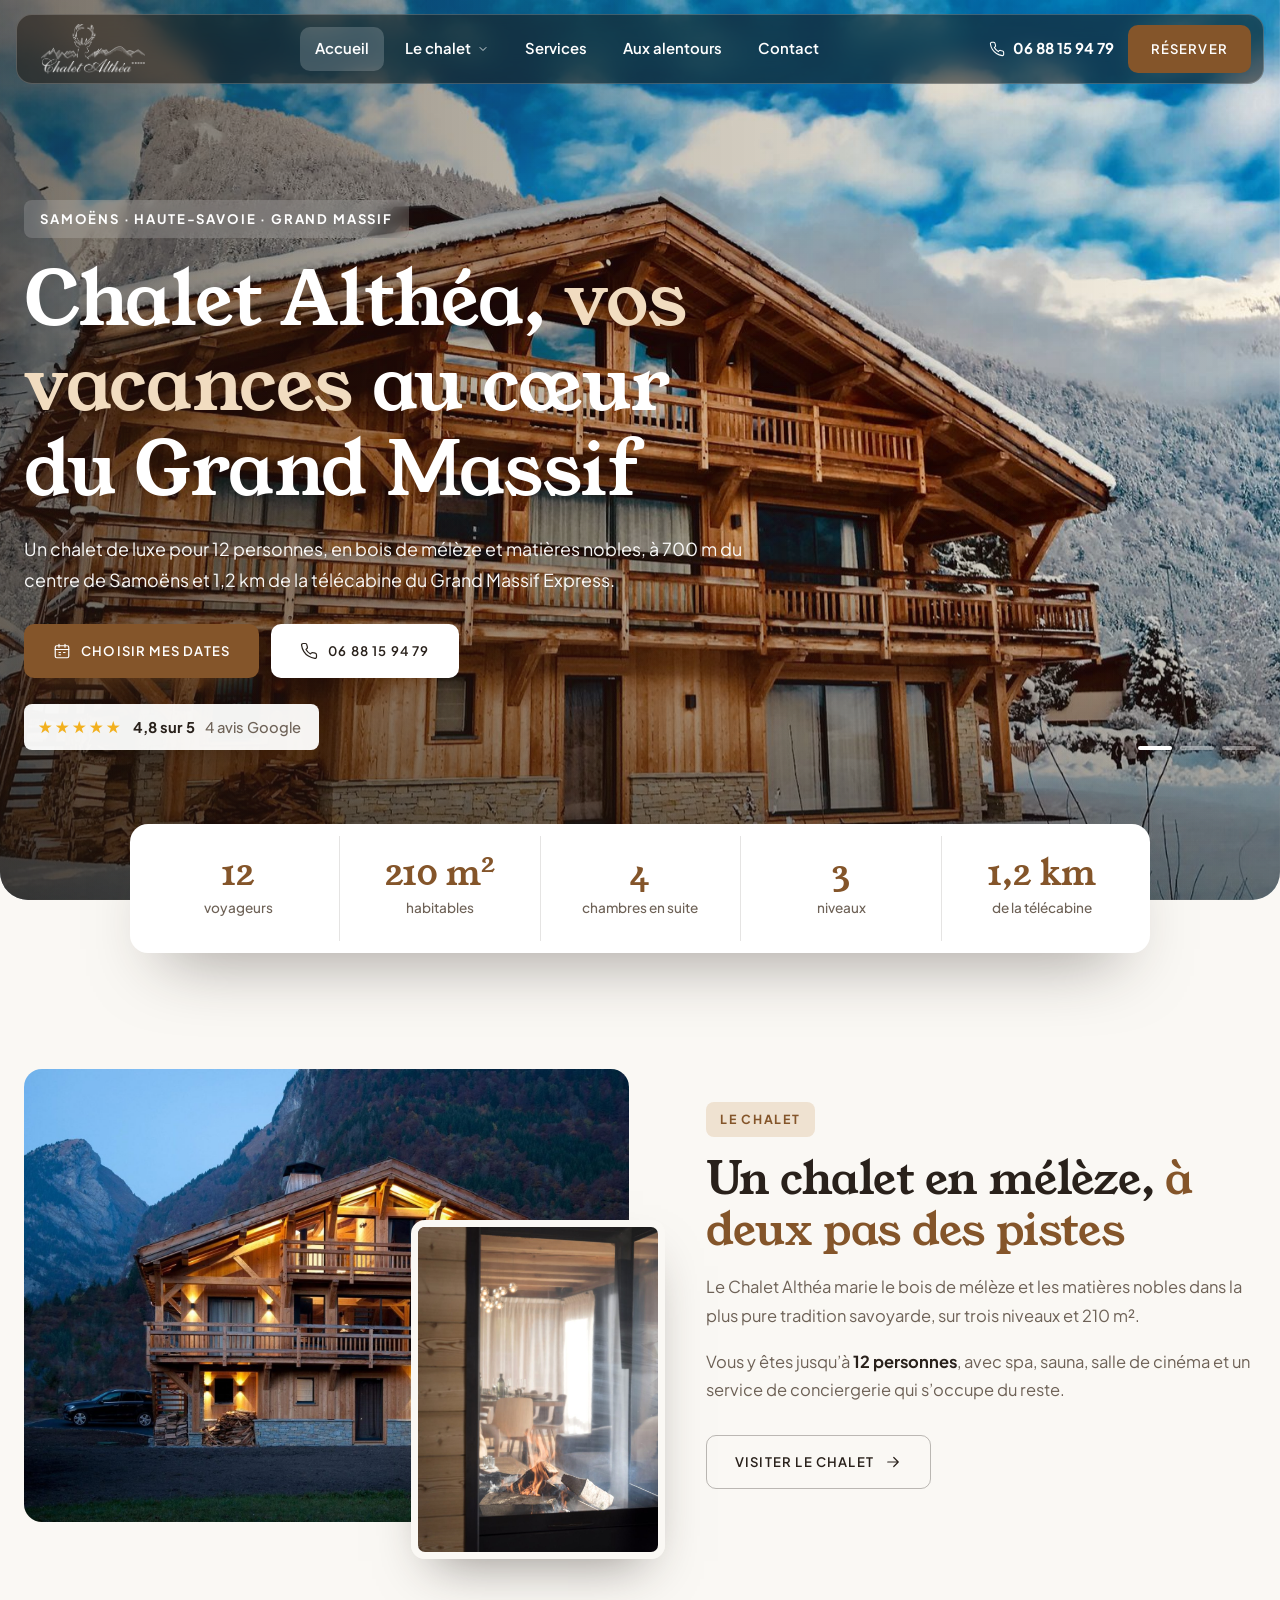
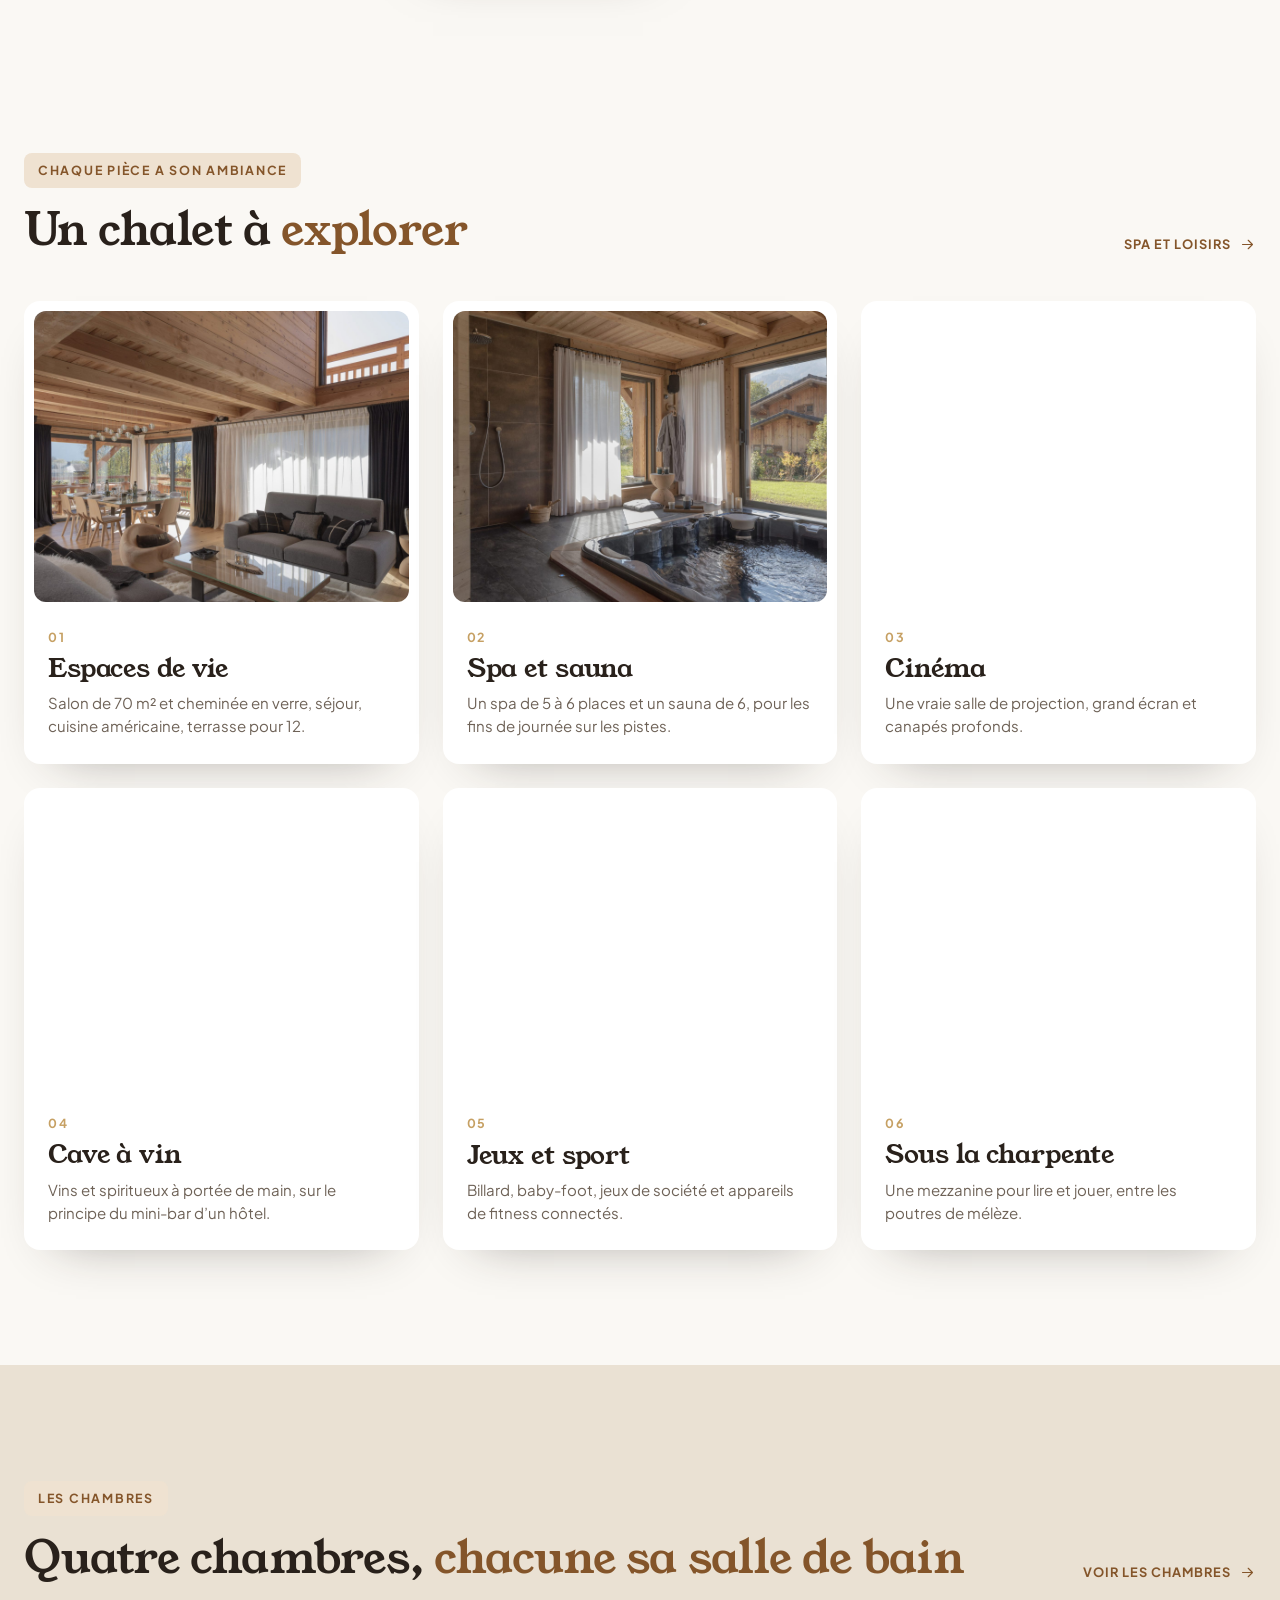
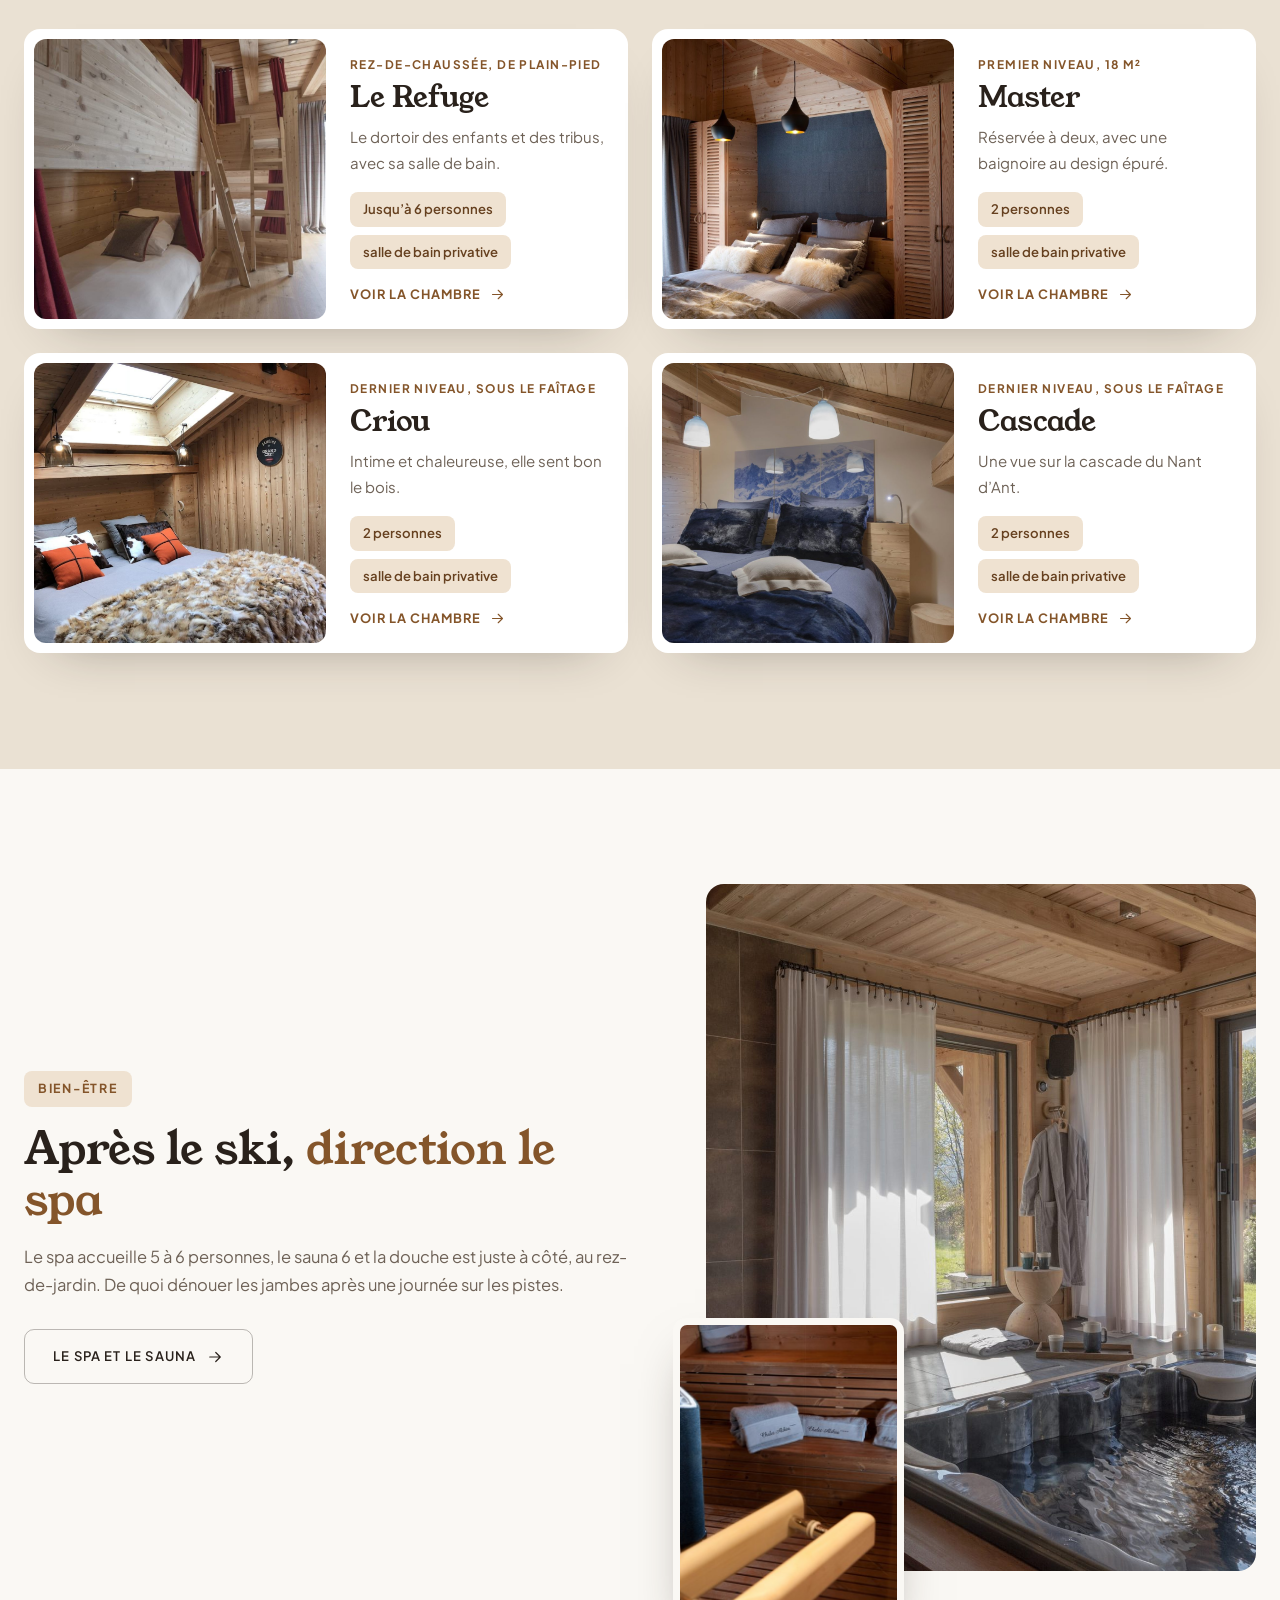
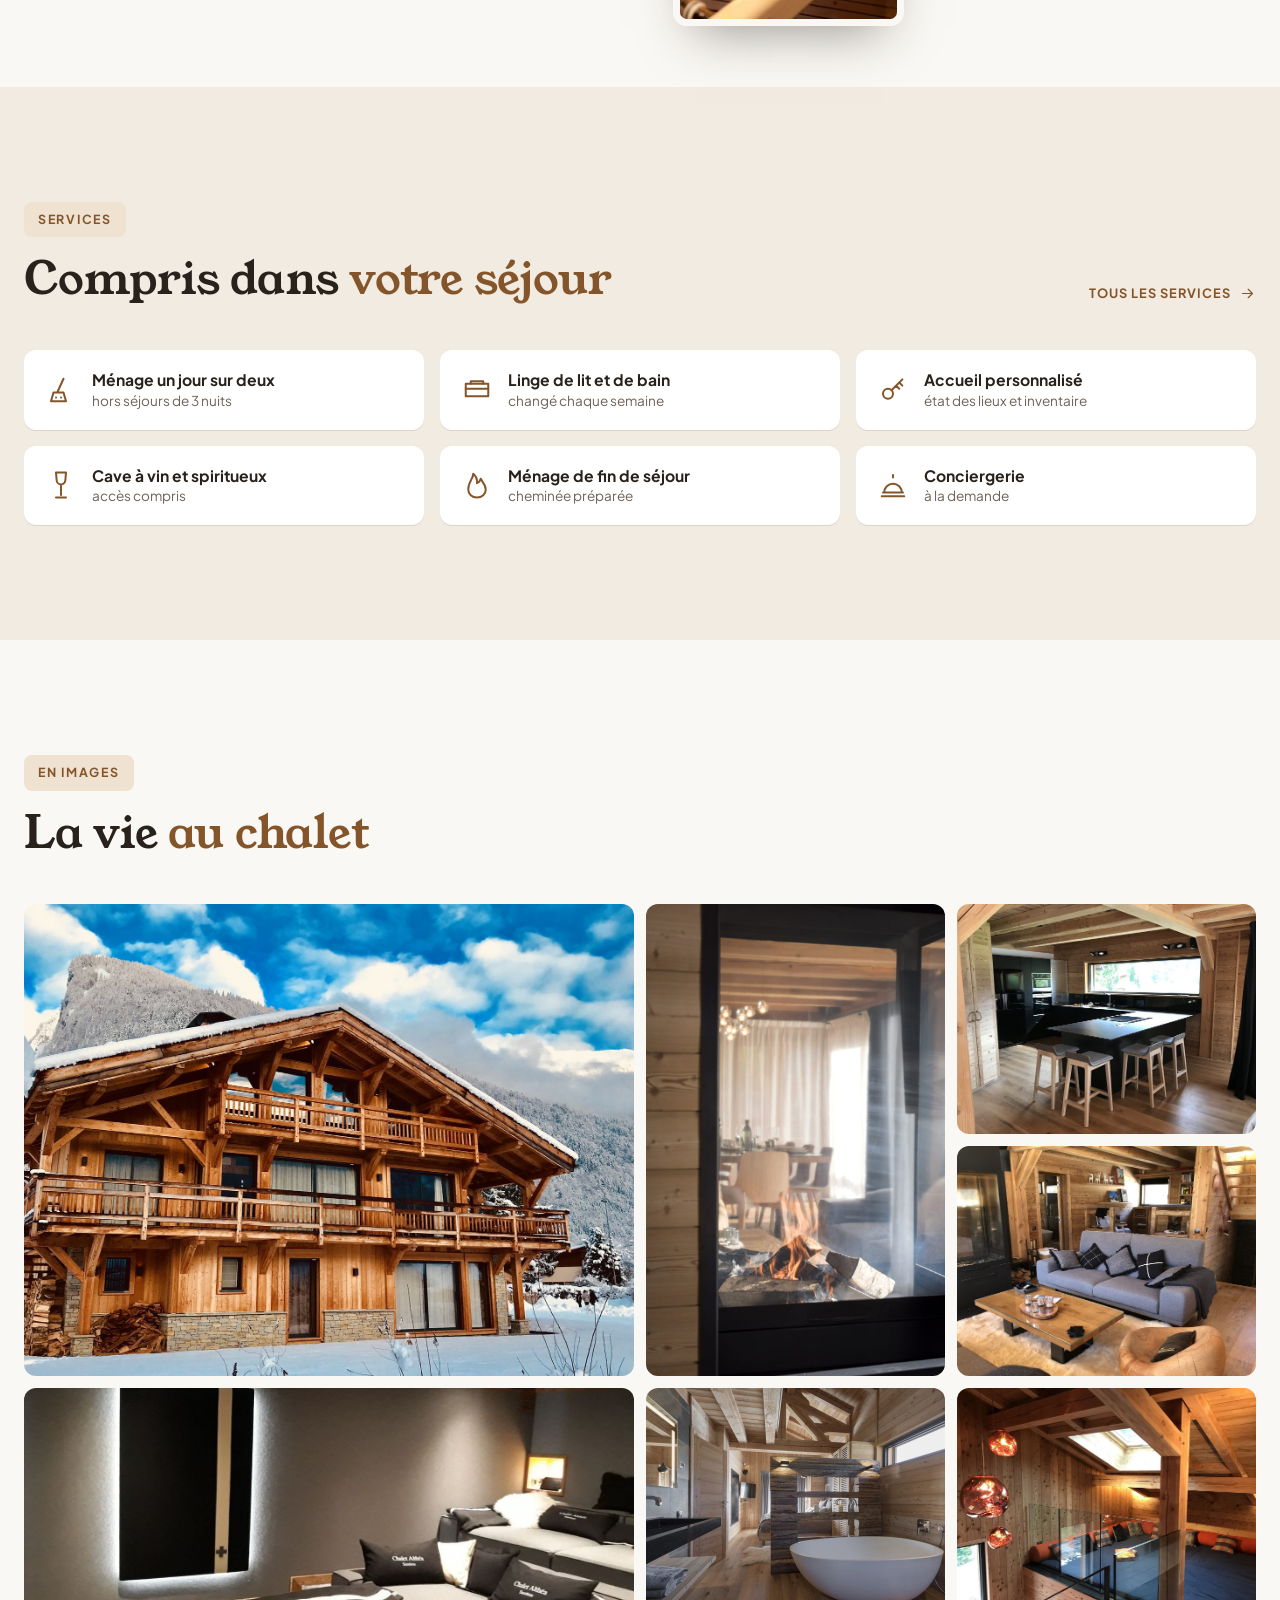
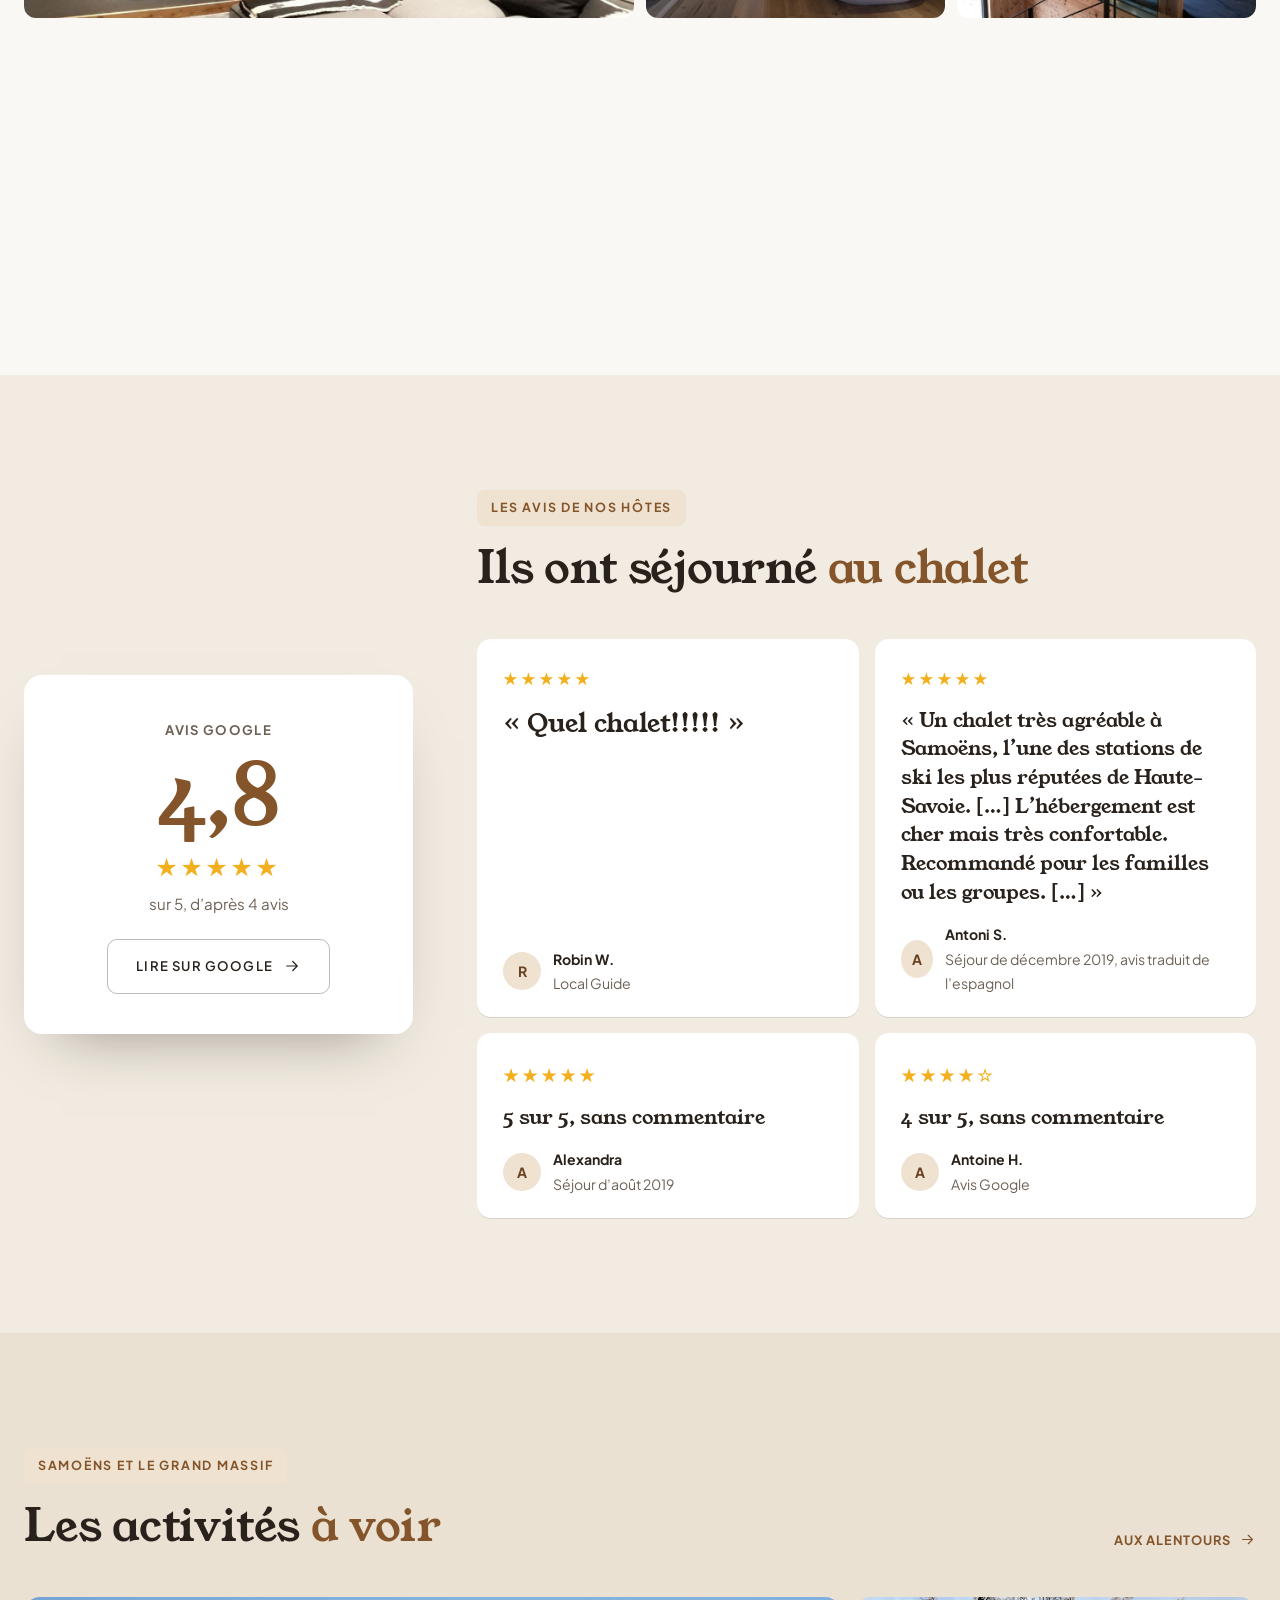
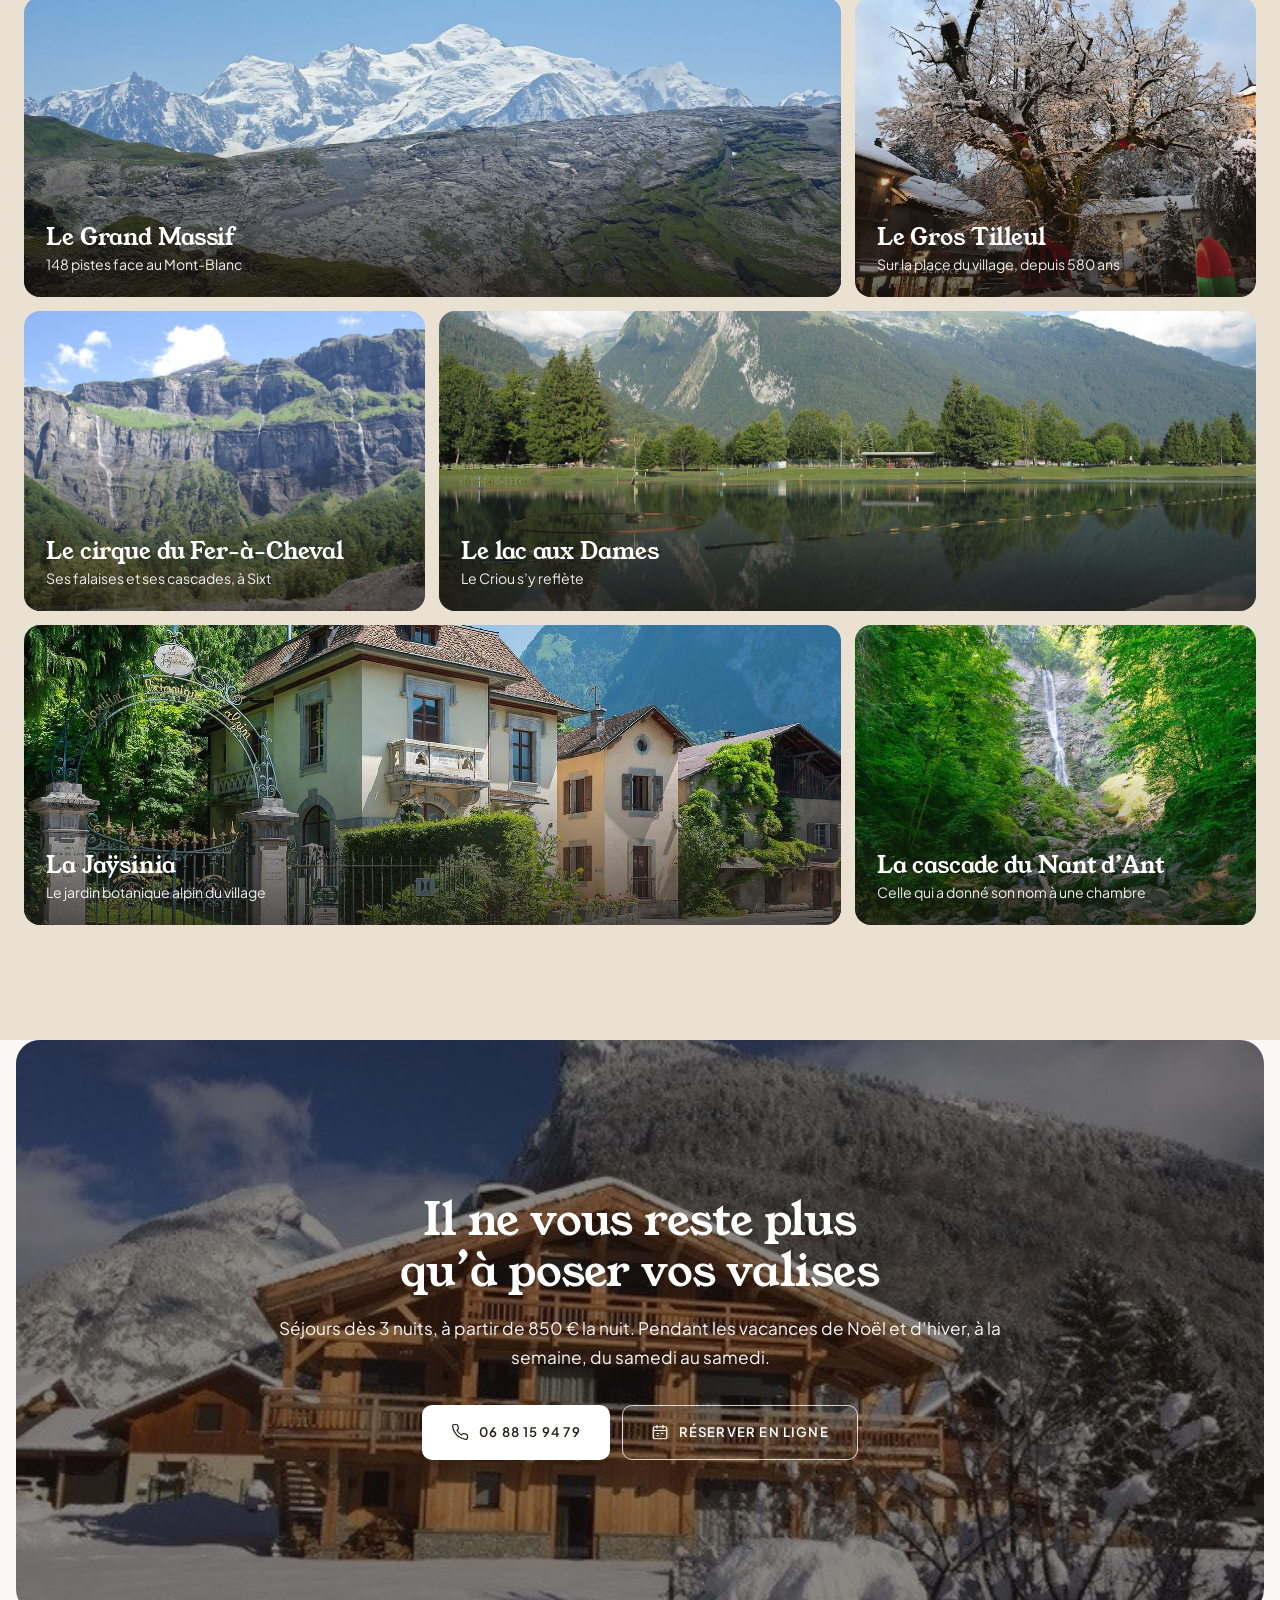
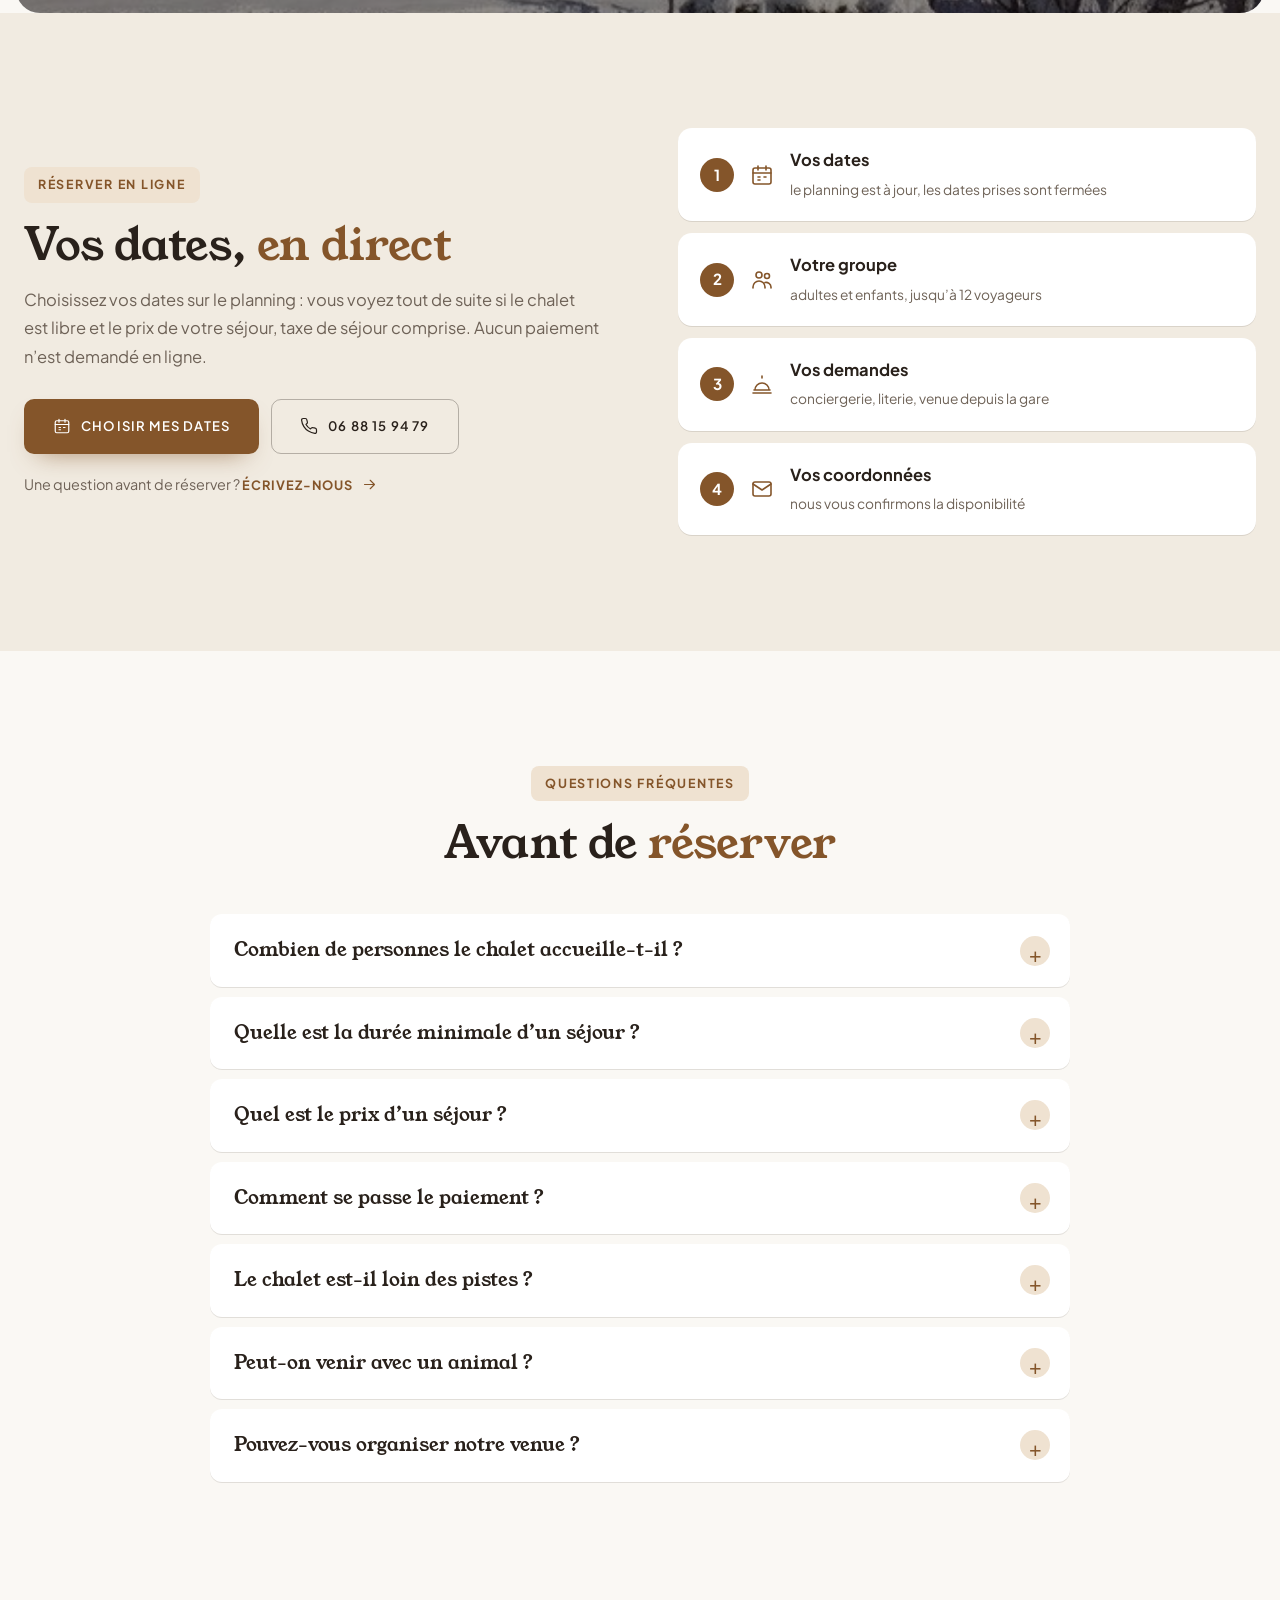
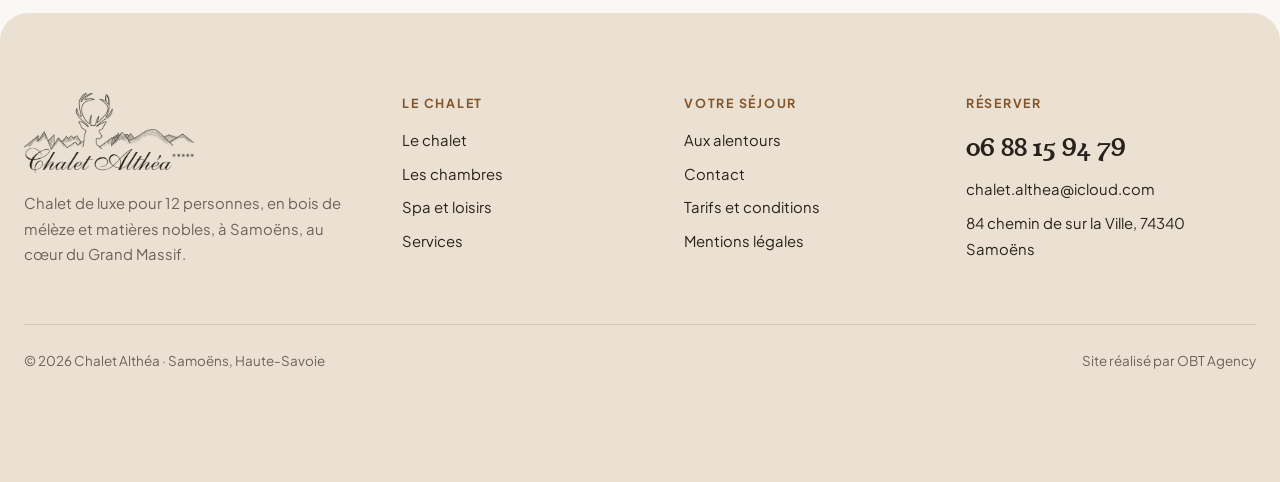
<file: index.html>
<!doctype html>
<html lang="fr">
<head>
<meta charset="utf-8">
<meta name="viewport" content="width=device-width, initial-scale=1">
<meta name="robots" content="noindex, nofollow">
<title>Chalet Althéa · Chalet de luxe pour 12 personnes à Samoëns</title>
<meta name="description" content="Chalet Althéa : chalet de luxe pour 12 personnes à Samoëns, au cœur du Grand Massif. 210 m² en bois de mélèze, quatre chambres en suite, spa, sauna, cinéma et conciergerie.">
<link rel="preconnect" href="https://fonts.googleapis.com">
<link rel="preconnect" href="https://fonts.gstatic.com" crossorigin>
<link href="https://fonts.googleapis.com/css2?family=Plus+Jakarta+Sans:wght@400;500;600;700&family=Young+Serif&display=swap" rel="stylesheet">
<link rel="stylesheet" href="css/style.css">
</head>
<body data-page="accueil">
<div class="loader" aria-hidden="true">
  <img class="fond" src="images/chalet/facade-crepuscule.jpg" alt="">
  <img class="logo-entree" src="images/logo-blanc.png" alt="">
</div>
<header class="entete">
  <div class="barre">
    <a class="logo" href="index.html" aria-label="Chalet Althéa, accueil"><img class="blanc" src="images/logo-blanc.png" alt="Chalet Althéa" width="900" height="425"><img class="sombre" src="images/logo-sombre.png" alt="" width="900" height="425"></a>
    <ul class="menu">
      <li><a href="index.html" class="actif">Accueil</a></li>
      <li><a class="ouvrir" href="le-chalet.html">Le chalet <svg viewBox="0 0 24 24" fill="none" stroke="currentColor" stroke-width="1.6" stroke-linecap="round" stroke-linejoin="round" aria-hidden="true"><path d="m6 9 6 6 6-6"/></svg></a>
        <div class="sous-menu"><a href="le-chalet.html"><img src="images/chalet/sejour.jpg" alt=""><span>Le chalet<small>Espaces de vie, terrasse, garage</small></span></a><a href="les-chambres.html"><img src="images/chalet/master.jpg" alt=""><span>Les chambres<small>Quatre chambres en suite</small></span></a><a href="spa-et-loisirs.html"><img src="images/chalet/spa.jpg" alt=""><span>Spa et loisirs<small>Spa, sauna, cinéma, jeux</small></span></a></div></li>
      <li><a href="services.html">Services</a></li>
      <li><a href="alentours.html">Aux alentours</a></li>
      <li><a href="contact.html">Contact</a></li>
    </ul>
    <div class="actions">
      <a class="tel-entete" href="tel:+33688159479"><svg viewBox="0 0 24 24" fill="none" stroke="currentColor" stroke-width="1.6" stroke-linecap="round" stroke-linejoin="round" aria-hidden="true"><path d="M22 16.9v3a2 2 0 0 1-2.2 2 19.8 19.8 0 0 1-8.6-3.1 19.5 19.5 0 0 1-6-6A19.8 19.8 0 0 1 2.1 4.2 2 2 0 0 1 4.1 2h3a2 2 0 0 1 2 1.7c.1 1 .4 1.9.7 2.8a2 2 0 0 1-.5 2.1L8 9.9a16 16 0 0 0 6 6l1.3-1.3a2 2 0 0 1 2.1-.4c.9.3 1.8.6 2.8.7a2 2 0 0 1 1.7 2z"/></svg><span>06 88 15 94 79</span></a>
      <a class="btn btn-plein" href="contact.html#reserver" data-obt-reserve>Réserver</a>
      <button class="burger" aria-label="Menu" aria-expanded="false"><span></span></button>
    </div>
  </div>
</header>
<main>
<section class="hero">
  <div class="diapos">
    <img class="fond actif" src="images/chalet/facade-neige.jpg" alt="Le Chalet Althéa sous la neige">
    <img class="fond" src="images/chalet/sejour.jpg" alt="Le salon et le séjour du Chalet Althéa">
    <img class="fond" src="images/chalet/spa.jpg" alt="Le spa face au jardin">
  </div>
  <div class="contenu">
    <span class="lieu">Samoëns · Haute-Savoie · Grand Massif</span>
    <h1>Chalet Althéa, <em>vos vacances</em> au cœur du Grand Massif</h1>
    <p class="sous">Un chalet de luxe pour 12 personnes, en bois de mélèze et matières nobles, à 700 m du centre de Samoëns et 1,2 km de la télécabine du Grand Massif Express.</p>
    <div class="boutons">
      <a class="btn btn-plein" href="contact.html#reserver" data-obt-reserve><svg viewBox="0 0 24 24" fill="none" stroke="currentColor" stroke-width="1.6" stroke-linecap="round" stroke-linejoin="round" aria-hidden="true"><rect x="3" y="5" width="18" height="16" rx="2"/><path d="M3 10h18M8 3v4M16 3v4M8 14h2M14 14h2M8 17h2"/></svg> Choisir mes dates</a>
      <a class="btn btn-blanc" href="tel:+33688159479"><svg viewBox="0 0 24 24" fill="none" stroke="currentColor" stroke-width="1.6" stroke-linecap="round" stroke-linejoin="round" aria-hidden="true"><path d="M22 16.9v3a2 2 0 0 1-2.2 2 19.8 19.8 0 0 1-8.6-3.1 19.5 19.5 0 0 1-6-6A19.8 19.8 0 0 1 2.1 4.2 2 2 0 0 1 4.1 2h3a2 2 0 0 1 2 1.7c.1 1 .4 1.9.7 2.8a2 2 0 0 1-.5 2.1L8 9.9a16 16 0 0 0 6 6l1.3-1.3a2 2 0 0 1 2.1-.4c.9.3 1.8.6 2.8.7a2 2 0 0 1 1.7 2z"/></svg> 06 88 15 94 79</a>
    </div>
    <a class="note-heros" href="https://www.google.com/maps/place/Chalet+Alth%C3%A9a/@46.079548,6.7319862,17z/data=!4m6!3m5!1s0x478eaa2f95cc3169:0xe7a4f62b1b229c98!8m2!3d46.079548!4d6.7319862" target="_blank" rel="noopener"><span class="etoiles" role="img" aria-label="4,8 étoiles sur 5">★★★★★</span><strong>4,8 sur 5</strong><span>4 avis Google</span></a>
  </div>
  <div class="points"><span class="actif"></span><span></span><span></span></div>
</section>

<section class="chiffres"><div class="conteneur grille"><div class="item"><strong>12</strong><span>voyageurs</span></div><div class="item"><strong>210 m²</strong><span>habitables</span></div><div class="item"><strong>4</strong><span>chambres en suite</span></div><div class="item"><strong>3</strong><span>niveaux</span></div><div class="item"><strong>1,2 km</strong><span>de la télécabine</span></div></div></section>

<section class="section">
  <div class="conteneur duo">
    <div class="photo-cadre paysage" data-reveal><img src="images/chalet/facade-crepuscule.jpg" alt="Le Chalet Althéa à la tombée de la nuit" loading="lazy" decoding="async"><img class="vignette" src="images/chalet/cheminee-verre.jpg" alt="La cheminée en verre du salon" loading="lazy" decoding="async"></div>
    <div class="duo-texte" data-reveal>
      <span class="surtitre">Le chalet</span>
      <h2>Un chalet en mélèze, <em class="it">à deux pas des pistes</em></h2>
      <p>Le Chalet Althéa marie le bois de mélèze et les matières nobles dans la plus pure tradition savoyarde, sur trois niveaux et 210 m².</p>
      <p>Vous y êtes jusqu’à <strong>12 personnes</strong>, avec spa, sauna, salle de cinéma et un service de conciergerie qui s’occupe du reste.</p>
      <div class="boutons"><a class="btn btn-contour" href="le-chalet.html">Visiter le chalet <svg viewBox="0 0 24 24" fill="none" stroke="currentColor" stroke-width="1.6" stroke-linecap="round" stroke-linejoin="round" aria-hidden="true"><path d="M5 12h14M13 6l6 6-6 6"/></svg></a></div>
    </div>
  </div>
</section>

<section class="section">
  <div class="conteneur">
    <div class="entete-section"><div><span class="surtitre">Chaque pièce a son ambiance</span><h2>Un chalet à <em class="it">explorer</em></h2></div><a class="lien-fleche" href="spa-et-loisirs.html">Spa et loisirs <svg viewBox="0 0 24 24" fill="none" stroke="currentColor" stroke-width="1.6" stroke-linecap="round" stroke-linejoin="round" aria-hidden="true"><path d="M5 12h14M13 6l6 6-6 6"/></svg></a></div>
    <div class="espaces"><a class="espace" href="le-chalet.html#espaces-de-vie" data-reveal><div class="vis"><img src="images/chalet/sejour.jpg" alt="Espaces de vie" loading="lazy" decoding="async"></div><div class="txt"><span class="num">01</span><h3>Espaces de vie</h3><p>Salon de 70 m² et cheminée en verre, séjour, cuisine américaine, terrasse pour 12.</p></div></a><a class="espace" href="spa-et-loisirs.html#bien-etre" data-reveal><div class="vis"><img src="images/chalet/spa.jpg" alt="Spa et sauna" loading="lazy" decoding="async"></div><div class="txt"><span class="num">02</span><h3>Spa et sauna</h3><p>Un spa de 5 à 6 places et un sauna de 6, pour les fins de journée sur les pistes.</p></div></a><a class="espace" href="spa-et-loisirs.html#cinema" data-reveal><div class="vis"><img src="images/chalet/cinema.jpg" alt="Cinéma" loading="lazy" decoding="async"></div><div class="txt"><span class="num">03</span><h3>Cinéma</h3><p>Une vraie salle de projection, grand écran et canapés profonds.</p></div></a><a class="espace" href="spa-et-loisirs.html#cave" data-reveal><div class="vis"><img src="images/chalet/cave.jpg" alt="Cave à vin" loading="lazy" decoding="async"></div><div class="txt"><span class="num">04</span><h3>Cave à vin</h3><p>Vins et spiritueux à portée de main, sur le principe du mini-bar d’un hôtel.</p></div></a><a class="espace" href="spa-et-loisirs.html#jeux" data-reveal><div class="vis"><img src="images/chalet/billard.jpg" alt="Jeux et sport" loading="lazy" decoding="async"></div><div class="txt"><span class="num">05</span><h3>Jeux et sport</h3><p>Billard, baby-foot, jeux de société et appareils de fitness connectés.</p></div></a><a class="espace" href="le-chalet.html#pratique" data-reveal><div class="vis"><img src="images/chalet/escalier.jpg" alt="Sous la charpente" loading="lazy" decoding="async"></div><div class="txt"><span class="num">06</span><h3>Sous la charpente</h3><p>Une mezzanine pour lire et jouer, entre les poutres de mélèze.</p></div></a></div>
  </div>
</section>

<section class="section sable">
  <div class="conteneur">
    <div class="entete-section"><div><span class="surtitre">Les chambres</span><h2>Quatre chambres, <em class="it">chacune sa salle de bain</em></h2></div><a class="lien-fleche" href="les-chambres.html">Voir les chambres <svg viewBox="0 0 24 24" fill="none" stroke="currentColor" stroke-width="1.6" stroke-linecap="round" stroke-linejoin="round" aria-hidden="true"><path d="M5 12h14M13 6l6 6-6 6"/></svg></a></div>
    <div class="chambres"><a class="chambre" href="chambre-le-refuge.html" data-reveal><div class="vis"><img src="images/chalet/refuge.jpg" alt="Le Refuge" loading="lazy" decoding="async"></div><div class="corps"><span class="etage">Rez-de-chaussée, de plain-pied</span><h3>Le Refuge</h3><p>Le dortoir des enfants et des tribus, avec sa salle de bain.</p><div class="pastilles"><span>Jusqu’à 6 personnes</span><span>salle de bain privative</span></div><span class="lien-fleche">Voir la chambre <svg viewBox="0 0 24 24" fill="none" stroke="currentColor" stroke-width="1.6" stroke-linecap="round" stroke-linejoin="round" aria-hidden="true"><path d="M5 12h14M13 6l6 6-6 6"/></svg></span></div></a><a class="chambre" href="chambre-master.html" data-reveal><div class="vis"><img src="images/chalet/master.jpg" alt="Master" loading="lazy" decoding="async"></div><div class="corps"><span class="etage">Premier niveau, 18 m²</span><h3>Master</h3><p>Réservée à deux, avec une baignoire au design épuré.</p><div class="pastilles"><span>2 personnes</span><span>salle de bain privative</span></div><span class="lien-fleche">Voir la chambre <svg viewBox="0 0 24 24" fill="none" stroke="currentColor" stroke-width="1.6" stroke-linecap="round" stroke-linejoin="round" aria-hidden="true"><path d="M5 12h14M13 6l6 6-6 6"/></svg></span></div></a><a class="chambre" href="chambre-criou.html" data-reveal><div class="vis"><img src="images/chalet/criou-chambre.jpg" alt="Criou" loading="lazy" decoding="async"></div><div class="corps"><span class="etage">Dernier niveau, sous le faîtage</span><h3>Criou</h3><p>Intime et chaleureuse, elle sent bon le bois.</p><div class="pastilles"><span>2 personnes</span><span>salle de bain privative</span></div><span class="lien-fleche">Voir la chambre <svg viewBox="0 0 24 24" fill="none" stroke="currentColor" stroke-width="1.6" stroke-linecap="round" stroke-linejoin="round" aria-hidden="true"><path d="M5 12h14M13 6l6 6-6 6"/></svg></span></div></a><a class="chambre" href="chambre-cascade.html" data-reveal><div class="vis"><img src="images/chalet/cascade-chambre.jpg" alt="Cascade" loading="lazy" decoding="async"></div><div class="corps"><span class="etage">Dernier niveau, sous le faîtage</span><h3>Cascade</h3><p>Une vue sur la cascade du Nant d’Ant.</p><div class="pastilles"><span>2 personnes</span><span>salle de bain privative</span></div><span class="lien-fleche">Voir la chambre <svg viewBox="0 0 24 24" fill="none" stroke="currentColor" stroke-width="1.6" stroke-linecap="round" stroke-linejoin="round" aria-hidden="true"><path d="M5 12h14M13 6l6 6-6 6"/></svg></span></div></a></div>
  </div>
</section>

<section class="section">
  <div class="conteneur duo inverse">
    <div class="photo-cadre" data-reveal><img src="images/chalet/spa.jpg" alt="Le spa face au jardin" loading="lazy" decoding="async"><img class="vignette" src="images/chalet/sauna.jpg" alt="Le sauna" loading="lazy" decoding="async"></div>
    <div class="duo-texte" data-reveal>
      <span class="surtitre">Bien-être</span>
      <h2>Après le ski, <em class="it">direction le spa</em></h2>
      <p>Le spa accueille 5 à 6 personnes, le sauna 6 et la douche est juste à côté, au rez-de-jardin. De quoi dénouer les jambes après une journée sur les pistes.</p>
      <div class="boutons"><a class="btn btn-contour" href="spa-et-loisirs.html#bien-etre">Le spa et le sauna <svg viewBox="0 0 24 24" fill="none" stroke="currentColor" stroke-width="1.6" stroke-linecap="round" stroke-linejoin="round" aria-hidden="true"><path d="M5 12h14M13 6l6 6-6 6"/></svg></a></div>
    </div>
  </div>
</section>

<section class="section givre">
  <div class="conteneur">
    <div class="entete-section"><div><span class="surtitre">Services</span><h2>Compris dans <em class="it">votre séjour</em></h2></div><a class="lien-fleche" href="services.html">Tous les services <svg viewBox="0 0 24 24" fill="none" stroke="currentColor" stroke-width="1.6" stroke-linecap="round" stroke-linejoin="round" aria-hidden="true"><path d="M5 12h14M13 6l6 6-6 6"/></svg></a></div>
    <div class="compris"><div class="bloc" data-reveal><svg viewBox="0 0 24 24" fill="none" stroke="currentColor" stroke-width="1.6" stroke-linecap="round" stroke-linejoin="round" aria-hidden="true"><path d="M14 3 9 14M6 14h8l2 7H4z"/><path d="M8 18h.01M12 18h.01"/></svg><div><strong>Ménage un jour sur deux</strong><small>hors séjours de 3 nuits</small></div></div><div class="bloc" data-reveal><svg viewBox="0 0 24 24" fill="none" stroke="currentColor" stroke-width="1.6" stroke-linecap="round" stroke-linejoin="round" aria-hidden="true"><path d="M3 7h18v10H3z"/><path d="M3 11h18M7 7V5h10v2"/></svg><div><strong>Linge de lit et de bain</strong><small>changé chaque semaine</small></div></div><div class="bloc" data-reveal><svg viewBox="0 0 24 24" fill="none" stroke="currentColor" stroke-width="1.6" stroke-linecap="round" stroke-linejoin="round" aria-hidden="true"><circle cx="8" cy="15" r="4"/><path d="m10.8 12.2 8.7-8.7M17 6l2.5 2.5M14.5 8.5 17 11"/></svg><div><strong>Accueil personnalisé</strong><small>état des lieux et inventaire</small></div></div><div class="bloc" data-reveal><svg viewBox="0 0 24 24" fill="none" stroke="currentColor" stroke-width="1.6" stroke-linecap="round" stroke-linejoin="round" aria-hidden="true"><path d="M8 2h8l-.5 6a3.5 3.5 0 0 1-7 0zM12 11.5V20M8 22h8"/></svg><div><strong>Cave à vin et spiritueux</strong><small>accès compris</small></div></div><div class="bloc" data-reveal><svg viewBox="0 0 24 24" fill="none" stroke="currentColor" stroke-width="1.6" stroke-linecap="round" stroke-linejoin="round" aria-hidden="true"><path d="M12 22c4 0 7-2.7 7-6.5 0-3.6-2.6-5.6-4-8.5-.6 2-1.6 3-3 3.5.3-2.8-.7-5.5-3-7.5.2 3.6-4 6.4-4 12.5C5 19.3 8 22 12 22z"/></svg><div><strong>Ménage de fin de séjour</strong><small>cheminée préparée</small></div></div><div class="bloc" data-reveal><svg viewBox="0 0 24 24" fill="none" stroke="currentColor" stroke-width="1.6" stroke-linecap="round" stroke-linejoin="round" aria-hidden="true"><path d="M4 18h16M12 4v2M5 18a7 7 0 0 1 14 0M3 21h18"/></svg><div><strong>Conciergerie</strong><small>à la demande</small></div></div></div>
  </div>
</section>

<section class="section">
  <div class="conteneur">
    <div class="entete-section"><div><span class="surtitre">En images</span><h2>La vie <em class="it">au chalet</em></h2></div></div>
    <div class="mosaique" data-reveal><button class="grand" data-galerie="images/chalet/facade-neige.jpg" data-legende="Le chalet sous la neige" aria-label="Agrandir : Le chalet sous la neige"><img src="images/chalet/facade-neige.jpg" alt="Le chalet sous la neige" loading="lazy" decoding="async"><span>Le chalet sous la neige</span></button><button class="haut" data-galerie="images/chalet/cheminee-verre.jpg" data-legende="La cheminée en verre" aria-label="Agrandir : La cheminée en verre"><img src="images/chalet/cheminee-verre.jpg" alt="La cheminée en verre" loading="lazy" decoding="async"><span>La cheminée en verre</span></button><button class="" data-galerie="images/chalet/cuisine.jpg" data-legende="La cuisine américaine" aria-label="Agrandir : La cuisine américaine"><img src="images/chalet/cuisine.jpg" alt="La cuisine américaine" loading="lazy" decoding="async"><span>La cuisine américaine</span></button><button class="" data-galerie="images/chalet/salon.jpg" data-legende="Le salon" aria-label="Agrandir : Le salon"><img src="images/chalet/salon.jpg" alt="Le salon" loading="lazy" decoding="async"><span>Le salon</span></button><button class="large" data-galerie="images/chalet/cinema-salon.jpg" data-legende="La salle de cinéma" aria-label="Agrandir : La salle de cinéma"><img src="images/chalet/cinema-salon.jpg" alt="La salle de cinéma" loading="lazy" decoding="async"><span>La salle de cinéma</span></button><button class="" data-galerie="images/chalet/master-bain.jpg" data-legende="La salle de bain de la Master" aria-label="Agrandir : La salle de bain de la Master"><img src="images/chalet/master-bain.jpg" alt="La salle de bain de la Master" loading="lazy" decoding="async"><span>La salle de bain de la Master</span></button><button class="" data-galerie="images/chalet/mezzanine.jpg" data-legende="La mezzanine sous la charpente" aria-label="Agrandir : La mezzanine sous la charpente"><img src="images/chalet/mezzanine.jpg" alt="La mezzanine sous la charpente" loading="lazy" decoding="async"><span>La mezzanine sous la charpente</span></button><button class="large" data-galerie="images/chalet/spa-douche.jpg" data-legende="Le spa au rez-de-jardin" aria-label="Agrandir : Le spa au rez-de-jardin"><img src="images/chalet/spa-douche.jpg" alt="Le spa au rez-de-jardin" loading="lazy" decoding="async"><span>Le spa au rez-de-jardin</span></button><button class="" data-galerie="images/chalet/baby-foot.jpg" data-legende="Le baby-foot" aria-label="Agrandir : Le baby-foot"><img src="images/chalet/baby-foot.jpg" alt="Le baby-foot" loading="lazy" decoding="async"><span>Le baby-foot</span></button><button class="" data-galerie="images/chalet/noel.jpg" data-legende="Noël au chalet" aria-label="Agrandir : Noël au chalet"><img src="images/chalet/noel.jpg" alt="Noël au chalet" loading="lazy" decoding="async"><span>Noël au chalet</span></button></div>
  </div>
</section>

<section class="section givre" id="avis">
  <div class="conteneur avis-bloc">
    <div class="score" data-reveal>
      <div class="google">Avis Google</div>
      <div class="gros">4,8</div>
      <div class="etoiles" role="img" aria-label="4,8 étoiles sur 5">★★★★★</div>
      <p>sur 5, d’après 4 avis</p>
      <a class="btn btn-contour" href="https://www.google.com/maps/place/Chalet+Alth%C3%A9a/@46.079548,6.7319862,17z/data=!4m6!3m5!1s0x478eaa2f95cc3169:0xe7a4f62b1b229c98!8m2!3d46.079548!4d6.7319862" target="_blank" rel="noopener">Lire sur Google <svg viewBox="0 0 24 24" fill="none" stroke="currentColor" stroke-width="1.6" stroke-linecap="round" stroke-linejoin="round" aria-hidden="true"><path d="M5 12h14M13 6l6 6-6 6"/></svg></a>
    </div>
    <div>
      <div class="entete-section"><div><span class="surtitre">Les avis de nos hôtes</span><h2>Ils ont séjourné <em class="it">au chalet</em></h2></div></div>
      <div class="avis-grille"><figure class="avis court" data-reveal><div class="etoiles" role="img" aria-label="5 étoiles sur 5">★★★★★</div><blockquote>«&nbsp;Quel chalet!!!!!&nbsp;»</blockquote><footer><span class="rond">R</span><span><strong>Robin W.</strong>Local Guide</span></footer></figure><figure class="avis" data-reveal><div class="etoiles" role="img" aria-label="5 étoiles sur 5">★★★★★</div><blockquote>«&nbsp;Un chalet très agréable à Samoëns, l’une des stations de ski les plus réputées de Haute-Savoie. […] L’hébergement est cher mais très confortable. Recommandé pour les familles ou les groupes. […]&nbsp;»</blockquote><footer><span class="rond">A</span><span><strong>Antoni S.</strong>Séjour de décembre 2019, avis traduit de l’espagnol</span></footer></figure><figure class="avis sans-texte" data-reveal><div class="etoiles" role="img" aria-label="5 étoiles sur 5">★★★★★</div><blockquote>5 sur 5, sans commentaire</blockquote><footer><span class="rond">A</span><span><strong>Alexandra</strong>Séjour d’août 2019</span></footer></figure><figure class="avis sans-texte" data-reveal><div class="etoiles" role="img" aria-label="4 étoiles sur 5">★★★★☆</div><blockquote>4 sur 5, sans commentaire</blockquote><footer><span class="rond">A</span><span><strong>Antoine H.</strong>Avis Google</span></footer></figure></div>
    </div>
  </div>
</section>

<section class="section sable">
  <div class="conteneur">
    <div class="entete-section"><div><span class="surtitre">Samoëns et le Grand Massif</span><h2>Les activités <em class="it">à voir</em></h2></div><a class="lien-fleche" href="alentours.html">Aux alentours <svg viewBox="0 0 24 24" fill="none" stroke="currentColor" stroke-width="1.6" stroke-linecap="round" stroke-linejoin="round" aria-hidden="true"><path d="M5 12h14M13 6l6 6-6 6"/></svg></a></div>
    <div class="activites"><div class="activite large" data-reveal><img src="images/region/mont-blanc.jpg" alt="Le Grand Massif" loading="lazy" decoding="async"><div class="txt"><h3>Le Grand Massif</h3><small>148 pistes face au Mont-Blanc</small></div></div><div class="activite" data-reveal><img src="images/region/tilleul-neige.jpg" alt="Le Gros Tilleul" loading="lazy" decoding="async"><div class="txt"><h3>Le Gros Tilleul</h3><small>Sur la place du village, depuis 580 ans</small></div></div><div class="activite" data-reveal><img src="images/region/fer-a-cheval.jpg" alt="Le cirque du Fer-à-Cheval" loading="lazy" decoding="async"><div class="txt"><h3>Le cirque du Fer-à-Cheval</h3><small>Ses falaises et ses cascades, à Sixt</small></div></div><div class="activite large" data-reveal><img src="images/region/lac-aux-dames.jpg" alt="Le lac aux Dames" loading="lazy" decoding="async"><div class="txt"><h3>Le lac aux Dames</h3><small>Le Criou s’y reflète</small></div></div><div class="activite large" data-reveal><img src="images/region/jaysinia.jpg" alt="La Jaÿsinia" loading="lazy" decoding="async"><div class="txt"><h3>La Jaÿsinia</h3><small>Le jardin botanique alpin du village</small></div></div><div class="activite" data-reveal><img src="images/region/cascade.jpg" alt="La cascade du Nant d’Ant" loading="lazy" decoding="async"><div class="txt"><h3>La cascade du Nant d’Ant</h3><small>Celle qui a donné son nom à une chambre</small></div></div></div>
  </div>
</section>

<section class="appel">
  <img src="images/chalet/facade-neige-2.jpg" alt="" loading="lazy" decoding="async">
  <div class="conteneur">
    <h2>Il ne vous reste plus qu’à poser vos valises</h2>
    <p>Séjours dès 3 nuits, à partir de 850 € la nuit. Pendant les vacances de Noël et d’hiver, à la semaine, du samedi au samedi.</p>
    <div class="boutons"><a class="btn btn-blanc" href="tel:+33688159479"><svg viewBox="0 0 24 24" fill="none" stroke="currentColor" stroke-width="1.6" stroke-linecap="round" stroke-linejoin="round" aria-hidden="true"><path d="M22 16.9v3a2 2 0 0 1-2.2 2 19.8 19.8 0 0 1-8.6-3.1 19.5 19.5 0 0 1-6-6A19.8 19.8 0 0 1 2.1 4.2 2 2 0 0 1 4.1 2h3a2 2 0 0 1 2 1.7c.1 1 .4 1.9.7 2.8a2 2 0 0 1-.5 2.1L8 9.9a16 16 0 0 0 6 6l1.3-1.3a2 2 0 0 1 2.1-.4c.9.3 1.8.6 2.8.7a2 2 0 0 1 1.7 2z"/></svg> 06 88 15 94 79</a><a class="btn btn-contour-blanc" href="contact.html#reserver" data-obt-reserve><svg viewBox="0 0 24 24" fill="none" stroke="currentColor" stroke-width="1.6" stroke-linecap="round" stroke-linejoin="round" aria-hidden="true"><rect x="3" y="5" width="18" height="16" rx="2"/><path d="M3 10h18M8 3v4M16 3v4M8 14h2M14 14h2M8 17h2"/></svg> Réserver en ligne</a></div>
  </div>
</section>

<section class="section givre" id="reservation">
  <div class="conteneur bloc-resa">
    <div data-reveal>
      <span class="surtitre">Réserver en ligne</span>
      <h2>Vos dates, <em class="it">en direct</em></h2>
      <p class="intro-contact">Choisissez vos dates sur le planning : vous voyez tout de suite si le chalet est libre et le prix de votre séjour, taxe de séjour comprise. Aucun paiement n’est demandé en ligne.</p>
      <div class="boutons"><a class="btn btn-plein" href="contact.html#reserver" data-obt-reserve><svg viewBox="0 0 24 24" fill="none" stroke="currentColor" stroke-width="1.6" stroke-linecap="round" stroke-linejoin="round" aria-hidden="true"><rect x="3" y="5" width="18" height="16" rx="2"/><path d="M3 10h18M8 3v4M16 3v4M8 14h2M14 14h2M8 17h2"/></svg> Choisir mes dates</a><a class="btn btn-contour" href="tel:+33688159479"><svg viewBox="0 0 24 24" fill="none" stroke="currentColor" stroke-width="1.6" stroke-linecap="round" stroke-linejoin="round" aria-hidden="true"><path d="M22 16.9v3a2 2 0 0 1-2.2 2 19.8 19.8 0 0 1-8.6-3.1 19.5 19.5 0 0 1-6-6A19.8 19.8 0 0 1 2.1 4.2 2 2 0 0 1 4.1 2h3a2 2 0 0 1 2 1.7c.1 1 .4 1.9.7 2.8a2 2 0 0 1-.5 2.1L8 9.9a16 16 0 0 0 6 6l1.3-1.3a2 2 0 0 1 2.1-.4c.9.3 1.8.6 2.8.7a2 2 0 0 1 1.7 2z"/></svg> 06 88 15 94 79</a></div>
      <p class="petit">Une question avant de réserver ? <a class="lien-fleche" href="contact.html">Écrivez-nous <svg viewBox="0 0 24 24" fill="none" stroke="currentColor" stroke-width="1.6" stroke-linecap="round" stroke-linejoin="round" aria-hidden="true"><path d="M5 12h14M13 6l6 6-6 6"/></svg></a></p>
    </div>
    <ol class="etapes-resa" data-reveal><li><span class="num">1</span><svg viewBox="0 0 24 24" fill="none" stroke="currentColor" stroke-width="1.6" stroke-linecap="round" stroke-linejoin="round" aria-hidden="true"><rect x="3" y="5" width="18" height="16" rx="2"/><path d="M3 10h18M8 3v4M16 3v4M8 14h2M14 14h2M8 17h2"/></svg><div><strong>Vos dates</strong><small>le planning est à jour, les dates prises sont fermées</small></div></li><li><span class="num">2</span><svg viewBox="0 0 24 24" fill="none" stroke="currentColor" stroke-width="1.6" stroke-linecap="round" stroke-linejoin="round" aria-hidden="true"><circle cx="9" cy="7" r="3"/><circle cx="17" cy="8" r="2.5"/><path d="M3 20v-1a6 6 0 0 1 12 0v1M15 14.5a5 5 0 0 1 6 4.5v1"/></svg><div><strong>Votre groupe</strong><small>adultes et enfants, jusqu’à 12 voyageurs</small></div></li><li><span class="num">3</span><svg viewBox="0 0 24 24" fill="none" stroke="currentColor" stroke-width="1.6" stroke-linecap="round" stroke-linejoin="round" aria-hidden="true"><path d="M4 18h16M12 4v2M5 18a7 7 0 0 1 14 0M3 21h18"/></svg><div><strong>Vos demandes</strong><small>conciergerie, literie, venue depuis la gare</small></div></li><li><span class="num">4</span><svg viewBox="0 0 24 24" fill="none" stroke="currentColor" stroke-width="1.6" stroke-linecap="round" stroke-linejoin="round" aria-hidden="true"><rect x="3" y="5" width="18" height="14" rx="2"/><path d="m3 7 9 6 9-6"/></svg><div><strong>Vos coordonnées</strong><small>nous vous confirmons la disponibilité</small></div></li></ol>
  </div>
</section>
<section class="section">
  <div class="conteneur">
    <div class="entete-section centre"><div><span class="surtitre">Questions fréquentes</span><h2>Avant de <em class="it">réserver</em></h2></div></div>
    <div class="faq"><details><summary>Combien de personnes le chalet accueille-t-il ?</summary><p>Jusqu’à 12 voyageurs, dans quatre chambres qui ont chacune leur salle de bain : Le Refuge (jusqu’à 6), la Master (2), Criou (2) et Cascade (2). Lits bébé et chaise bébé sont disponibles.</p></details><details><summary>Quelle est la durée minimale d’un séjour ?</summary><p>Trois nuits. Pendant les vacances scolaires de Noël et d’hiver, le chalet se loue à la semaine, du samedi 16 h au samedi 10 h.</p></details><details><summary>Quel est le prix d’un séjour ?</summary><p>À partir de 850 € la nuit, taxe de séjour en sus (3,50 € par adulte et par nuit). Le bouton « Réserver » affiche le prix exact de vos dates.</p></details><details><summary>Comment se passe le paiement ?</summary><p>40 % à la réservation, 30 % un mois avant l’arrivée et le solde 8 jours avant l’arrivée, par virement. Aucun paiement n’est demandé en ligne. Une caution de 4 000 € est versée avant l’arrivée, par virement, puis restituée dans les 15 jours qui suivent le séjour.</p></details><details><summary>Le chalet est-il loin des pistes ?</summary><p>Il est à 700 m du centre du village et à 1,2 km de la télécabine du Grand Massif Express. L’arrêt du Ski-Bus est à 50 m du chalet, au pont de Clévieux.</p></details><details><summary>Peut-on venir avec un animal ?</summary><p>Non, les animaux ne sont pas admis au chalet.</p></details><details><summary>Pouvez-vous organiser notre venue ?</summary><p>Oui. Nous pouvons organiser votre venue à Samoëns depuis votre lieu d’arrivée ou de départ, gare ou aéroport : il suffit de nous le demander.</p></details></div>
  </div>
</section>
</main>
<footer class="pied">
  <div class="conteneur">
    <div class="grille">
      <div>
        <a class="logo-pied" href="index.html"><img src="images/logo-sombre.png" alt="Chalet Althéa" width="900" height="425"></a>
        <p>Chalet de luxe pour 12 personnes, en bois de mélèze et matières nobles, à Samoëns, au cœur du Grand Massif.</p>
      </div>
      <div><h4>Le chalet</h4><ul><li><a href="le-chalet.html">Le chalet</a></li><li><a href="les-chambres.html">Les chambres</a></li><li><a href="spa-et-loisirs.html">Spa et loisirs</a></li><li><a href="services.html">Services</a></li></ul></div>
      <div><h4>Votre séjour</h4><ul><li><a href="alentours.html">Aux alentours</a></li><li><a href="contact.html">Contact</a></li><li><a href="contact.html#conditions">Tarifs et conditions</a></li><li><a href="mentions-legales.html">Mentions légales</a></li></ul></div>
      <div><h4>Réserver</h4><ul><li><a class="tel-pied" href="tel:+33688159479">06 88 15 94 79</a></li><li><a href="mailto:chalet.althea@icloud.com">chalet.althea@icloud.com</a></li><li>84 chemin de sur la Ville, 74340 Samoëns</li></ul></div>
    </div>
    <div class="bas"><span>© 2026 Chalet Althéa · Samoëns, Haute-Savoie</span><span>Site réalisé par OBT Agency</span></div>
  </div>
</footer>
<nav class="barre-mobile" aria-label="Contact rapide">
  <a class="appeler" href="tel:+33688159479"><svg viewBox="0 0 24 24" fill="none" stroke="currentColor" stroke-width="1.6" stroke-linecap="round" stroke-linejoin="round" aria-hidden="true"><path d="M22 16.9v3a2 2 0 0 1-2.2 2 19.8 19.8 0 0 1-8.6-3.1 19.5 19.5 0 0 1-6-6A19.8 19.8 0 0 1 2.1 4.2 2 2 0 0 1 4.1 2h3a2 2 0 0 1 2 1.7c.1 1 .4 1.9.7 2.8a2 2 0 0 1-.5 2.1L8 9.9a16 16 0 0 0 6 6l1.3-1.3a2 2 0 0 1 2.1-.4c.9.3 1.8.6 2.8.7a2 2 0 0 1 1.7 2z"/></svg> Appeler</a>
  <a href="contact.html#reserver" data-obt-reserve><svg viewBox="0 0 24 24" fill="none" stroke="currentColor" stroke-width="1.6" stroke-linecap="round" stroke-linejoin="round" aria-hidden="true"><rect x="3" y="5" width="18" height="16" rx="2"/><path d="M3 10h18M8 3v4M16 3v4M8 14h2M14 14h2M8 17h2"/></svg> Réserver</a>
</nav>
<script src="js/site.js"></script>
<div data-obt-booking data-obt-key="demo-chalet-althea" data-obt-api="https://demo-althea.obt.invalid" data-obt-form-key="demo" data-obt-form-endpoint="https://demo-althea.obt.invalid/envoi" data-obt-subject="Demande de réservation au Chalet Althéa"></div>
<script src="js/obt-demo.js"></script>
<script src="https://obt-gestion.com/blocks/obt-booking.js" defer></script>
</body>
</html>
</file>
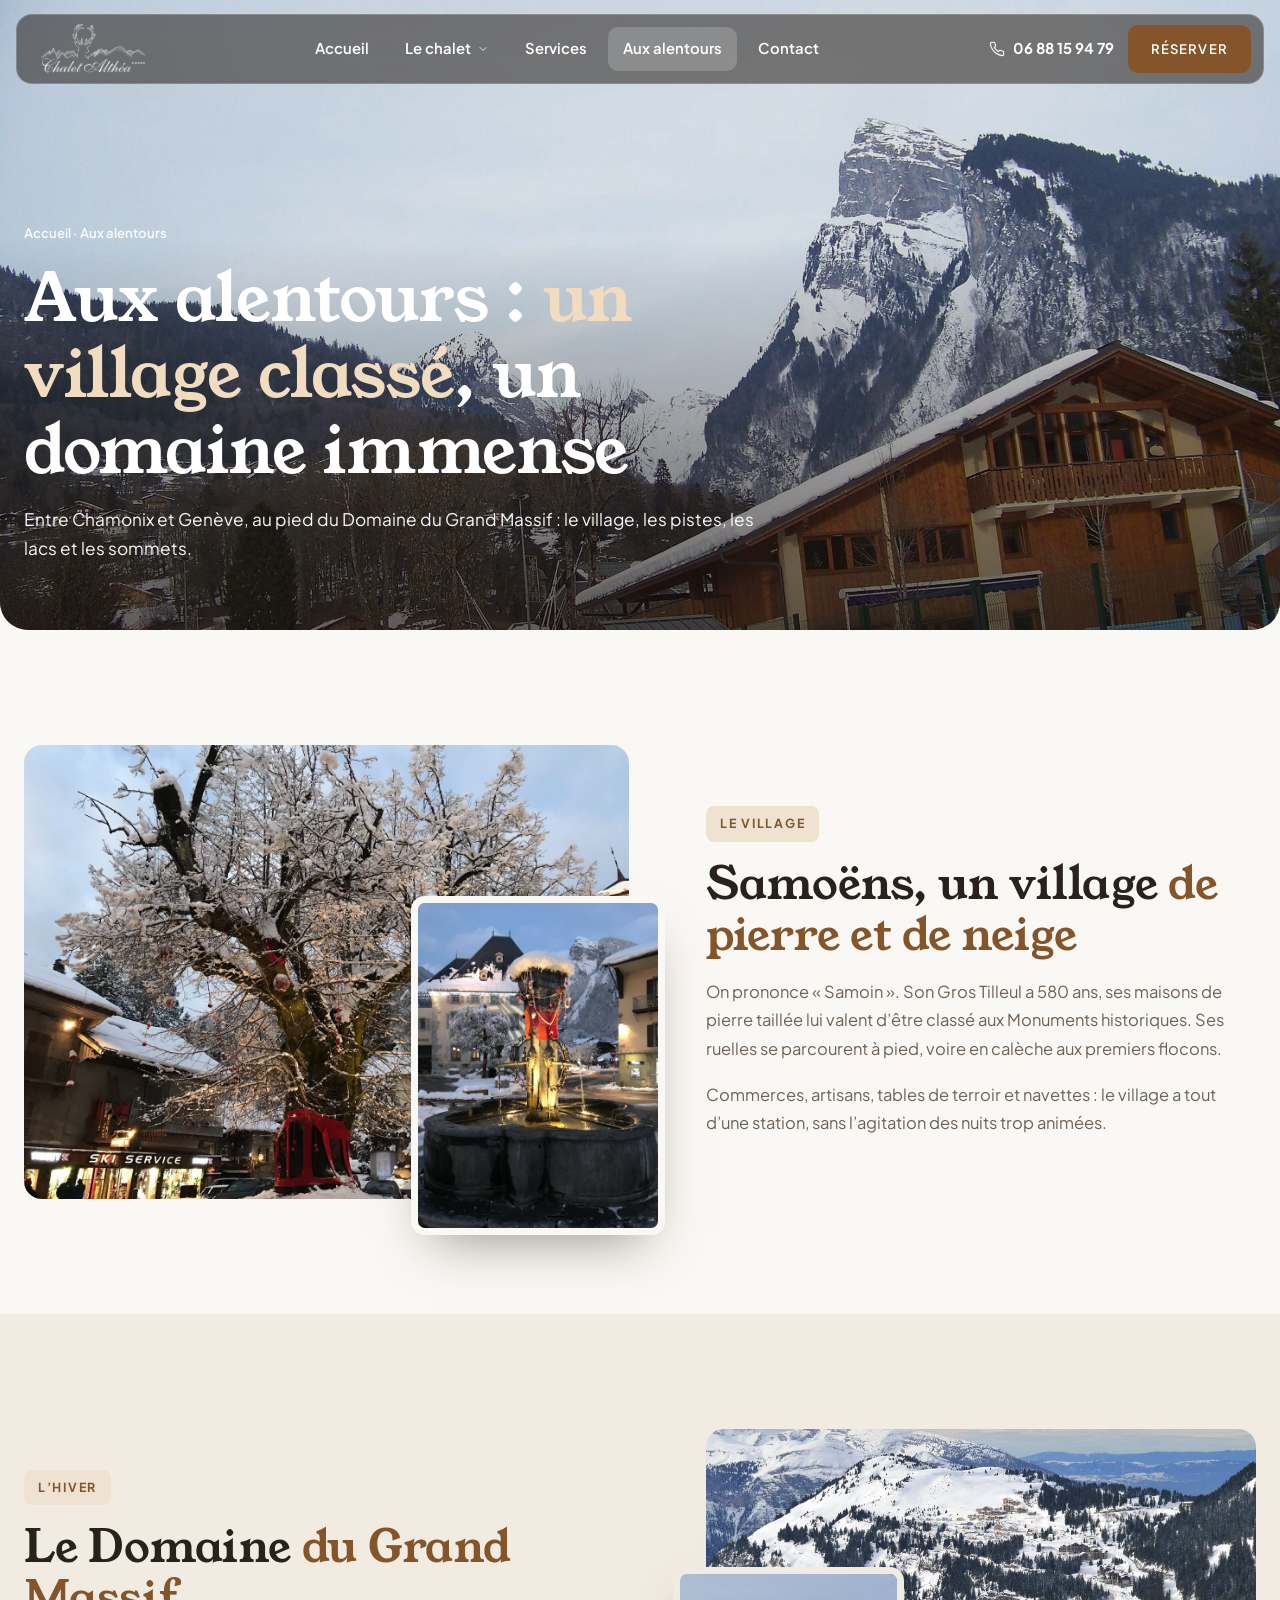
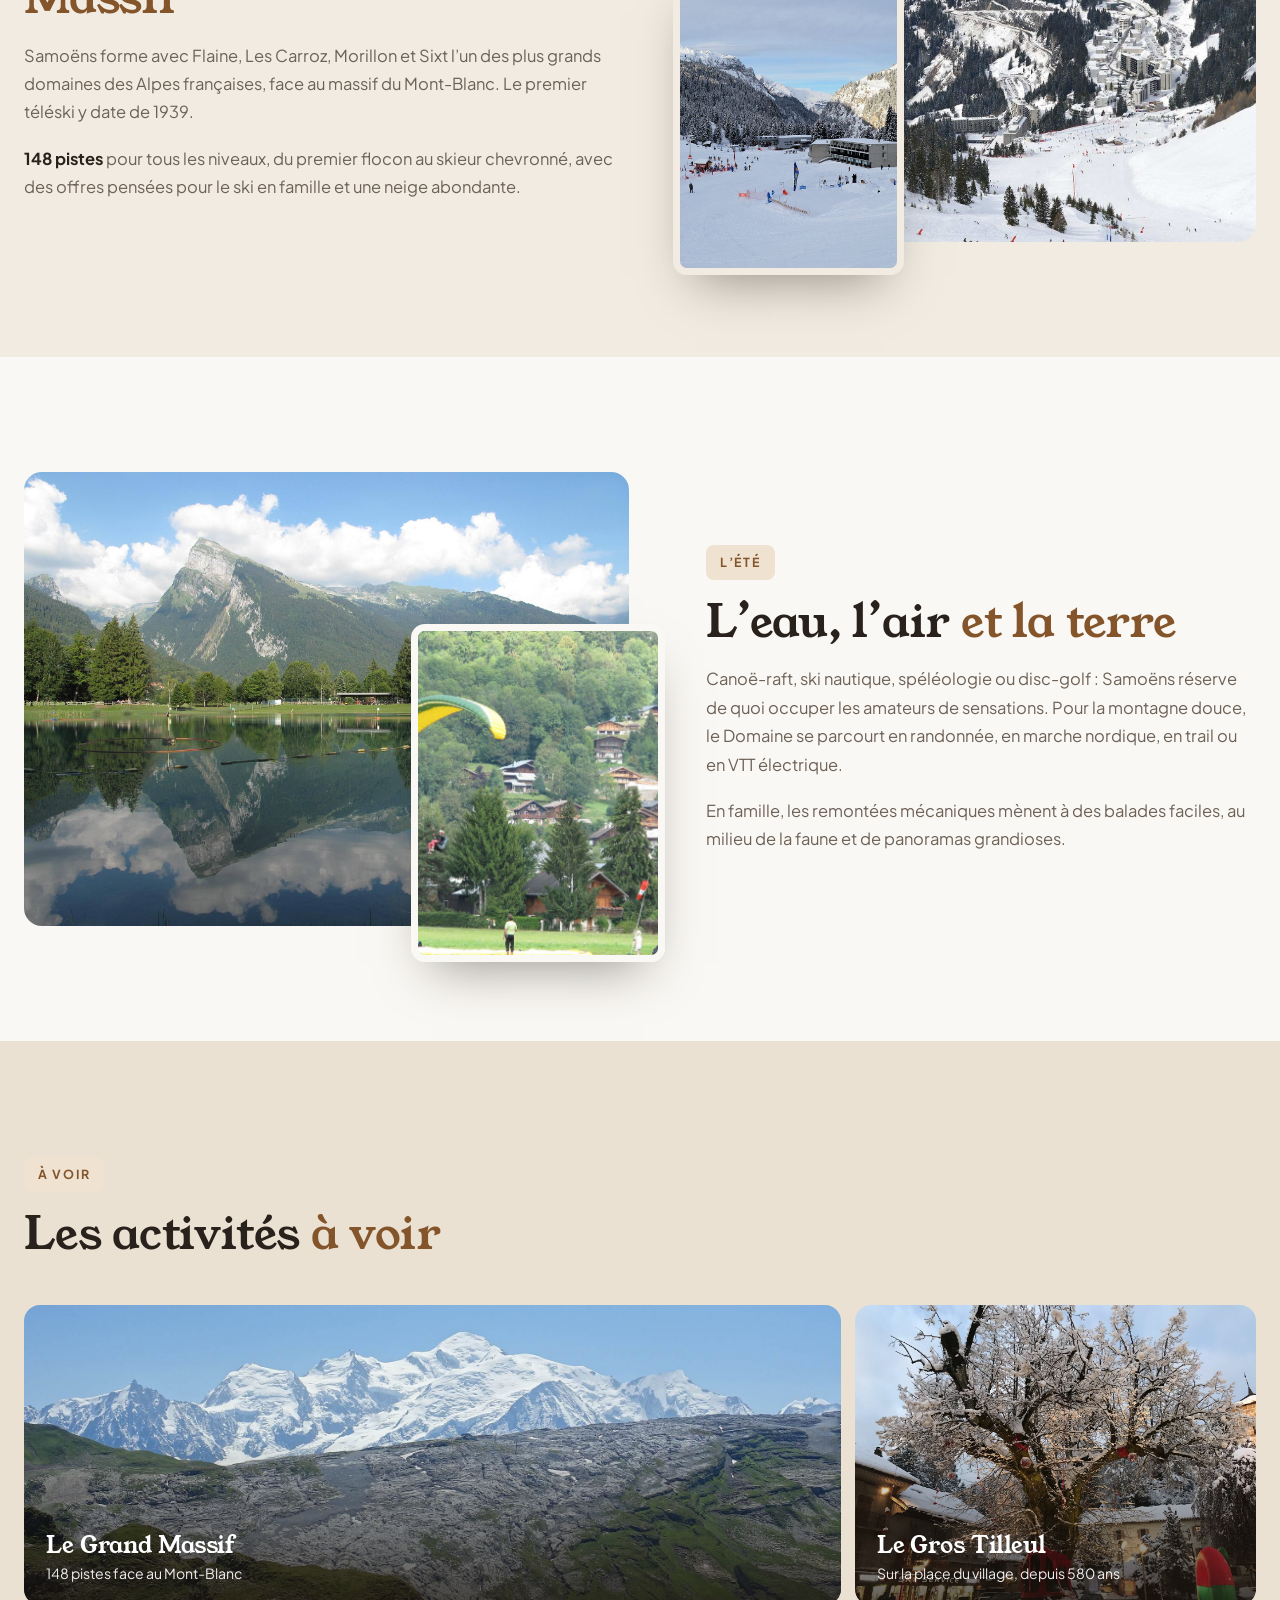
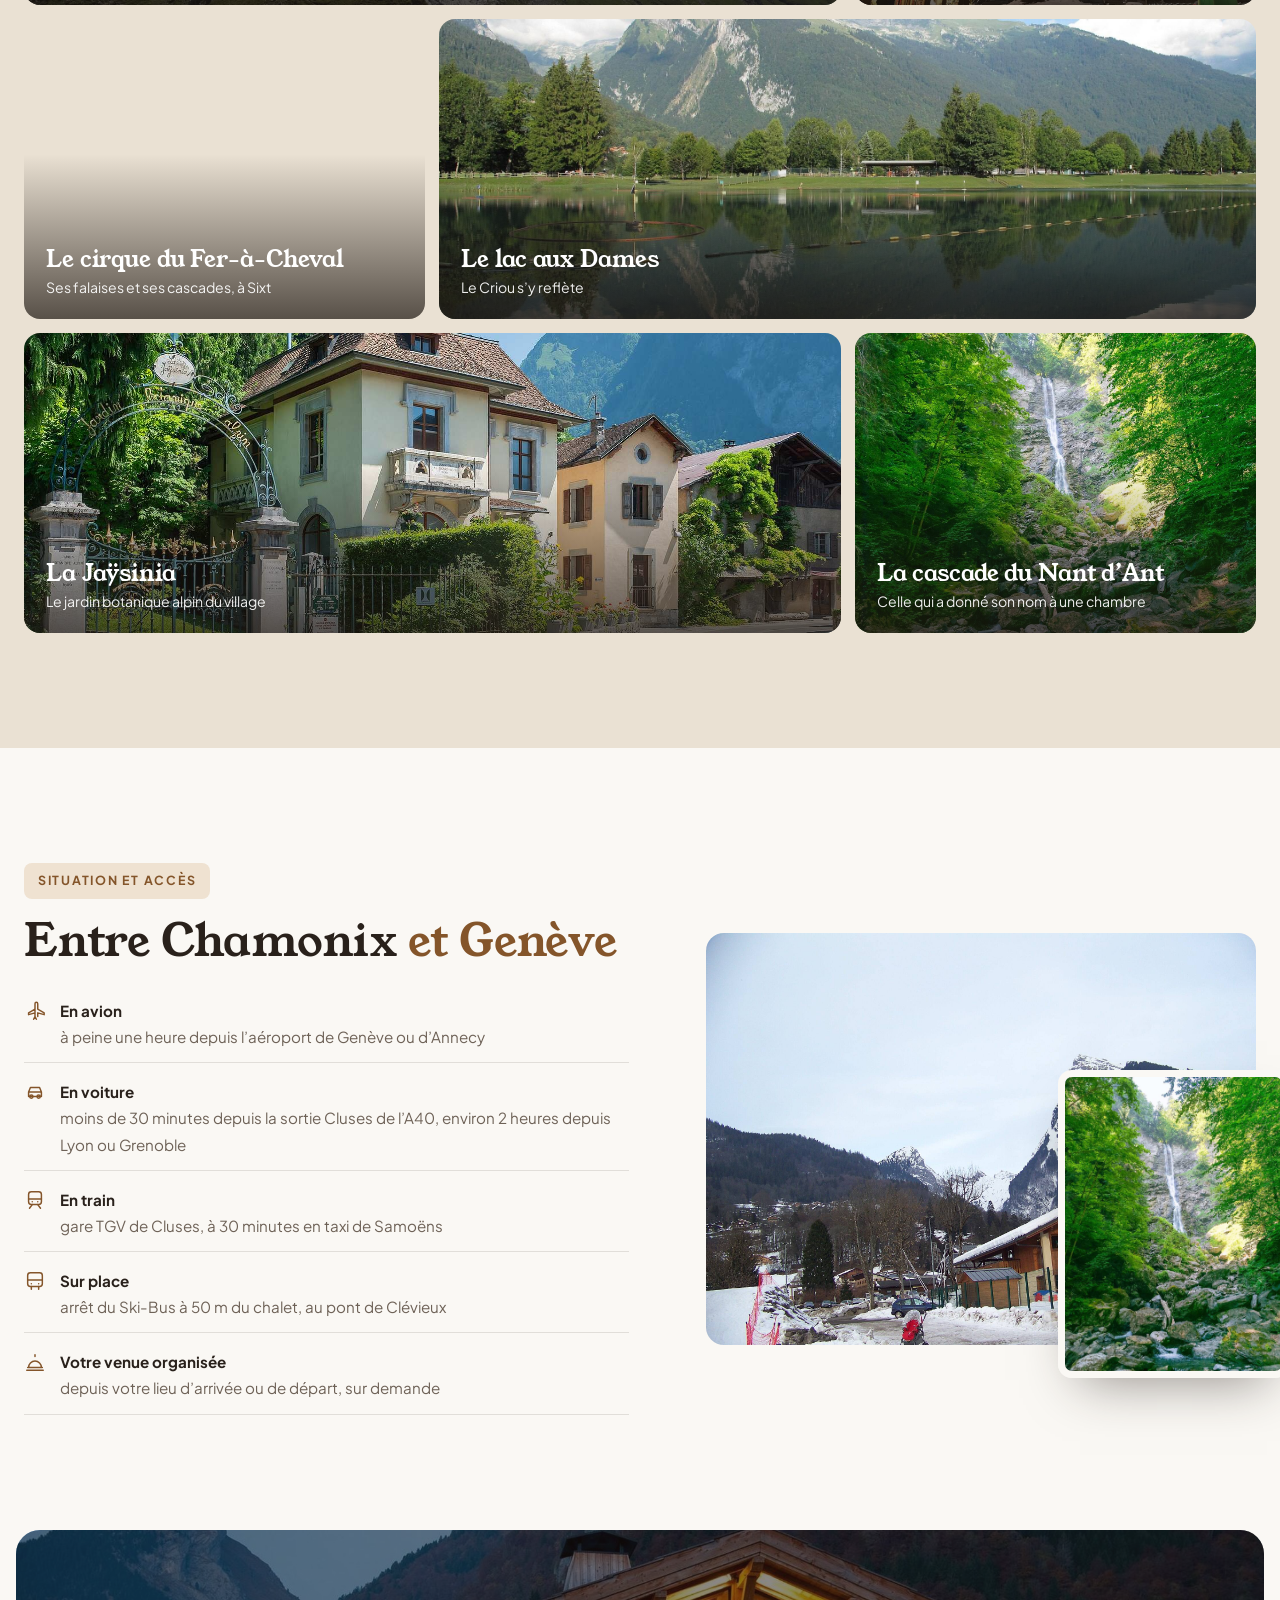
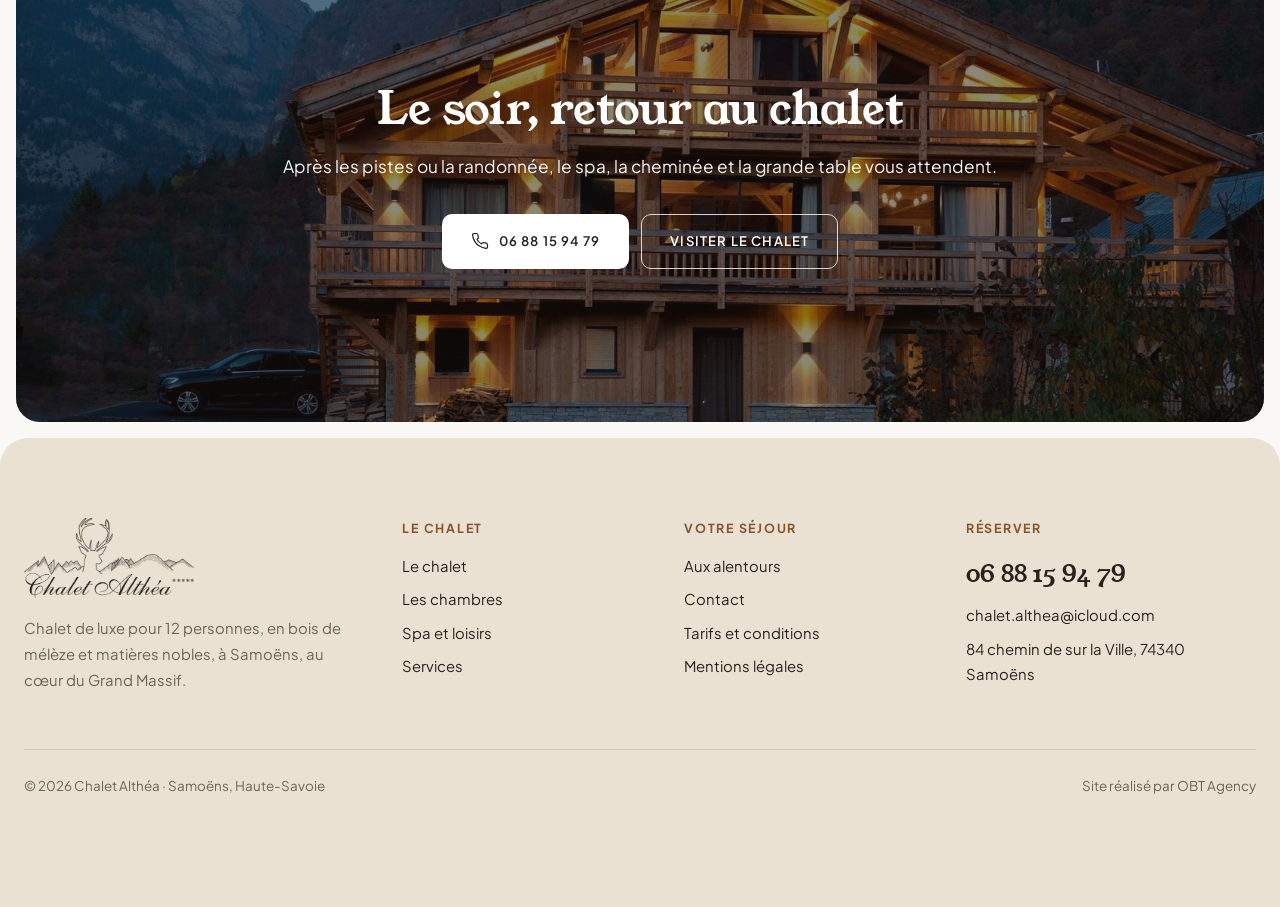
<file: alentours.html>
<!doctype html>
<html lang="fr">
<head>
<meta charset="utf-8">
<meta name="viewport" content="width=device-width, initial-scale=1">
<meta name="robots" content="noindex, nofollow">
<title>Aux alentours · Chalet Althéa, Samoëns et le Grand Massif</title>
<meta name="description" content="Autour du Chalet Althéa : Samoëns, village classé au pied du Domaine du Grand Massif, le Gros Tilleul, le cirque du Fer-à-Cheval, 148 pistes et la route pour venir.">
<link rel="preconnect" href="https://fonts.googleapis.com">
<link rel="preconnect" href="https://fonts.gstatic.com" crossorigin>
<link href="https://fonts.googleapis.com/css2?family=Plus+Jakarta+Sans:wght@400;500;600;700&family=Young+Serif&display=swap" rel="stylesheet">
<link rel="stylesheet" href="css/style.css">
</head>
<body data-page="alentours">
<header class="entete">
  <div class="barre">
    <a class="logo" href="index.html" aria-label="Chalet Althéa, accueil"><img class="blanc" src="images/logo-blanc.png" alt="Chalet Althéa" width="900" height="425"><img class="sombre" src="images/logo-sombre.png" alt="" width="900" height="425"></a>
    <ul class="menu">
      <li><a href="index.html">Accueil</a></li>
      <li><a class="ouvrir" href="le-chalet.html">Le chalet <svg viewBox="0 0 24 24" fill="none" stroke="currentColor" stroke-width="1.6" stroke-linecap="round" stroke-linejoin="round" aria-hidden="true"><path d="m6 9 6 6 6-6"/></svg></a>
        <div class="sous-menu"><a href="le-chalet.html"><img src="images/chalet/sejour.jpg" alt=""><span>Le chalet<small>Espaces de vie, terrasse, garage</small></span></a><a href="les-chambres.html"><img src="images/chalet/master.jpg" alt=""><span>Les chambres<small>Quatre chambres en suite</small></span></a><a href="spa-et-loisirs.html"><img src="images/chalet/spa.jpg" alt=""><span>Spa et loisirs<small>Spa, sauna, cinéma, jeux</small></span></a></div></li>
      <li><a href="services.html">Services</a></li>
      <li><a href="alentours.html" class="actif">Aux alentours</a></li>
      <li><a href="contact.html">Contact</a></li>
    </ul>
    <div class="actions">
      <a class="tel-entete" href="tel:+33688159479"><svg viewBox="0 0 24 24" fill="none" stroke="currentColor" stroke-width="1.6" stroke-linecap="round" stroke-linejoin="round" aria-hidden="true"><path d="M22 16.9v3a2 2 0 0 1-2.2 2 19.8 19.8 0 0 1-8.6-3.1 19.5 19.5 0 0 1-6-6A19.8 19.8 0 0 1 2.1 4.2 2 2 0 0 1 4.1 2h3a2 2 0 0 1 2 1.7c.1 1 .4 1.9.7 2.8a2 2 0 0 1-.5 2.1L8 9.9a16 16 0 0 0 6 6l1.3-1.3a2 2 0 0 1 2.1-.4c.9.3 1.8.6 2.8.7a2 2 0 0 1 1.7 2z"/></svg><span>06 88 15 94 79</span></a>
      <a class="btn btn-plein" href="contact.html#reserver" data-obt-reserve>Réserver</a>
      <button class="burger" aria-label="Menu" aria-expanded="false"><span></span></button>
    </div>
  </div>
</header>
<main>
<section class="bandeau">
  <img src="images/region/samoens-hiver.jpg" alt="Samoëns et le Criou sous la neige">
  <div class="conteneur">
    <p class="fil"><a href="index.html">Accueil</a> · Aux alentours</p>
    <h1>Aux alentours : <em>un village classé</em>, un domaine immense</h1>
    <p>Entre Chamonix et Genève, au pied du Domaine du Grand Massif : le village, les pistes, les lacs et les sommets.</p>
  </div>
</section>
<section class="section">
  <div class="conteneur duo">
    <div class="photo-cadre paysage" data-reveal><img src="images/region/tilleul-neige.jpg" alt="Le Gros Tilleul de Samoëns sous la neige" loading="lazy" decoding="async"><img class="vignette" src="images/region/fontaine-neige.jpg" alt="La fontaine de la place, sous la neige" loading="lazy" decoding="async"></div>
    <div class="duo-texte" data-reveal>
      <span class="surtitre">Le village</span>
      <h2>Samoëns, un village <em class="it">de pierre et de neige</em></h2>
      <p>On prononce « Samoin ». Son Gros Tilleul a 580 ans, ses maisons de pierre taillée lui valent d’être classé aux Monuments historiques. Ses ruelles se parcourent à pied, voire en calèche aux premiers flocons.</p>
      <p>Commerces, artisans, tables de terroir et navettes : le village a tout d’une station, sans l’agitation des nuits trop animées.</p>
    </div>
  </div>
</section>
<section class="section givre">
  <div class="conteneur duo inverse">
    <div class="photo-cadre paysage" data-reveal><img src="images/region/flaine-hiver.jpg" alt="Le Domaine du Grand Massif en hiver" loading="lazy" decoding="async"><img class="vignette" src="images/region/piste.jpg" alt="Le front de neige de Flaine" loading="lazy" decoding="async"></div>
    <div class="duo-texte" data-reveal>
      <span class="surtitre">L’hiver</span>
      <h2>Le Domaine <em class="it">du Grand Massif</em></h2>
      <p>Samoëns forme avec Flaine, Les Carroz, Morillon et Sixt l’un des plus grands domaines des Alpes françaises, face au massif du Mont-Blanc. Le premier téléski y date de 1939.</p>
      <p><strong>148 pistes</strong> pour tous les niveaux, du premier flocon au skieur chevronné, avec des offres pensées pour le ski en famille et une neige abondante.</p>
    </div>
  </div>
</section>
<section class="section">
  <div class="conteneur duo">
    <div class="photo-cadre paysage" data-reveal><img src="images/region/lac-aux-dames.jpg" alt="Le Criou reflété dans le lac aux Dames" loading="lazy" decoding="async"><img class="vignette" src="images/region/parapente.jpg" alt="Un parapente se pose à Samoëns" loading="lazy" decoding="async"></div>
    <div class="duo-texte" data-reveal>
      <span class="surtitre">L’été</span>
      <h2>L’eau, l’air <em class="it">et la terre</em></h2>
      <p>Canoë-raft, ski nautique, spéléologie ou disc-golf : Samoëns réserve de quoi occuper les amateurs de sensations. Pour la montagne douce, le Domaine se parcourt en randonnée, en marche nordique, en trail ou en VTT électrique.</p>
      <p>En famille, les remontées mécaniques mènent à des balades faciles, au milieu de la faune et de panoramas grandioses.</p>
    </div>
  </div>
</section>
<section class="section sable">
  <div class="conteneur">
    <div class="entete-section"><div><span class="surtitre">À voir</span><h2>Les activités <em class="it">à voir</em></h2></div></div>
    <div class="activites"><div class="activite large" data-reveal><img src="images/region/mont-blanc.jpg" alt="Le Grand Massif" loading="lazy" decoding="async"><div class="txt"><h3>Le Grand Massif</h3><small>148 pistes face au Mont-Blanc</small></div></div><div class="activite" data-reveal><img src="images/region/tilleul-neige.jpg" alt="Le Gros Tilleul" loading="lazy" decoding="async"><div class="txt"><h3>Le Gros Tilleul</h3><small>Sur la place du village, depuis 580 ans</small></div></div><div class="activite" data-reveal><img src="images/region/fer-a-cheval.jpg" alt="Le cirque du Fer-à-Cheval" loading="lazy" decoding="async"><div class="txt"><h3>Le cirque du Fer-à-Cheval</h3><small>Ses falaises et ses cascades, à Sixt</small></div></div><div class="activite large" data-reveal><img src="images/region/lac-aux-dames.jpg" alt="Le lac aux Dames" loading="lazy" decoding="async"><div class="txt"><h3>Le lac aux Dames</h3><small>Le Criou s’y reflète</small></div></div><div class="activite large" data-reveal><img src="images/region/jaysinia.jpg" alt="La Jaÿsinia" loading="lazy" decoding="async"><div class="txt"><h3>La Jaÿsinia</h3><small>Le jardin botanique alpin du village</small></div></div><div class="activite" data-reveal><img src="images/region/cascade.jpg" alt="La cascade du Nant d’Ant" loading="lazy" decoding="async"><div class="txt"><h3>La cascade du Nant d’Ant</h3><small>Celle qui a donné son nom à une chambre</small></div></div></div>
  </div>
</section>
<section class="section" id="acces">
  <div class="conteneur duo">
    <div class="duo-texte" data-reveal>
      <span class="surtitre">Situation et accès</span>
      <h2>Entre Chamonix <em class="it">et Genève</em></h2>
      <ul class="acces"><li><svg viewBox="0 0 24 24" fill="none" stroke="currentColor" stroke-width="1.6" stroke-linecap="round" stroke-linejoin="round" aria-hidden="true"><path d="M10.5 21 12 18l1.5 3M12 18V4a1.5 1.5 0 0 1 3 0v6l7 4v2l-7-2v4M12 10 5 14v2l7-2"/></svg><span><strong>En avion</strong>à peine une heure depuis l’aéroport de Genève ou d’Annecy</span></li><li><svg viewBox="0 0 24 24" fill="none" stroke="currentColor" stroke-width="1.6" stroke-linecap="round" stroke-linejoin="round" aria-hidden="true"><path d="M5 17h14v-5l-2-5H7l-2 5zM5 12h14"/><circle cx="8" cy="17" r="1.8"/><circle cx="16" cy="17" r="1.8"/></svg><span><strong>En voiture</strong>moins de 30 minutes depuis la sortie Cluses de l’A40, environ 2 heures depuis Lyon ou Grenoble</span></li><li><svg viewBox="0 0 24 24" fill="none" stroke="currentColor" stroke-width="1.6" stroke-linecap="round" stroke-linejoin="round" aria-hidden="true"><rect x="5" y="3" width="14" height="14" rx="3"/><path d="M5 11h14M9 17l-3 4M15 17l3 4M9 14h.01M15 14h.01"/></svg><span><strong>En train</strong>gare TGV de Cluses, à 30 minutes en taxi de Samoëns</span></li><li><svg viewBox="0 0 24 24" fill="none" stroke="currentColor" stroke-width="1.6" stroke-linecap="round" stroke-linejoin="round" aria-hidden="true"><rect x="4" y="3" width="16" height="15" rx="3"/><path d="M4 11h16M8 18v3M16 18v3M8 15h.01M16 15h.01"/></svg><span><strong>Sur place</strong>arrêt du Ski-Bus à 50 m du chalet, au pont de Clévieux</span></li><li><svg viewBox="0 0 24 24" fill="none" stroke="currentColor" stroke-width="1.6" stroke-linecap="round" stroke-linejoin="round" aria-hidden="true"><path d="M4 18h16M12 4v2M5 18a7 7 0 0 1 14 0M3 21h18"/></svg><span><strong>Votre venue organisée</strong>depuis votre lieu d’arrivée ou de départ, sur demande</span></li></ul>
    </div>
    <div class="photo-cadre paysage" data-reveal><img src="images/region/samoens-hiver.jpg" alt="Samoëns et le Criou sous la neige" loading="lazy" decoding="async"><img class="vignette" src="images/region/cascade.jpg" alt="La cascade du Nant d’Ant" loading="lazy" decoding="async"></div>
  </div>
</section>
<section class="appel">
  <img src="images/chalet/facade-crepuscule.jpg" alt="" loading="lazy" decoding="async">
  <div class="conteneur">
    <h2>Le soir, retour au chalet</h2>
    <p>Après les pistes ou la randonnée, le spa, la cheminée et la grande table vous attendent.</p>
    <div class="boutons"><a class="btn btn-blanc" href="tel:+33688159479"><svg viewBox="0 0 24 24" fill="none" stroke="currentColor" stroke-width="1.6" stroke-linecap="round" stroke-linejoin="round" aria-hidden="true"><path d="M22 16.9v3a2 2 0 0 1-2.2 2 19.8 19.8 0 0 1-8.6-3.1 19.5 19.5 0 0 1-6-6A19.8 19.8 0 0 1 2.1 4.2 2 2 0 0 1 4.1 2h3a2 2 0 0 1 2 1.7c.1 1 .4 1.9.7 2.8a2 2 0 0 1-.5 2.1L8 9.9a16 16 0 0 0 6 6l1.3-1.3a2 2 0 0 1 2.1-.4c.9.3 1.8.6 2.8.7a2 2 0 0 1 1.7 2z"/></svg> 06 88 15 94 79</a><a class="btn btn-contour-blanc" href="le-chalet.html">Visiter le chalet</a></div>
  </div>
</section>
</main>
<footer class="pied">
  <div class="conteneur">
    <div class="grille">
      <div>
        <a class="logo-pied" href="index.html"><img src="images/logo-sombre.png" alt="Chalet Althéa" width="900" height="425"></a>
        <p>Chalet de luxe pour 12 personnes, en bois de mélèze et matières nobles, à Samoëns, au cœur du Grand Massif.</p>
      </div>
      <div><h4>Le chalet</h4><ul><li><a href="le-chalet.html">Le chalet</a></li><li><a href="les-chambres.html">Les chambres</a></li><li><a href="spa-et-loisirs.html">Spa et loisirs</a></li><li><a href="services.html">Services</a></li></ul></div>
      <div><h4>Votre séjour</h4><ul><li><a href="alentours.html">Aux alentours</a></li><li><a href="contact.html">Contact</a></li><li><a href="contact.html#conditions">Tarifs et conditions</a></li><li><a href="mentions-legales.html">Mentions légales</a></li></ul></div>
      <div><h4>Réserver</h4><ul><li><a class="tel-pied" href="tel:+33688159479">06 88 15 94 79</a></li><li><a href="mailto:chalet.althea@icloud.com">chalet.althea@icloud.com</a></li><li>84 chemin de sur la Ville, 74340 Samoëns</li></ul></div>
    </div>
    <div class="bas"><span>© 2026 Chalet Althéa · Samoëns, Haute-Savoie</span><span>Site réalisé par OBT Agency</span></div>
  </div>
</footer>
<nav class="barre-mobile" aria-label="Contact rapide">
  <a class="appeler" href="tel:+33688159479"><svg viewBox="0 0 24 24" fill="none" stroke="currentColor" stroke-width="1.6" stroke-linecap="round" stroke-linejoin="round" aria-hidden="true"><path d="M22 16.9v3a2 2 0 0 1-2.2 2 19.8 19.8 0 0 1-8.6-3.1 19.5 19.5 0 0 1-6-6A19.8 19.8 0 0 1 2.1 4.2 2 2 0 0 1 4.1 2h3a2 2 0 0 1 2 1.7c.1 1 .4 1.9.7 2.8a2 2 0 0 1-.5 2.1L8 9.9a16 16 0 0 0 6 6l1.3-1.3a2 2 0 0 1 2.1-.4c.9.3 1.8.6 2.8.7a2 2 0 0 1 1.7 2z"/></svg> Appeler</a>
  <a href="contact.html#reserver" data-obt-reserve><svg viewBox="0 0 24 24" fill="none" stroke="currentColor" stroke-width="1.6" stroke-linecap="round" stroke-linejoin="round" aria-hidden="true"><rect x="3" y="5" width="18" height="16" rx="2"/><path d="M3 10h18M8 3v4M16 3v4M8 14h2M14 14h2M8 17h2"/></svg> Réserver</a>
</nav>
<script src="js/site.js"></script>
<div data-obt-booking data-obt-key="demo-chalet-althea" data-obt-api="https://demo-althea.obt.invalid" data-obt-form-key="demo" data-obt-form-endpoint="https://demo-althea.obt.invalid/envoi" data-obt-subject="Demande de réservation au Chalet Althéa"></div>
<script src="js/obt-demo.js"></script>
<script src="https://obt-gestion.com/blocks/obt-booking.js" defer></script>
</body>
</html>
</file>
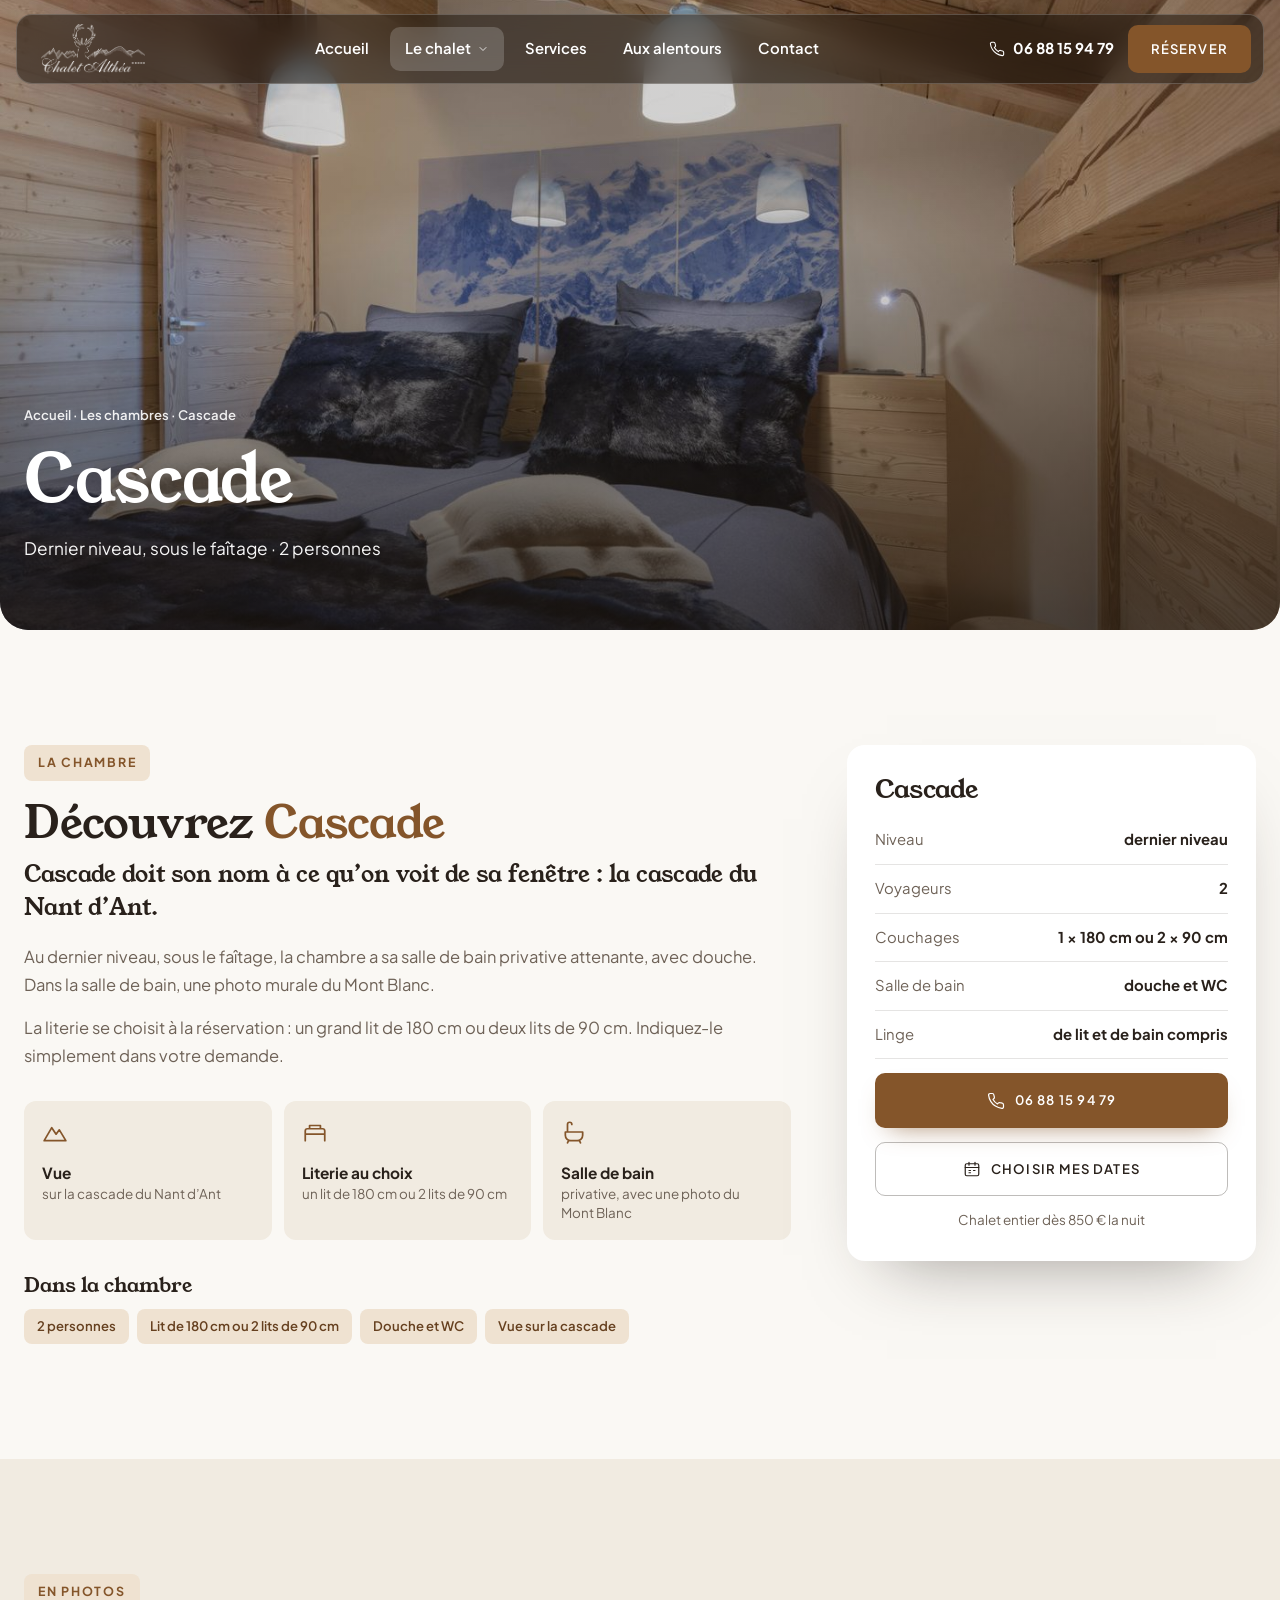
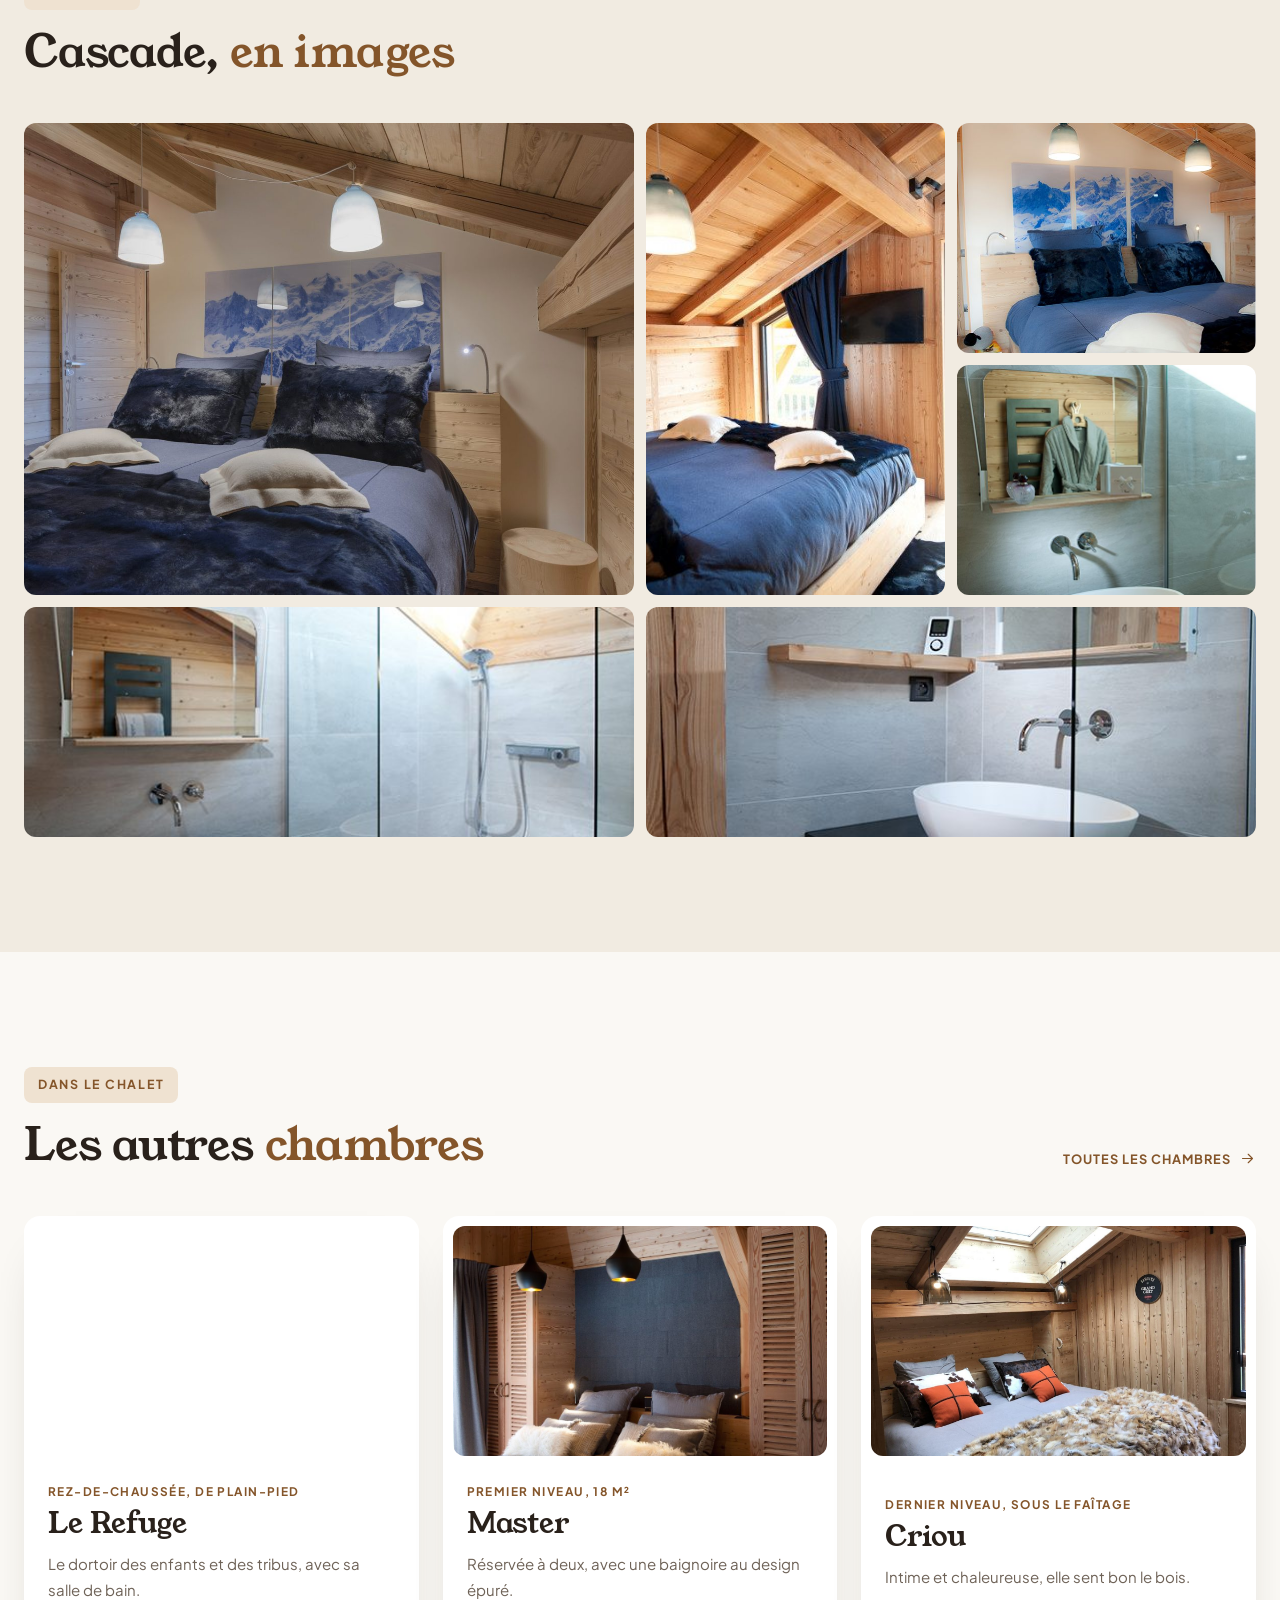
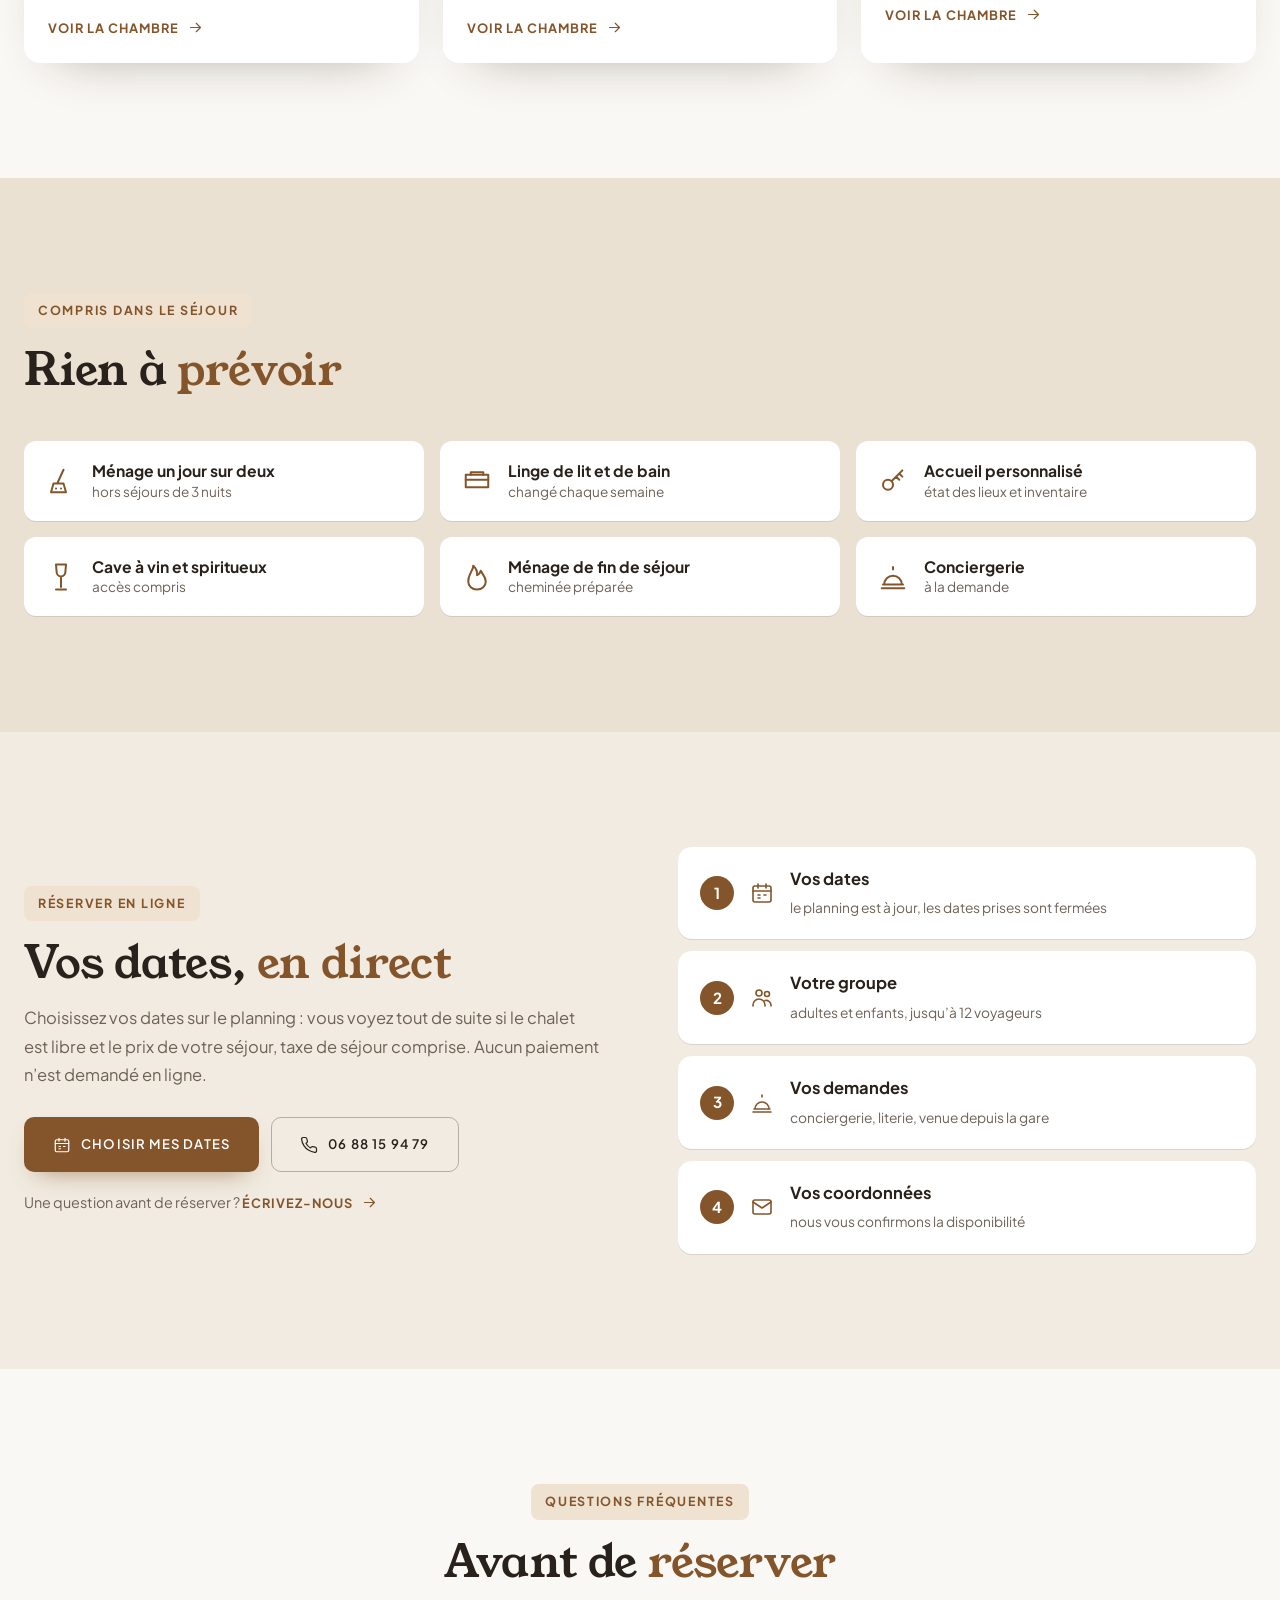
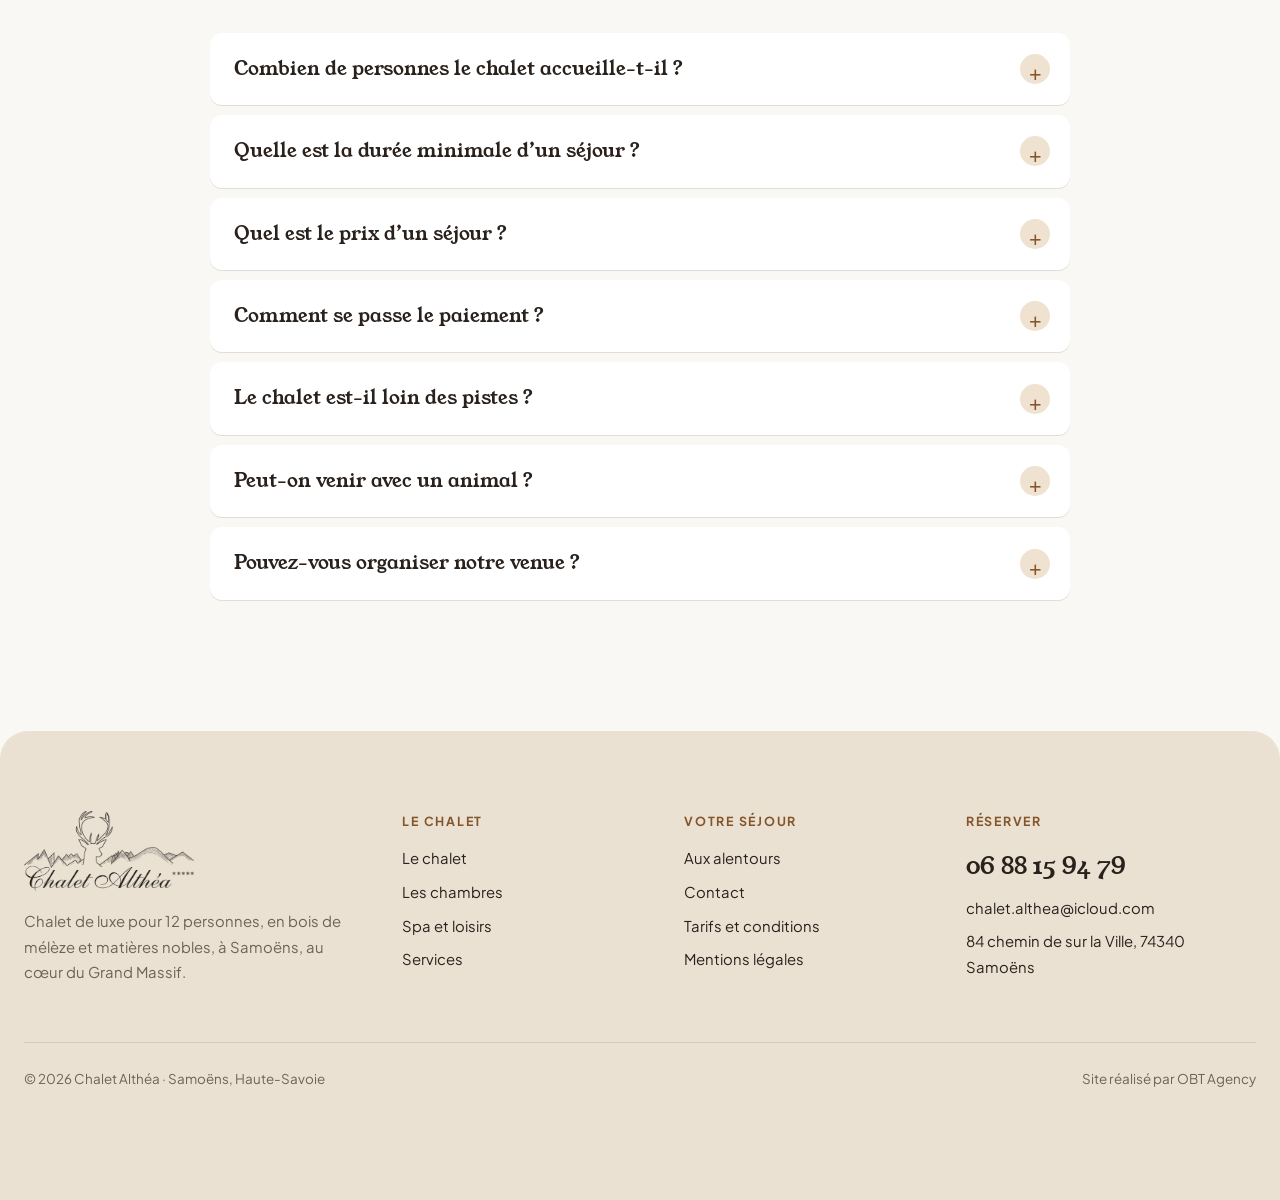
<file: chambre-cascade.html>
<!doctype html>
<html lang="fr">
<head>
<meta charset="utf-8">
<meta name="viewport" content="width=device-width, initial-scale=1">
<meta name="robots" content="noindex, nofollow">
<title>Cascade · Chambre du Chalet Althéa, Samoëns</title>
<meta name="description" content="Cascade : chambre du Chalet Althéa à Samoëns, 2 personnes, avec salle de bain privative. Une vue sur la cascade du Nant d’Ant.">
<link rel="preconnect" href="https://fonts.googleapis.com">
<link rel="preconnect" href="https://fonts.gstatic.com" crossorigin>
<link href="https://fonts.googleapis.com/css2?family=Plus+Jakarta+Sans:wght@400;500;600;700&family=Young+Serif&display=swap" rel="stylesheet">
<link rel="stylesheet" href="css/style.css">
</head>
<body data-page="chambre-cascade">
<header class="entete">
  <div class="barre">
    <a class="logo" href="index.html" aria-label="Chalet Althéa, accueil"><img class="blanc" src="images/logo-blanc.png" alt="Chalet Althéa" width="900" height="425"><img class="sombre" src="images/logo-sombre.png" alt="" width="900" height="425"></a>
    <ul class="menu">
      <li><a href="index.html">Accueil</a></li>
      <li><a class="ouvrir actif" href="le-chalet.html">Le chalet <svg viewBox="0 0 24 24" fill="none" stroke="currentColor" stroke-width="1.6" stroke-linecap="round" stroke-linejoin="round" aria-hidden="true"><path d="m6 9 6 6 6-6"/></svg></a>
        <div class="sous-menu"><a href="le-chalet.html"><img src="images/chalet/sejour.jpg" alt=""><span>Le chalet<small>Espaces de vie, terrasse, garage</small></span></a><a href="les-chambres.html"><img src="images/chalet/master.jpg" alt=""><span>Les chambres<small>Quatre chambres en suite</small></span></a><a href="spa-et-loisirs.html"><img src="images/chalet/spa.jpg" alt=""><span>Spa et loisirs<small>Spa, sauna, cinéma, jeux</small></span></a></div></li>
      <li><a href="services.html">Services</a></li>
      <li><a href="alentours.html">Aux alentours</a></li>
      <li><a href="contact.html">Contact</a></li>
    </ul>
    <div class="actions">
      <a class="tel-entete" href="tel:+33688159479"><svg viewBox="0 0 24 24" fill="none" stroke="currentColor" stroke-width="1.6" stroke-linecap="round" stroke-linejoin="round" aria-hidden="true"><path d="M22 16.9v3a2 2 0 0 1-2.2 2 19.8 19.8 0 0 1-8.6-3.1 19.5 19.5 0 0 1-6-6A19.8 19.8 0 0 1 2.1 4.2 2 2 0 0 1 4.1 2h3a2 2 0 0 1 2 1.7c.1 1 .4 1.9.7 2.8a2 2 0 0 1-.5 2.1L8 9.9a16 16 0 0 0 6 6l1.3-1.3a2 2 0 0 1 2.1-.4c.9.3 1.8.6 2.8.7a2 2 0 0 1 1.7 2z"/></svg><span>06 88 15 94 79</span></a>
      <a class="btn btn-plein" href="contact.html#reserver" data-obt-reserve>Réserver</a>
      <button class="burger" aria-label="Menu" aria-expanded="false"><span></span></button>
    </div>
  </div>
</header>
<main>
<section class="bandeau">
  <img src="images/chalet/cascade-chambre.jpg" alt="La chambre Cascade">
  <div class="conteneur">
    <p class="fil"><a href="index.html">Accueil</a> · <a href="les-chambres.html">Les chambres</a> · Cascade</p>
    <h1>Cascade</h1>
    <p>Dernier niveau, sous le faîtage · 2 personnes</p>
  </div>
</section>

<section class="section">
  <div class="conteneur fiche">
    <div data-reveal>
      <span class="surtitre">La chambre</span>
      <h2>Découvrez <em class="it">Cascade</em></h2>
      <p class="chapo">Cascade doit son nom à ce qu’on voit de sa fenêtre : la cascade du Nant d’Ant.</p>
      <p>Au dernier niveau, sous le faîtage, la chambre a sa salle de bain privative attenante, avec douche. Dans la salle de bain, une photo murale du Mont Blanc.</p><p>La literie se choisit à la réservation : un grand lit de 180 cm ou deux lits de 90 cm. Indiquez-le simplement dans votre demande.</p>
      <div class="pieces"><div class="piece"><svg viewBox="0 0 24 24" fill="none" stroke="currentColor" stroke-width="1.6" stroke-linecap="round" stroke-linejoin="round" aria-hidden="true"><path d="m2 20 7-12 4 6 3-4 6 10z"/></svg><strong>Vue</strong><small>sur la cascade du Nant d’Ant</small></div><div class="piece"><svg viewBox="0 0 24 24" fill="none" stroke="currentColor" stroke-width="1.6" stroke-linecap="round" stroke-linejoin="round" aria-hidden="true"><path d="M3 18v-7a2 2 0 0 1 2-2h14a2 2 0 0 1 2 2v7M3 14h18M3 18v2M21 18v2M7 9V6h10v3"/></svg><strong>Literie au choix</strong><small>un lit de 180 cm ou 2 lits de 90 cm</small></div><div class="piece"><svg viewBox="0 0 24 24" fill="none" stroke="currentColor" stroke-width="1.6" stroke-linecap="round" stroke-linejoin="round" aria-hidden="true"><path d="M4 12h16v3a5 5 0 0 1-5 5H9a5 5 0 0 1-5-5zM6 12V5a2 2 0 0 1 4 0M7 20l-1 2M17 20l1 2"/></svg><strong>Salle de bain</strong><small>privative, avec une photo du Mont Blanc</small></div></div>
      <h3 class="titre-equip">Dans la chambre</h3>
      <div class="pastilles"><span>2 personnes</span><span>Lit de 180 cm ou 2 lits de 90 cm</span><span>Douche et WC</span><span>Vue sur la cascade</span></div>
    </div>
    <aside class="encart" data-reveal>
      <h3>Cascade</h3>
      <div class="ligne"><span>Niveau</span><strong>dernier niveau</strong></div><div class="ligne"><span>Voyageurs</span><strong>2</strong></div><div class="ligne"><span>Couchages</span><strong>1 × 180 cm ou 2 × 90 cm</strong></div><div class="ligne"><span>Salle de bain</span><strong>douche et WC</strong></div>
      <div class="ligne"><span>Linge</span><strong>de lit et de bain compris</strong></div>
      <a class="btn btn-plein" href="tel:+33688159479"><svg viewBox="0 0 24 24" fill="none" stroke="currentColor" stroke-width="1.6" stroke-linecap="round" stroke-linejoin="round" aria-hidden="true"><path d="M22 16.9v3a2 2 0 0 1-2.2 2 19.8 19.8 0 0 1-8.6-3.1 19.5 19.5 0 0 1-6-6A19.8 19.8 0 0 1 2.1 4.2 2 2 0 0 1 4.1 2h3a2 2 0 0 1 2 1.7c.1 1 .4 1.9.7 2.8a2 2 0 0 1-.5 2.1L8 9.9a16 16 0 0 0 6 6l1.3-1.3a2 2 0 0 1 2.1-.4c.9.3 1.8.6 2.8.7a2 2 0 0 1 1.7 2z"/></svg> 06 88 15 94 79</a>
      <a class="btn btn-contour" href="contact.html#reserver" data-obt-reserve><svg viewBox="0 0 24 24" fill="none" stroke="currentColor" stroke-width="1.6" stroke-linecap="round" stroke-linejoin="round" aria-hidden="true"><rect x="3" y="5" width="18" height="16" rx="2"/><path d="M3 10h18M8 3v4M16 3v4M8 14h2M14 14h2M8 17h2"/></svg> Choisir mes dates</a>
      <p class="petit-encart">Chalet entier dès 850 € la nuit</p>
    </aside>
  </div>
</section>

<section class="section givre">
  <div class="conteneur">
    <div class="entete-section"><div><span class="surtitre">En photos</span><h2>Cascade, <em class="it">en images</em></h2></div></div>
    <div class="mosaique" data-reveal><button class="grand" data-galerie="images/chalet/cascade-chambre.jpg" data-legende="La chambre Cascade" aria-label="Agrandir : La chambre Cascade"><img src="images/chalet/cascade-chambre.jpg" alt="La chambre Cascade" loading="lazy" decoding="async"><span>La chambre Cascade</span></button><button class="haut" data-galerie="images/chalet/cascade-lit.jpg" data-legende="Le lit face à la fenêtre" aria-label="Agrandir : Le lit face à la fenêtre"><img src="images/chalet/cascade-lit.jpg" alt="Le lit face à la fenêtre" loading="lazy" decoding="async"><span>Le lit face à la fenêtre</span></button><button class="" data-galerie="images/chalet/cascade-mural.jpg" data-legende="Le lit et la photo de montagne" aria-label="Agrandir : Le lit et la photo de montagne"><img src="images/chalet/cascade-mural.jpg" alt="Le lit et la photo de montagne" loading="lazy" decoding="async"><span>Le lit et la photo de montagne</span></button><button class="large" data-galerie="images/chalet/sdb-grise-1.jpg" data-legende="Une salle de bain sous le toit" aria-label="Agrandir : Une salle de bain sous le toit"><img src="images/chalet/sdb-grise-1.jpg" alt="Une salle de bain sous le toit" loading="lazy" decoding="async"><span>Une salle de bain sous le toit</span></button><button class="large" data-galerie="images/chalet/sdb-grise-2.jpg" data-legende="Le lavabo et le miroir en télésiège" aria-label="Agrandir : Le lavabo et le miroir en télésiège"><img src="images/chalet/sdb-grise-2.jpg" alt="Le lavabo et le miroir en télésiège" loading="lazy" decoding="async"><span>Le lavabo et le miroir en télésiège</span></button><button class="" data-galerie="images/chalet/sdb-grise-3.jpg" data-legende="Le lavabo en vasque" aria-label="Agrandir : Le lavabo en vasque"><img src="images/chalet/sdb-grise-3.jpg" alt="Le lavabo en vasque" loading="lazy" decoding="async"><span>Le lavabo en vasque</span></button></div>
  </div>
</section>

<section class="section">
  <div class="conteneur">
    <div class="entete-section"><div><span class="surtitre">Dans le chalet</span><h2>Les autres <em class="it">chambres</em></h2></div><a class="lien-fleche" href="les-chambres.html">Toutes les chambres <svg viewBox="0 0 24 24" fill="none" stroke="currentColor" stroke-width="1.6" stroke-linecap="round" stroke-linejoin="round" aria-hidden="true"><path d="M5 12h14M13 6l6 6-6 6"/></svg></a></div>
    <div class="chambres trois"><a class="chambre" href="chambre-le-refuge.html" data-reveal><div class="vis"><img src="images/chalet/refuge.jpg" alt="Le Refuge" loading="lazy" decoding="async"></div><div class="corps"><span class="etage">Rez-de-chaussée, de plain-pied</span><h3>Le Refuge</h3><p>Le dortoir des enfants et des tribus, avec sa salle de bain.</p><span class="lien-fleche">Voir la chambre <svg viewBox="0 0 24 24" fill="none" stroke="currentColor" stroke-width="1.6" stroke-linecap="round" stroke-linejoin="round" aria-hidden="true"><path d="M5 12h14M13 6l6 6-6 6"/></svg></span></div></a><a class="chambre" href="chambre-master.html" data-reveal><div class="vis"><img src="images/chalet/master.jpg" alt="Master" loading="lazy" decoding="async"></div><div class="corps"><span class="etage">Premier niveau, 18 m²</span><h3>Master</h3><p>Réservée à deux, avec une baignoire au design épuré.</p><span class="lien-fleche">Voir la chambre <svg viewBox="0 0 24 24" fill="none" stroke="currentColor" stroke-width="1.6" stroke-linecap="round" stroke-linejoin="round" aria-hidden="true"><path d="M5 12h14M13 6l6 6-6 6"/></svg></span></div></a><a class="chambre" href="chambre-criou.html" data-reveal><div class="vis"><img src="images/chalet/criou-chambre.jpg" alt="Criou" loading="lazy" decoding="async"></div><div class="corps"><span class="etage">Dernier niveau, sous le faîtage</span><h3>Criou</h3><p>Intime et chaleureuse, elle sent bon le bois.</p><span class="lien-fleche">Voir la chambre <svg viewBox="0 0 24 24" fill="none" stroke="currentColor" stroke-width="1.6" stroke-linecap="round" stroke-linejoin="round" aria-hidden="true"><path d="M5 12h14M13 6l6 6-6 6"/></svg></span></div></a></div>
  </div>
</section>

<section class="section sable">
  <div class="conteneur">
    <div class="entete-section"><div><span class="surtitre">Compris dans le séjour</span><h2>Rien à <em class="it">prévoir</em></h2></div></div>
    <div class="compris"><div class="bloc" data-reveal><svg viewBox="0 0 24 24" fill="none" stroke="currentColor" stroke-width="1.6" stroke-linecap="round" stroke-linejoin="round" aria-hidden="true"><path d="M14 3 9 14M6 14h8l2 7H4z"/><path d="M8 18h.01M12 18h.01"/></svg><div><strong>Ménage un jour sur deux</strong><small>hors séjours de 3 nuits</small></div></div><div class="bloc" data-reveal><svg viewBox="0 0 24 24" fill="none" stroke="currentColor" stroke-width="1.6" stroke-linecap="round" stroke-linejoin="round" aria-hidden="true"><path d="M3 7h18v10H3z"/><path d="M3 11h18M7 7V5h10v2"/></svg><div><strong>Linge de lit et de bain</strong><small>changé chaque semaine</small></div></div><div class="bloc" data-reveal><svg viewBox="0 0 24 24" fill="none" stroke="currentColor" stroke-width="1.6" stroke-linecap="round" stroke-linejoin="round" aria-hidden="true"><circle cx="8" cy="15" r="4"/><path d="m10.8 12.2 8.7-8.7M17 6l2.5 2.5M14.5 8.5 17 11"/></svg><div><strong>Accueil personnalisé</strong><small>état des lieux et inventaire</small></div></div><div class="bloc" data-reveal><svg viewBox="0 0 24 24" fill="none" stroke="currentColor" stroke-width="1.6" stroke-linecap="round" stroke-linejoin="round" aria-hidden="true"><path d="M8 2h8l-.5 6a3.5 3.5 0 0 1-7 0zM12 11.5V20M8 22h8"/></svg><div><strong>Cave à vin et spiritueux</strong><small>accès compris</small></div></div><div class="bloc" data-reveal><svg viewBox="0 0 24 24" fill="none" stroke="currentColor" stroke-width="1.6" stroke-linecap="round" stroke-linejoin="round" aria-hidden="true"><path d="M12 22c4 0 7-2.7 7-6.5 0-3.6-2.6-5.6-4-8.5-.6 2-1.6 3-3 3.5.3-2.8-.7-5.5-3-7.5.2 3.6-4 6.4-4 12.5C5 19.3 8 22 12 22z"/></svg><div><strong>Ménage de fin de séjour</strong><small>cheminée préparée</small></div></div><div class="bloc" data-reveal><svg viewBox="0 0 24 24" fill="none" stroke="currentColor" stroke-width="1.6" stroke-linecap="round" stroke-linejoin="round" aria-hidden="true"><path d="M4 18h16M12 4v2M5 18a7 7 0 0 1 14 0M3 21h18"/></svg><div><strong>Conciergerie</strong><small>à la demande</small></div></div></div>
  </div>
</section>
<section class="section givre" id="reservation">
  <div class="conteneur bloc-resa">
    <div data-reveal>
      <span class="surtitre">Réserver en ligne</span>
      <h2>Vos dates, <em class="it">en direct</em></h2>
      <p class="intro-contact">Choisissez vos dates sur le planning : vous voyez tout de suite si le chalet est libre et le prix de votre séjour, taxe de séjour comprise. Aucun paiement n’est demandé en ligne.</p>
      <div class="boutons"><a class="btn btn-plein" href="contact.html#reserver" data-obt-reserve><svg viewBox="0 0 24 24" fill="none" stroke="currentColor" stroke-width="1.6" stroke-linecap="round" stroke-linejoin="round" aria-hidden="true"><rect x="3" y="5" width="18" height="16" rx="2"/><path d="M3 10h18M8 3v4M16 3v4M8 14h2M14 14h2M8 17h2"/></svg> Choisir mes dates</a><a class="btn btn-contour" href="tel:+33688159479"><svg viewBox="0 0 24 24" fill="none" stroke="currentColor" stroke-width="1.6" stroke-linecap="round" stroke-linejoin="round" aria-hidden="true"><path d="M22 16.9v3a2 2 0 0 1-2.2 2 19.8 19.8 0 0 1-8.6-3.1 19.5 19.5 0 0 1-6-6A19.8 19.8 0 0 1 2.1 4.2 2 2 0 0 1 4.1 2h3a2 2 0 0 1 2 1.7c.1 1 .4 1.9.7 2.8a2 2 0 0 1-.5 2.1L8 9.9a16 16 0 0 0 6 6l1.3-1.3a2 2 0 0 1 2.1-.4c.9.3 1.8.6 2.8.7a2 2 0 0 1 1.7 2z"/></svg> 06 88 15 94 79</a></div>
      <p class="petit">Une question avant de réserver ? <a class="lien-fleche" href="contact.html">Écrivez-nous <svg viewBox="0 0 24 24" fill="none" stroke="currentColor" stroke-width="1.6" stroke-linecap="round" stroke-linejoin="round" aria-hidden="true"><path d="M5 12h14M13 6l6 6-6 6"/></svg></a></p>
    </div>
    <ol class="etapes-resa" data-reveal><li><span class="num">1</span><svg viewBox="0 0 24 24" fill="none" stroke="currentColor" stroke-width="1.6" stroke-linecap="round" stroke-linejoin="round" aria-hidden="true"><rect x="3" y="5" width="18" height="16" rx="2"/><path d="M3 10h18M8 3v4M16 3v4M8 14h2M14 14h2M8 17h2"/></svg><div><strong>Vos dates</strong><small>le planning est à jour, les dates prises sont fermées</small></div></li><li><span class="num">2</span><svg viewBox="0 0 24 24" fill="none" stroke="currentColor" stroke-width="1.6" stroke-linecap="round" stroke-linejoin="round" aria-hidden="true"><circle cx="9" cy="7" r="3"/><circle cx="17" cy="8" r="2.5"/><path d="M3 20v-1a6 6 0 0 1 12 0v1M15 14.5a5 5 0 0 1 6 4.5v1"/></svg><div><strong>Votre groupe</strong><small>adultes et enfants, jusqu’à 12 voyageurs</small></div></li><li><span class="num">3</span><svg viewBox="0 0 24 24" fill="none" stroke="currentColor" stroke-width="1.6" stroke-linecap="round" stroke-linejoin="round" aria-hidden="true"><path d="M4 18h16M12 4v2M5 18a7 7 0 0 1 14 0M3 21h18"/></svg><div><strong>Vos demandes</strong><small>conciergerie, literie, venue depuis la gare</small></div></li><li><span class="num">4</span><svg viewBox="0 0 24 24" fill="none" stroke="currentColor" stroke-width="1.6" stroke-linecap="round" stroke-linejoin="round" aria-hidden="true"><rect x="3" y="5" width="18" height="14" rx="2"/><path d="m3 7 9 6 9-6"/></svg><div><strong>Vos coordonnées</strong><small>nous vous confirmons la disponibilité</small></div></li></ol>
  </div>
</section>
<section class="section">
  <div class="conteneur">
    <div class="entete-section centre"><div><span class="surtitre">Questions fréquentes</span><h2>Avant de <em class="it">réserver</em></h2></div></div>
    <div class="faq"><details><summary>Combien de personnes le chalet accueille-t-il ?</summary><p>Jusqu’à 12 voyageurs, dans quatre chambres qui ont chacune leur salle de bain : Le Refuge (jusqu’à 6), la Master (2), Criou (2) et Cascade (2). Lits bébé et chaise bébé sont disponibles.</p></details><details><summary>Quelle est la durée minimale d’un séjour ?</summary><p>Trois nuits. Pendant les vacances scolaires de Noël et d’hiver, le chalet se loue à la semaine, du samedi 16 h au samedi 10 h.</p></details><details><summary>Quel est le prix d’un séjour ?</summary><p>À partir de 850 € la nuit, taxe de séjour en sus (3,50 € par adulte et par nuit). Le bouton « Réserver » affiche le prix exact de vos dates.</p></details><details><summary>Comment se passe le paiement ?</summary><p>40 % à la réservation, 30 % un mois avant l’arrivée et le solde 8 jours avant l’arrivée, par virement. Aucun paiement n’est demandé en ligne. Une caution de 4 000 € est versée avant l’arrivée, par virement, puis restituée dans les 15 jours qui suivent le séjour.</p></details><details><summary>Le chalet est-il loin des pistes ?</summary><p>Il est à 700 m du centre du village et à 1,2 km de la télécabine du Grand Massif Express. L’arrêt du Ski-Bus est à 50 m du chalet, au pont de Clévieux.</p></details><details><summary>Peut-on venir avec un animal ?</summary><p>Non, les animaux ne sont pas admis au chalet.</p></details><details><summary>Pouvez-vous organiser notre venue ?</summary><p>Oui. Nous pouvons organiser votre venue à Samoëns depuis votre lieu d’arrivée ou de départ, gare ou aéroport : il suffit de nous le demander.</p></details></div>
  </div>
</section>
</main>
<footer class="pied">
  <div class="conteneur">
    <div class="grille">
      <div>
        <a class="logo-pied" href="index.html"><img src="images/logo-sombre.png" alt="Chalet Althéa" width="900" height="425"></a>
        <p>Chalet de luxe pour 12 personnes, en bois de mélèze et matières nobles, à Samoëns, au cœur du Grand Massif.</p>
      </div>
      <div><h4>Le chalet</h4><ul><li><a href="le-chalet.html">Le chalet</a></li><li><a href="les-chambres.html">Les chambres</a></li><li><a href="spa-et-loisirs.html">Spa et loisirs</a></li><li><a href="services.html">Services</a></li></ul></div>
      <div><h4>Votre séjour</h4><ul><li><a href="alentours.html">Aux alentours</a></li><li><a href="contact.html">Contact</a></li><li><a href="contact.html#conditions">Tarifs et conditions</a></li><li><a href="mentions-legales.html">Mentions légales</a></li></ul></div>
      <div><h4>Réserver</h4><ul><li><a class="tel-pied" href="tel:+33688159479">06 88 15 94 79</a></li><li><a href="mailto:chalet.althea@icloud.com">chalet.althea@icloud.com</a></li><li>84 chemin de sur la Ville, 74340 Samoëns</li></ul></div>
    </div>
    <div class="bas"><span>© 2026 Chalet Althéa · Samoëns, Haute-Savoie</span><span>Site réalisé par OBT Agency</span></div>
  </div>
</footer>
<nav class="barre-mobile" aria-label="Contact rapide">
  <a class="appeler" href="tel:+33688159479"><svg viewBox="0 0 24 24" fill="none" stroke="currentColor" stroke-width="1.6" stroke-linecap="round" stroke-linejoin="round" aria-hidden="true"><path d="M22 16.9v3a2 2 0 0 1-2.2 2 19.8 19.8 0 0 1-8.6-3.1 19.5 19.5 0 0 1-6-6A19.8 19.8 0 0 1 2.1 4.2 2 2 0 0 1 4.1 2h3a2 2 0 0 1 2 1.7c.1 1 .4 1.9.7 2.8a2 2 0 0 1-.5 2.1L8 9.9a16 16 0 0 0 6 6l1.3-1.3a2 2 0 0 1 2.1-.4c.9.3 1.8.6 2.8.7a2 2 0 0 1 1.7 2z"/></svg> Appeler</a>
  <a href="contact.html#reserver" data-obt-reserve><svg viewBox="0 0 24 24" fill="none" stroke="currentColor" stroke-width="1.6" stroke-linecap="round" stroke-linejoin="round" aria-hidden="true"><rect x="3" y="5" width="18" height="16" rx="2"/><path d="M3 10h18M8 3v4M16 3v4M8 14h2M14 14h2M8 17h2"/></svg> Réserver</a>
</nav>
<script src="js/site.js"></script>
<div data-obt-booking data-obt-key="demo-chalet-althea" data-obt-api="https://demo-althea.obt.invalid" data-obt-form-key="demo" data-obt-form-endpoint="https://demo-althea.obt.invalid/envoi" data-obt-subject="Demande de réservation au Chalet Althéa"></div>
<script src="js/obt-demo.js"></script>
<script src="https://obt-gestion.com/blocks/obt-booking.js" defer></script>
</body>
</html>
</file>
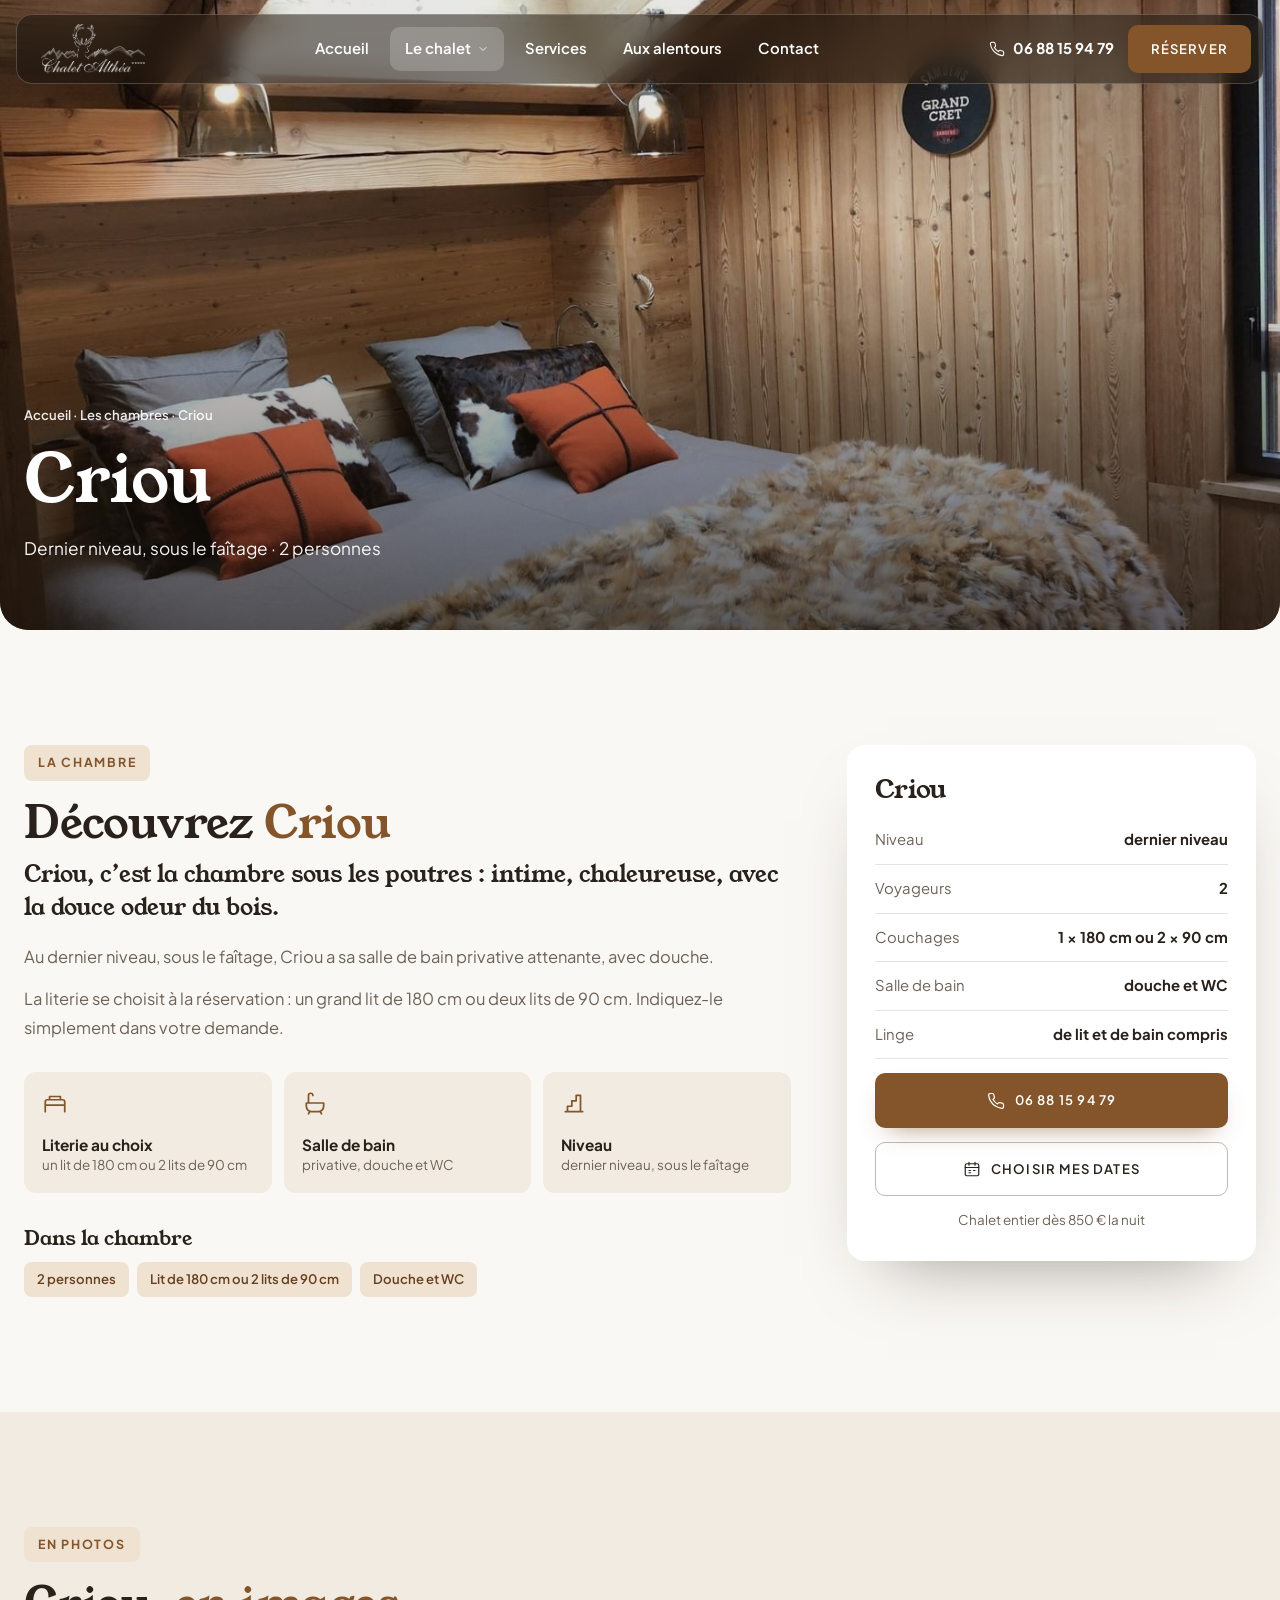
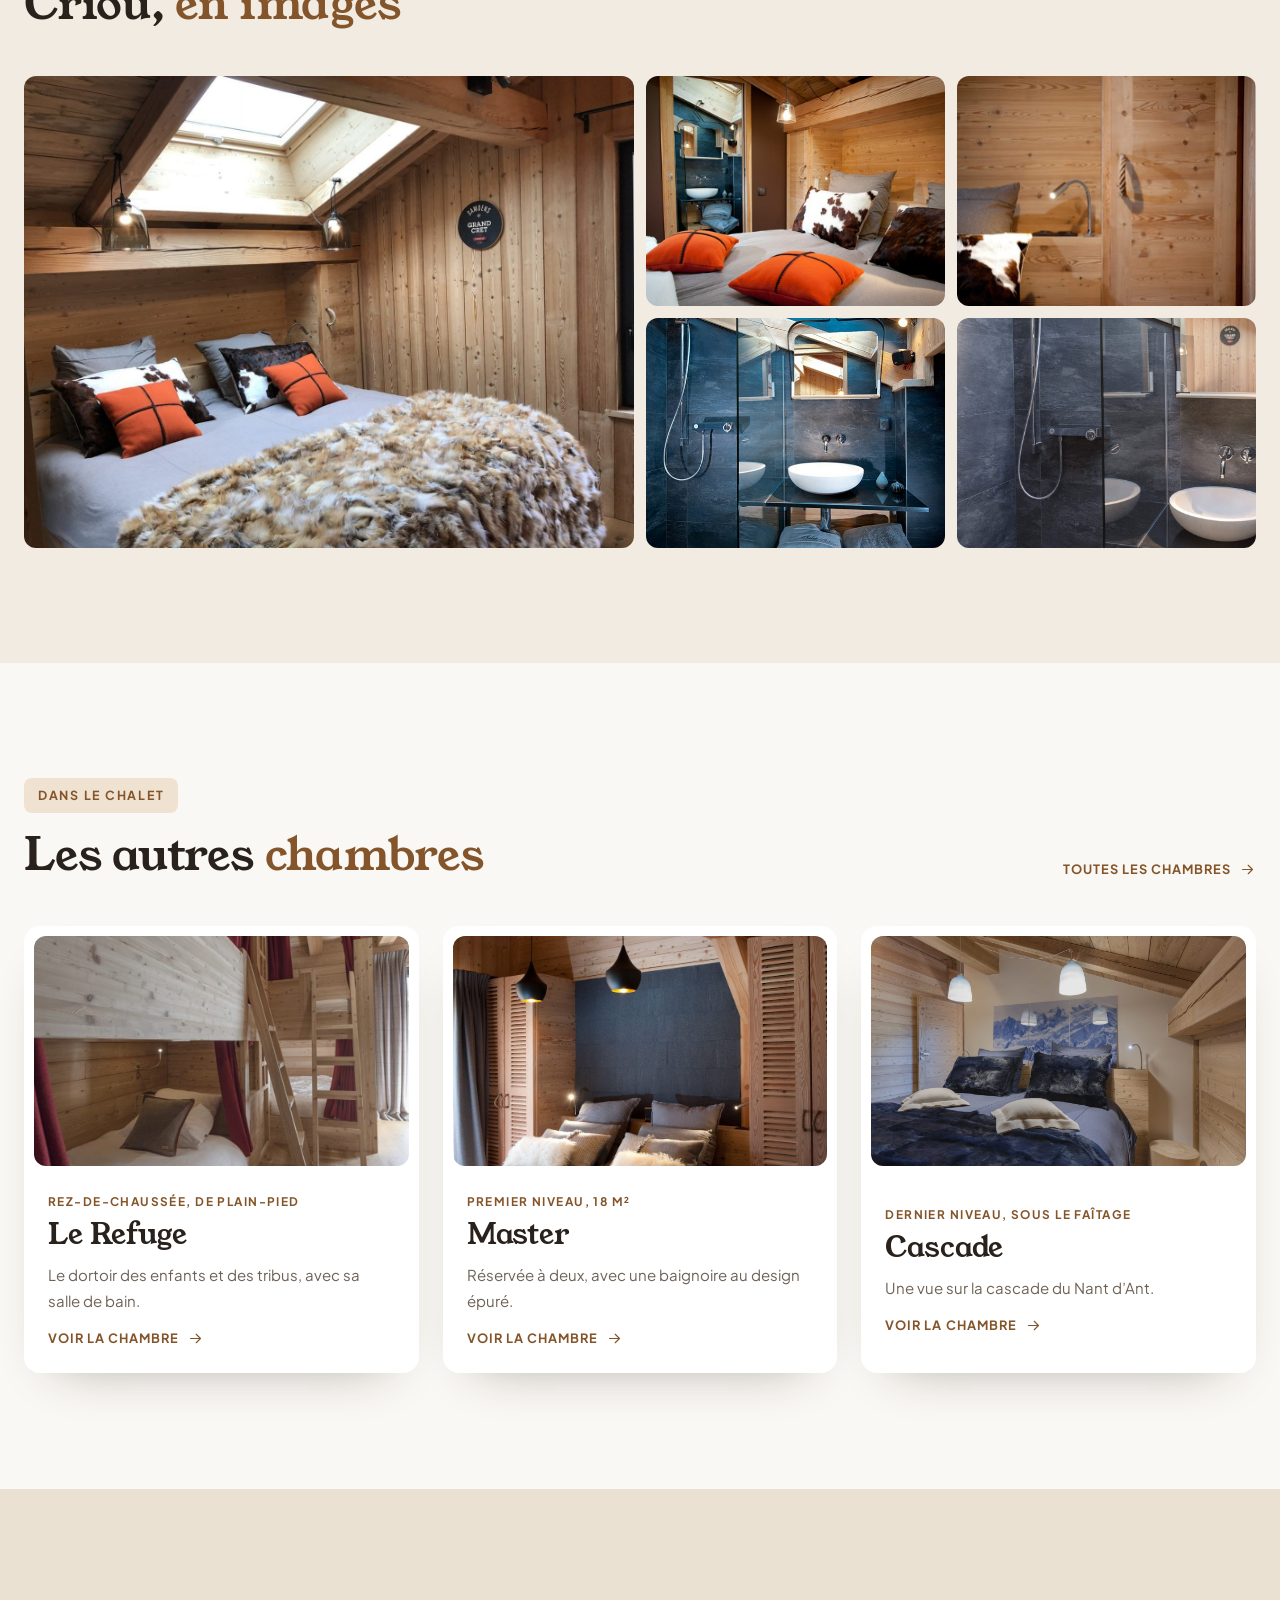
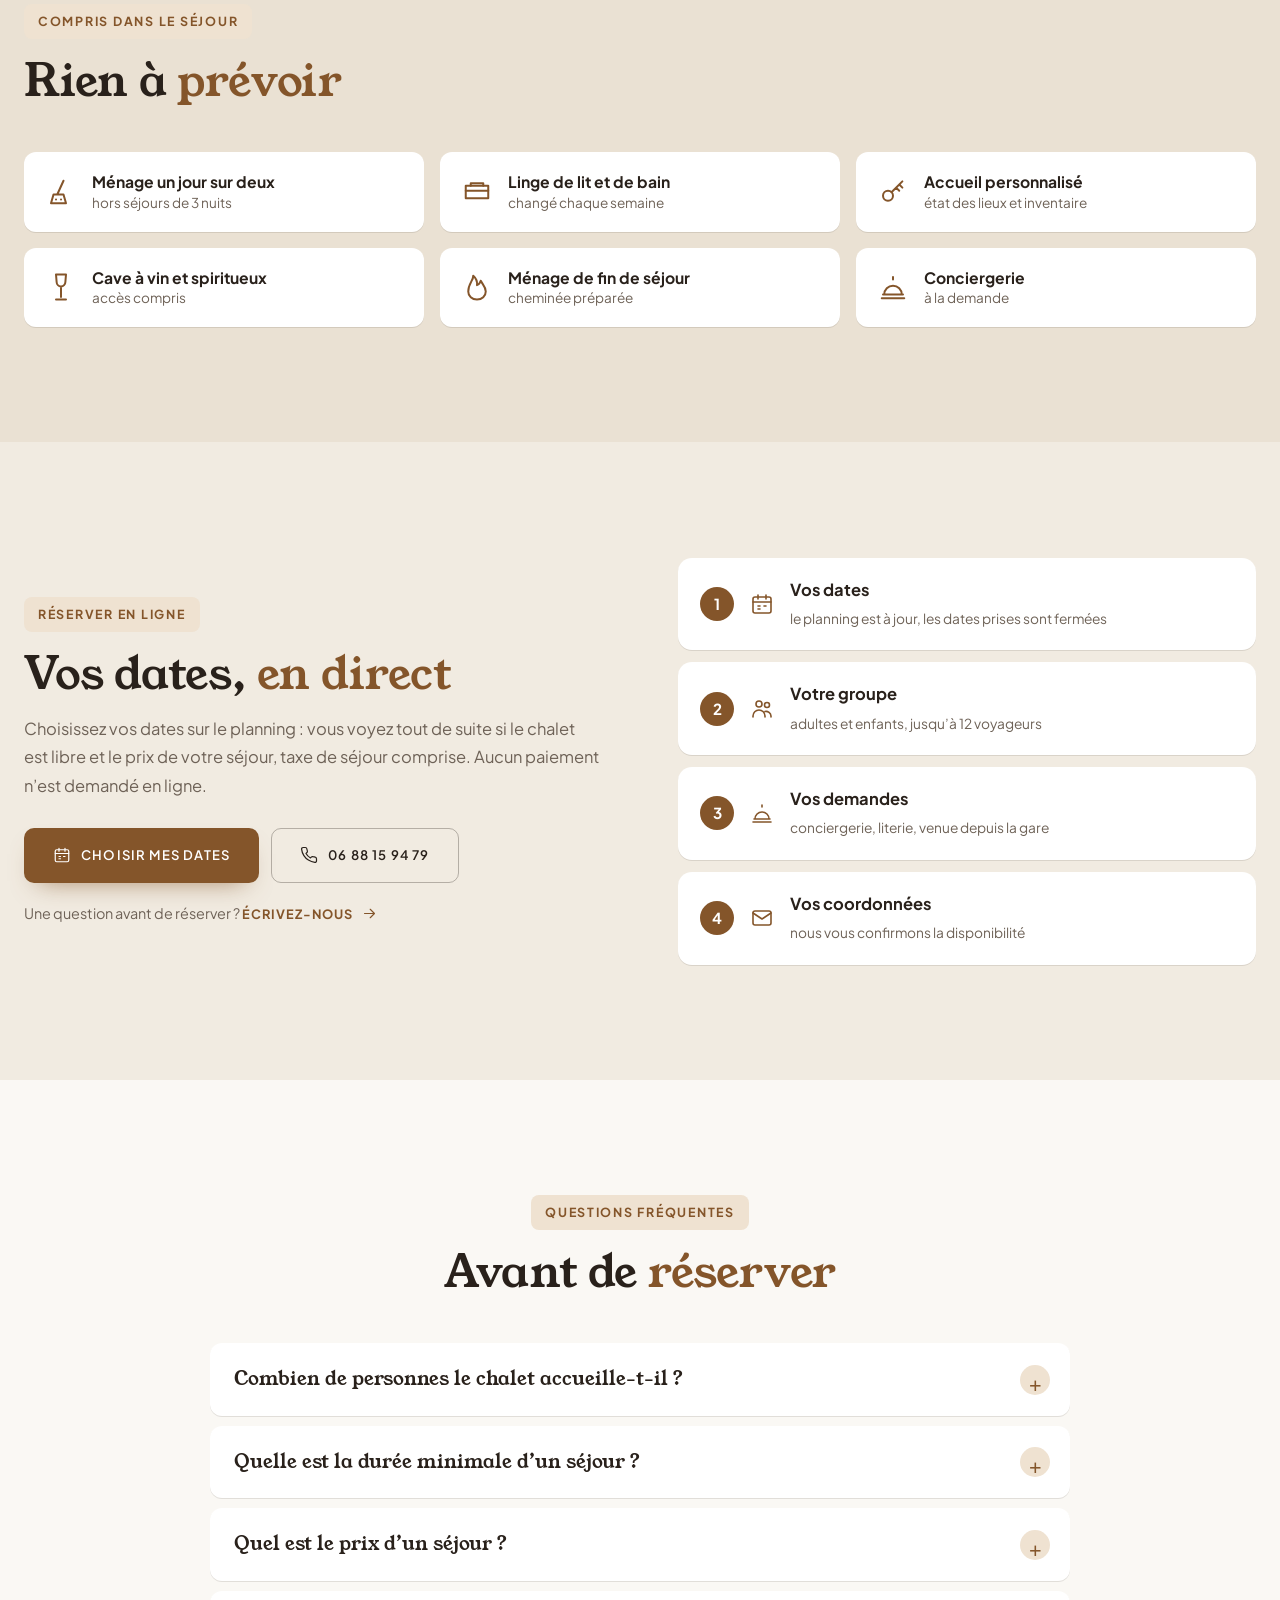
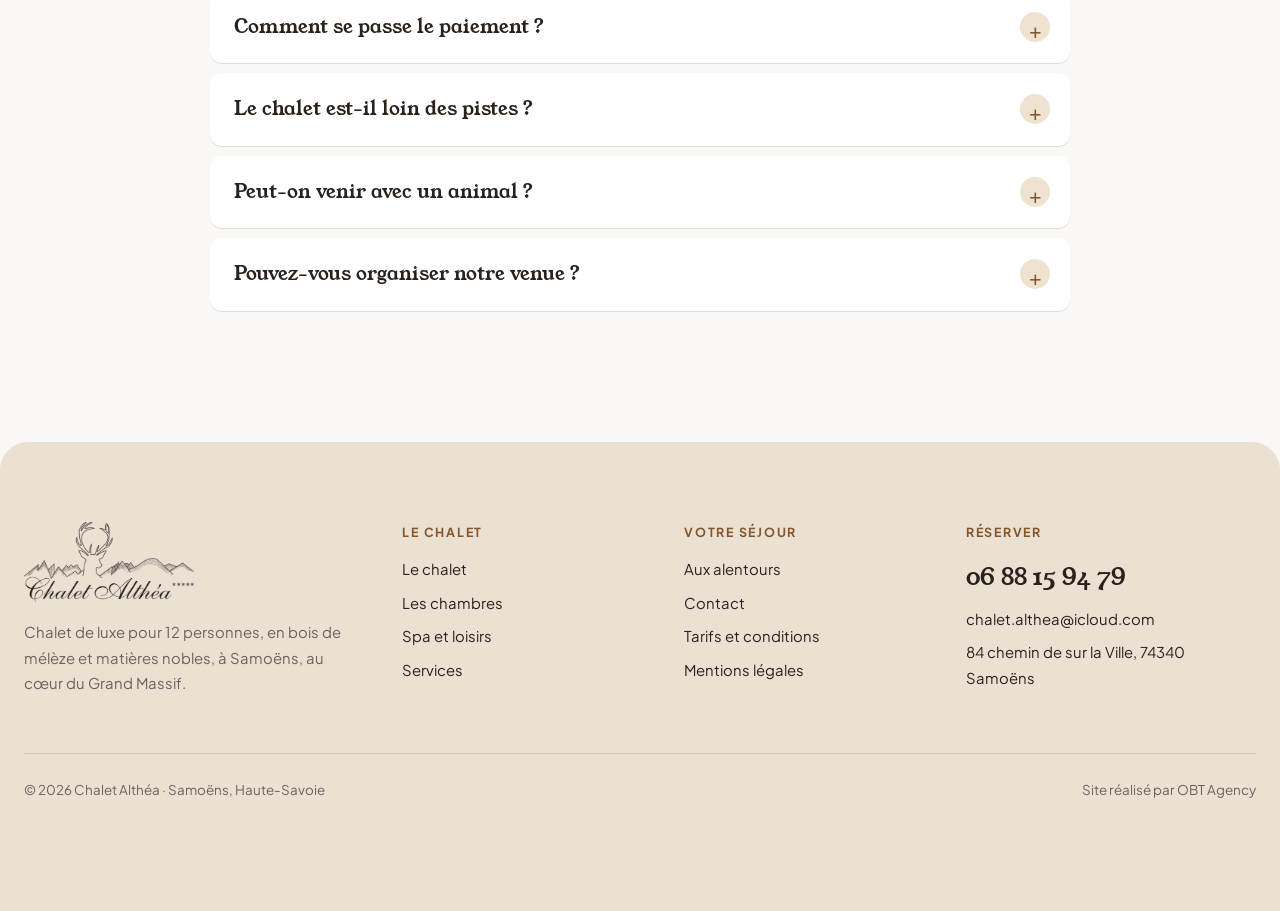
<file: chambre-criou.html>
<!doctype html>
<html lang="fr">
<head>
<meta charset="utf-8">
<meta name="viewport" content="width=device-width, initial-scale=1">
<meta name="robots" content="noindex, nofollow">
<title>Criou · Chambre du Chalet Althéa, Samoëns</title>
<meta name="description" content="Criou : chambre du Chalet Althéa à Samoëns, 2 personnes, avec salle de bain privative. Intime et chaleureuse, elle sent bon le bois.">
<link rel="preconnect" href="https://fonts.googleapis.com">
<link rel="preconnect" href="https://fonts.gstatic.com" crossorigin>
<link href="https://fonts.googleapis.com/css2?family=Plus+Jakarta+Sans:wght@400;500;600;700&family=Young+Serif&display=swap" rel="stylesheet">
<link rel="stylesheet" href="css/style.css">
</head>
<body data-page="chambre-criou">
<header class="entete">
  <div class="barre">
    <a class="logo" href="index.html" aria-label="Chalet Althéa, accueil"><img class="blanc" src="images/logo-blanc.png" alt="Chalet Althéa" width="900" height="425"><img class="sombre" src="images/logo-sombre.png" alt="" width="900" height="425"></a>
    <ul class="menu">
      <li><a href="index.html">Accueil</a></li>
      <li><a class="ouvrir actif" href="le-chalet.html">Le chalet <svg viewBox="0 0 24 24" fill="none" stroke="currentColor" stroke-width="1.6" stroke-linecap="round" stroke-linejoin="round" aria-hidden="true"><path d="m6 9 6 6 6-6"/></svg></a>
        <div class="sous-menu"><a href="le-chalet.html"><img src="images/chalet/sejour.jpg" alt=""><span>Le chalet<small>Espaces de vie, terrasse, garage</small></span></a><a href="les-chambres.html"><img src="images/chalet/master.jpg" alt=""><span>Les chambres<small>Quatre chambres en suite</small></span></a><a href="spa-et-loisirs.html"><img src="images/chalet/spa.jpg" alt=""><span>Spa et loisirs<small>Spa, sauna, cinéma, jeux</small></span></a></div></li>
      <li><a href="services.html">Services</a></li>
      <li><a href="alentours.html">Aux alentours</a></li>
      <li><a href="contact.html">Contact</a></li>
    </ul>
    <div class="actions">
      <a class="tel-entete" href="tel:+33688159479"><svg viewBox="0 0 24 24" fill="none" stroke="currentColor" stroke-width="1.6" stroke-linecap="round" stroke-linejoin="round" aria-hidden="true"><path d="M22 16.9v3a2 2 0 0 1-2.2 2 19.8 19.8 0 0 1-8.6-3.1 19.5 19.5 0 0 1-6-6A19.8 19.8 0 0 1 2.1 4.2 2 2 0 0 1 4.1 2h3a2 2 0 0 1 2 1.7c.1 1 .4 1.9.7 2.8a2 2 0 0 1-.5 2.1L8 9.9a16 16 0 0 0 6 6l1.3-1.3a2 2 0 0 1 2.1-.4c.9.3 1.8.6 2.8.7a2 2 0 0 1 1.7 2z"/></svg><span>06 88 15 94 79</span></a>
      <a class="btn btn-plein" href="contact.html#reserver" data-obt-reserve>Réserver</a>
      <button class="burger" aria-label="Menu" aria-expanded="false"><span></span></button>
    </div>
  </div>
</header>
<main>
<section class="bandeau">
  <img src="images/chalet/criou-chambre.jpg" alt="La chambre Criou" style="object-position:center 60%">
  <div class="conteneur">
    <p class="fil"><a href="index.html">Accueil</a> · <a href="les-chambres.html">Les chambres</a> · Criou</p>
    <h1>Criou</h1>
    <p>Dernier niveau, sous le faîtage · 2 personnes</p>
  </div>
</section>

<section class="section">
  <div class="conteneur fiche">
    <div data-reveal>
      <span class="surtitre">La chambre</span>
      <h2>Découvrez <em class="it">Criou</em></h2>
      <p class="chapo">Criou, c’est la chambre sous les poutres : intime, chaleureuse, avec la douce odeur du bois.</p>
      <p>Au dernier niveau, sous le faîtage, Criou a sa salle de bain privative attenante, avec douche.</p><p>La literie se choisit à la réservation : un grand lit de 180 cm ou deux lits de 90 cm. Indiquez-le simplement dans votre demande.</p>
      <div class="pieces"><div class="piece"><svg viewBox="0 0 24 24" fill="none" stroke="currentColor" stroke-width="1.6" stroke-linecap="round" stroke-linejoin="round" aria-hidden="true"><path d="M3 18v-7a2 2 0 0 1 2-2h14a2 2 0 0 1 2 2v7M3 14h18M3 18v2M21 18v2M7 9V6h10v3"/></svg><strong>Literie au choix</strong><small>un lit de 180 cm ou 2 lits de 90 cm</small></div><div class="piece"><svg viewBox="0 0 24 24" fill="none" stroke="currentColor" stroke-width="1.6" stroke-linecap="round" stroke-linejoin="round" aria-hidden="true"><path d="M4 12h16v3a5 5 0 0 1-5 5H9a5 5 0 0 1-5-5zM6 12V5a2 2 0 0 1 4 0M7 20l-1 2M17 20l1 2"/></svg><strong>Salle de bain</strong><small>privative, douche et WC</small></div><div class="piece"><svg viewBox="0 0 24 24" fill="none" stroke="currentColor" stroke-width="1.6" stroke-linecap="round" stroke-linejoin="round" aria-hidden="true"><path d="M4 20h16M6 20v-5h4v-5h4V5h4v15"/></svg><strong>Niveau</strong><small>dernier niveau, sous le faîtage</small></div></div>
      <h3 class="titre-equip">Dans la chambre</h3>
      <div class="pastilles"><span>2 personnes</span><span>Lit de 180 cm ou 2 lits de 90 cm</span><span>Douche et WC</span></div>
    </div>
    <aside class="encart" data-reveal>
      <h3>Criou</h3>
      <div class="ligne"><span>Niveau</span><strong>dernier niveau</strong></div><div class="ligne"><span>Voyageurs</span><strong>2</strong></div><div class="ligne"><span>Couchages</span><strong>1 × 180 cm ou 2 × 90 cm</strong></div><div class="ligne"><span>Salle de bain</span><strong>douche et WC</strong></div>
      <div class="ligne"><span>Linge</span><strong>de lit et de bain compris</strong></div>
      <a class="btn btn-plein" href="tel:+33688159479"><svg viewBox="0 0 24 24" fill="none" stroke="currentColor" stroke-width="1.6" stroke-linecap="round" stroke-linejoin="round" aria-hidden="true"><path d="M22 16.9v3a2 2 0 0 1-2.2 2 19.8 19.8 0 0 1-8.6-3.1 19.5 19.5 0 0 1-6-6A19.8 19.8 0 0 1 2.1 4.2 2 2 0 0 1 4.1 2h3a2 2 0 0 1 2 1.7c.1 1 .4 1.9.7 2.8a2 2 0 0 1-.5 2.1L8 9.9a16 16 0 0 0 6 6l1.3-1.3a2 2 0 0 1 2.1-.4c.9.3 1.8.6 2.8.7a2 2 0 0 1 1.7 2z"/></svg> 06 88 15 94 79</a>
      <a class="btn btn-contour" href="contact.html#reserver" data-obt-reserve><svg viewBox="0 0 24 24" fill="none" stroke="currentColor" stroke-width="1.6" stroke-linecap="round" stroke-linejoin="round" aria-hidden="true"><rect x="3" y="5" width="18" height="16" rx="2"/><path d="M3 10h18M8 3v4M16 3v4M8 14h2M14 14h2M8 17h2"/></svg> Choisir mes dates</a>
      <p class="petit-encart">Chalet entier dès 850 € la nuit</p>
    </aside>
  </div>
</section>

<section class="section givre">
  <div class="conteneur">
    <div class="entete-section"><div><span class="surtitre">En photos</span><h2>Criou, <em class="it">en images</em></h2></div></div>
    <div class="mosaique" data-reveal><button class="grand" data-galerie="images/chalet/criou-chambre.jpg" data-legende="La chambre Criou" aria-label="Agrandir : La chambre Criou"><img src="images/chalet/criou-chambre.jpg" alt="La chambre Criou" loading="lazy" decoding="async"><span>La chambre Criou</span></button><button class="" data-galerie="images/chalet/criou-lit.jpg" data-legende="Le lit et ses coussins" aria-label="Agrandir : Le lit et ses coussins"><img src="images/chalet/criou-lit.jpg" alt="Le lit et ses coussins" loading="lazy" decoding="async"><span>Le lit et ses coussins</span></button><button class="" data-galerie="images/chalet/criou-porte.jpg" data-legende="La porte en bois clair" aria-label="Agrandir : La porte en bois clair"><img src="images/chalet/criou-porte.jpg" alt="La porte en bois clair" loading="lazy" decoding="async"><span>La porte en bois clair</span></button><button class="" data-galerie="images/chalet/sdb-ardoise.jpg" data-legende="Une salle de bain en ardoise sous le toit" aria-label="Agrandir : Une salle de bain en ardoise sous le toit"><img src="images/chalet/sdb-ardoise.jpg" alt="Une salle de bain en ardoise sous le toit" loading="lazy" decoding="async"><span>Une salle de bain en ardoise sous le toit</span></button><button class="" data-galerie="images/chalet/sdb-ardoise-2.jpg" data-legende="La douche en ardoise" aria-label="Agrandir : La douche en ardoise"><img src="images/chalet/sdb-ardoise-2.jpg" alt="La douche en ardoise" loading="lazy" decoding="async"><span>La douche en ardoise</span></button></div>
  </div>
</section>

<section class="section">
  <div class="conteneur">
    <div class="entete-section"><div><span class="surtitre">Dans le chalet</span><h2>Les autres <em class="it">chambres</em></h2></div><a class="lien-fleche" href="les-chambres.html">Toutes les chambres <svg viewBox="0 0 24 24" fill="none" stroke="currentColor" stroke-width="1.6" stroke-linecap="round" stroke-linejoin="round" aria-hidden="true"><path d="M5 12h14M13 6l6 6-6 6"/></svg></a></div>
    <div class="chambres trois"><a class="chambre" href="chambre-le-refuge.html" data-reveal><div class="vis"><img src="images/chalet/refuge.jpg" alt="Le Refuge" loading="lazy" decoding="async"></div><div class="corps"><span class="etage">Rez-de-chaussée, de plain-pied</span><h3>Le Refuge</h3><p>Le dortoir des enfants et des tribus, avec sa salle de bain.</p><span class="lien-fleche">Voir la chambre <svg viewBox="0 0 24 24" fill="none" stroke="currentColor" stroke-width="1.6" stroke-linecap="round" stroke-linejoin="round" aria-hidden="true"><path d="M5 12h14M13 6l6 6-6 6"/></svg></span></div></a><a class="chambre" href="chambre-master.html" data-reveal><div class="vis"><img src="images/chalet/master.jpg" alt="Master" loading="lazy" decoding="async"></div><div class="corps"><span class="etage">Premier niveau, 18 m²</span><h3>Master</h3><p>Réservée à deux, avec une baignoire au design épuré.</p><span class="lien-fleche">Voir la chambre <svg viewBox="0 0 24 24" fill="none" stroke="currentColor" stroke-width="1.6" stroke-linecap="round" stroke-linejoin="round" aria-hidden="true"><path d="M5 12h14M13 6l6 6-6 6"/></svg></span></div></a><a class="chambre" href="chambre-cascade.html" data-reveal><div class="vis"><img src="images/chalet/cascade-chambre.jpg" alt="Cascade" loading="lazy" decoding="async"></div><div class="corps"><span class="etage">Dernier niveau, sous le faîtage</span><h3>Cascade</h3><p>Une vue sur la cascade du Nant d’Ant.</p><span class="lien-fleche">Voir la chambre <svg viewBox="0 0 24 24" fill="none" stroke="currentColor" stroke-width="1.6" stroke-linecap="round" stroke-linejoin="round" aria-hidden="true"><path d="M5 12h14M13 6l6 6-6 6"/></svg></span></div></a></div>
  </div>
</section>

<section class="section sable">
  <div class="conteneur">
    <div class="entete-section"><div><span class="surtitre">Compris dans le séjour</span><h2>Rien à <em class="it">prévoir</em></h2></div></div>
    <div class="compris"><div class="bloc" data-reveal><svg viewBox="0 0 24 24" fill="none" stroke="currentColor" stroke-width="1.6" stroke-linecap="round" stroke-linejoin="round" aria-hidden="true"><path d="M14 3 9 14M6 14h8l2 7H4z"/><path d="M8 18h.01M12 18h.01"/></svg><div><strong>Ménage un jour sur deux</strong><small>hors séjours de 3 nuits</small></div></div><div class="bloc" data-reveal><svg viewBox="0 0 24 24" fill="none" stroke="currentColor" stroke-width="1.6" stroke-linecap="round" stroke-linejoin="round" aria-hidden="true"><path d="M3 7h18v10H3z"/><path d="M3 11h18M7 7V5h10v2"/></svg><div><strong>Linge de lit et de bain</strong><small>changé chaque semaine</small></div></div><div class="bloc" data-reveal><svg viewBox="0 0 24 24" fill="none" stroke="currentColor" stroke-width="1.6" stroke-linecap="round" stroke-linejoin="round" aria-hidden="true"><circle cx="8" cy="15" r="4"/><path d="m10.8 12.2 8.7-8.7M17 6l2.5 2.5M14.5 8.5 17 11"/></svg><div><strong>Accueil personnalisé</strong><small>état des lieux et inventaire</small></div></div><div class="bloc" data-reveal><svg viewBox="0 0 24 24" fill="none" stroke="currentColor" stroke-width="1.6" stroke-linecap="round" stroke-linejoin="round" aria-hidden="true"><path d="M8 2h8l-.5 6a3.5 3.5 0 0 1-7 0zM12 11.5V20M8 22h8"/></svg><div><strong>Cave à vin et spiritueux</strong><small>accès compris</small></div></div><div class="bloc" data-reveal><svg viewBox="0 0 24 24" fill="none" stroke="currentColor" stroke-width="1.6" stroke-linecap="round" stroke-linejoin="round" aria-hidden="true"><path d="M12 22c4 0 7-2.7 7-6.5 0-3.6-2.6-5.6-4-8.5-.6 2-1.6 3-3 3.5.3-2.8-.7-5.5-3-7.5.2 3.6-4 6.4-4 12.5C5 19.3 8 22 12 22z"/></svg><div><strong>Ménage de fin de séjour</strong><small>cheminée préparée</small></div></div><div class="bloc" data-reveal><svg viewBox="0 0 24 24" fill="none" stroke="currentColor" stroke-width="1.6" stroke-linecap="round" stroke-linejoin="round" aria-hidden="true"><path d="M4 18h16M12 4v2M5 18a7 7 0 0 1 14 0M3 21h18"/></svg><div><strong>Conciergerie</strong><small>à la demande</small></div></div></div>
  </div>
</section>
<section class="section givre" id="reservation">
  <div class="conteneur bloc-resa">
    <div data-reveal>
      <span class="surtitre">Réserver en ligne</span>
      <h2>Vos dates, <em class="it">en direct</em></h2>
      <p class="intro-contact">Choisissez vos dates sur le planning : vous voyez tout de suite si le chalet est libre et le prix de votre séjour, taxe de séjour comprise. Aucun paiement n’est demandé en ligne.</p>
      <div class="boutons"><a class="btn btn-plein" href="contact.html#reserver" data-obt-reserve><svg viewBox="0 0 24 24" fill="none" stroke="currentColor" stroke-width="1.6" stroke-linecap="round" stroke-linejoin="round" aria-hidden="true"><rect x="3" y="5" width="18" height="16" rx="2"/><path d="M3 10h18M8 3v4M16 3v4M8 14h2M14 14h2M8 17h2"/></svg> Choisir mes dates</a><a class="btn btn-contour" href="tel:+33688159479"><svg viewBox="0 0 24 24" fill="none" stroke="currentColor" stroke-width="1.6" stroke-linecap="round" stroke-linejoin="round" aria-hidden="true"><path d="M22 16.9v3a2 2 0 0 1-2.2 2 19.8 19.8 0 0 1-8.6-3.1 19.5 19.5 0 0 1-6-6A19.8 19.8 0 0 1 2.1 4.2 2 2 0 0 1 4.1 2h3a2 2 0 0 1 2 1.7c.1 1 .4 1.9.7 2.8a2 2 0 0 1-.5 2.1L8 9.9a16 16 0 0 0 6 6l1.3-1.3a2 2 0 0 1 2.1-.4c.9.3 1.8.6 2.8.7a2 2 0 0 1 1.7 2z"/></svg> 06 88 15 94 79</a></div>
      <p class="petit">Une question avant de réserver ? <a class="lien-fleche" href="contact.html">Écrivez-nous <svg viewBox="0 0 24 24" fill="none" stroke="currentColor" stroke-width="1.6" stroke-linecap="round" stroke-linejoin="round" aria-hidden="true"><path d="M5 12h14M13 6l6 6-6 6"/></svg></a></p>
    </div>
    <ol class="etapes-resa" data-reveal><li><span class="num">1</span><svg viewBox="0 0 24 24" fill="none" stroke="currentColor" stroke-width="1.6" stroke-linecap="round" stroke-linejoin="round" aria-hidden="true"><rect x="3" y="5" width="18" height="16" rx="2"/><path d="M3 10h18M8 3v4M16 3v4M8 14h2M14 14h2M8 17h2"/></svg><div><strong>Vos dates</strong><small>le planning est à jour, les dates prises sont fermées</small></div></li><li><span class="num">2</span><svg viewBox="0 0 24 24" fill="none" stroke="currentColor" stroke-width="1.6" stroke-linecap="round" stroke-linejoin="round" aria-hidden="true"><circle cx="9" cy="7" r="3"/><circle cx="17" cy="8" r="2.5"/><path d="M3 20v-1a6 6 0 0 1 12 0v1M15 14.5a5 5 0 0 1 6 4.5v1"/></svg><div><strong>Votre groupe</strong><small>adultes et enfants, jusqu’à 12 voyageurs</small></div></li><li><span class="num">3</span><svg viewBox="0 0 24 24" fill="none" stroke="currentColor" stroke-width="1.6" stroke-linecap="round" stroke-linejoin="round" aria-hidden="true"><path d="M4 18h16M12 4v2M5 18a7 7 0 0 1 14 0M3 21h18"/></svg><div><strong>Vos demandes</strong><small>conciergerie, literie, venue depuis la gare</small></div></li><li><span class="num">4</span><svg viewBox="0 0 24 24" fill="none" stroke="currentColor" stroke-width="1.6" stroke-linecap="round" stroke-linejoin="round" aria-hidden="true"><rect x="3" y="5" width="18" height="14" rx="2"/><path d="m3 7 9 6 9-6"/></svg><div><strong>Vos coordonnées</strong><small>nous vous confirmons la disponibilité</small></div></li></ol>
  </div>
</section>
<section class="section">
  <div class="conteneur">
    <div class="entete-section centre"><div><span class="surtitre">Questions fréquentes</span><h2>Avant de <em class="it">réserver</em></h2></div></div>
    <div class="faq"><details><summary>Combien de personnes le chalet accueille-t-il ?</summary><p>Jusqu’à 12 voyageurs, dans quatre chambres qui ont chacune leur salle de bain : Le Refuge (jusqu’à 6), la Master (2), Criou (2) et Cascade (2). Lits bébé et chaise bébé sont disponibles.</p></details><details><summary>Quelle est la durée minimale d’un séjour ?</summary><p>Trois nuits. Pendant les vacances scolaires de Noël et d’hiver, le chalet se loue à la semaine, du samedi 16 h au samedi 10 h.</p></details><details><summary>Quel est le prix d’un séjour ?</summary><p>À partir de 850 € la nuit, taxe de séjour en sus (3,50 € par adulte et par nuit). Le bouton « Réserver » affiche le prix exact de vos dates.</p></details><details><summary>Comment se passe le paiement ?</summary><p>40 % à la réservation, 30 % un mois avant l’arrivée et le solde 8 jours avant l’arrivée, par virement. Aucun paiement n’est demandé en ligne. Une caution de 4 000 € est versée avant l’arrivée, par virement, puis restituée dans les 15 jours qui suivent le séjour.</p></details><details><summary>Le chalet est-il loin des pistes ?</summary><p>Il est à 700 m du centre du village et à 1,2 km de la télécabine du Grand Massif Express. L’arrêt du Ski-Bus est à 50 m du chalet, au pont de Clévieux.</p></details><details><summary>Peut-on venir avec un animal ?</summary><p>Non, les animaux ne sont pas admis au chalet.</p></details><details><summary>Pouvez-vous organiser notre venue ?</summary><p>Oui. Nous pouvons organiser votre venue à Samoëns depuis votre lieu d’arrivée ou de départ, gare ou aéroport : il suffit de nous le demander.</p></details></div>
  </div>
</section>
</main>
<footer class="pied">
  <div class="conteneur">
    <div class="grille">
      <div>
        <a class="logo-pied" href="index.html"><img src="images/logo-sombre.png" alt="Chalet Althéa" width="900" height="425"></a>
        <p>Chalet de luxe pour 12 personnes, en bois de mélèze et matières nobles, à Samoëns, au cœur du Grand Massif.</p>
      </div>
      <div><h4>Le chalet</h4><ul><li><a href="le-chalet.html">Le chalet</a></li><li><a href="les-chambres.html">Les chambres</a></li><li><a href="spa-et-loisirs.html">Spa et loisirs</a></li><li><a href="services.html">Services</a></li></ul></div>
      <div><h4>Votre séjour</h4><ul><li><a href="alentours.html">Aux alentours</a></li><li><a href="contact.html">Contact</a></li><li><a href="contact.html#conditions">Tarifs et conditions</a></li><li><a href="mentions-legales.html">Mentions légales</a></li></ul></div>
      <div><h4>Réserver</h4><ul><li><a class="tel-pied" href="tel:+33688159479">06 88 15 94 79</a></li><li><a href="mailto:chalet.althea@icloud.com">chalet.althea@icloud.com</a></li><li>84 chemin de sur la Ville, 74340 Samoëns</li></ul></div>
    </div>
    <div class="bas"><span>© 2026 Chalet Althéa · Samoëns, Haute-Savoie</span><span>Site réalisé par OBT Agency</span></div>
  </div>
</footer>
<nav class="barre-mobile" aria-label="Contact rapide">
  <a class="appeler" href="tel:+33688159479"><svg viewBox="0 0 24 24" fill="none" stroke="currentColor" stroke-width="1.6" stroke-linecap="round" stroke-linejoin="round" aria-hidden="true"><path d="M22 16.9v3a2 2 0 0 1-2.2 2 19.8 19.8 0 0 1-8.6-3.1 19.5 19.5 0 0 1-6-6A19.8 19.8 0 0 1 2.1 4.2 2 2 0 0 1 4.1 2h3a2 2 0 0 1 2 1.7c.1 1 .4 1.9.7 2.8a2 2 0 0 1-.5 2.1L8 9.9a16 16 0 0 0 6 6l1.3-1.3a2 2 0 0 1 2.1-.4c.9.3 1.8.6 2.8.7a2 2 0 0 1 1.7 2z"/></svg> Appeler</a>
  <a href="contact.html#reserver" data-obt-reserve><svg viewBox="0 0 24 24" fill="none" stroke="currentColor" stroke-width="1.6" stroke-linecap="round" stroke-linejoin="round" aria-hidden="true"><rect x="3" y="5" width="18" height="16" rx="2"/><path d="M3 10h18M8 3v4M16 3v4M8 14h2M14 14h2M8 17h2"/></svg> Réserver</a>
</nav>
<script src="js/site.js"></script>
<div data-obt-booking data-obt-key="demo-chalet-althea" data-obt-api="https://demo-althea.obt.invalid" data-obt-form-key="demo" data-obt-form-endpoint="https://demo-althea.obt.invalid/envoi" data-obt-subject="Demande de réservation au Chalet Althéa"></div>
<script src="js/obt-demo.js"></script>
<script src="https://obt-gestion.com/blocks/obt-booking.js" defer></script>
</body>
</html>
</file>
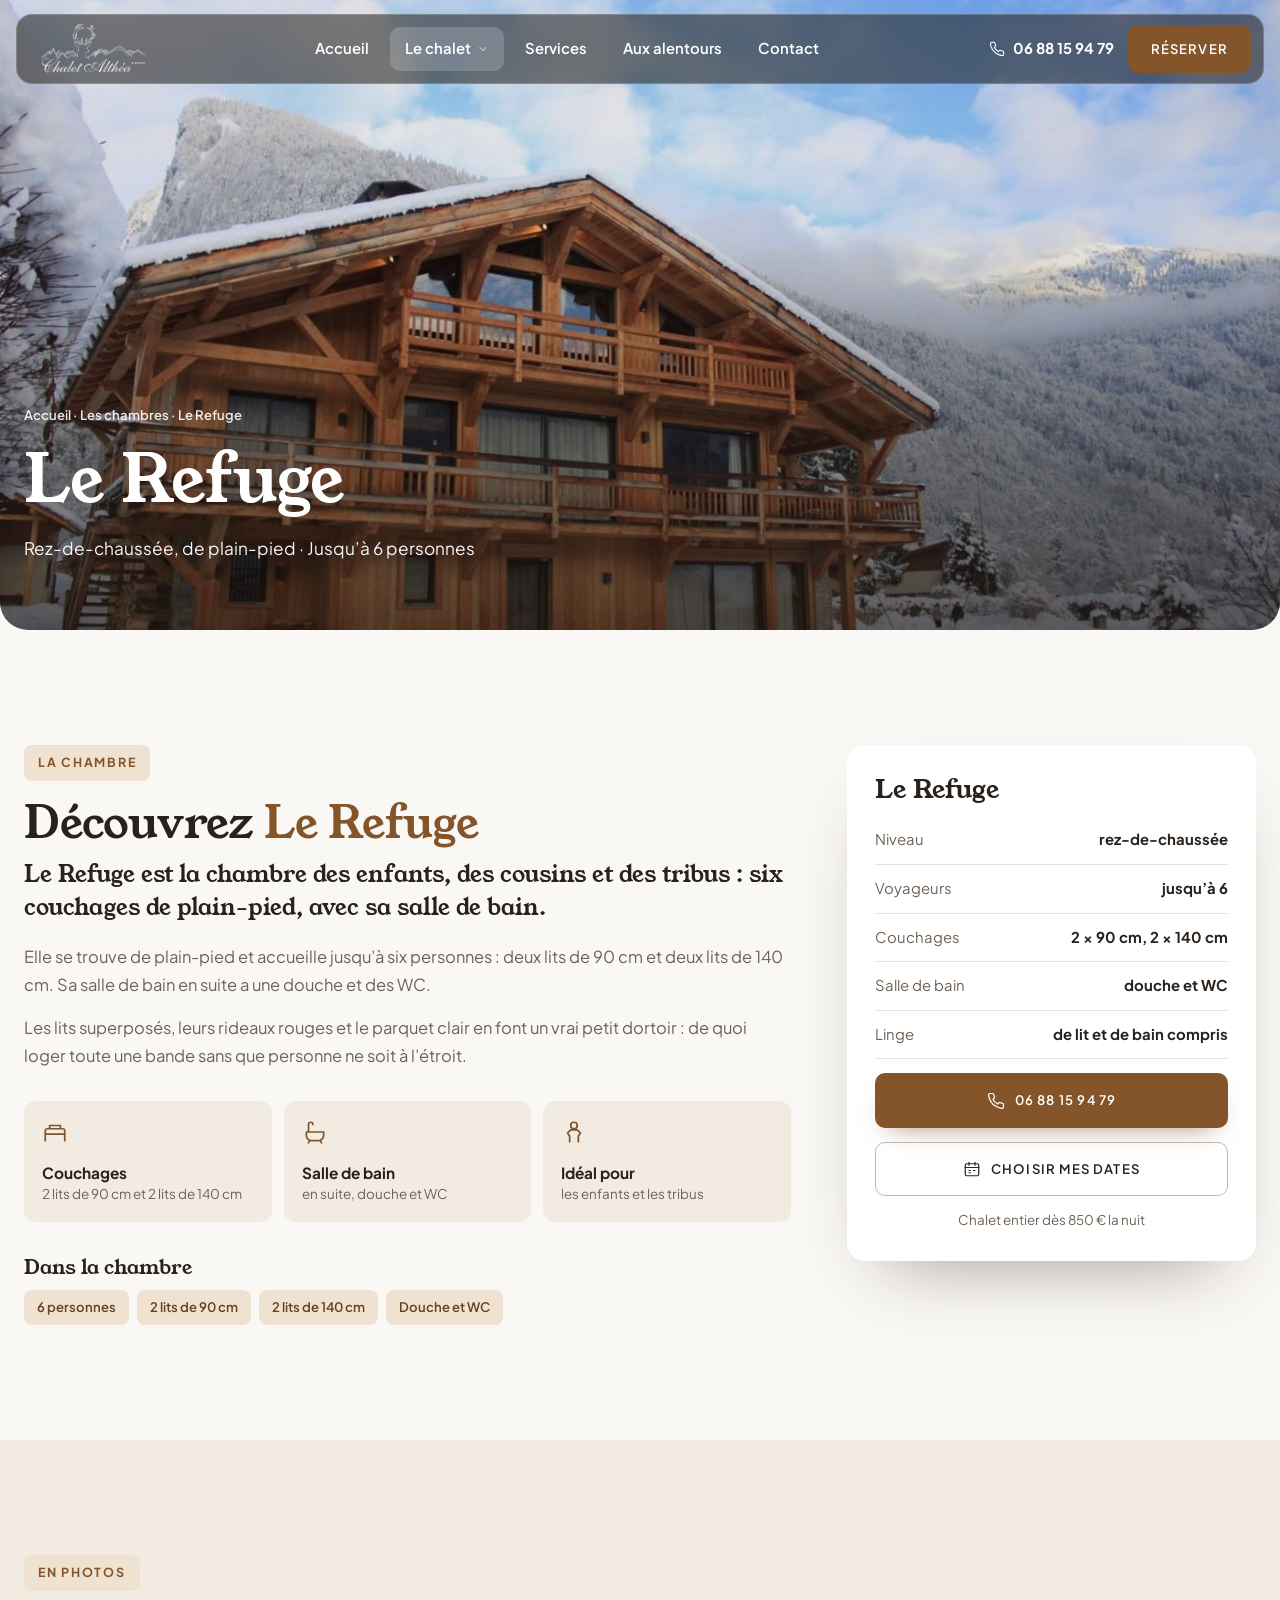
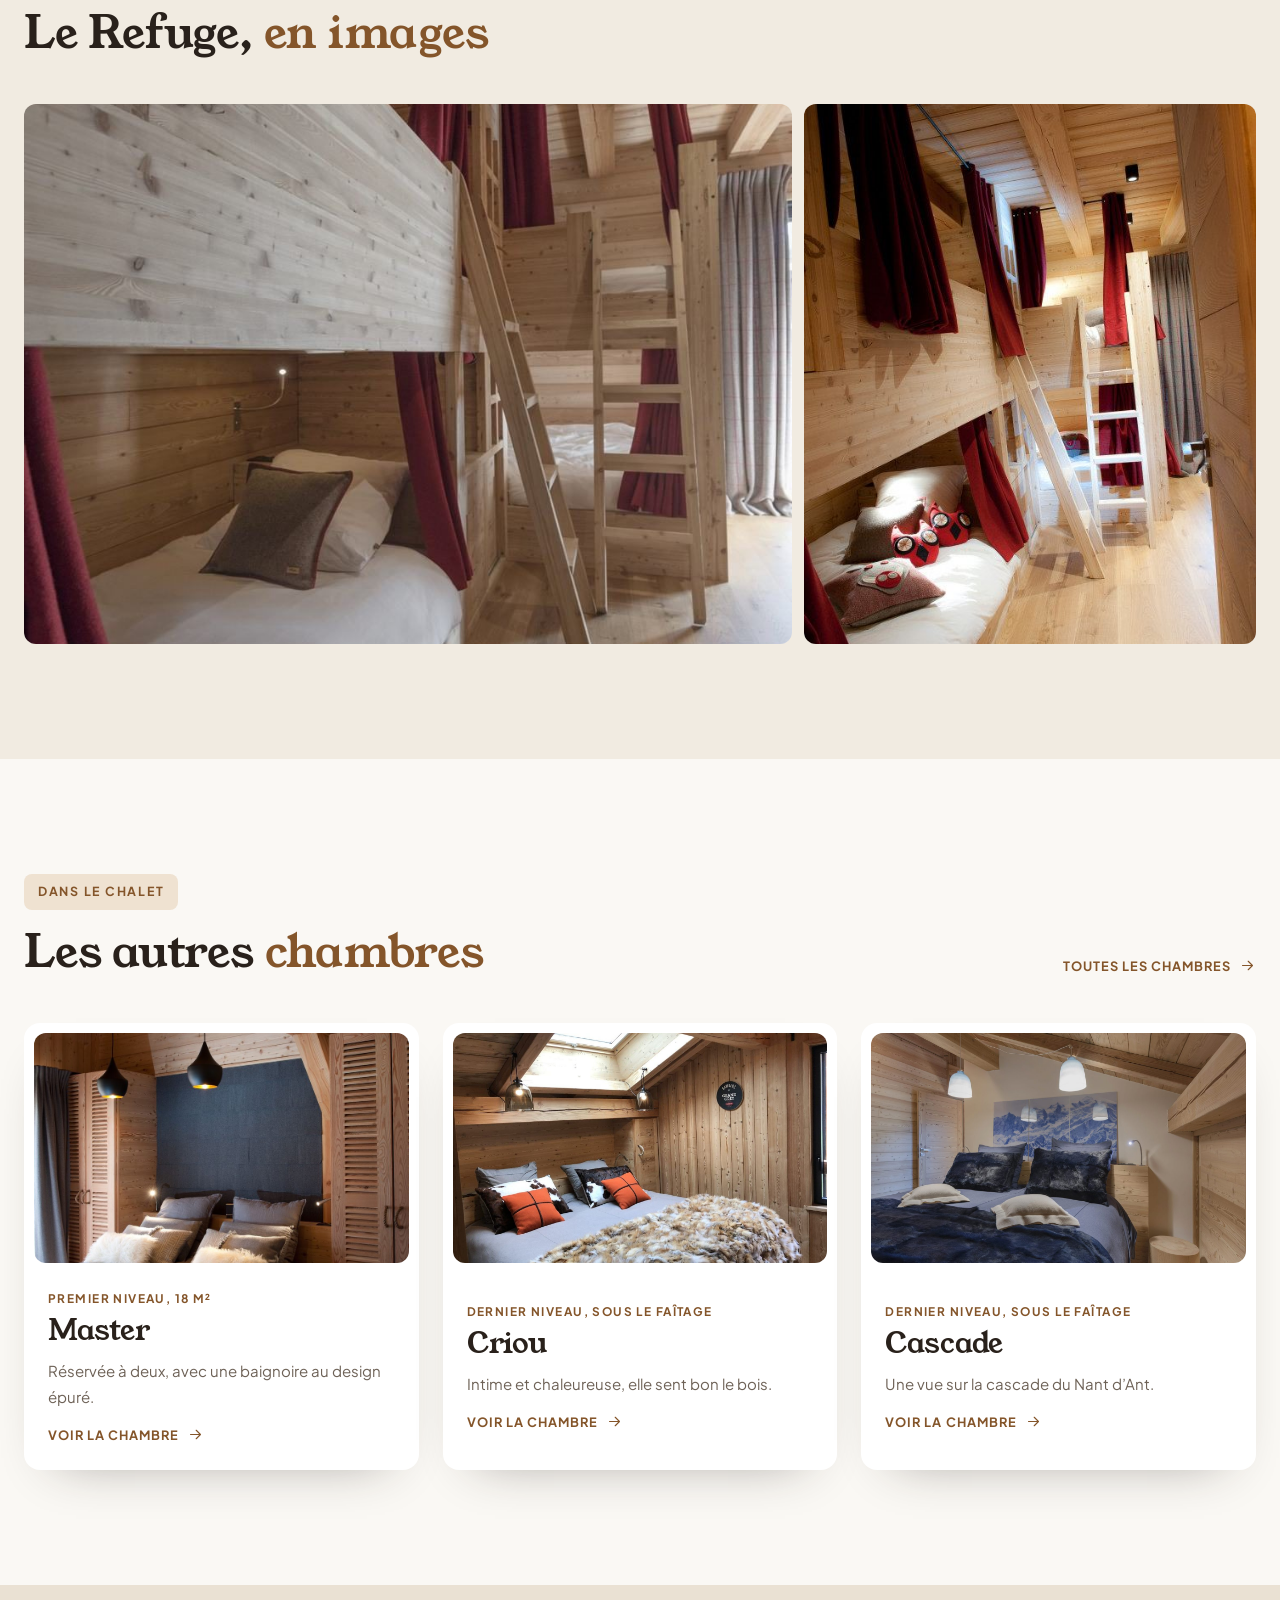
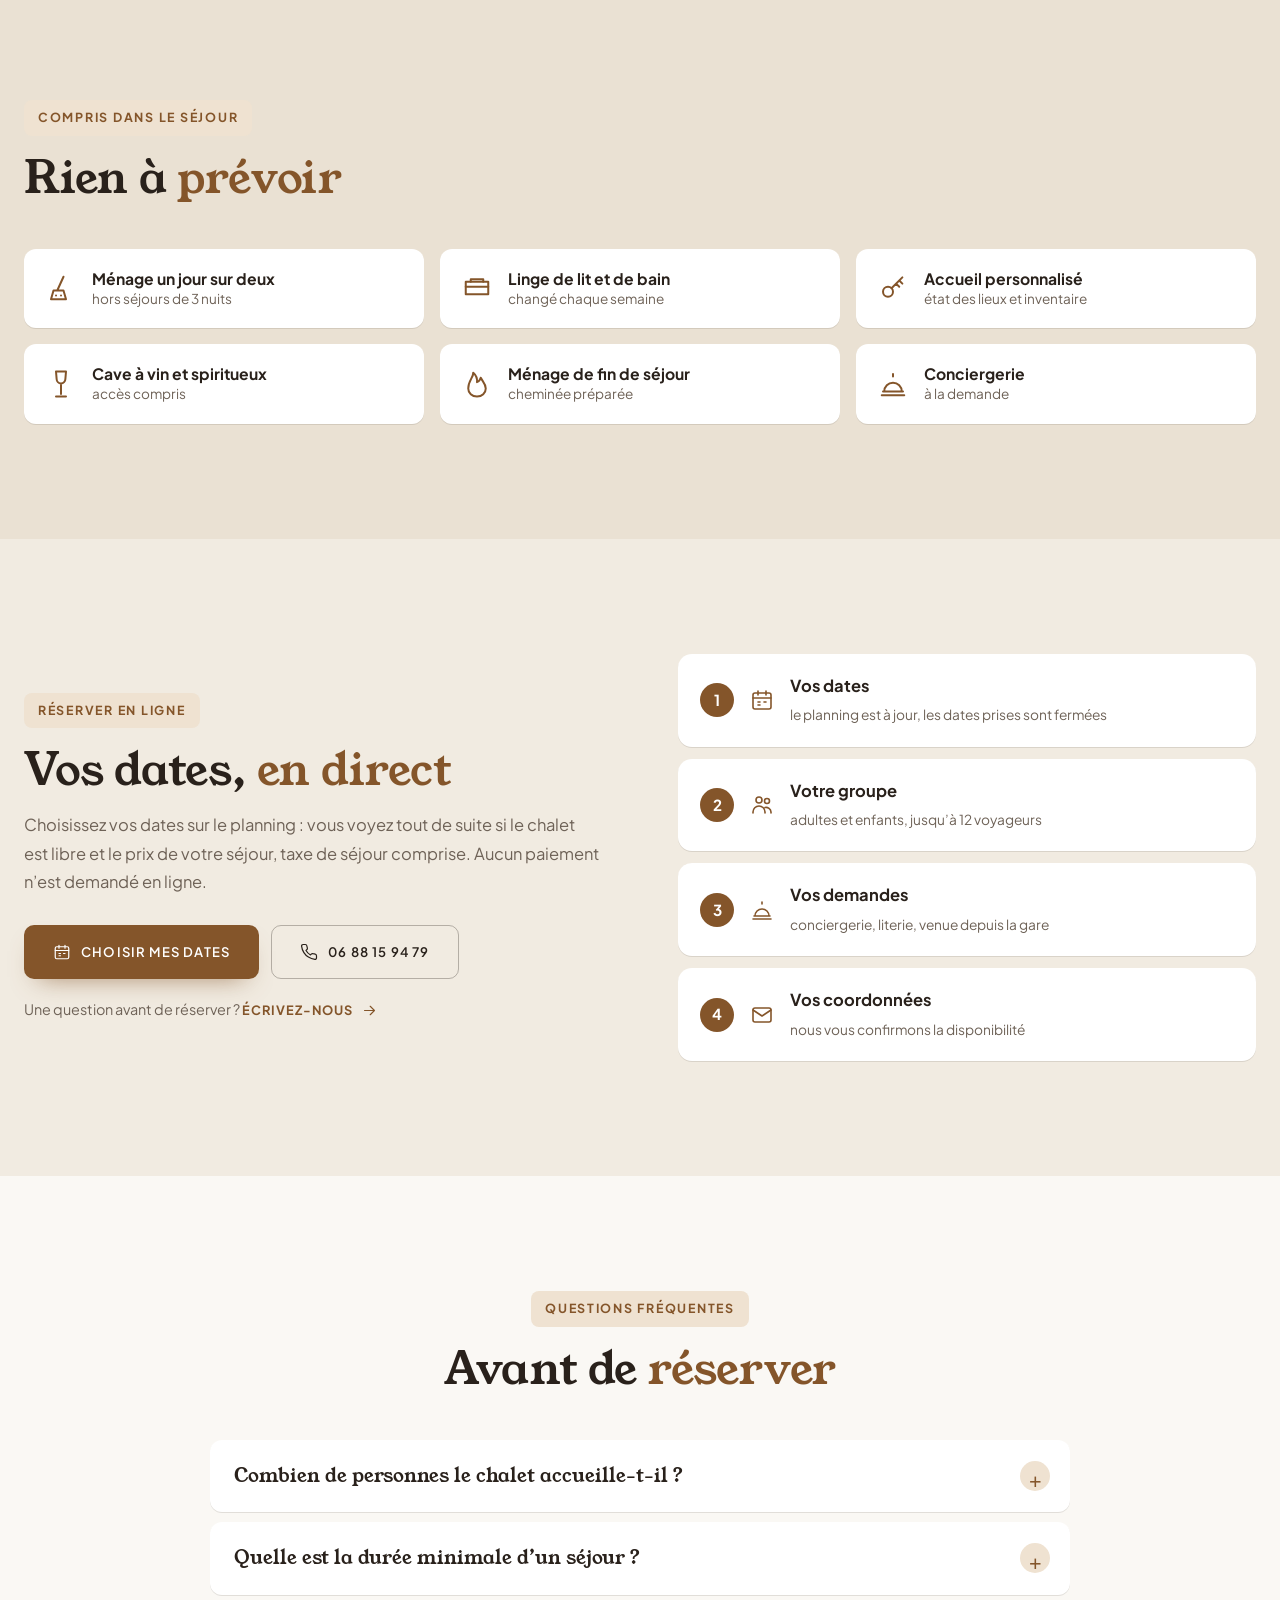
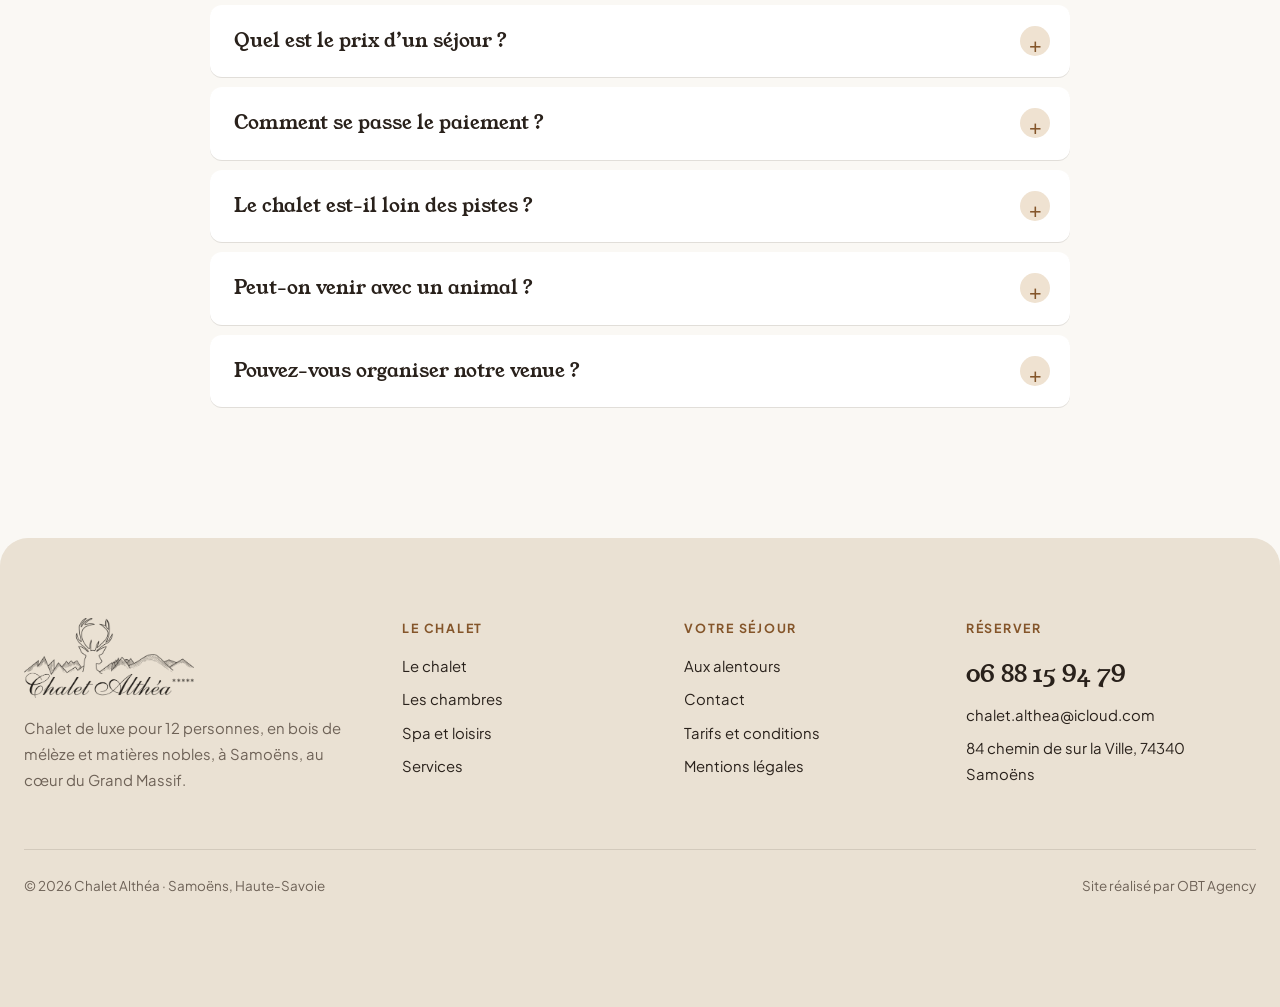
<file: chambre-le-refuge.html>
<!doctype html>
<html lang="fr">
<head>
<meta charset="utf-8">
<meta name="viewport" content="width=device-width, initial-scale=1">
<meta name="robots" content="noindex, nofollow">
<title>Le Refuge · Chambre du Chalet Althéa, Samoëns</title>
<meta name="description" content="Le Refuge : chambre du Chalet Althéa à Samoëns, jusqu’à 6 personnes, avec salle de bain privative. Le dortoir des enfants et des tribus, avec sa salle de bain.">
<link rel="preconnect" href="https://fonts.googleapis.com">
<link rel="preconnect" href="https://fonts.gstatic.com" crossorigin>
<link href="https://fonts.googleapis.com/css2?family=Plus+Jakarta+Sans:wght@400;500;600;700&family=Young+Serif&display=swap" rel="stylesheet">
<link rel="stylesheet" href="css/style.css">
</head>
<body data-page="chambre-le-refuge">
<header class="entete">
  <div class="barre">
    <a class="logo" href="index.html" aria-label="Chalet Althéa, accueil"><img class="blanc" src="images/logo-blanc.png" alt="Chalet Althéa" width="900" height="425"><img class="sombre" src="images/logo-sombre.png" alt="" width="900" height="425"></a>
    <ul class="menu">
      <li><a href="index.html">Accueil</a></li>
      <li><a class="ouvrir actif" href="le-chalet.html">Le chalet <svg viewBox="0 0 24 24" fill="none" stroke="currentColor" stroke-width="1.6" stroke-linecap="round" stroke-linejoin="round" aria-hidden="true"><path d="m6 9 6 6 6-6"/></svg></a>
        <div class="sous-menu"><a href="le-chalet.html"><img src="images/chalet/sejour.jpg" alt=""><span>Le chalet<small>Espaces de vie, terrasse, garage</small></span></a><a href="les-chambres.html"><img src="images/chalet/master.jpg" alt=""><span>Les chambres<small>Quatre chambres en suite</small></span></a><a href="spa-et-loisirs.html"><img src="images/chalet/spa.jpg" alt=""><span>Spa et loisirs<small>Spa, sauna, cinéma, jeux</small></span></a></div></li>
      <li><a href="services.html">Services</a></li>
      <li><a href="alentours.html">Aux alentours</a></li>
      <li><a href="contact.html">Contact</a></li>
    </ul>
    <div class="actions">
      <a class="tel-entete" href="tel:+33688159479"><svg viewBox="0 0 24 24" fill="none" stroke="currentColor" stroke-width="1.6" stroke-linecap="round" stroke-linejoin="round" aria-hidden="true"><path d="M22 16.9v3a2 2 0 0 1-2.2 2 19.8 19.8 0 0 1-8.6-3.1 19.5 19.5 0 0 1-6-6A19.8 19.8 0 0 1 2.1 4.2 2 2 0 0 1 4.1 2h3a2 2 0 0 1 2 1.7c.1 1 .4 1.9.7 2.8a2 2 0 0 1-.5 2.1L8 9.9a16 16 0 0 0 6 6l1.3-1.3a2 2 0 0 1 2.1-.4c.9.3 1.8.6 2.8.7a2 2 0 0 1 1.7 2z"/></svg><span>06 88 15 94 79</span></a>
      <a class="btn btn-plein" href="contact.html#reserver" data-obt-reserve>Réserver</a>
      <button class="burger" aria-label="Menu" aria-expanded="false"><span></span></button>
    </div>
  </div>
</header>
<main>
<section class="bandeau">
  <img src="images/chalet/facade-jour.jpg" alt="Le Chalet Althéa sous la neige">
  <div class="conteneur">
    <p class="fil"><a href="index.html">Accueil</a> · <a href="les-chambres.html">Les chambres</a> · Le Refuge</p>
    <h1>Le Refuge</h1>
    <p>Rez-de-chaussée, de plain-pied · Jusqu’à 6 personnes</p>
  </div>
</section>

<section class="section">
  <div class="conteneur fiche">
    <div data-reveal>
      <span class="surtitre">La chambre</span>
      <h2>Découvrez <em class="it">Le Refuge</em></h2>
      <p class="chapo">Le Refuge est la chambre des enfants, des cousins et des tribus : six couchages de plain-pied, avec sa salle de bain.</p>
      <p>Elle se trouve de plain-pied et accueille jusqu’à six personnes : deux lits de 90 cm et deux lits de 140 cm. Sa salle de bain en suite a une douche et des WC.</p><p>Les lits superposés, leurs rideaux rouges et le parquet clair en font un vrai petit dortoir : de quoi loger toute une bande sans que personne ne soit à l’étroit.</p>
      <div class="pieces"><div class="piece"><svg viewBox="0 0 24 24" fill="none" stroke="currentColor" stroke-width="1.6" stroke-linecap="round" stroke-linejoin="round" aria-hidden="true"><path d="M3 18v-7a2 2 0 0 1 2-2h14a2 2 0 0 1 2 2v7M3 14h18M3 18v2M21 18v2M7 9V6h10v3"/></svg><strong>Couchages</strong><small>2 lits de 90 cm et 2 lits de 140 cm</small></div><div class="piece"><svg viewBox="0 0 24 24" fill="none" stroke="currentColor" stroke-width="1.6" stroke-linecap="round" stroke-linejoin="round" aria-hidden="true"><path d="M4 12h16v3a5 5 0 0 1-5 5H9a5 5 0 0 1-5-5zM6 12V5a2 2 0 0 1 4 0M7 20l-1 2M17 20l1 2"/></svg><strong>Salle de bain</strong><small>en suite, douche et WC</small></div><div class="piece"><svg viewBox="0 0 24 24" fill="none" stroke="currentColor" stroke-width="1.6" stroke-linecap="round" stroke-linejoin="round" aria-hidden="true"><circle cx="12" cy="6" r="3"/><path d="M8 21v-5l-2-3 3-3h6l3 3-2 3v5"/></svg><strong>Idéal pour</strong><small>les enfants et les tribus</small></div></div>
      <h3 class="titre-equip">Dans la chambre</h3>
      <div class="pastilles"><span>6 personnes</span><span>2 lits de 90 cm</span><span>2 lits de 140 cm</span><span>Douche et WC</span></div>
    </div>
    <aside class="encart" data-reveal>
      <h3>Le Refuge</h3>
      <div class="ligne"><span>Niveau</span><strong>rez-de-chaussée</strong></div><div class="ligne"><span>Voyageurs</span><strong>jusqu’à 6</strong></div><div class="ligne"><span>Couchages</span><strong>2 × 90 cm, 2 × 140 cm</strong></div><div class="ligne"><span>Salle de bain</span><strong>douche et WC</strong></div>
      <div class="ligne"><span>Linge</span><strong>de lit et de bain compris</strong></div>
      <a class="btn btn-plein" href="tel:+33688159479"><svg viewBox="0 0 24 24" fill="none" stroke="currentColor" stroke-width="1.6" stroke-linecap="round" stroke-linejoin="round" aria-hidden="true"><path d="M22 16.9v3a2 2 0 0 1-2.2 2 19.8 19.8 0 0 1-8.6-3.1 19.5 19.5 0 0 1-6-6A19.8 19.8 0 0 1 2.1 4.2 2 2 0 0 1 4.1 2h3a2 2 0 0 1 2 1.7c.1 1 .4 1.9.7 2.8a2 2 0 0 1-.5 2.1L8 9.9a16 16 0 0 0 6 6l1.3-1.3a2 2 0 0 1 2.1-.4c.9.3 1.8.6 2.8.7a2 2 0 0 1 1.7 2z"/></svg> 06 88 15 94 79</a>
      <a class="btn btn-contour" href="contact.html#reserver" data-obt-reserve><svg viewBox="0 0 24 24" fill="none" stroke="currentColor" stroke-width="1.6" stroke-linecap="round" stroke-linejoin="round" aria-hidden="true"><rect x="3" y="5" width="18" height="16" rx="2"/><path d="M3 10h18M8 3v4M16 3v4M8 14h2M14 14h2M8 17h2"/></svg> Choisir mes dates</a>
      <p class="petit-encart">Chalet entier dès 850 € la nuit</p>
    </aside>
  </div>
</section>

<section class="section givre">
  <div class="conteneur">
    <div class="entete-section"><div><span class="surtitre">En photos</span><h2>Le Refuge, <em class="it">en images</em></h2></div></div>
    <div class="trio deux" data-reveal><img src="images/chalet/refuge.jpg" alt="Les lits superposés du Refuge" loading="lazy" decoding="async"><img src="images/chalet/refuge-lits.jpg" alt="Le Refuge, côté rideaux rouges" loading="lazy" decoding="async"></div>
  </div>
</section>

<section class="section">
  <div class="conteneur">
    <div class="entete-section"><div><span class="surtitre">Dans le chalet</span><h2>Les autres <em class="it">chambres</em></h2></div><a class="lien-fleche" href="les-chambres.html">Toutes les chambres <svg viewBox="0 0 24 24" fill="none" stroke="currentColor" stroke-width="1.6" stroke-linecap="round" stroke-linejoin="round" aria-hidden="true"><path d="M5 12h14M13 6l6 6-6 6"/></svg></a></div>
    <div class="chambres trois"><a class="chambre" href="chambre-master.html" data-reveal><div class="vis"><img src="images/chalet/master.jpg" alt="Master" loading="lazy" decoding="async"></div><div class="corps"><span class="etage">Premier niveau, 18 m²</span><h3>Master</h3><p>Réservée à deux, avec une baignoire au design épuré.</p><span class="lien-fleche">Voir la chambre <svg viewBox="0 0 24 24" fill="none" stroke="currentColor" stroke-width="1.6" stroke-linecap="round" stroke-linejoin="round" aria-hidden="true"><path d="M5 12h14M13 6l6 6-6 6"/></svg></span></div></a><a class="chambre" href="chambre-criou.html" data-reveal><div class="vis"><img src="images/chalet/criou-chambre.jpg" alt="Criou" loading="lazy" decoding="async"></div><div class="corps"><span class="etage">Dernier niveau, sous le faîtage</span><h3>Criou</h3><p>Intime et chaleureuse, elle sent bon le bois.</p><span class="lien-fleche">Voir la chambre <svg viewBox="0 0 24 24" fill="none" stroke="currentColor" stroke-width="1.6" stroke-linecap="round" stroke-linejoin="round" aria-hidden="true"><path d="M5 12h14M13 6l6 6-6 6"/></svg></span></div></a><a class="chambre" href="chambre-cascade.html" data-reveal><div class="vis"><img src="images/chalet/cascade-chambre.jpg" alt="Cascade" loading="lazy" decoding="async"></div><div class="corps"><span class="etage">Dernier niveau, sous le faîtage</span><h3>Cascade</h3><p>Une vue sur la cascade du Nant d’Ant.</p><span class="lien-fleche">Voir la chambre <svg viewBox="0 0 24 24" fill="none" stroke="currentColor" stroke-width="1.6" stroke-linecap="round" stroke-linejoin="round" aria-hidden="true"><path d="M5 12h14M13 6l6 6-6 6"/></svg></span></div></a></div>
  </div>
</section>

<section class="section sable">
  <div class="conteneur">
    <div class="entete-section"><div><span class="surtitre">Compris dans le séjour</span><h2>Rien à <em class="it">prévoir</em></h2></div></div>
    <div class="compris"><div class="bloc" data-reveal><svg viewBox="0 0 24 24" fill="none" stroke="currentColor" stroke-width="1.6" stroke-linecap="round" stroke-linejoin="round" aria-hidden="true"><path d="M14 3 9 14M6 14h8l2 7H4z"/><path d="M8 18h.01M12 18h.01"/></svg><div><strong>Ménage un jour sur deux</strong><small>hors séjours de 3 nuits</small></div></div><div class="bloc" data-reveal><svg viewBox="0 0 24 24" fill="none" stroke="currentColor" stroke-width="1.6" stroke-linecap="round" stroke-linejoin="round" aria-hidden="true"><path d="M3 7h18v10H3z"/><path d="M3 11h18M7 7V5h10v2"/></svg><div><strong>Linge de lit et de bain</strong><small>changé chaque semaine</small></div></div><div class="bloc" data-reveal><svg viewBox="0 0 24 24" fill="none" stroke="currentColor" stroke-width="1.6" stroke-linecap="round" stroke-linejoin="round" aria-hidden="true"><circle cx="8" cy="15" r="4"/><path d="m10.8 12.2 8.7-8.7M17 6l2.5 2.5M14.5 8.5 17 11"/></svg><div><strong>Accueil personnalisé</strong><small>état des lieux et inventaire</small></div></div><div class="bloc" data-reveal><svg viewBox="0 0 24 24" fill="none" stroke="currentColor" stroke-width="1.6" stroke-linecap="round" stroke-linejoin="round" aria-hidden="true"><path d="M8 2h8l-.5 6a3.5 3.5 0 0 1-7 0zM12 11.5V20M8 22h8"/></svg><div><strong>Cave à vin et spiritueux</strong><small>accès compris</small></div></div><div class="bloc" data-reveal><svg viewBox="0 0 24 24" fill="none" stroke="currentColor" stroke-width="1.6" stroke-linecap="round" stroke-linejoin="round" aria-hidden="true"><path d="M12 22c4 0 7-2.7 7-6.5 0-3.6-2.6-5.6-4-8.5-.6 2-1.6 3-3 3.5.3-2.8-.7-5.5-3-7.5.2 3.6-4 6.4-4 12.5C5 19.3 8 22 12 22z"/></svg><div><strong>Ménage de fin de séjour</strong><small>cheminée préparée</small></div></div><div class="bloc" data-reveal><svg viewBox="0 0 24 24" fill="none" stroke="currentColor" stroke-width="1.6" stroke-linecap="round" stroke-linejoin="round" aria-hidden="true"><path d="M4 18h16M12 4v2M5 18a7 7 0 0 1 14 0M3 21h18"/></svg><div><strong>Conciergerie</strong><small>à la demande</small></div></div></div>
  </div>
</section>
<section class="section givre" id="reservation">
  <div class="conteneur bloc-resa">
    <div data-reveal>
      <span class="surtitre">Réserver en ligne</span>
      <h2>Vos dates, <em class="it">en direct</em></h2>
      <p class="intro-contact">Choisissez vos dates sur le planning : vous voyez tout de suite si le chalet est libre et le prix de votre séjour, taxe de séjour comprise. Aucun paiement n’est demandé en ligne.</p>
      <div class="boutons"><a class="btn btn-plein" href="contact.html#reserver" data-obt-reserve><svg viewBox="0 0 24 24" fill="none" stroke="currentColor" stroke-width="1.6" stroke-linecap="round" stroke-linejoin="round" aria-hidden="true"><rect x="3" y="5" width="18" height="16" rx="2"/><path d="M3 10h18M8 3v4M16 3v4M8 14h2M14 14h2M8 17h2"/></svg> Choisir mes dates</a><a class="btn btn-contour" href="tel:+33688159479"><svg viewBox="0 0 24 24" fill="none" stroke="currentColor" stroke-width="1.6" stroke-linecap="round" stroke-linejoin="round" aria-hidden="true"><path d="M22 16.9v3a2 2 0 0 1-2.2 2 19.8 19.8 0 0 1-8.6-3.1 19.5 19.5 0 0 1-6-6A19.8 19.8 0 0 1 2.1 4.2 2 2 0 0 1 4.1 2h3a2 2 0 0 1 2 1.7c.1 1 .4 1.9.7 2.8a2 2 0 0 1-.5 2.1L8 9.9a16 16 0 0 0 6 6l1.3-1.3a2 2 0 0 1 2.1-.4c.9.3 1.8.6 2.8.7a2 2 0 0 1 1.7 2z"/></svg> 06 88 15 94 79</a></div>
      <p class="petit">Une question avant de réserver ? <a class="lien-fleche" href="contact.html">Écrivez-nous <svg viewBox="0 0 24 24" fill="none" stroke="currentColor" stroke-width="1.6" stroke-linecap="round" stroke-linejoin="round" aria-hidden="true"><path d="M5 12h14M13 6l6 6-6 6"/></svg></a></p>
    </div>
    <ol class="etapes-resa" data-reveal><li><span class="num">1</span><svg viewBox="0 0 24 24" fill="none" stroke="currentColor" stroke-width="1.6" stroke-linecap="round" stroke-linejoin="round" aria-hidden="true"><rect x="3" y="5" width="18" height="16" rx="2"/><path d="M3 10h18M8 3v4M16 3v4M8 14h2M14 14h2M8 17h2"/></svg><div><strong>Vos dates</strong><small>le planning est à jour, les dates prises sont fermées</small></div></li><li><span class="num">2</span><svg viewBox="0 0 24 24" fill="none" stroke="currentColor" stroke-width="1.6" stroke-linecap="round" stroke-linejoin="round" aria-hidden="true"><circle cx="9" cy="7" r="3"/><circle cx="17" cy="8" r="2.5"/><path d="M3 20v-1a6 6 0 0 1 12 0v1M15 14.5a5 5 0 0 1 6 4.5v1"/></svg><div><strong>Votre groupe</strong><small>adultes et enfants, jusqu’à 12 voyageurs</small></div></li><li><span class="num">3</span><svg viewBox="0 0 24 24" fill="none" stroke="currentColor" stroke-width="1.6" stroke-linecap="round" stroke-linejoin="round" aria-hidden="true"><path d="M4 18h16M12 4v2M5 18a7 7 0 0 1 14 0M3 21h18"/></svg><div><strong>Vos demandes</strong><small>conciergerie, literie, venue depuis la gare</small></div></li><li><span class="num">4</span><svg viewBox="0 0 24 24" fill="none" stroke="currentColor" stroke-width="1.6" stroke-linecap="round" stroke-linejoin="round" aria-hidden="true"><rect x="3" y="5" width="18" height="14" rx="2"/><path d="m3 7 9 6 9-6"/></svg><div><strong>Vos coordonnées</strong><small>nous vous confirmons la disponibilité</small></div></li></ol>
  </div>
</section>
<section class="section">
  <div class="conteneur">
    <div class="entete-section centre"><div><span class="surtitre">Questions fréquentes</span><h2>Avant de <em class="it">réserver</em></h2></div></div>
    <div class="faq"><details><summary>Combien de personnes le chalet accueille-t-il ?</summary><p>Jusqu’à 12 voyageurs, dans quatre chambres qui ont chacune leur salle de bain : Le Refuge (jusqu’à 6), la Master (2), Criou (2) et Cascade (2). Lits bébé et chaise bébé sont disponibles.</p></details><details><summary>Quelle est la durée minimale d’un séjour ?</summary><p>Trois nuits. Pendant les vacances scolaires de Noël et d’hiver, le chalet se loue à la semaine, du samedi 16 h au samedi 10 h.</p></details><details><summary>Quel est le prix d’un séjour ?</summary><p>À partir de 850 € la nuit, taxe de séjour en sus (3,50 € par adulte et par nuit). Le bouton « Réserver » affiche le prix exact de vos dates.</p></details><details><summary>Comment se passe le paiement ?</summary><p>40 % à la réservation, 30 % un mois avant l’arrivée et le solde 8 jours avant l’arrivée, par virement. Aucun paiement n’est demandé en ligne. Une caution de 4 000 € est versée avant l’arrivée, par virement, puis restituée dans les 15 jours qui suivent le séjour.</p></details><details><summary>Le chalet est-il loin des pistes ?</summary><p>Il est à 700 m du centre du village et à 1,2 km de la télécabine du Grand Massif Express. L’arrêt du Ski-Bus est à 50 m du chalet, au pont de Clévieux.</p></details><details><summary>Peut-on venir avec un animal ?</summary><p>Non, les animaux ne sont pas admis au chalet.</p></details><details><summary>Pouvez-vous organiser notre venue ?</summary><p>Oui. Nous pouvons organiser votre venue à Samoëns depuis votre lieu d’arrivée ou de départ, gare ou aéroport : il suffit de nous le demander.</p></details></div>
  </div>
</section>
</main>
<footer class="pied">
  <div class="conteneur">
    <div class="grille">
      <div>
        <a class="logo-pied" href="index.html"><img src="images/logo-sombre.png" alt="Chalet Althéa" width="900" height="425"></a>
        <p>Chalet de luxe pour 12 personnes, en bois de mélèze et matières nobles, à Samoëns, au cœur du Grand Massif.</p>
      </div>
      <div><h4>Le chalet</h4><ul><li><a href="le-chalet.html">Le chalet</a></li><li><a href="les-chambres.html">Les chambres</a></li><li><a href="spa-et-loisirs.html">Spa et loisirs</a></li><li><a href="services.html">Services</a></li></ul></div>
      <div><h4>Votre séjour</h4><ul><li><a href="alentours.html">Aux alentours</a></li><li><a href="contact.html">Contact</a></li><li><a href="contact.html#conditions">Tarifs et conditions</a></li><li><a href="mentions-legales.html">Mentions légales</a></li></ul></div>
      <div><h4>Réserver</h4><ul><li><a class="tel-pied" href="tel:+33688159479">06 88 15 94 79</a></li><li><a href="mailto:chalet.althea@icloud.com">chalet.althea@icloud.com</a></li><li>84 chemin de sur la Ville, 74340 Samoëns</li></ul></div>
    </div>
    <div class="bas"><span>© 2026 Chalet Althéa · Samoëns, Haute-Savoie</span><span>Site réalisé par OBT Agency</span></div>
  </div>
</footer>
<nav class="barre-mobile" aria-label="Contact rapide">
  <a class="appeler" href="tel:+33688159479"><svg viewBox="0 0 24 24" fill="none" stroke="currentColor" stroke-width="1.6" stroke-linecap="round" stroke-linejoin="round" aria-hidden="true"><path d="M22 16.9v3a2 2 0 0 1-2.2 2 19.8 19.8 0 0 1-8.6-3.1 19.5 19.5 0 0 1-6-6A19.8 19.8 0 0 1 2.1 4.2 2 2 0 0 1 4.1 2h3a2 2 0 0 1 2 1.7c.1 1 .4 1.9.7 2.8a2 2 0 0 1-.5 2.1L8 9.9a16 16 0 0 0 6 6l1.3-1.3a2 2 0 0 1 2.1-.4c.9.3 1.8.6 2.8.7a2 2 0 0 1 1.7 2z"/></svg> Appeler</a>
  <a href="contact.html#reserver" data-obt-reserve><svg viewBox="0 0 24 24" fill="none" stroke="currentColor" stroke-width="1.6" stroke-linecap="round" stroke-linejoin="round" aria-hidden="true"><rect x="3" y="5" width="18" height="16" rx="2"/><path d="M3 10h18M8 3v4M16 3v4M8 14h2M14 14h2M8 17h2"/></svg> Réserver</a>
</nav>
<script src="js/site.js"></script>
<div data-obt-booking data-obt-key="demo-chalet-althea" data-obt-api="https://demo-althea.obt.invalid" data-obt-form-key="demo" data-obt-form-endpoint="https://demo-althea.obt.invalid/envoi" data-obt-subject="Demande de réservation au Chalet Althéa"></div>
<script src="js/obt-demo.js"></script>
<script src="https://obt-gestion.com/blocks/obt-booking.js" defer></script>
</body>
</html>
</file>
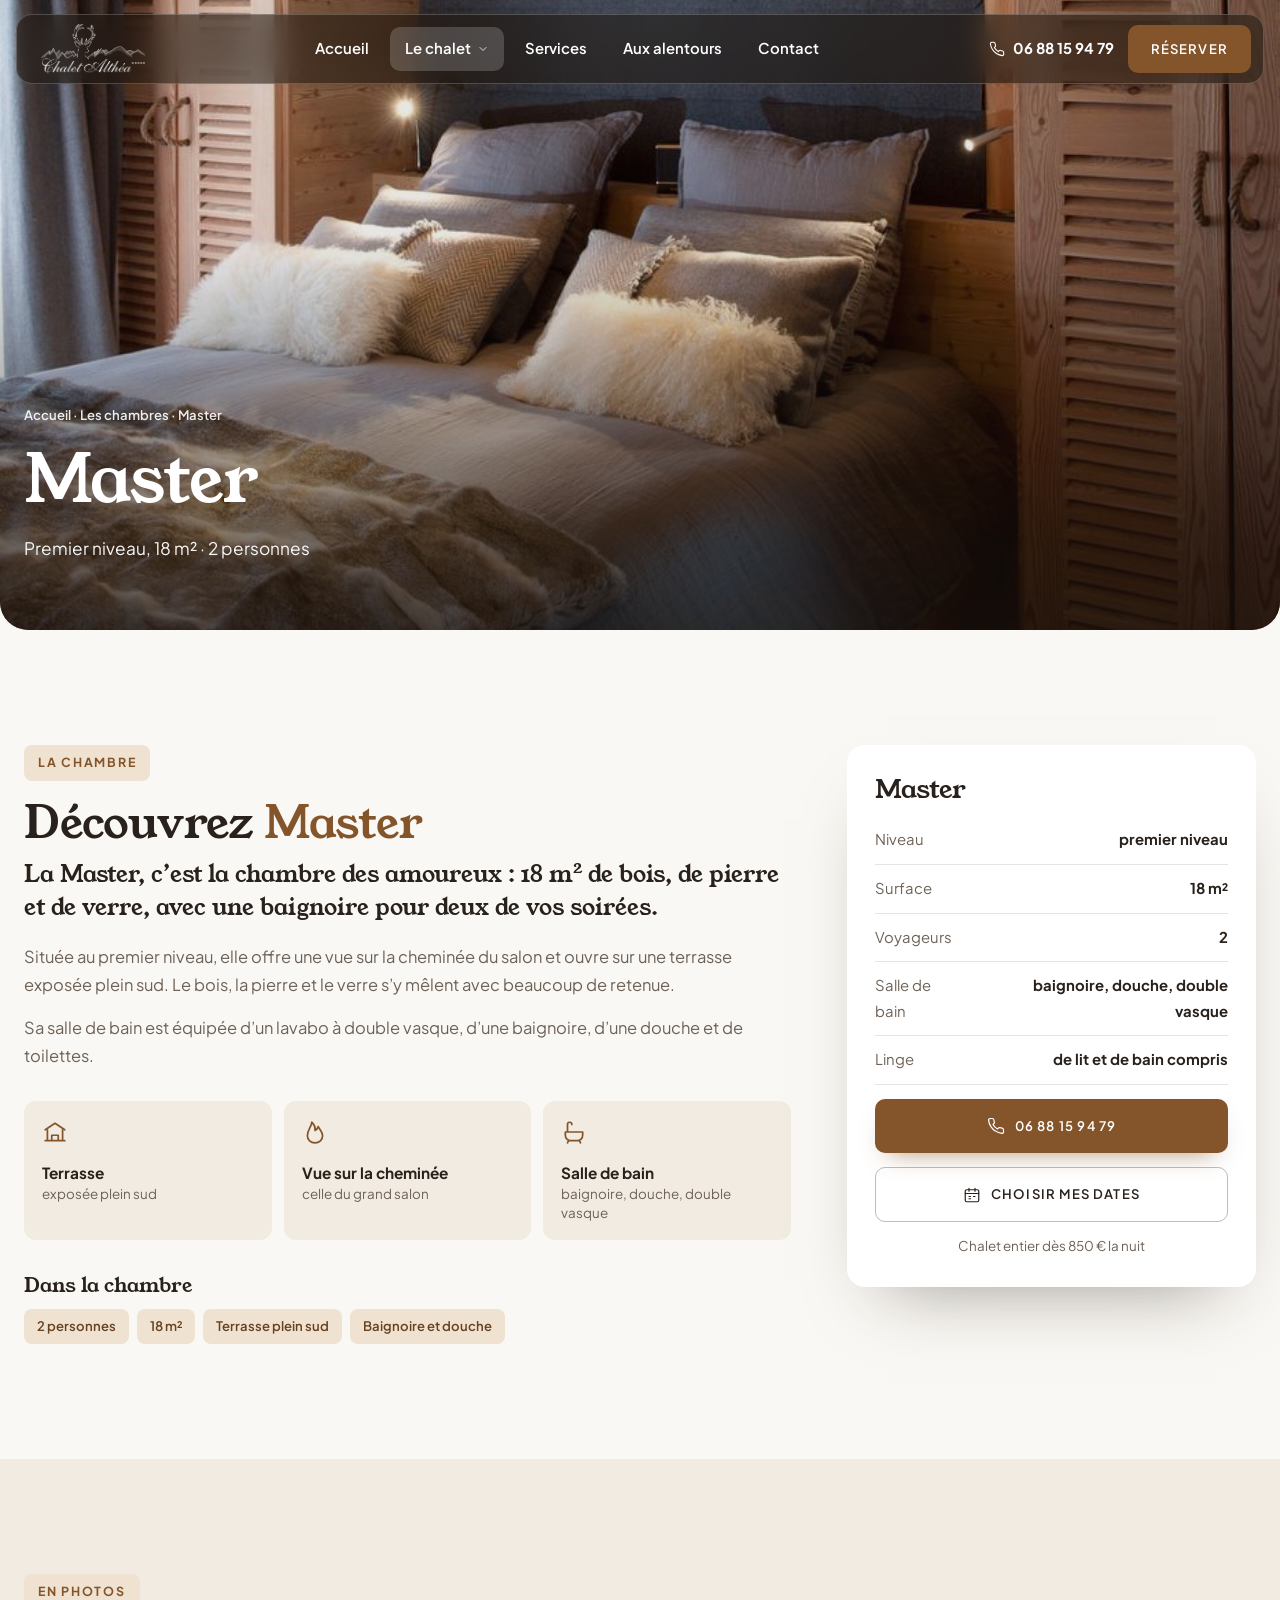
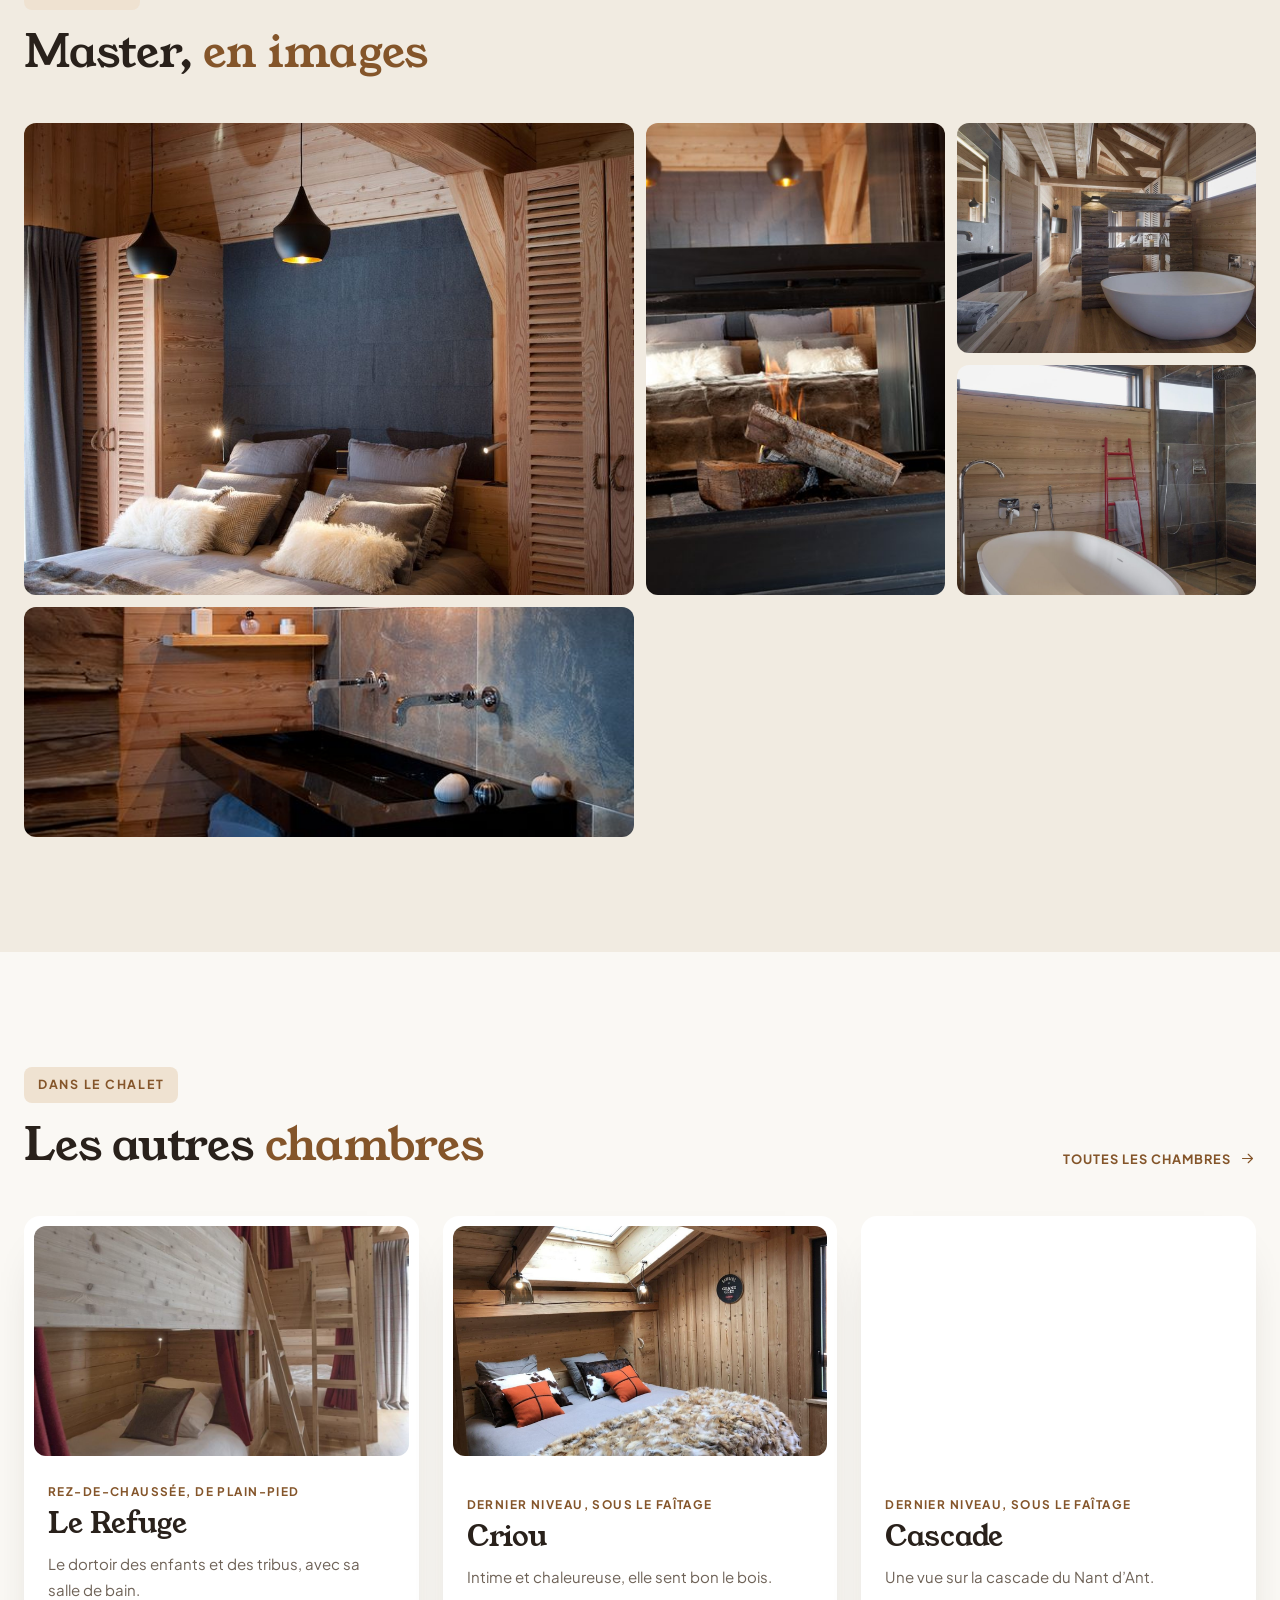
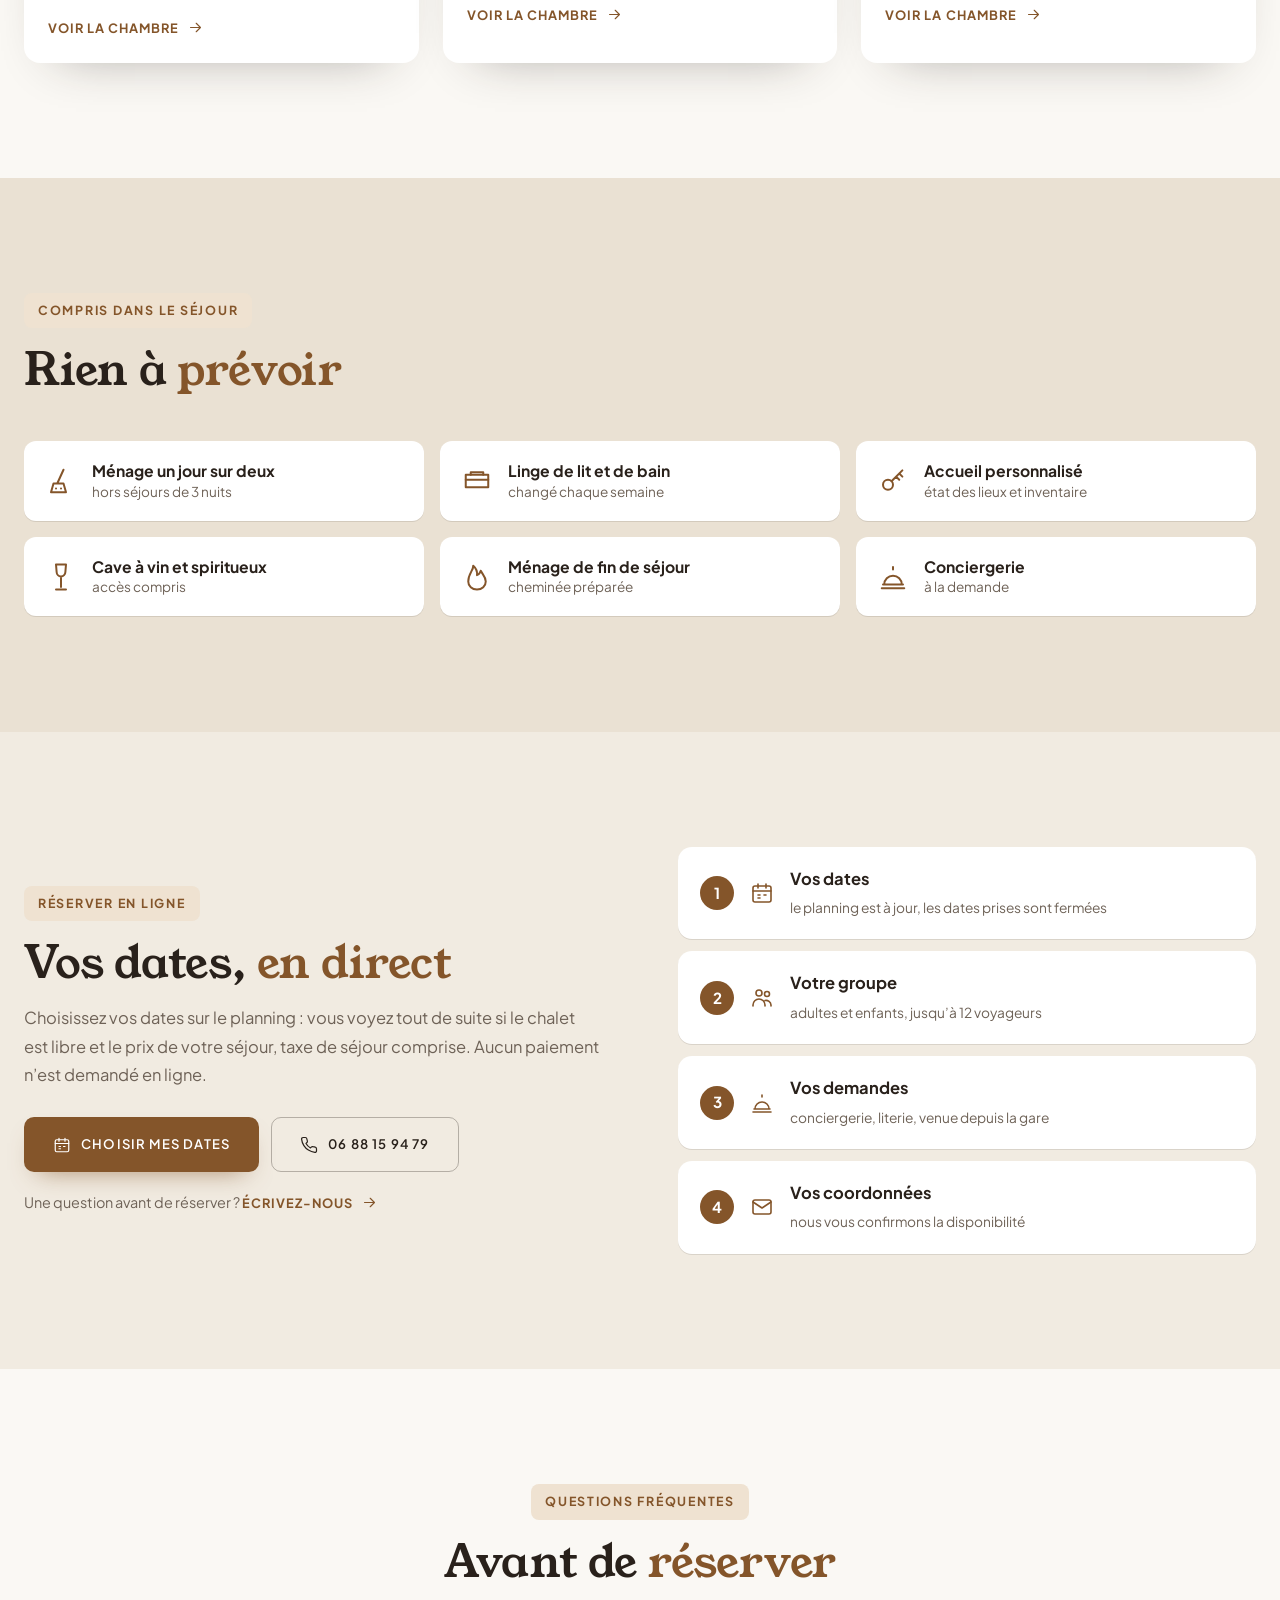
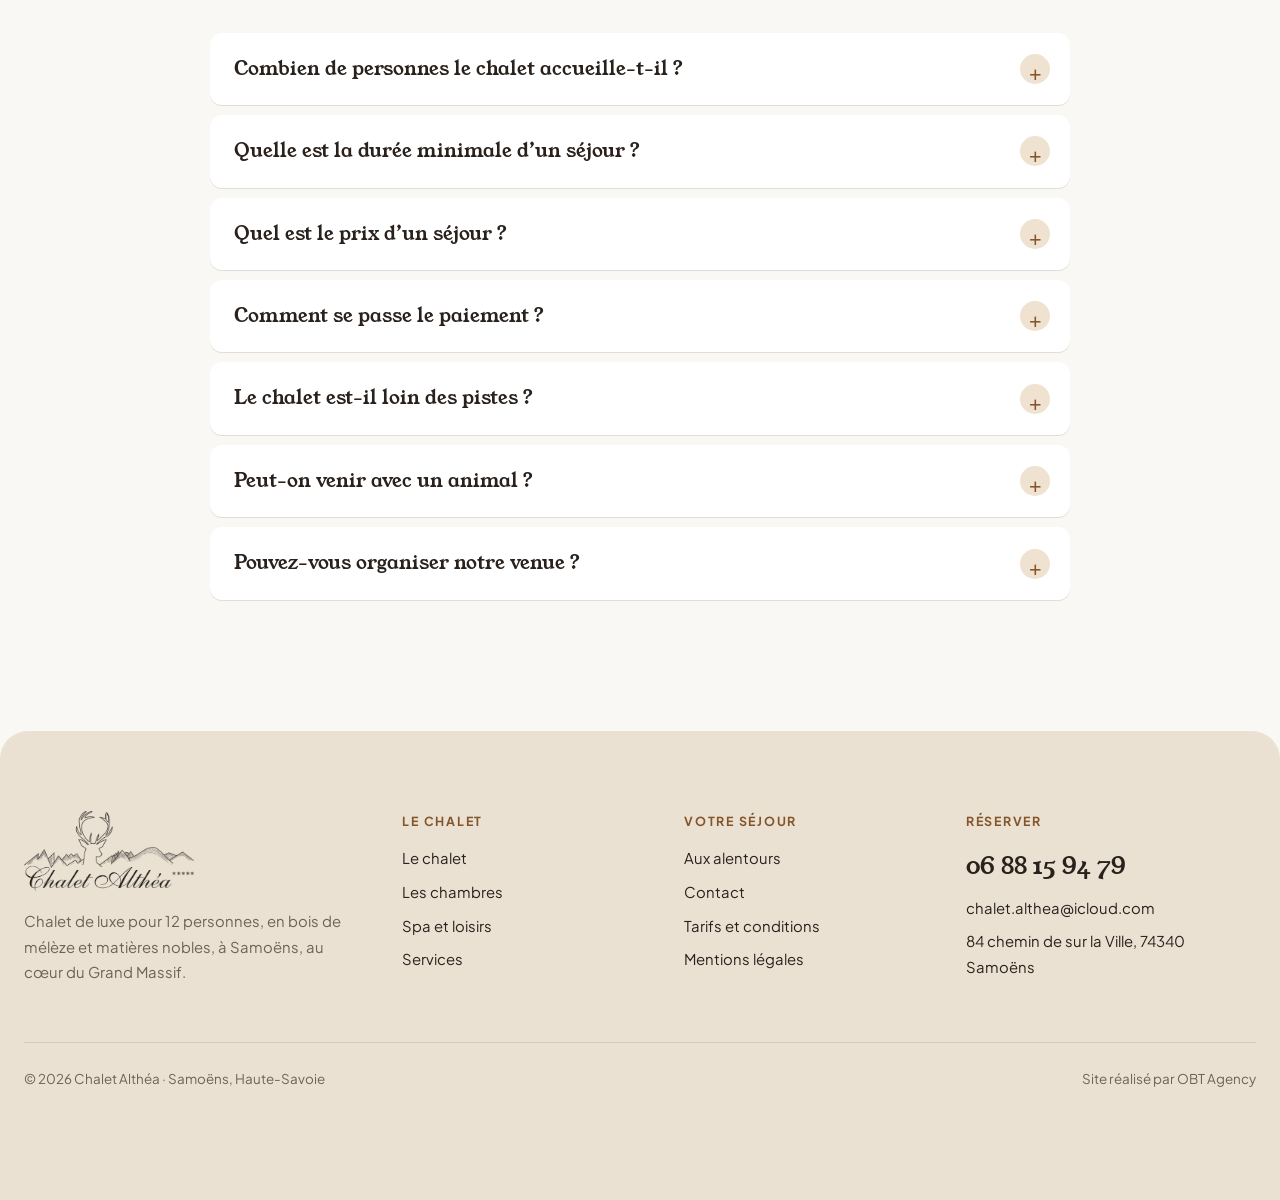
<file: chambre-master.html>
<!doctype html>
<html lang="fr">
<head>
<meta charset="utf-8">
<meta name="viewport" content="width=device-width, initial-scale=1">
<meta name="robots" content="noindex, nofollow">
<title>Master · Chambre du Chalet Althéa, Samoëns</title>
<meta name="description" content="Master : chambre du Chalet Althéa à Samoëns, 2 personnes, avec salle de bain privative. Réservée à deux, avec une baignoire au design épuré.">
<link rel="preconnect" href="https://fonts.googleapis.com">
<link rel="preconnect" href="https://fonts.gstatic.com" crossorigin>
<link href="https://fonts.googleapis.com/css2?family=Plus+Jakarta+Sans:wght@400;500;600;700&family=Young+Serif&display=swap" rel="stylesheet">
<link rel="stylesheet" href="css/style.css">
</head>
<body data-page="chambre-master">
<header class="entete">
  <div class="barre">
    <a class="logo" href="index.html" aria-label="Chalet Althéa, accueil"><img class="blanc" src="images/logo-blanc.png" alt="Chalet Althéa" width="900" height="425"><img class="sombre" src="images/logo-sombre.png" alt="" width="900" height="425"></a>
    <ul class="menu">
      <li><a href="index.html">Accueil</a></li>
      <li><a class="ouvrir actif" href="le-chalet.html">Le chalet <svg viewBox="0 0 24 24" fill="none" stroke="currentColor" stroke-width="1.6" stroke-linecap="round" stroke-linejoin="round" aria-hidden="true"><path d="m6 9 6 6 6-6"/></svg></a>
        <div class="sous-menu"><a href="le-chalet.html"><img src="images/chalet/sejour.jpg" alt=""><span>Le chalet<small>Espaces de vie, terrasse, garage</small></span></a><a href="les-chambres.html"><img src="images/chalet/master.jpg" alt=""><span>Les chambres<small>Quatre chambres en suite</small></span></a><a href="spa-et-loisirs.html"><img src="images/chalet/spa.jpg" alt=""><span>Spa et loisirs<small>Spa, sauna, cinéma, jeux</small></span></a></div></li>
      <li><a href="services.html">Services</a></li>
      <li><a href="alentours.html">Aux alentours</a></li>
      <li><a href="contact.html">Contact</a></li>
    </ul>
    <div class="actions">
      <a class="tel-entete" href="tel:+33688159479"><svg viewBox="0 0 24 24" fill="none" stroke="currentColor" stroke-width="1.6" stroke-linecap="round" stroke-linejoin="round" aria-hidden="true"><path d="M22 16.9v3a2 2 0 0 1-2.2 2 19.8 19.8 0 0 1-8.6-3.1 19.5 19.5 0 0 1-6-6A19.8 19.8 0 0 1 2.1 4.2 2 2 0 0 1 4.1 2h3a2 2 0 0 1 2 1.7c.1 1 .4 1.9.7 2.8a2 2 0 0 1-.5 2.1L8 9.9a16 16 0 0 0 6 6l1.3-1.3a2 2 0 0 1 2.1-.4c.9.3 1.8.6 2.8.7a2 2 0 0 1 1.7 2z"/></svg><span>06 88 15 94 79</span></a>
      <a class="btn btn-plein" href="contact.html#reserver" data-obt-reserve>Réserver</a>
      <button class="burger" aria-label="Menu" aria-expanded="false"><span></span></button>
    </div>
  </div>
</header>
<main>
<section class="bandeau">
  <img src="images/chalet/master.jpg" alt="La chambre Master" style="object-position:center 78%">
  <div class="conteneur">
    <p class="fil"><a href="index.html">Accueil</a> · <a href="les-chambres.html">Les chambres</a> · Master</p>
    <h1>Master</h1>
    <p>Premier niveau, 18 m² · 2 personnes</p>
  </div>
</section>

<section class="section">
  <div class="conteneur fiche">
    <div data-reveal>
      <span class="surtitre">La chambre</span>
      <h2>Découvrez <em class="it">Master</em></h2>
      <p class="chapo">La Master, c’est la chambre des amoureux : 18 m² de bois, de pierre et de verre, avec une baignoire pour deux de vos soirées.</p>
      <p>Située au premier niveau, elle offre une vue sur la cheminée du salon et ouvre sur une terrasse exposée plein sud. Le bois, la pierre et le verre s’y mêlent avec beaucoup de retenue.</p><p>Sa salle de bain est équipée d’un lavabo à double vasque, d’une baignoire, d’une douche et de toilettes.</p>
      <div class="pieces"><div class="piece"><svg viewBox="0 0 24 24" fill="none" stroke="currentColor" stroke-width="1.6" stroke-linecap="round" stroke-linejoin="round" aria-hidden="true"><path d="M3 10 12 4l9 6"/><path d="M5 10v10M19 10v10M3 20h18M9 20v-5h6v5"/></svg><strong>Terrasse</strong><small>exposée plein sud</small></div><div class="piece"><svg viewBox="0 0 24 24" fill="none" stroke="currentColor" stroke-width="1.6" stroke-linecap="round" stroke-linejoin="round" aria-hidden="true"><path d="M12 22c4 0 7-2.7 7-6.5 0-3.6-2.6-5.6-4-8.5-.6 2-1.6 3-3 3.5.3-2.8-.7-5.5-3-7.5.2 3.6-4 6.4-4 12.5C5 19.3 8 22 12 22z"/></svg><strong>Vue sur la cheminée</strong><small>celle du grand salon</small></div><div class="piece"><svg viewBox="0 0 24 24" fill="none" stroke="currentColor" stroke-width="1.6" stroke-linecap="round" stroke-linejoin="round" aria-hidden="true"><path d="M4 12h16v3a5 5 0 0 1-5 5H9a5 5 0 0 1-5-5zM6 12V5a2 2 0 0 1 4 0M7 20l-1 2M17 20l1 2"/></svg><strong>Salle de bain</strong><small>baignoire, douche, double vasque</small></div></div>
      <h3 class="titre-equip">Dans la chambre</h3>
      <div class="pastilles"><span>2 personnes</span><span>18 m²</span><span>Terrasse plein sud</span><span>Baignoire et douche</span></div>
    </div>
    <aside class="encart" data-reveal>
      <h3>Master</h3>
      <div class="ligne"><span>Niveau</span><strong>premier niveau</strong></div><div class="ligne"><span>Surface</span><strong>18 m²</strong></div><div class="ligne"><span>Voyageurs</span><strong>2</strong></div><div class="ligne"><span>Salle de bain</span><strong>baignoire, douche, double vasque</strong></div>
      <div class="ligne"><span>Linge</span><strong>de lit et de bain compris</strong></div>
      <a class="btn btn-plein" href="tel:+33688159479"><svg viewBox="0 0 24 24" fill="none" stroke="currentColor" stroke-width="1.6" stroke-linecap="round" stroke-linejoin="round" aria-hidden="true"><path d="M22 16.9v3a2 2 0 0 1-2.2 2 19.8 19.8 0 0 1-8.6-3.1 19.5 19.5 0 0 1-6-6A19.8 19.8 0 0 1 2.1 4.2 2 2 0 0 1 4.1 2h3a2 2 0 0 1 2 1.7c.1 1 .4 1.9.7 2.8a2 2 0 0 1-.5 2.1L8 9.9a16 16 0 0 0 6 6l1.3-1.3a2 2 0 0 1 2.1-.4c.9.3 1.8.6 2.8.7a2 2 0 0 1 1.7 2z"/></svg> 06 88 15 94 79</a>
      <a class="btn btn-contour" href="contact.html#reserver" data-obt-reserve><svg viewBox="0 0 24 24" fill="none" stroke="currentColor" stroke-width="1.6" stroke-linecap="round" stroke-linejoin="round" aria-hidden="true"><rect x="3" y="5" width="18" height="16" rx="2"/><path d="M3 10h18M8 3v4M16 3v4M8 14h2M14 14h2M8 17h2"/></svg> Choisir mes dates</a>
      <p class="petit-encart">Chalet entier dès 850 € la nuit</p>
    </aside>
  </div>
</section>

<section class="section givre">
  <div class="conteneur">
    <div class="entete-section"><div><span class="surtitre">En photos</span><h2>Master, <em class="it">en images</em></h2></div></div>
    <div class="mosaique" data-reveal><button class="grand" data-galerie="images/chalet/master.jpg" data-legende="La chambre Master" aria-label="Agrandir : La chambre Master"><img src="images/chalet/master.jpg" alt="La chambre Master" loading="lazy" decoding="async"><span>La chambre Master</span></button><button class="haut" data-galerie="images/chalet/master-feu.jpg" data-legende="Le lit face à la cheminée" aria-label="Agrandir : Le lit face à la cheminée"><img src="images/chalet/master-feu.jpg" alt="Le lit face à la cheminée" loading="lazy" decoding="async"><span>Le lit face à la cheminée</span></button><button class="" data-galerie="images/chalet/master-bain.jpg" data-legende="La salle de bain de la Master" aria-label="Agrandir : La salle de bain de la Master"><img src="images/chalet/master-bain.jpg" alt="La salle de bain de la Master" loading="lazy" decoding="async"><span>La salle de bain de la Master</span></button><button class="" data-galerie="images/chalet/master-baignoire.jpg" data-legende="La baignoire et la douche" aria-label="Agrandir : La baignoire et la douche"><img src="images/chalet/master-baignoire.jpg" alt="La baignoire et la douche" loading="lazy" decoding="async"><span>La baignoire et la douche</span></button><button class="large" data-galerie="images/chalet/master-sdb-pierre.jpg" data-legende="Le lavabo et le mur de pierre" aria-label="Agrandir : Le lavabo et le mur de pierre"><img src="images/chalet/master-sdb-pierre.jpg" alt="Le lavabo et le mur de pierre" loading="lazy" decoding="async"><span>Le lavabo et le mur de pierre</span></button><button class="" data-galerie="images/chalet/master-sdb-baignoire.jpg" data-legende="La baignoire sous le bois" aria-label="Agrandir : La baignoire sous le bois"><img src="images/chalet/master-sdb-baignoire.jpg" alt="La baignoire sous le bois" loading="lazy" decoding="async"><span>La baignoire sous le bois</span></button><button class="" data-galerie="images/chalet/master-etagere.jpg" data-legende="Le coin de la baignoire" aria-label="Agrandir : Le coin de la baignoire"><img src="images/chalet/master-etagere.jpg" alt="Le coin de la baignoire" loading="lazy" decoding="async"><span>Le coin de la baignoire</span></button></div>
  </div>
</section>

<section class="section">
  <div class="conteneur">
    <div class="entete-section"><div><span class="surtitre">Dans le chalet</span><h2>Les autres <em class="it">chambres</em></h2></div><a class="lien-fleche" href="les-chambres.html">Toutes les chambres <svg viewBox="0 0 24 24" fill="none" stroke="currentColor" stroke-width="1.6" stroke-linecap="round" stroke-linejoin="round" aria-hidden="true"><path d="M5 12h14M13 6l6 6-6 6"/></svg></a></div>
    <div class="chambres trois"><a class="chambre" href="chambre-le-refuge.html" data-reveal><div class="vis"><img src="images/chalet/refuge.jpg" alt="Le Refuge" loading="lazy" decoding="async"></div><div class="corps"><span class="etage">Rez-de-chaussée, de plain-pied</span><h3>Le Refuge</h3><p>Le dortoir des enfants et des tribus, avec sa salle de bain.</p><span class="lien-fleche">Voir la chambre <svg viewBox="0 0 24 24" fill="none" stroke="currentColor" stroke-width="1.6" stroke-linecap="round" stroke-linejoin="round" aria-hidden="true"><path d="M5 12h14M13 6l6 6-6 6"/></svg></span></div></a><a class="chambre" href="chambre-criou.html" data-reveal><div class="vis"><img src="images/chalet/criou-chambre.jpg" alt="Criou" loading="lazy" decoding="async"></div><div class="corps"><span class="etage">Dernier niveau, sous le faîtage</span><h3>Criou</h3><p>Intime et chaleureuse, elle sent bon le bois.</p><span class="lien-fleche">Voir la chambre <svg viewBox="0 0 24 24" fill="none" stroke="currentColor" stroke-width="1.6" stroke-linecap="round" stroke-linejoin="round" aria-hidden="true"><path d="M5 12h14M13 6l6 6-6 6"/></svg></span></div></a><a class="chambre" href="chambre-cascade.html" data-reveal><div class="vis"><img src="images/chalet/cascade-chambre.jpg" alt="Cascade" loading="lazy" decoding="async"></div><div class="corps"><span class="etage">Dernier niveau, sous le faîtage</span><h3>Cascade</h3><p>Une vue sur la cascade du Nant d’Ant.</p><span class="lien-fleche">Voir la chambre <svg viewBox="0 0 24 24" fill="none" stroke="currentColor" stroke-width="1.6" stroke-linecap="round" stroke-linejoin="round" aria-hidden="true"><path d="M5 12h14M13 6l6 6-6 6"/></svg></span></div></a></div>
  </div>
</section>

<section class="section sable">
  <div class="conteneur">
    <div class="entete-section"><div><span class="surtitre">Compris dans le séjour</span><h2>Rien à <em class="it">prévoir</em></h2></div></div>
    <div class="compris"><div class="bloc" data-reveal><svg viewBox="0 0 24 24" fill="none" stroke="currentColor" stroke-width="1.6" stroke-linecap="round" stroke-linejoin="round" aria-hidden="true"><path d="M14 3 9 14M6 14h8l2 7H4z"/><path d="M8 18h.01M12 18h.01"/></svg><div><strong>Ménage un jour sur deux</strong><small>hors séjours de 3 nuits</small></div></div><div class="bloc" data-reveal><svg viewBox="0 0 24 24" fill="none" stroke="currentColor" stroke-width="1.6" stroke-linecap="round" stroke-linejoin="round" aria-hidden="true"><path d="M3 7h18v10H3z"/><path d="M3 11h18M7 7V5h10v2"/></svg><div><strong>Linge de lit et de bain</strong><small>changé chaque semaine</small></div></div><div class="bloc" data-reveal><svg viewBox="0 0 24 24" fill="none" stroke="currentColor" stroke-width="1.6" stroke-linecap="round" stroke-linejoin="round" aria-hidden="true"><circle cx="8" cy="15" r="4"/><path d="m10.8 12.2 8.7-8.7M17 6l2.5 2.5M14.5 8.5 17 11"/></svg><div><strong>Accueil personnalisé</strong><small>état des lieux et inventaire</small></div></div><div class="bloc" data-reveal><svg viewBox="0 0 24 24" fill="none" stroke="currentColor" stroke-width="1.6" stroke-linecap="round" stroke-linejoin="round" aria-hidden="true"><path d="M8 2h8l-.5 6a3.5 3.5 0 0 1-7 0zM12 11.5V20M8 22h8"/></svg><div><strong>Cave à vin et spiritueux</strong><small>accès compris</small></div></div><div class="bloc" data-reveal><svg viewBox="0 0 24 24" fill="none" stroke="currentColor" stroke-width="1.6" stroke-linecap="round" stroke-linejoin="round" aria-hidden="true"><path d="M12 22c4 0 7-2.7 7-6.5 0-3.6-2.6-5.6-4-8.5-.6 2-1.6 3-3 3.5.3-2.8-.7-5.5-3-7.5.2 3.6-4 6.4-4 12.5C5 19.3 8 22 12 22z"/></svg><div><strong>Ménage de fin de séjour</strong><small>cheminée préparée</small></div></div><div class="bloc" data-reveal><svg viewBox="0 0 24 24" fill="none" stroke="currentColor" stroke-width="1.6" stroke-linecap="round" stroke-linejoin="round" aria-hidden="true"><path d="M4 18h16M12 4v2M5 18a7 7 0 0 1 14 0M3 21h18"/></svg><div><strong>Conciergerie</strong><small>à la demande</small></div></div></div>
  </div>
</section>
<section class="section givre" id="reservation">
  <div class="conteneur bloc-resa">
    <div data-reveal>
      <span class="surtitre">Réserver en ligne</span>
      <h2>Vos dates, <em class="it">en direct</em></h2>
      <p class="intro-contact">Choisissez vos dates sur le planning : vous voyez tout de suite si le chalet est libre et le prix de votre séjour, taxe de séjour comprise. Aucun paiement n’est demandé en ligne.</p>
      <div class="boutons"><a class="btn btn-plein" href="contact.html#reserver" data-obt-reserve><svg viewBox="0 0 24 24" fill="none" stroke="currentColor" stroke-width="1.6" stroke-linecap="round" stroke-linejoin="round" aria-hidden="true"><rect x="3" y="5" width="18" height="16" rx="2"/><path d="M3 10h18M8 3v4M16 3v4M8 14h2M14 14h2M8 17h2"/></svg> Choisir mes dates</a><a class="btn btn-contour" href="tel:+33688159479"><svg viewBox="0 0 24 24" fill="none" stroke="currentColor" stroke-width="1.6" stroke-linecap="round" stroke-linejoin="round" aria-hidden="true"><path d="M22 16.9v3a2 2 0 0 1-2.2 2 19.8 19.8 0 0 1-8.6-3.1 19.5 19.5 0 0 1-6-6A19.8 19.8 0 0 1 2.1 4.2 2 2 0 0 1 4.1 2h3a2 2 0 0 1 2 1.7c.1 1 .4 1.9.7 2.8a2 2 0 0 1-.5 2.1L8 9.9a16 16 0 0 0 6 6l1.3-1.3a2 2 0 0 1 2.1-.4c.9.3 1.8.6 2.8.7a2 2 0 0 1 1.7 2z"/></svg> 06 88 15 94 79</a></div>
      <p class="petit">Une question avant de réserver ? <a class="lien-fleche" href="contact.html">Écrivez-nous <svg viewBox="0 0 24 24" fill="none" stroke="currentColor" stroke-width="1.6" stroke-linecap="round" stroke-linejoin="round" aria-hidden="true"><path d="M5 12h14M13 6l6 6-6 6"/></svg></a></p>
    </div>
    <ol class="etapes-resa" data-reveal><li><span class="num">1</span><svg viewBox="0 0 24 24" fill="none" stroke="currentColor" stroke-width="1.6" stroke-linecap="round" stroke-linejoin="round" aria-hidden="true"><rect x="3" y="5" width="18" height="16" rx="2"/><path d="M3 10h18M8 3v4M16 3v4M8 14h2M14 14h2M8 17h2"/></svg><div><strong>Vos dates</strong><small>le planning est à jour, les dates prises sont fermées</small></div></li><li><span class="num">2</span><svg viewBox="0 0 24 24" fill="none" stroke="currentColor" stroke-width="1.6" stroke-linecap="round" stroke-linejoin="round" aria-hidden="true"><circle cx="9" cy="7" r="3"/><circle cx="17" cy="8" r="2.5"/><path d="M3 20v-1a6 6 0 0 1 12 0v1M15 14.5a5 5 0 0 1 6 4.5v1"/></svg><div><strong>Votre groupe</strong><small>adultes et enfants, jusqu’à 12 voyageurs</small></div></li><li><span class="num">3</span><svg viewBox="0 0 24 24" fill="none" stroke="currentColor" stroke-width="1.6" stroke-linecap="round" stroke-linejoin="round" aria-hidden="true"><path d="M4 18h16M12 4v2M5 18a7 7 0 0 1 14 0M3 21h18"/></svg><div><strong>Vos demandes</strong><small>conciergerie, literie, venue depuis la gare</small></div></li><li><span class="num">4</span><svg viewBox="0 0 24 24" fill="none" stroke="currentColor" stroke-width="1.6" stroke-linecap="round" stroke-linejoin="round" aria-hidden="true"><rect x="3" y="5" width="18" height="14" rx="2"/><path d="m3 7 9 6 9-6"/></svg><div><strong>Vos coordonnées</strong><small>nous vous confirmons la disponibilité</small></div></li></ol>
  </div>
</section>
<section class="section">
  <div class="conteneur">
    <div class="entete-section centre"><div><span class="surtitre">Questions fréquentes</span><h2>Avant de <em class="it">réserver</em></h2></div></div>
    <div class="faq"><details><summary>Combien de personnes le chalet accueille-t-il ?</summary><p>Jusqu’à 12 voyageurs, dans quatre chambres qui ont chacune leur salle de bain : Le Refuge (jusqu’à 6), la Master (2), Criou (2) et Cascade (2). Lits bébé et chaise bébé sont disponibles.</p></details><details><summary>Quelle est la durée minimale d’un séjour ?</summary><p>Trois nuits. Pendant les vacances scolaires de Noël et d’hiver, le chalet se loue à la semaine, du samedi 16 h au samedi 10 h.</p></details><details><summary>Quel est le prix d’un séjour ?</summary><p>À partir de 850 € la nuit, taxe de séjour en sus (3,50 € par adulte et par nuit). Le bouton « Réserver » affiche le prix exact de vos dates.</p></details><details><summary>Comment se passe le paiement ?</summary><p>40 % à la réservation, 30 % un mois avant l’arrivée et le solde 8 jours avant l’arrivée, par virement. Aucun paiement n’est demandé en ligne. Une caution de 4 000 € est versée avant l’arrivée, par virement, puis restituée dans les 15 jours qui suivent le séjour.</p></details><details><summary>Le chalet est-il loin des pistes ?</summary><p>Il est à 700 m du centre du village et à 1,2 km de la télécabine du Grand Massif Express. L’arrêt du Ski-Bus est à 50 m du chalet, au pont de Clévieux.</p></details><details><summary>Peut-on venir avec un animal ?</summary><p>Non, les animaux ne sont pas admis au chalet.</p></details><details><summary>Pouvez-vous organiser notre venue ?</summary><p>Oui. Nous pouvons organiser votre venue à Samoëns depuis votre lieu d’arrivée ou de départ, gare ou aéroport : il suffit de nous le demander.</p></details></div>
  </div>
</section>
</main>
<footer class="pied">
  <div class="conteneur">
    <div class="grille">
      <div>
        <a class="logo-pied" href="index.html"><img src="images/logo-sombre.png" alt="Chalet Althéa" width="900" height="425"></a>
        <p>Chalet de luxe pour 12 personnes, en bois de mélèze et matières nobles, à Samoëns, au cœur du Grand Massif.</p>
      </div>
      <div><h4>Le chalet</h4><ul><li><a href="le-chalet.html">Le chalet</a></li><li><a href="les-chambres.html">Les chambres</a></li><li><a href="spa-et-loisirs.html">Spa et loisirs</a></li><li><a href="services.html">Services</a></li></ul></div>
      <div><h4>Votre séjour</h4><ul><li><a href="alentours.html">Aux alentours</a></li><li><a href="contact.html">Contact</a></li><li><a href="contact.html#conditions">Tarifs et conditions</a></li><li><a href="mentions-legales.html">Mentions légales</a></li></ul></div>
      <div><h4>Réserver</h4><ul><li><a class="tel-pied" href="tel:+33688159479">06 88 15 94 79</a></li><li><a href="mailto:chalet.althea@icloud.com">chalet.althea@icloud.com</a></li><li>84 chemin de sur la Ville, 74340 Samoëns</li></ul></div>
    </div>
    <div class="bas"><span>© 2026 Chalet Althéa · Samoëns, Haute-Savoie</span><span>Site réalisé par OBT Agency</span></div>
  </div>
</footer>
<nav class="barre-mobile" aria-label="Contact rapide">
  <a class="appeler" href="tel:+33688159479"><svg viewBox="0 0 24 24" fill="none" stroke="currentColor" stroke-width="1.6" stroke-linecap="round" stroke-linejoin="round" aria-hidden="true"><path d="M22 16.9v3a2 2 0 0 1-2.2 2 19.8 19.8 0 0 1-8.6-3.1 19.5 19.5 0 0 1-6-6A19.8 19.8 0 0 1 2.1 4.2 2 2 0 0 1 4.1 2h3a2 2 0 0 1 2 1.7c.1 1 .4 1.9.7 2.8a2 2 0 0 1-.5 2.1L8 9.9a16 16 0 0 0 6 6l1.3-1.3a2 2 0 0 1 2.1-.4c.9.3 1.8.6 2.8.7a2 2 0 0 1 1.7 2z"/></svg> Appeler</a>
  <a href="contact.html#reserver" data-obt-reserve><svg viewBox="0 0 24 24" fill="none" stroke="currentColor" stroke-width="1.6" stroke-linecap="round" stroke-linejoin="round" aria-hidden="true"><rect x="3" y="5" width="18" height="16" rx="2"/><path d="M3 10h18M8 3v4M16 3v4M8 14h2M14 14h2M8 17h2"/></svg> Réserver</a>
</nav>
<script src="js/site.js"></script>
<div data-obt-booking data-obt-key="demo-chalet-althea" data-obt-api="https://demo-althea.obt.invalid" data-obt-form-key="demo" data-obt-form-endpoint="https://demo-althea.obt.invalid/envoi" data-obt-subject="Demande de réservation au Chalet Althéa"></div>
<script src="js/obt-demo.js"></script>
<script src="https://obt-gestion.com/blocks/obt-booking.js" defer></script>
</body>
</html>
</file>
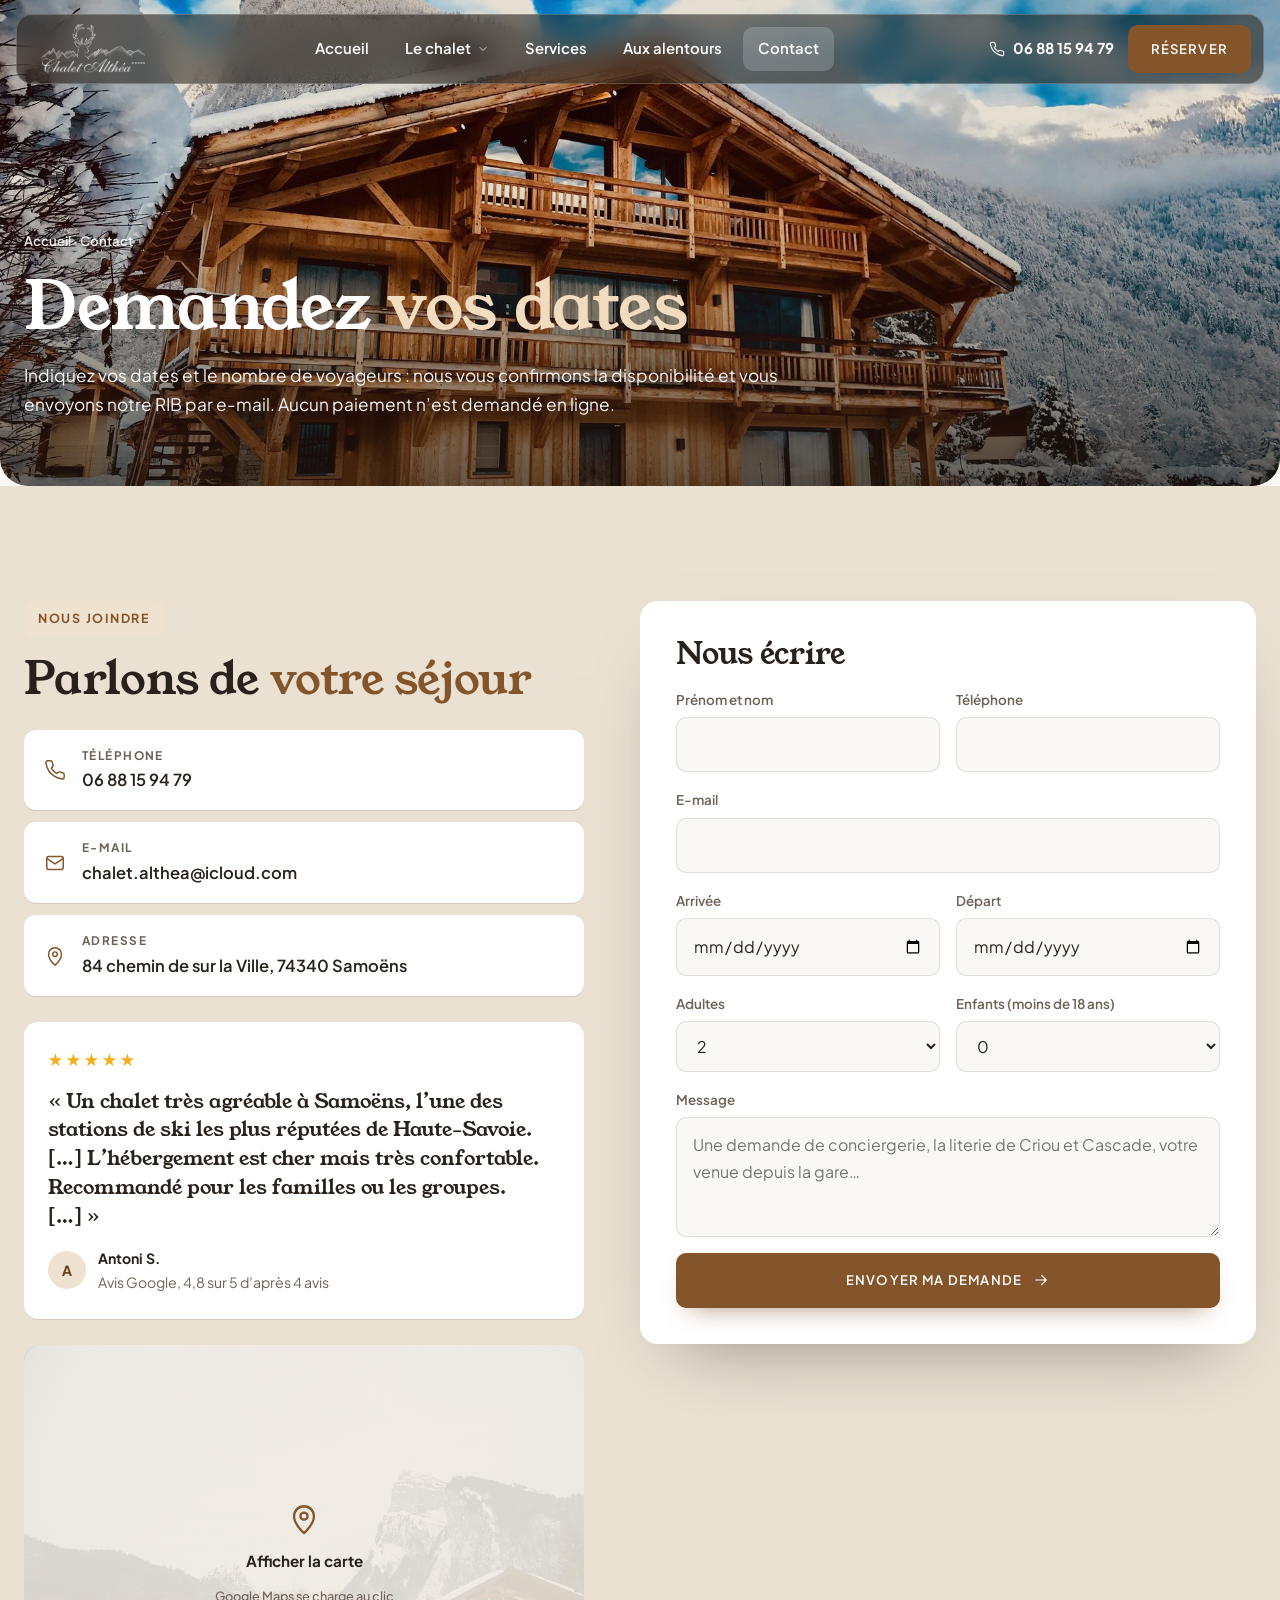
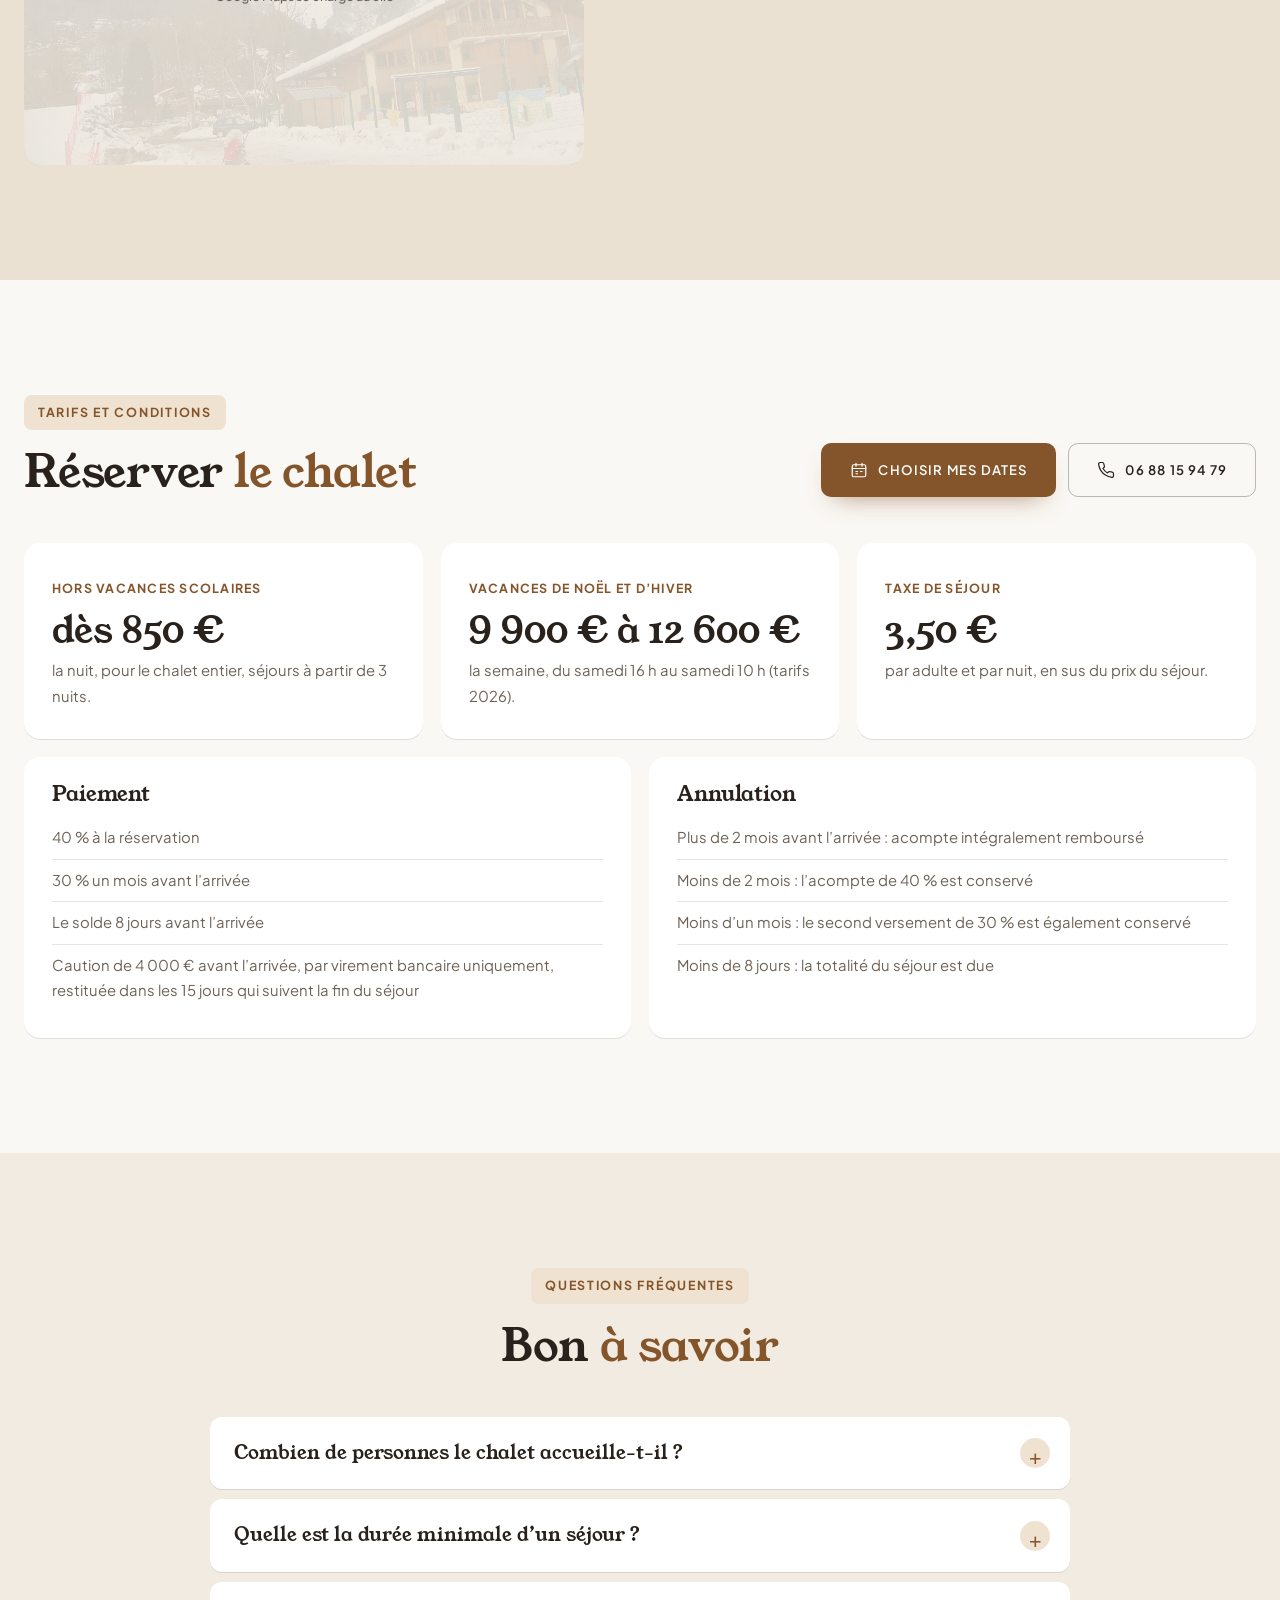
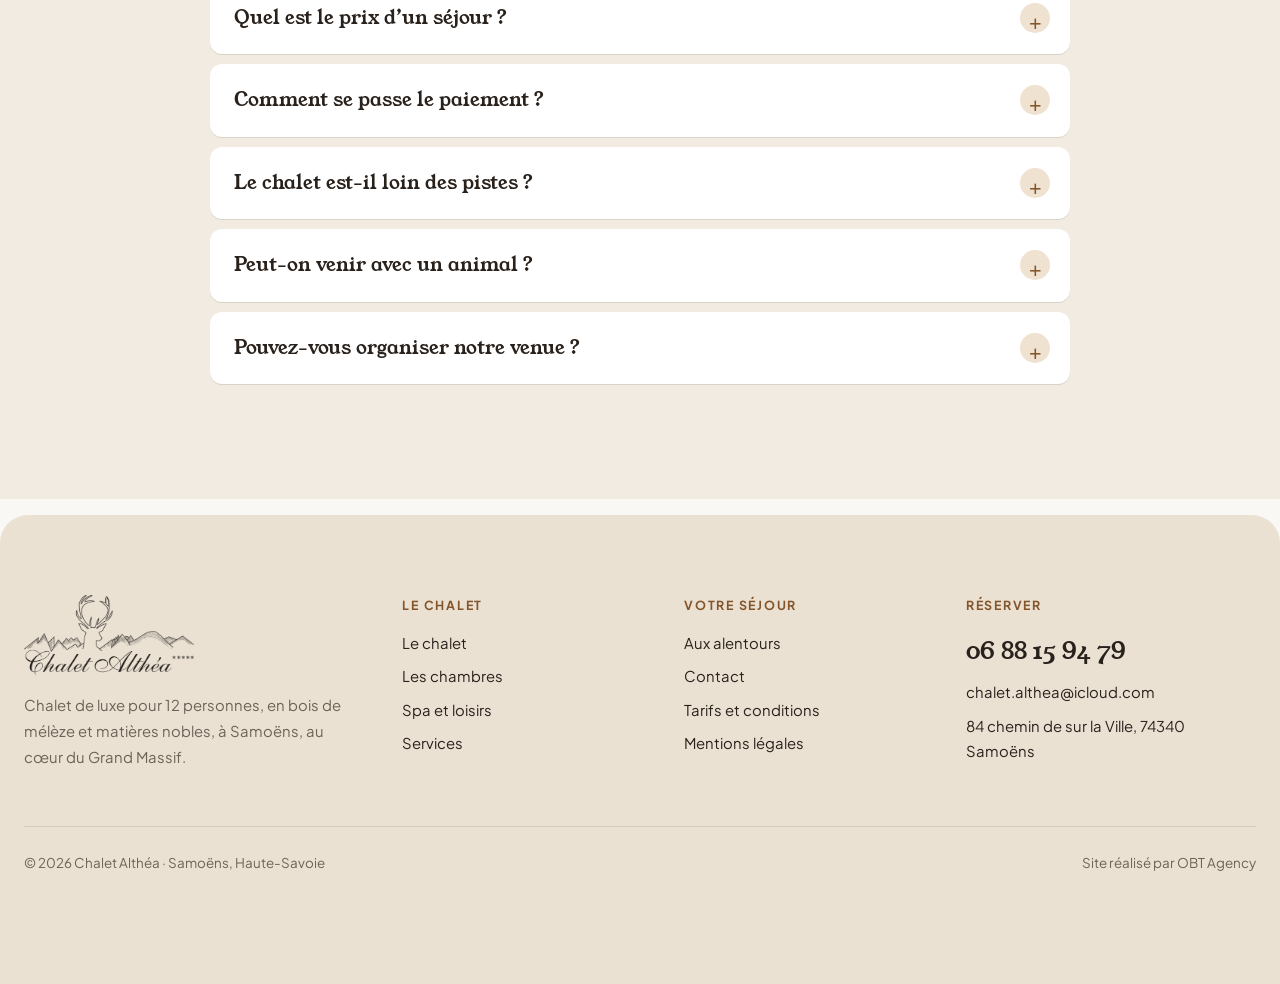
<file: contact.html>
<!doctype html>
<html lang="fr">
<head>
<meta charset="utf-8">
<meta name="viewport" content="width=device-width, initial-scale=1">
<meta name="robots" content="noindex, nofollow">
<title>Contact et réservation · Chalet Althéa, Samoëns</title>
<meta name="description" content="Réservez le Chalet Althéa à Samoëns : 06 88 15 94 79, chalet.althea@icloud.com, 84 chemin de sur la Ville.">
<link rel="preconnect" href="https://fonts.googleapis.com">
<link rel="preconnect" href="https://fonts.gstatic.com" crossorigin>
<link href="https://fonts.googleapis.com/css2?family=Plus+Jakarta+Sans:wght@400;500;600;700&family=Young+Serif&display=swap" rel="stylesheet">
<link rel="stylesheet" href="css/style.css">
</head>
<body data-page="contact">
<header class="entete">
  <div class="barre">
    <a class="logo" href="index.html" aria-label="Chalet Althéa, accueil"><img class="blanc" src="images/logo-blanc.png" alt="Chalet Althéa" width="900" height="425"><img class="sombre" src="images/logo-sombre.png" alt="" width="900" height="425"></a>
    <ul class="menu">
      <li><a href="index.html">Accueil</a></li>
      <li><a class="ouvrir" href="le-chalet.html">Le chalet <svg viewBox="0 0 24 24" fill="none" stroke="currentColor" stroke-width="1.6" stroke-linecap="round" stroke-linejoin="round" aria-hidden="true"><path d="m6 9 6 6 6-6"/></svg></a>
        <div class="sous-menu"><a href="le-chalet.html"><img src="images/chalet/sejour.jpg" alt=""><span>Le chalet<small>Espaces de vie, terrasse, garage</small></span></a><a href="les-chambres.html"><img src="images/chalet/master.jpg" alt=""><span>Les chambres<small>Quatre chambres en suite</small></span></a><a href="spa-et-loisirs.html"><img src="images/chalet/spa.jpg" alt=""><span>Spa et loisirs<small>Spa, sauna, cinéma, jeux</small></span></a></div></li>
      <li><a href="services.html">Services</a></li>
      <li><a href="alentours.html">Aux alentours</a></li>
      <li><a href="contact.html" class="actif">Contact</a></li>
    </ul>
    <div class="actions">
      <a class="tel-entete" href="tel:+33688159479"><svg viewBox="0 0 24 24" fill="none" stroke="currentColor" stroke-width="1.6" stroke-linecap="round" stroke-linejoin="round" aria-hidden="true"><path d="M22 16.9v3a2 2 0 0 1-2.2 2 19.8 19.8 0 0 1-8.6-3.1 19.5 19.5 0 0 1-6-6A19.8 19.8 0 0 1 2.1 4.2 2 2 0 0 1 4.1 2h3a2 2 0 0 1 2 1.7c.1 1 .4 1.9.7 2.8a2 2 0 0 1-.5 2.1L8 9.9a16 16 0 0 0 6 6l1.3-1.3a2 2 0 0 1 2.1-.4c.9.3 1.8.6 2.8.7a2 2 0 0 1 1.7 2z"/></svg><span>06 88 15 94 79</span></a>
      <a class="btn btn-plein" href="contact.html#reserver" data-obt-reserve>Réserver</a>
      <button class="burger" aria-label="Menu" aria-expanded="false"><span></span></button>
    </div>
  </div>
</header>
<main>
<section class="bandeau court">
  <img src="images/chalet/facade-neige.jpg" alt="Le Chalet Althéa sous la neige">
  <div class="conteneur">
    <p class="fil"><a href="index.html">Accueil</a> · Contact</p>
    <h1>Demandez <em>vos dates</em></h1>
    <p>Indiquez vos dates et le nombre de voyageurs : nous vous confirmons la disponibilité et vous envoyons notre RIB par e-mail. Aucun paiement n’est demandé en ligne.</p>
  </div>
</section>
<section class="section sable">
  <div class="conteneur contact-grille">
    <div data-reveal>
      <span class="surtitre">Nous joindre</span>
      <h2>Parlons de <em class="it">votre séjour</em></h2>
      <div class="coordonnees">
        <a href="tel:+33688159479"><svg viewBox="0 0 24 24" fill="none" stroke="currentColor" stroke-width="1.6" stroke-linecap="round" stroke-linejoin="round" aria-hidden="true"><path d="M22 16.9v3a2 2 0 0 1-2.2 2 19.8 19.8 0 0 1-8.6-3.1 19.5 19.5 0 0 1-6-6A19.8 19.8 0 0 1 2.1 4.2 2 2 0 0 1 4.1 2h3a2 2 0 0 1 2 1.7c.1 1 .4 1.9.7 2.8a2 2 0 0 1-.5 2.1L8 9.9a16 16 0 0 0 6 6l1.3-1.3a2 2 0 0 1 2.1-.4c.9.3 1.8.6 2.8.7a2 2 0 0 1 1.7 2z"/></svg><span><small>Téléphone</small><strong>06 88 15 94 79</strong></span></a>
        <a href="mailto:chalet.althea@icloud.com"><svg viewBox="0 0 24 24" fill="none" stroke="currentColor" stroke-width="1.6" stroke-linecap="round" stroke-linejoin="round" aria-hidden="true"><rect x="3" y="5" width="18" height="14" rx="2"/><path d="m3 7 9 6 9-6"/></svg><span><small>E-mail</small><strong>chalet.althea@icloud.com</strong></span></a>
        <a href="https://www.google.com/maps/place/Chalet+Alth%C3%A9a/@46.079548,6.7319862,17z/data=!4m6!3m5!1s0x478eaa2f95cc3169:0xe7a4f62b1b229c98!8m2!3d46.079548!4d6.7319862" target="_blank" rel="noopener"><svg viewBox="0 0 24 24" fill="none" stroke="currentColor" stroke-width="1.6" stroke-linecap="round" stroke-linejoin="round" aria-hidden="true"><path d="M12 22s7-6.1 7-12a7 7 0 0 0-14 0c0 5.9 7 12 7 12z"/><circle cx="12" cy="10" r="2.5"/></svg><span><small>Adresse</small><strong>84 chemin de sur la Ville, 74340 Samoëns</strong></span></a>
      </div>
      <figure class="avis avis-seul"><div class="etoiles" role="img" aria-label="5 étoiles sur 5">★★★★★</div><blockquote>«&nbsp;Un chalet très agréable à Samoëns, l’une des stations de ski les plus réputées de Haute-Savoie. […] L’hébergement est cher mais très confortable. Recommandé pour les familles ou les groupes. […]&nbsp;»</blockquote><footer><span class="rond">A</span><span><strong>Antoni S.</strong>Avis Google, 4,8 sur 5 d’après 4 avis</span></footer></figure>
      <div class="carte-maps" data-src="https://maps.google.com/maps?q=46.079548,6.7319862&z=13&output=embed" data-titre="Le Chalet Althéa sur Google Maps"><button class="ouvrir-carte" type="button"><svg viewBox="0 0 24 24" fill="none" stroke="currentColor" stroke-width="1.6" stroke-linecap="round" stroke-linejoin="round" aria-hidden="true"><path d="M12 22s7-6.1 7-12a7 7 0 0 0-14 0c0 5.9 7 12 7 12z"/><circle cx="12" cy="10" r="2.5"/></svg>Afficher la carte<small>Google Maps se charge au clic</small></button></div>
    </div>
    <div data-reveal><form class="formulaire" id="reserver" novalidate>
  <h3>Nous écrire</h3>
  <label>Prénom et nom<input type="text" name="nom" autocomplete="name" required></label>
  <label>Téléphone<input type="tel" name="tel" autocomplete="tel"></label>
  <label class="plein-l">E-mail<input type="email" name="email" autocomplete="email" required></label>
  <label>Arrivée<input type="date" name="arrivee"></label>
  <label>Départ<input type="date" name="depart"></label>
  <label>Adultes<select name="adultes"><option>1</option><option selected>2</option><option>3</option><option>4</option><option>5</option><option>6</option><option>7</option><option>8</option><option>9</option><option>10</option><option>11</option><option>12</option></select></label>
  <label>Enfants (moins de 18 ans)<select name="enfants"><option>0</option><option>1</option><option>2</option><option>3</option><option>4</option><option>5</option><option>6</option><option>7</option><option>8</option><option>9</option><option>10</option><option>11</option></select></label>
  <label class="plein-l">Message<textarea name="message" placeholder="Une demande de conciergerie, la literie de Criou et Cascade, votre venue depuis la gare…"></textarea></label>
  <button class="btn btn-plein envoyer" type="submit">Envoyer ma demande <svg viewBox="0 0 24 24" fill="none" stroke="currentColor" stroke-width="1.6" stroke-linecap="round" stroke-linejoin="round" aria-hidden="true"><path d="M5 12h14M13 6l6 6-6 6"/></svg></button>
  <p class="merci">Merci ! Nous revenons vers vous avec la disponibilité de vos dates.</p>
</form></div>
  </div>
</section>
<section class="section" id="conditions">
  <div class="conteneur">
    <div class="entete-section"><div><span class="surtitre">Tarifs et conditions</span><h2>Réserver <em class="it">le chalet</em></h2></div><div class="boutons"><a class="btn btn-plein" href="contact.html#reserver" data-obt-reserve><svg viewBox="0 0 24 24" fill="none" stroke="currentColor" stroke-width="1.6" stroke-linecap="round" stroke-linejoin="round" aria-hidden="true"><rect x="3" y="5" width="18" height="16" rx="2"/><path d="M3 10h18M8 3v4M16 3v4M8 14h2M14 14h2M8 17h2"/></svg> Choisir mes dates</a><a class="btn btn-contour" href="tel:+33688159479"><svg viewBox="0 0 24 24" fill="none" stroke="currentColor" stroke-width="1.6" stroke-linecap="round" stroke-linejoin="round" aria-hidden="true"><path d="M22 16.9v3a2 2 0 0 1-2.2 2 19.8 19.8 0 0 1-8.6-3.1 19.5 19.5 0 0 1-6-6A19.8 19.8 0 0 1 2.1 4.2 2 2 0 0 1 4.1 2h3a2 2 0 0 1 2 1.7c.1 1 .4 1.9.7 2.8a2 2 0 0 1-.5 2.1L8 9.9a16 16 0 0 0 6 6l1.3-1.3a2 2 0 0 1 2.1-.4c.9.3 1.8.6 2.8.7a2 2 0 0 1 1.7 2z"/></svg> 06 88 15 94 79</a></div></div>
    <div class="tarifs">
      <div class="tarif" data-reveal><small>Hors vacances scolaires</small><strong>dès 850 €</strong><p>la nuit, pour le chalet entier, séjours à partir de 3 nuits.</p></div>
      <div class="tarif" data-reveal><small>Vacances de Noël et d’hiver</small><strong>9 900 € à 12 600 €</strong><p>la semaine, du samedi 16 h au samedi 10 h (tarifs 2026).</p></div>
      <div class="tarif" data-reveal><small>Taxe de séjour</small><strong>3,50 €</strong><p>par adulte et par nuit, en sus du prix du séjour.</p></div>
    </div>
    <div class="conditions">
      <div data-reveal><h3>Paiement</h3><ul><li>40 % à la réservation</li><li>30 % un mois avant l’arrivée</li><li>Le solde 8 jours avant l’arrivée</li><li>Caution de 4 000 € avant l’arrivée, par virement bancaire uniquement, restituée dans les 15 jours qui suivent la fin du séjour</li></ul></div>
      <div data-reveal><h3>Annulation</h3><ul><li>Plus de 2 mois avant l’arrivée : acompte intégralement remboursé</li><li>Moins de 2 mois : l’acompte de 40 % est conservé</li><li>Moins d’un mois : le second versement de 30 % est également conservé</li><li>Moins de 8 jours : la totalité du séjour est due</li></ul></div>
    </div>
  </div>
</section>
<section class="section givre">
  <div class="conteneur">
    <div class="entete-section centre"><div><span class="surtitre">Questions fréquentes</span><h2>Bon <em class="it">à savoir</em></h2></div></div>
    <div class="faq"><details><summary>Combien de personnes le chalet accueille-t-il ?</summary><p>Jusqu’à 12 voyageurs, dans quatre chambres qui ont chacune leur salle de bain : Le Refuge (jusqu’à 6), la Master (2), Criou (2) et Cascade (2). Lits bébé et chaise bébé sont disponibles.</p></details><details><summary>Quelle est la durée minimale d’un séjour ?</summary><p>Trois nuits. Pendant les vacances scolaires de Noël et d’hiver, le chalet se loue à la semaine, du samedi 16 h au samedi 10 h.</p></details><details><summary>Quel est le prix d’un séjour ?</summary><p>À partir de 850 € la nuit, taxe de séjour en sus (3,50 € par adulte et par nuit). Le bouton « Réserver » affiche le prix exact de vos dates.</p></details><details><summary>Comment se passe le paiement ?</summary><p>40 % à la réservation, 30 % un mois avant l’arrivée et le solde 8 jours avant l’arrivée, par virement. Aucun paiement n’est demandé en ligne. Une caution de 4 000 € est versée avant l’arrivée, par virement, puis restituée dans les 15 jours qui suivent le séjour.</p></details><details><summary>Le chalet est-il loin des pistes ?</summary><p>Il est à 700 m du centre du village et à 1,2 km de la télécabine du Grand Massif Express. L’arrêt du Ski-Bus est à 50 m du chalet, au pont de Clévieux.</p></details><details><summary>Peut-on venir avec un animal ?</summary><p>Non, les animaux ne sont pas admis au chalet.</p></details><details><summary>Pouvez-vous organiser notre venue ?</summary><p>Oui. Nous pouvons organiser votre venue à Samoëns depuis votre lieu d’arrivée ou de départ, gare ou aéroport : il suffit de nous le demander.</p></details></div>
  </div>
</section>
</main>
<footer class="pied">
  <div class="conteneur">
    <div class="grille">
      <div>
        <a class="logo-pied" href="index.html"><img src="images/logo-sombre.png" alt="Chalet Althéa" width="900" height="425"></a>
        <p>Chalet de luxe pour 12 personnes, en bois de mélèze et matières nobles, à Samoëns, au cœur du Grand Massif.</p>
      </div>
      <div><h4>Le chalet</h4><ul><li><a href="le-chalet.html">Le chalet</a></li><li><a href="les-chambres.html">Les chambres</a></li><li><a href="spa-et-loisirs.html">Spa et loisirs</a></li><li><a href="services.html">Services</a></li></ul></div>
      <div><h4>Votre séjour</h4><ul><li><a href="alentours.html">Aux alentours</a></li><li><a href="contact.html">Contact</a></li><li><a href="contact.html#conditions">Tarifs et conditions</a></li><li><a href="mentions-legales.html">Mentions légales</a></li></ul></div>
      <div><h4>Réserver</h4><ul><li><a class="tel-pied" href="tel:+33688159479">06 88 15 94 79</a></li><li><a href="mailto:chalet.althea@icloud.com">chalet.althea@icloud.com</a></li><li>84 chemin de sur la Ville, 74340 Samoëns</li></ul></div>
    </div>
    <div class="bas"><span>© 2026 Chalet Althéa · Samoëns, Haute-Savoie</span><span>Site réalisé par OBT Agency</span></div>
  </div>
</footer>
<nav class="barre-mobile" aria-label="Contact rapide">
  <a class="appeler" href="tel:+33688159479"><svg viewBox="0 0 24 24" fill="none" stroke="currentColor" stroke-width="1.6" stroke-linecap="round" stroke-linejoin="round" aria-hidden="true"><path d="M22 16.9v3a2 2 0 0 1-2.2 2 19.8 19.8 0 0 1-8.6-3.1 19.5 19.5 0 0 1-6-6A19.8 19.8 0 0 1 2.1 4.2 2 2 0 0 1 4.1 2h3a2 2 0 0 1 2 1.7c.1 1 .4 1.9.7 2.8a2 2 0 0 1-.5 2.1L8 9.9a16 16 0 0 0 6 6l1.3-1.3a2 2 0 0 1 2.1-.4c.9.3 1.8.6 2.8.7a2 2 0 0 1 1.7 2z"/></svg> Appeler</a>
  <a href="contact.html#reserver" data-obt-reserve><svg viewBox="0 0 24 24" fill="none" stroke="currentColor" stroke-width="1.6" stroke-linecap="round" stroke-linejoin="round" aria-hidden="true"><rect x="3" y="5" width="18" height="16" rx="2"/><path d="M3 10h18M8 3v4M16 3v4M8 14h2M14 14h2M8 17h2"/></svg> Réserver</a>
</nav>
<script src="js/site.js"></script>
<div data-obt-booking data-obt-key="demo-chalet-althea" data-obt-api="https://demo-althea.obt.invalid" data-obt-form-key="demo" data-obt-form-endpoint="https://demo-althea.obt.invalid/envoi" data-obt-subject="Demande de réservation au Chalet Althéa"></div>
<script src="js/obt-demo.js"></script>
<script src="https://obt-gestion.com/blocks/obt-booking.js" defer></script>
</body>
</html>
</file>
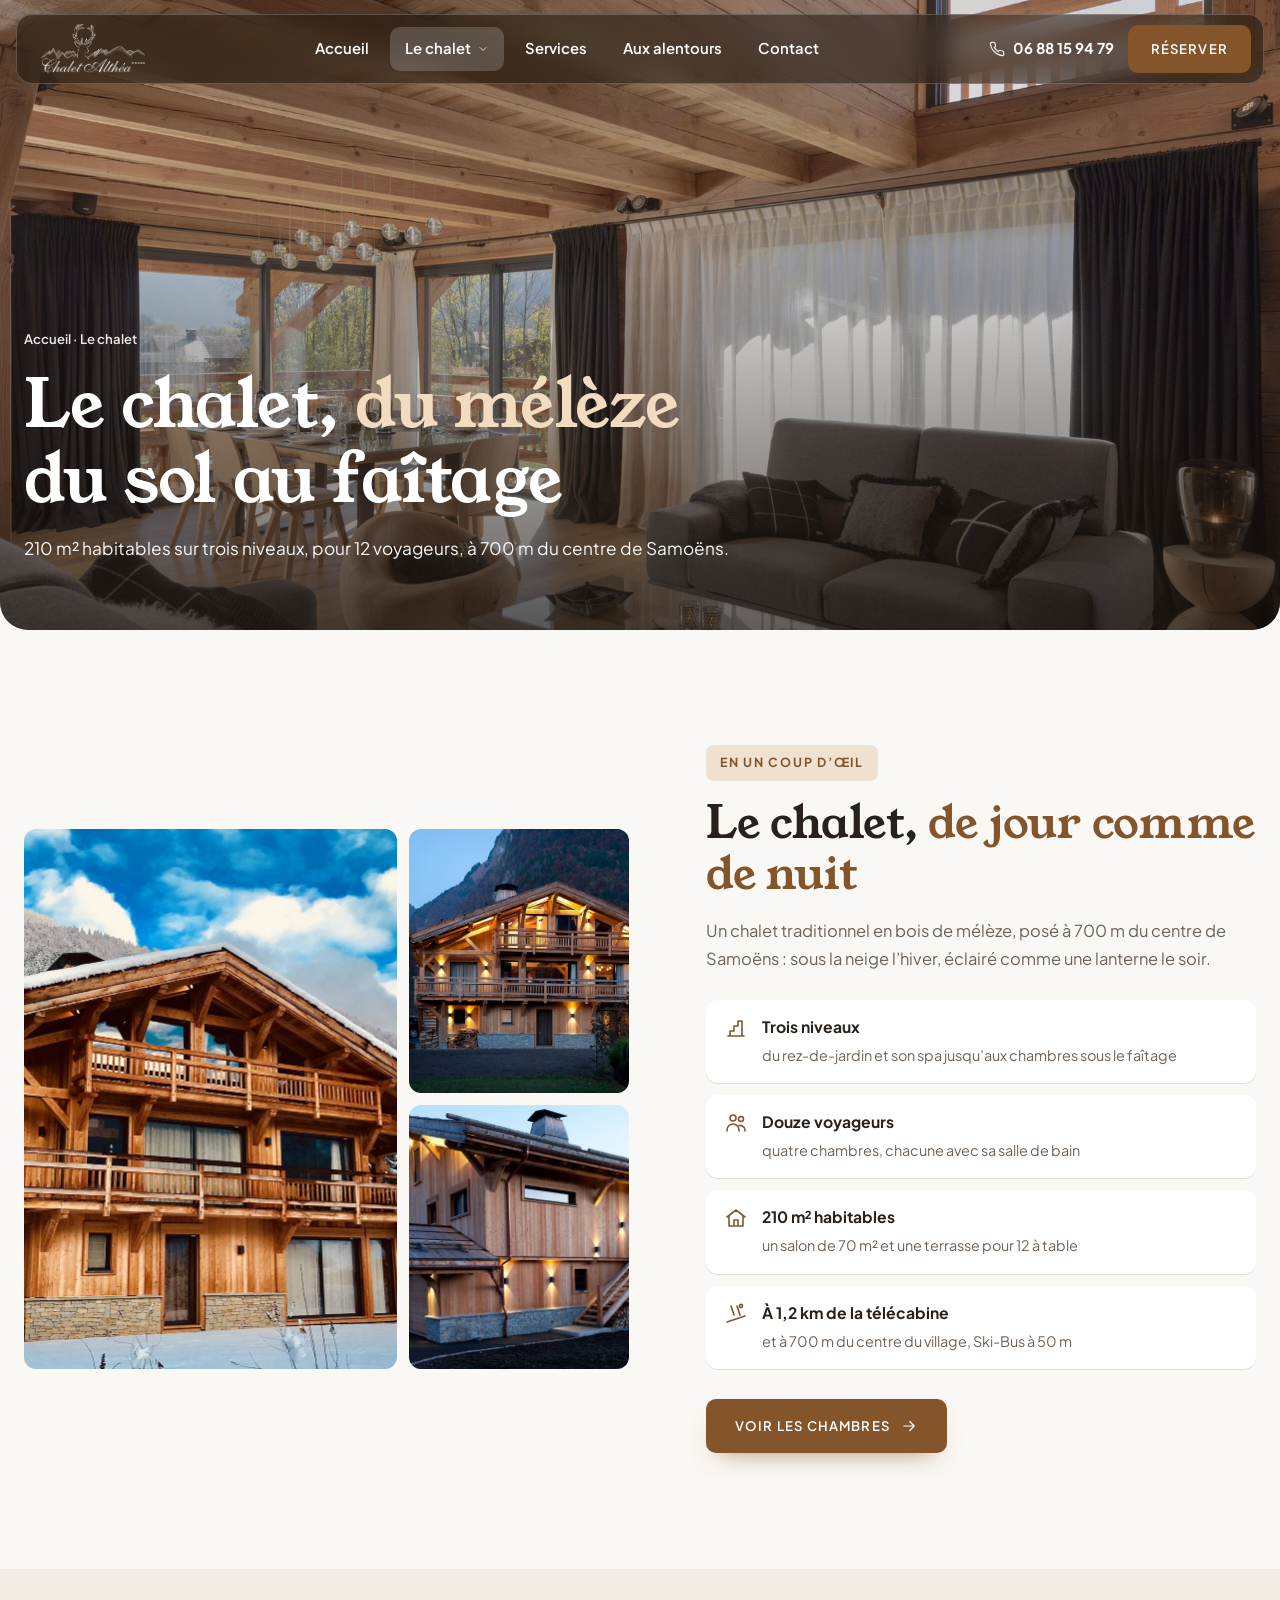
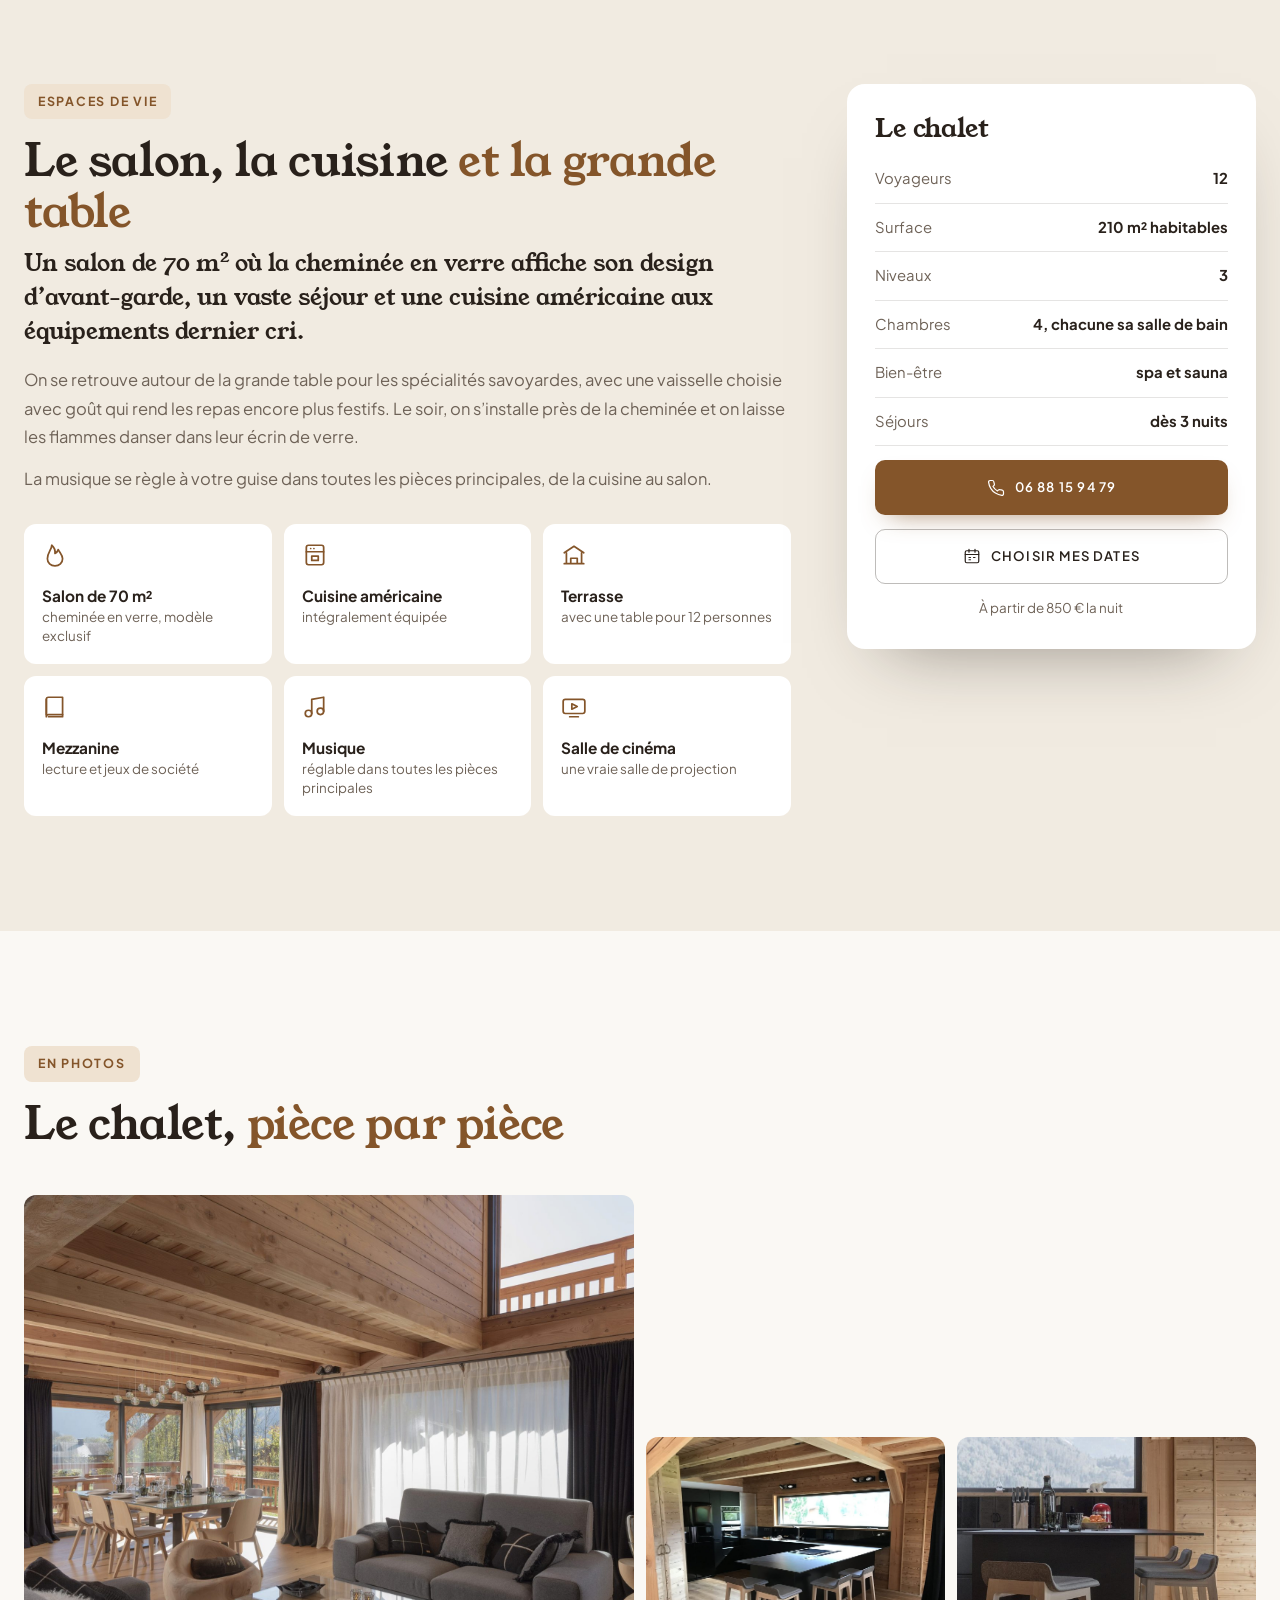
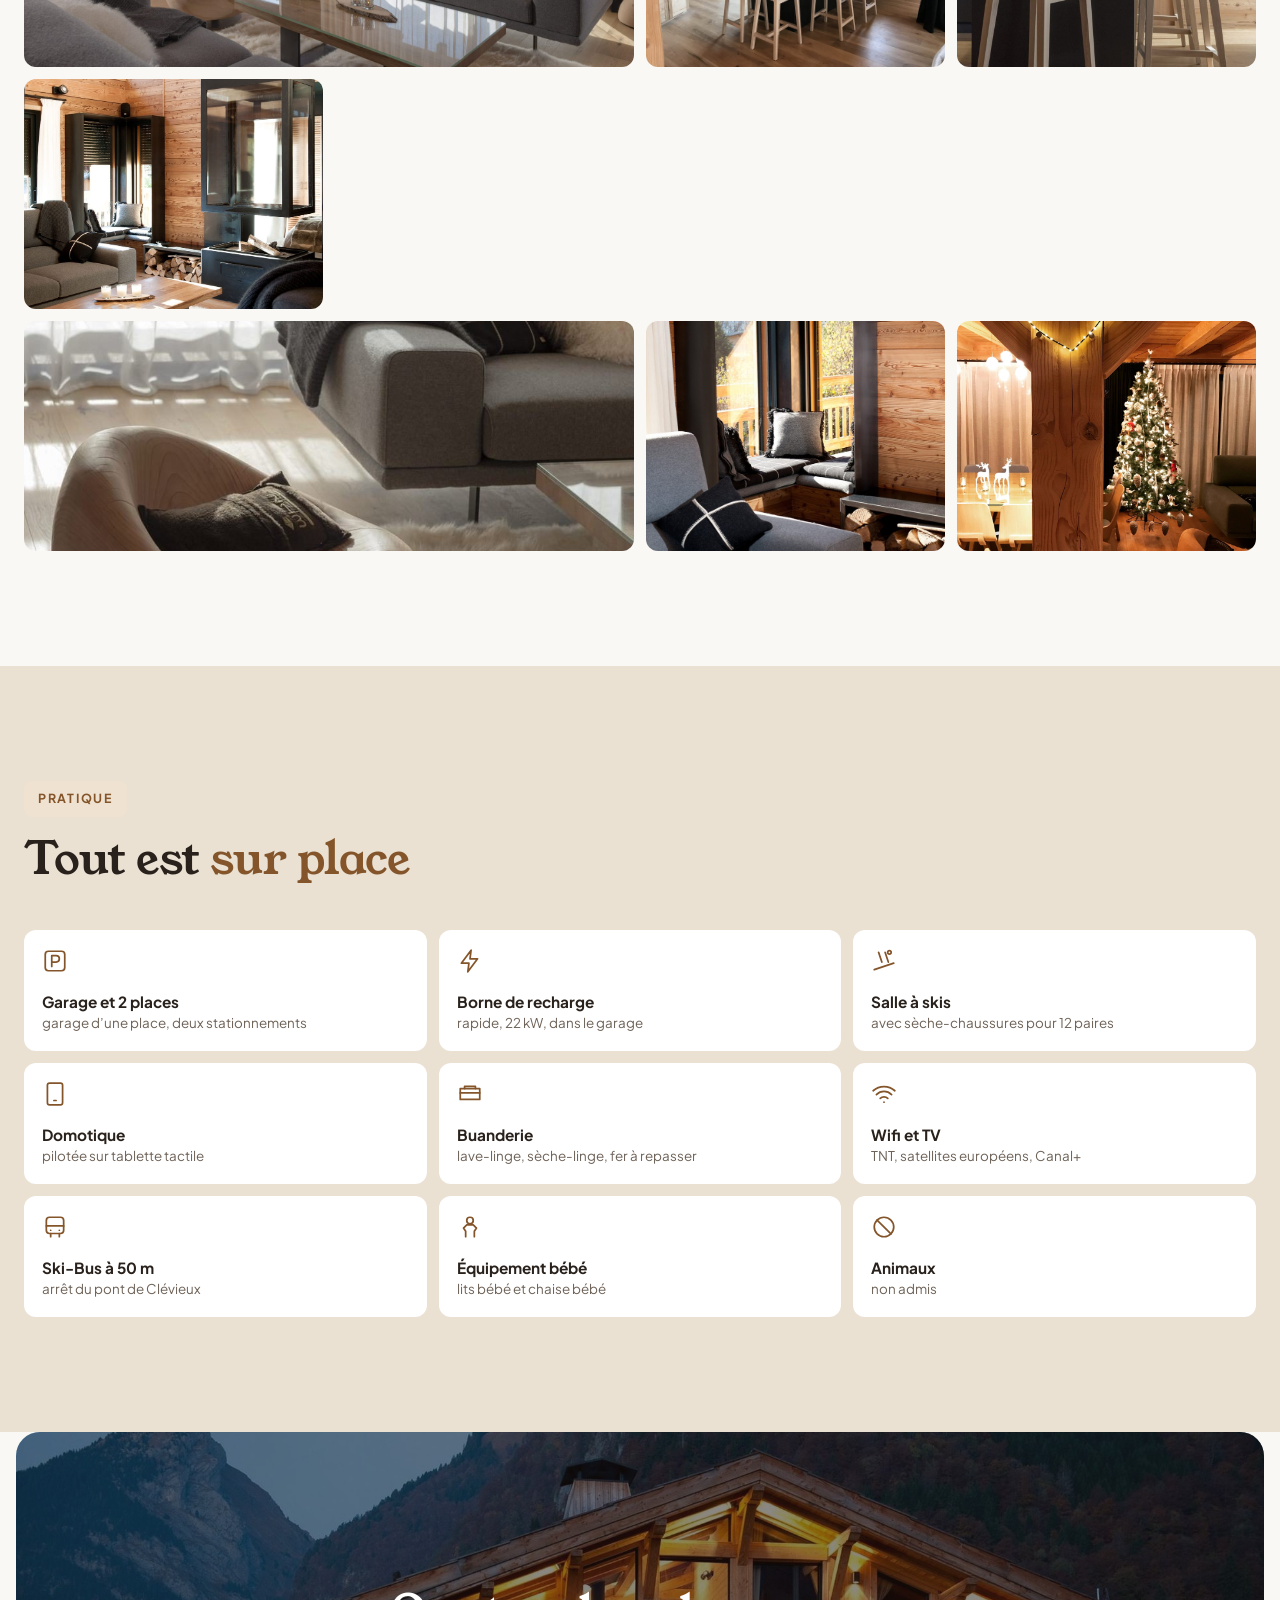
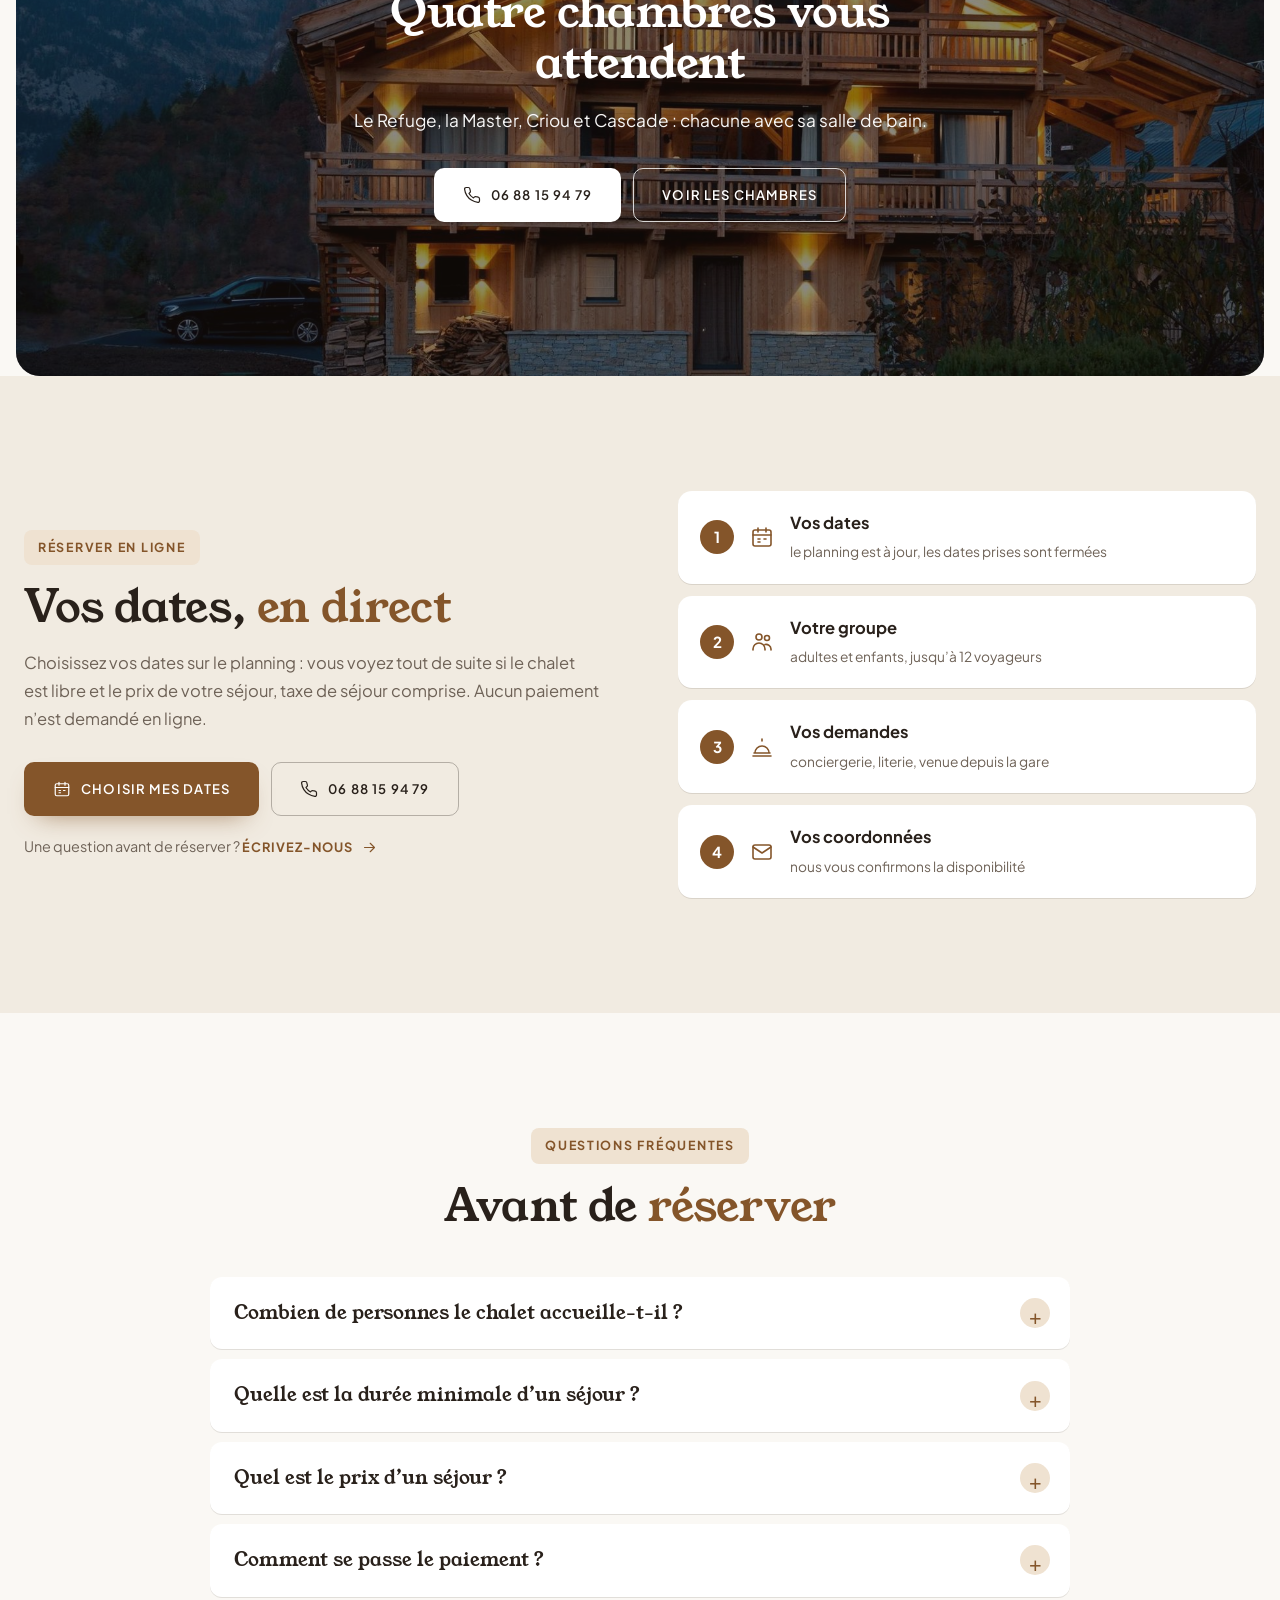
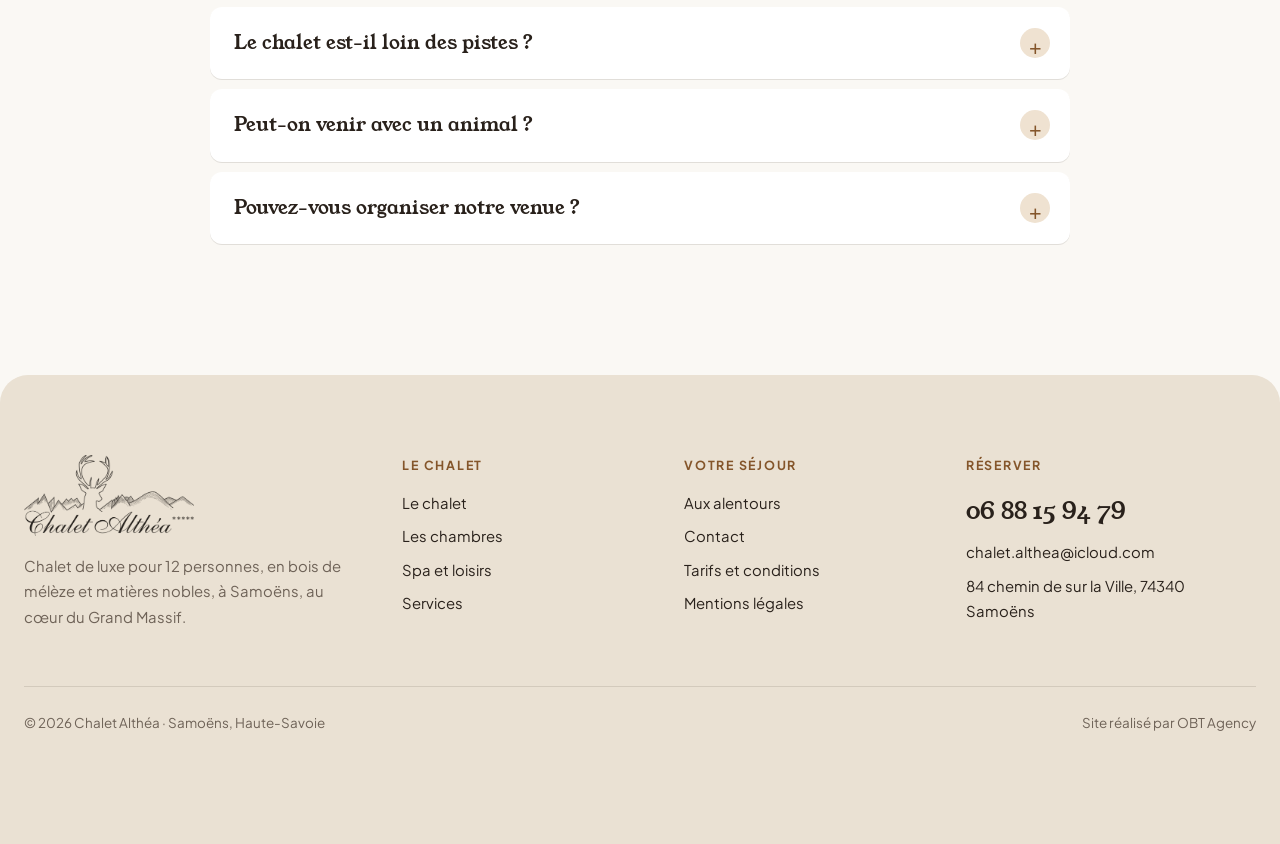
<file: le-chalet.html>
<!doctype html>
<html lang="fr">
<head>
<meta charset="utf-8">
<meta name="viewport" content="width=device-width, initial-scale=1">
<meta name="robots" content="noindex, nofollow">
<title>Le chalet · Chalet Althéa, Samoëns</title>
<meta name="description" content="Le Chalet Althéa : 210 m² sur trois niveaux, salon de 70 m² avec cheminée en verre, cuisine américaine, terrasse pour 12, mezzanine, garage et borne de recharge.">
<link rel="preconnect" href="https://fonts.googleapis.com">
<link rel="preconnect" href="https://fonts.gstatic.com" crossorigin>
<link href="https://fonts.googleapis.com/css2?family=Plus+Jakarta+Sans:wght@400;500;600;700&family=Young+Serif&display=swap" rel="stylesheet">
<link rel="stylesheet" href="css/style.css">
</head>
<body data-page="chalet">
<header class="entete">
  <div class="barre">
    <a class="logo" href="index.html" aria-label="Chalet Althéa, accueil"><img class="blanc" src="images/logo-blanc.png" alt="Chalet Althéa" width="900" height="425"><img class="sombre" src="images/logo-sombre.png" alt="" width="900" height="425"></a>
    <ul class="menu">
      <li><a href="index.html">Accueil</a></li>
      <li><a class="ouvrir actif" href="le-chalet.html">Le chalet <svg viewBox="0 0 24 24" fill="none" stroke="currentColor" stroke-width="1.6" stroke-linecap="round" stroke-linejoin="round" aria-hidden="true"><path d="m6 9 6 6 6-6"/></svg></a>
        <div class="sous-menu"><a href="le-chalet.html"><img src="images/chalet/sejour.jpg" alt=""><span>Le chalet<small>Espaces de vie, terrasse, garage</small></span></a><a href="les-chambres.html"><img src="images/chalet/master.jpg" alt=""><span>Les chambres<small>Quatre chambres en suite</small></span></a><a href="spa-et-loisirs.html"><img src="images/chalet/spa.jpg" alt=""><span>Spa et loisirs<small>Spa, sauna, cinéma, jeux</small></span></a></div></li>
      <li><a href="services.html">Services</a></li>
      <li><a href="alentours.html">Aux alentours</a></li>
      <li><a href="contact.html">Contact</a></li>
    </ul>
    <div class="actions">
      <a class="tel-entete" href="tel:+33688159479"><svg viewBox="0 0 24 24" fill="none" stroke="currentColor" stroke-width="1.6" stroke-linecap="round" stroke-linejoin="round" aria-hidden="true"><path d="M22 16.9v3a2 2 0 0 1-2.2 2 19.8 19.8 0 0 1-8.6-3.1 19.5 19.5 0 0 1-6-6A19.8 19.8 0 0 1 2.1 4.2 2 2 0 0 1 4.1 2h3a2 2 0 0 1 2 1.7c.1 1 .4 1.9.7 2.8a2 2 0 0 1-.5 2.1L8 9.9a16 16 0 0 0 6 6l1.3-1.3a2 2 0 0 1 2.1-.4c.9.3 1.8.6 2.8.7a2 2 0 0 1 1.7 2z"/></svg><span>06 88 15 94 79</span></a>
      <a class="btn btn-plein" href="contact.html#reserver" data-obt-reserve>Réserver</a>
      <button class="burger" aria-label="Menu" aria-expanded="false"><span></span></button>
    </div>
  </div>
</header>
<main>
<section class="bandeau">
  <img src="images/chalet/sejour.jpg" alt="Le séjour du Chalet Althéa">
  <div class="conteneur">
    <p class="fil"><a href="index.html">Accueil</a> · Le chalet</p>
    <h1>Le chalet, <em>du mélèze</em> du sol au faîtage</h1>
    <p>210 m² habitables sur trois niveaux, pour 12 voyageurs, à 700 m du centre de Samoëns.</p>
  </div>
</section>

<section class="section" id="le-chalet-en-bref">
  <div class="conteneur duo">
    <div class="trio" data-reveal><img src="images/chalet/facade-neige.jpg" alt="Le chalet sous la neige" loading="lazy" decoding="async"><img src="images/chalet/facade-crepuscule.jpg" alt="Le chalet à la tombée de la nuit" loading="lazy" decoding="async"><img src="images/chalet/facade-arriere.jpg" alt="Le chalet, côté escalier extérieur" loading="lazy" decoding="async"></div>
    <div class="duo-texte" data-reveal>
      <span class="surtitre">En un coup d’œil</span>
      <h2>Le chalet, <em class="it">de jour comme de nuit</em></h2>
      <p>Un chalet traditionnel en bois de mélèze, posé à 700 m du centre de Samoëns : sous la neige l’hiver, éclairé comme une lanterne le soir.</p>
      <ul class="liste-faits"><li><svg viewBox="0 0 24 24" fill="none" stroke="currentColor" stroke-width="1.6" stroke-linecap="round" stroke-linejoin="round" aria-hidden="true"><path d="M4 20h16M6 20v-5h4v-5h4V5h4v15"/></svg><div><strong>Trois niveaux</strong><span>du rez-de-jardin et son spa jusqu’aux chambres sous le faîtage</span></div></li><li><svg viewBox="0 0 24 24" fill="none" stroke="currentColor" stroke-width="1.6" stroke-linecap="round" stroke-linejoin="round" aria-hidden="true"><circle cx="9" cy="7" r="3"/><circle cx="17" cy="8" r="2.5"/><path d="M3 20v-1a6 6 0 0 1 12 0v1M15 14.5a5 5 0 0 1 6 4.5v1"/></svg><div><strong>Douze voyageurs</strong><span>quatre chambres, chacune avec sa salle de bain</span></div></li><li><svg viewBox="0 0 24 24" fill="none" stroke="currentColor" stroke-width="1.6" stroke-linecap="round" stroke-linejoin="round" aria-hidden="true"><path d="M3 11 12 4l9 7M5 10v10h14V10M10 20v-6h4v6"/></svg><div><strong>210 m² habitables</strong><span>un salon de 70 m² et une terrasse pour 12 à table</span></div></li><li><svg viewBox="0 0 24 24" fill="none" stroke="currentColor" stroke-width="1.6" stroke-linecap="round" stroke-linejoin="round" aria-hidden="true"><path d="m3 20 18-6M7 4l3 9M13 4l3 9"/><circle cx="17" cy="4" r="1.6"/></svg><div><strong>À 1,2 km de la télécabine</strong><span>et à 700 m du centre du village, Ski-Bus à 50 m</span></div></li></ul>
      <div class="boutons"><a class="btn btn-plein" href="les-chambres.html">Voir les chambres <svg viewBox="0 0 24 24" fill="none" stroke="currentColor" stroke-width="1.6" stroke-linecap="round" stroke-linejoin="round" aria-hidden="true"><path d="M5 12h14M13 6l6 6-6 6"/></svg></a></div>
    </div>
  </div>
</section>

<section class="section givre" id="espaces-de-vie">
  <div class="conteneur fiche">
    <div data-reveal>
      <span class="surtitre">Espaces de vie</span>
      <h2>Le salon, la cuisine <em class="it">et la grande table</em></h2>
      <p class="chapo">Un salon de 70 m² où la cheminée en verre affiche son design d’avant-garde, un vaste séjour et une cuisine américaine aux équipements dernier cri.</p>
      <p>On se retrouve autour de la grande table pour les spécialités savoyardes, avec une vaisselle choisie avec goût qui rend les repas encore plus festifs. Le soir, on s’installe près de la cheminée et on laisse les flammes danser dans leur écrin de verre.</p>
      <p>La musique se règle à votre guise dans toutes les pièces principales, de la cuisine au salon.</p>
      <div class="pieces"><div class="piece"><svg viewBox="0 0 24 24" fill="none" stroke="currentColor" stroke-width="1.6" stroke-linecap="round" stroke-linejoin="round" aria-hidden="true"><path d="M12 22c4 0 7-2.7 7-6.5 0-3.6-2.6-5.6-4-8.5-.6 2-1.6 3-3 3.5.3-2.8-.7-5.5-3-7.5.2 3.6-4 6.4-4 12.5C5 19.3 8 22 12 22z"/></svg><strong>Salon de 70 m²</strong><small>cheminée en verre, modèle exclusif</small></div><div class="piece"><svg viewBox="0 0 24 24" fill="none" stroke="currentColor" stroke-width="1.6" stroke-linecap="round" stroke-linejoin="round" aria-hidden="true"><rect x="4" y="3" width="16" height="18" rx="2"/><path d="M4 9h16M8 6h.01M11 6h.01M9 13h6v4H9z"/></svg><strong>Cuisine américaine</strong><small>intégralement équipée</small></div><div class="piece"><svg viewBox="0 0 24 24" fill="none" stroke="currentColor" stroke-width="1.6" stroke-linecap="round" stroke-linejoin="round" aria-hidden="true"><path d="M3 10 12 4l9 6"/><path d="M5 10v10M19 10v10M3 20h18M9 20v-5h6v5"/></svg><strong>Terrasse</strong><small>avec une table pour 12 personnes</small></div><div class="piece"><svg viewBox="0 0 24 24" fill="none" stroke="currentColor" stroke-width="1.6" stroke-linecap="round" stroke-linejoin="round" aria-hidden="true"><path d="M4 5a2 2 0 0 1 2-2h13v16H6a2 2 0 0 0-2 2z"/><path d="M4 19V5M19 19v2H6"/></svg><strong>Mezzanine</strong><small>lecture et jeux de société</small></div><div class="piece"><svg viewBox="0 0 24 24" fill="none" stroke="currentColor" stroke-width="1.6" stroke-linecap="round" stroke-linejoin="round" aria-hidden="true"><path d="M9 18V5l11-2v13"/><circle cx="6" cy="18" r="3"/><circle cx="17" cy="16" r="3"/></svg><strong>Musique</strong><small>réglable dans toutes les pièces principales</small></div><div class="piece"><svg viewBox="0 0 24 24" fill="none" stroke="currentColor" stroke-width="1.6" stroke-linecap="round" stroke-linejoin="round" aria-hidden="true"><rect x="2" y="5" width="20" height="13" rx="2"/><path d="m10 9 5 2.5-5 2.5zM8 21h8"/></svg><strong>Salle de cinéma</strong><small>une vraie salle de projection</small></div></div>
    </div>
    <aside class="encart" data-reveal>
      <h3>Le chalet</h3>
      <div class="ligne"><span>Voyageurs</span><strong>12</strong></div>
      <div class="ligne"><span>Surface</span><strong>210 m² habitables</strong></div>
      <div class="ligne"><span>Niveaux</span><strong>3</strong></div>
      <div class="ligne"><span>Chambres</span><strong>4, chacune sa salle de bain</strong></div>
      <div class="ligne"><span>Bien-être</span><strong>spa et sauna</strong></div>
      <div class="ligne"><span>Séjours</span><strong>dès 3 nuits</strong></div>
      <a class="btn btn-plein" href="tel:+33688159479"><svg viewBox="0 0 24 24" fill="none" stroke="currentColor" stroke-width="1.6" stroke-linecap="round" stroke-linejoin="round" aria-hidden="true"><path d="M22 16.9v3a2 2 0 0 1-2.2 2 19.8 19.8 0 0 1-8.6-3.1 19.5 19.5 0 0 1-6-6A19.8 19.8 0 0 1 2.1 4.2 2 2 0 0 1 4.1 2h3a2 2 0 0 1 2 1.7c.1 1 .4 1.9.7 2.8a2 2 0 0 1-.5 2.1L8 9.9a16 16 0 0 0 6 6l1.3-1.3a2 2 0 0 1 2.1-.4c.9.3 1.8.6 2.8.7a2 2 0 0 1 1.7 2z"/></svg> 06 88 15 94 79</a>
      <a class="btn btn-contour" href="contact.html#reserver" data-obt-reserve><svg viewBox="0 0 24 24" fill="none" stroke="currentColor" stroke-width="1.6" stroke-linecap="round" stroke-linejoin="round" aria-hidden="true"><rect x="3" y="5" width="18" height="16" rx="2"/><path d="M3 10h18M8 3v4M16 3v4M8 14h2M14 14h2M8 17h2"/></svg> Choisir mes dates</a>
      <p class="petit-encart">À partir de 850 € la nuit</p>
    </aside>
  </div>
</section>

<section class="section">
  <div class="conteneur">
    <div class="entete-section"><div><span class="surtitre">En photos</span><h2>Le chalet, <em class="it">pièce par pièce</em></h2></div></div>
    <div class="mosaique" data-reveal><button class="grand" data-galerie="images/chalet/sejour.jpg" data-legende="Le séjour et la grande table" aria-label="Agrandir : Le séjour et la grande table"><img src="images/chalet/sejour.jpg" alt="Le séjour et la grande table" loading="lazy" decoding="async"><span>Le séjour et la grande table</span></button><button class="" data-galerie="images/chalet/cheminee-verre.jpg" data-legende="La cheminée en verre" aria-label="Agrandir : La cheminée en verre"><img src="images/chalet/cheminee-verre.jpg" alt="La cheminée en verre" loading="lazy" decoding="async"><span>La cheminée en verre</span></button><button class="" data-galerie="images/chalet/salon.jpg" data-legende="Le salon" aria-label="Agrandir : Le salon"><img src="images/chalet/salon.jpg" alt="Le salon" loading="lazy" decoding="async"><span>Le salon</span></button><button class="" data-galerie="images/chalet/cuisine.jpg" data-legende="La cuisine américaine" aria-label="Agrandir : La cuisine américaine"><img src="images/chalet/cuisine.jpg" alt="La cuisine américaine" loading="lazy" decoding="async"><span>La cuisine américaine</span></button><button class="" data-galerie="images/chalet/cuisine-bar.jpg" data-legende="Le bar de la cuisine" aria-label="Agrandir : Le bar de la cuisine"><img src="images/chalet/cuisine-bar.jpg" alt="Le bar de la cuisine" loading="lazy" decoding="async"><span>Le bar de la cuisine</span></button><button class="" data-galerie="images/chalet/salon-cheminee-2.jpg" data-legende="Le salon et la cheminée" aria-label="Agrandir : Le salon et la cheminée"><img src="images/chalet/salon-cheminee-2.jpg" alt="Le salon et la cheminée" loading="lazy" decoding="async"><span>Le salon et la cheminée</span></button><button class="" data-galerie="images/chalet/mezzanine.jpg" data-legende="La mezzanine sous la charpente" aria-label="Agrandir : La mezzanine sous la charpente"><img src="images/chalet/mezzanine.jpg" alt="La mezzanine sous la charpente" loading="lazy" decoding="async"><span>La mezzanine sous la charpente</span></button><button class="" data-galerie="images/chalet/escalier.jpg" data-legende="L’escalier sous la charpente" aria-label="Agrandir : L’escalier sous la charpente"><img src="images/chalet/escalier.jpg" alt="L’escalier sous la charpente" loading="lazy" decoding="async"><span>L’escalier sous la charpente</span></button><button class="" data-galerie="images/chalet/table-salon.jpg" data-legende="La table et le salon" aria-label="Agrandir : La table et le salon"><img src="images/chalet/table-salon.jpg" alt="La table et le salon" loading="lazy" decoding="async"><span>La table et le salon</span></button><button class="large" data-galerie="images/chalet/fauteuil.jpg" data-legende="Un fauteuil au coin du feu" aria-label="Agrandir : Un fauteuil au coin du feu"><img src="images/chalet/fauteuil.jpg" alt="Un fauteuil au coin du feu" loading="lazy" decoding="async"><span>Un fauteuil au coin du feu</span></button><button class="" data-galerie="images/chalet/banquette.jpg" data-legende="La banquette sous la fenêtre" aria-label="Agrandir : La banquette sous la fenêtre"><img src="images/chalet/banquette.jpg" alt="La banquette sous la fenêtre" loading="lazy" decoding="async"><span>La banquette sous la fenêtre</span></button><button class="" data-galerie="images/chalet/noel.jpg" data-legende="La table de Noël" aria-label="Agrandir : La table de Noël"><img src="images/chalet/noel.jpg" alt="La table de Noël" loading="lazy" decoding="async"><span>La table de Noël</span></button></div>
  </div>
</section>

<section class="section sable" id="pratique">
  <div class="conteneur">
    <div class="entete-section"><div><span class="surtitre">Pratique</span><h2>Tout est <em class="it">sur place</em></h2></div></div>
    <div class="pieces"><div class="piece"><svg viewBox="0 0 24 24" fill="none" stroke="currentColor" stroke-width="1.6" stroke-linecap="round" stroke-linejoin="round" aria-hidden="true"><rect x="3" y="3" width="18" height="18" rx="3"/><path d="M9 17V7h4a3 3 0 0 1 0 6H9"/></svg><strong>Garage et 2 places</strong><small>garage d’une place, deux stationnements</small></div><div class="piece"><svg viewBox="0 0 24 24" fill="none" stroke="currentColor" stroke-width="1.6" stroke-linecap="round" stroke-linejoin="round" aria-hidden="true"><path d="M13 2 4 14h7l-1 8 9-12h-7z"/></svg><strong>Borne de recharge</strong><small>rapide, 22 kW, dans le garage</small></div><div class="piece"><svg viewBox="0 0 24 24" fill="none" stroke="currentColor" stroke-width="1.6" stroke-linecap="round" stroke-linejoin="round" aria-hidden="true"><path d="m3 20 18-6M7 4l3 9M13 4l3 9"/><circle cx="17" cy="4" r="1.6"/></svg><strong>Salle à skis</strong><small>avec sèche-chaussures pour 12 paires</small></div><div class="piece"><svg viewBox="0 0 24 24" fill="none" stroke="currentColor" stroke-width="1.6" stroke-linecap="round" stroke-linejoin="round" aria-hidden="true"><rect x="5" y="2" width="14" height="20" rx="2"/><path d="M11 18h2"/></svg><strong>Domotique</strong><small>pilotée sur tablette tactile</small></div><div class="piece"><svg viewBox="0 0 24 24" fill="none" stroke="currentColor" stroke-width="1.6" stroke-linecap="round" stroke-linejoin="round" aria-hidden="true"><path d="M3 7h18v10H3z"/><path d="M3 11h18M7 7V5h10v2"/></svg><strong>Buanderie</strong><small>lave-linge, sèche-linge, fer à repasser</small></div><div class="piece"><svg viewBox="0 0 24 24" fill="none" stroke="currentColor" stroke-width="1.6" stroke-linecap="round" stroke-linejoin="round" aria-hidden="true"><path d="M5 12.5a10 10 0 0 1 14 0M8.5 16a5 5 0 0 1 7 0M2 9a15 15 0 0 1 20 0M12 19.5h.01"/></svg><strong>Wifi et TV</strong><small>TNT, satellites européens, Canal+</small></div><div class="piece"><svg viewBox="0 0 24 24" fill="none" stroke="currentColor" stroke-width="1.6" stroke-linecap="round" stroke-linejoin="round" aria-hidden="true"><rect x="4" y="3" width="16" height="15" rx="3"/><path d="M4 11h16M8 18v3M16 18v3M8 15h.01M16 15h.01"/></svg><strong>Ski-Bus à 50 m</strong><small>arrêt du pont de Clévieux</small></div><div class="piece"><svg viewBox="0 0 24 24" fill="none" stroke="currentColor" stroke-width="1.6" stroke-linecap="round" stroke-linejoin="round" aria-hidden="true"><circle cx="12" cy="6" r="3"/><path d="M8 21v-5l-2-3 3-3h6l3 3-2 3v5"/></svg><strong>Équipement bébé</strong><small>lits bébé et chaise bébé</small></div><div class="piece"><svg viewBox="0 0 24 24" fill="none" stroke="currentColor" stroke-width="1.6" stroke-linecap="round" stroke-linejoin="round" aria-hidden="true"><circle cx="12" cy="12" r="9"/><path d="m5.6 5.6 12.8 12.8"/></svg><strong>Animaux</strong><small>non admis</small></div></div>
  </div>
</section>

<section class="appel">
  <img src="images/chalet/facade-crepuscule.jpg" alt="" loading="lazy" decoding="async">
  <div class="conteneur">
    <h2>Quatre chambres vous attendent</h2>
    <p>Le Refuge, la Master, Criou et Cascade : chacune avec sa salle de bain.</p>
    <div class="boutons"><a class="btn btn-blanc" href="tel:+33688159479"><svg viewBox="0 0 24 24" fill="none" stroke="currentColor" stroke-width="1.6" stroke-linecap="round" stroke-linejoin="round" aria-hidden="true"><path d="M22 16.9v3a2 2 0 0 1-2.2 2 19.8 19.8 0 0 1-8.6-3.1 19.5 19.5 0 0 1-6-6A19.8 19.8 0 0 1 2.1 4.2 2 2 0 0 1 4.1 2h3a2 2 0 0 1 2 1.7c.1 1 .4 1.9.7 2.8a2 2 0 0 1-.5 2.1L8 9.9a16 16 0 0 0 6 6l1.3-1.3a2 2 0 0 1 2.1-.4c.9.3 1.8.6 2.8.7a2 2 0 0 1 1.7 2z"/></svg> 06 88 15 94 79</a><a class="btn btn-contour-blanc" href="les-chambres.html">Voir les chambres</a></div>
  </div>
</section>
<section class="section givre" id="reservation">
  <div class="conteneur bloc-resa">
    <div data-reveal>
      <span class="surtitre">Réserver en ligne</span>
      <h2>Vos dates, <em class="it">en direct</em></h2>
      <p class="intro-contact">Choisissez vos dates sur le planning : vous voyez tout de suite si le chalet est libre et le prix de votre séjour, taxe de séjour comprise. Aucun paiement n’est demandé en ligne.</p>
      <div class="boutons"><a class="btn btn-plein" href="contact.html#reserver" data-obt-reserve><svg viewBox="0 0 24 24" fill="none" stroke="currentColor" stroke-width="1.6" stroke-linecap="round" stroke-linejoin="round" aria-hidden="true"><rect x="3" y="5" width="18" height="16" rx="2"/><path d="M3 10h18M8 3v4M16 3v4M8 14h2M14 14h2M8 17h2"/></svg> Choisir mes dates</a><a class="btn btn-contour" href="tel:+33688159479"><svg viewBox="0 0 24 24" fill="none" stroke="currentColor" stroke-width="1.6" stroke-linecap="round" stroke-linejoin="round" aria-hidden="true"><path d="M22 16.9v3a2 2 0 0 1-2.2 2 19.8 19.8 0 0 1-8.6-3.1 19.5 19.5 0 0 1-6-6A19.8 19.8 0 0 1 2.1 4.2 2 2 0 0 1 4.1 2h3a2 2 0 0 1 2 1.7c.1 1 .4 1.9.7 2.8a2 2 0 0 1-.5 2.1L8 9.9a16 16 0 0 0 6 6l1.3-1.3a2 2 0 0 1 2.1-.4c.9.3 1.8.6 2.8.7a2 2 0 0 1 1.7 2z"/></svg> 06 88 15 94 79</a></div>
      <p class="petit">Une question avant de réserver ? <a class="lien-fleche" href="contact.html">Écrivez-nous <svg viewBox="0 0 24 24" fill="none" stroke="currentColor" stroke-width="1.6" stroke-linecap="round" stroke-linejoin="round" aria-hidden="true"><path d="M5 12h14M13 6l6 6-6 6"/></svg></a></p>
    </div>
    <ol class="etapes-resa" data-reveal><li><span class="num">1</span><svg viewBox="0 0 24 24" fill="none" stroke="currentColor" stroke-width="1.6" stroke-linecap="round" stroke-linejoin="round" aria-hidden="true"><rect x="3" y="5" width="18" height="16" rx="2"/><path d="M3 10h18M8 3v4M16 3v4M8 14h2M14 14h2M8 17h2"/></svg><div><strong>Vos dates</strong><small>le planning est à jour, les dates prises sont fermées</small></div></li><li><span class="num">2</span><svg viewBox="0 0 24 24" fill="none" stroke="currentColor" stroke-width="1.6" stroke-linecap="round" stroke-linejoin="round" aria-hidden="true"><circle cx="9" cy="7" r="3"/><circle cx="17" cy="8" r="2.5"/><path d="M3 20v-1a6 6 0 0 1 12 0v1M15 14.5a5 5 0 0 1 6 4.5v1"/></svg><div><strong>Votre groupe</strong><small>adultes et enfants, jusqu’à 12 voyageurs</small></div></li><li><span class="num">3</span><svg viewBox="0 0 24 24" fill="none" stroke="currentColor" stroke-width="1.6" stroke-linecap="round" stroke-linejoin="round" aria-hidden="true"><path d="M4 18h16M12 4v2M5 18a7 7 0 0 1 14 0M3 21h18"/></svg><div><strong>Vos demandes</strong><small>conciergerie, literie, venue depuis la gare</small></div></li><li><span class="num">4</span><svg viewBox="0 0 24 24" fill="none" stroke="currentColor" stroke-width="1.6" stroke-linecap="round" stroke-linejoin="round" aria-hidden="true"><rect x="3" y="5" width="18" height="14" rx="2"/><path d="m3 7 9 6 9-6"/></svg><div><strong>Vos coordonnées</strong><small>nous vous confirmons la disponibilité</small></div></li></ol>
  </div>
</section>
<section class="section">
  <div class="conteneur">
    <div class="entete-section centre"><div><span class="surtitre">Questions fréquentes</span><h2>Avant de <em class="it">réserver</em></h2></div></div>
    <div class="faq"><details><summary>Combien de personnes le chalet accueille-t-il ?</summary><p>Jusqu’à 12 voyageurs, dans quatre chambres qui ont chacune leur salle de bain : Le Refuge (jusqu’à 6), la Master (2), Criou (2) et Cascade (2). Lits bébé et chaise bébé sont disponibles.</p></details><details><summary>Quelle est la durée minimale d’un séjour ?</summary><p>Trois nuits. Pendant les vacances scolaires de Noël et d’hiver, le chalet se loue à la semaine, du samedi 16 h au samedi 10 h.</p></details><details><summary>Quel est le prix d’un séjour ?</summary><p>À partir de 850 € la nuit, taxe de séjour en sus (3,50 € par adulte et par nuit). Le bouton « Réserver » affiche le prix exact de vos dates.</p></details><details><summary>Comment se passe le paiement ?</summary><p>40 % à la réservation, 30 % un mois avant l’arrivée et le solde 8 jours avant l’arrivée, par virement. Aucun paiement n’est demandé en ligne. Une caution de 4 000 € est versée avant l’arrivée, par virement, puis restituée dans les 15 jours qui suivent le séjour.</p></details><details><summary>Le chalet est-il loin des pistes ?</summary><p>Il est à 700 m du centre du village et à 1,2 km de la télécabine du Grand Massif Express. L’arrêt du Ski-Bus est à 50 m du chalet, au pont de Clévieux.</p></details><details><summary>Peut-on venir avec un animal ?</summary><p>Non, les animaux ne sont pas admis au chalet.</p></details><details><summary>Pouvez-vous organiser notre venue ?</summary><p>Oui. Nous pouvons organiser votre venue à Samoëns depuis votre lieu d’arrivée ou de départ, gare ou aéroport : il suffit de nous le demander.</p></details></div>
  </div>
</section>
</main>
<footer class="pied">
  <div class="conteneur">
    <div class="grille">
      <div>
        <a class="logo-pied" href="index.html"><img src="images/logo-sombre.png" alt="Chalet Althéa" width="900" height="425"></a>
        <p>Chalet de luxe pour 12 personnes, en bois de mélèze et matières nobles, à Samoëns, au cœur du Grand Massif.</p>
      </div>
      <div><h4>Le chalet</h4><ul><li><a href="le-chalet.html">Le chalet</a></li><li><a href="les-chambres.html">Les chambres</a></li><li><a href="spa-et-loisirs.html">Spa et loisirs</a></li><li><a href="services.html">Services</a></li></ul></div>
      <div><h4>Votre séjour</h4><ul><li><a href="alentours.html">Aux alentours</a></li><li><a href="contact.html">Contact</a></li><li><a href="contact.html#conditions">Tarifs et conditions</a></li><li><a href="mentions-legales.html">Mentions légales</a></li></ul></div>
      <div><h4>Réserver</h4><ul><li><a class="tel-pied" href="tel:+33688159479">06 88 15 94 79</a></li><li><a href="mailto:chalet.althea@icloud.com">chalet.althea@icloud.com</a></li><li>84 chemin de sur la Ville, 74340 Samoëns</li></ul></div>
    </div>
    <div class="bas"><span>© 2026 Chalet Althéa · Samoëns, Haute-Savoie</span><span>Site réalisé par OBT Agency</span></div>
  </div>
</footer>
<nav class="barre-mobile" aria-label="Contact rapide">
  <a class="appeler" href="tel:+33688159479"><svg viewBox="0 0 24 24" fill="none" stroke="currentColor" stroke-width="1.6" stroke-linecap="round" stroke-linejoin="round" aria-hidden="true"><path d="M22 16.9v3a2 2 0 0 1-2.2 2 19.8 19.8 0 0 1-8.6-3.1 19.5 19.5 0 0 1-6-6A19.8 19.8 0 0 1 2.1 4.2 2 2 0 0 1 4.1 2h3a2 2 0 0 1 2 1.7c.1 1 .4 1.9.7 2.8a2 2 0 0 1-.5 2.1L8 9.9a16 16 0 0 0 6 6l1.3-1.3a2 2 0 0 1 2.1-.4c.9.3 1.8.6 2.8.7a2 2 0 0 1 1.7 2z"/></svg> Appeler</a>
  <a href="contact.html#reserver" data-obt-reserve><svg viewBox="0 0 24 24" fill="none" stroke="currentColor" stroke-width="1.6" stroke-linecap="round" stroke-linejoin="round" aria-hidden="true"><rect x="3" y="5" width="18" height="16" rx="2"/><path d="M3 10h18M8 3v4M16 3v4M8 14h2M14 14h2M8 17h2"/></svg> Réserver</a>
</nav>
<script src="js/site.js"></script>
<div data-obt-booking data-obt-key="demo-chalet-althea" data-obt-api="https://demo-althea.obt.invalid" data-obt-form-key="demo" data-obt-form-endpoint="https://demo-althea.obt.invalid/envoi" data-obt-subject="Demande de réservation au Chalet Althéa"></div>
<script src="js/obt-demo.js"></script>
<script src="https://obt-gestion.com/blocks/obt-booking.js" defer></script>
</body>
</html>
</file>
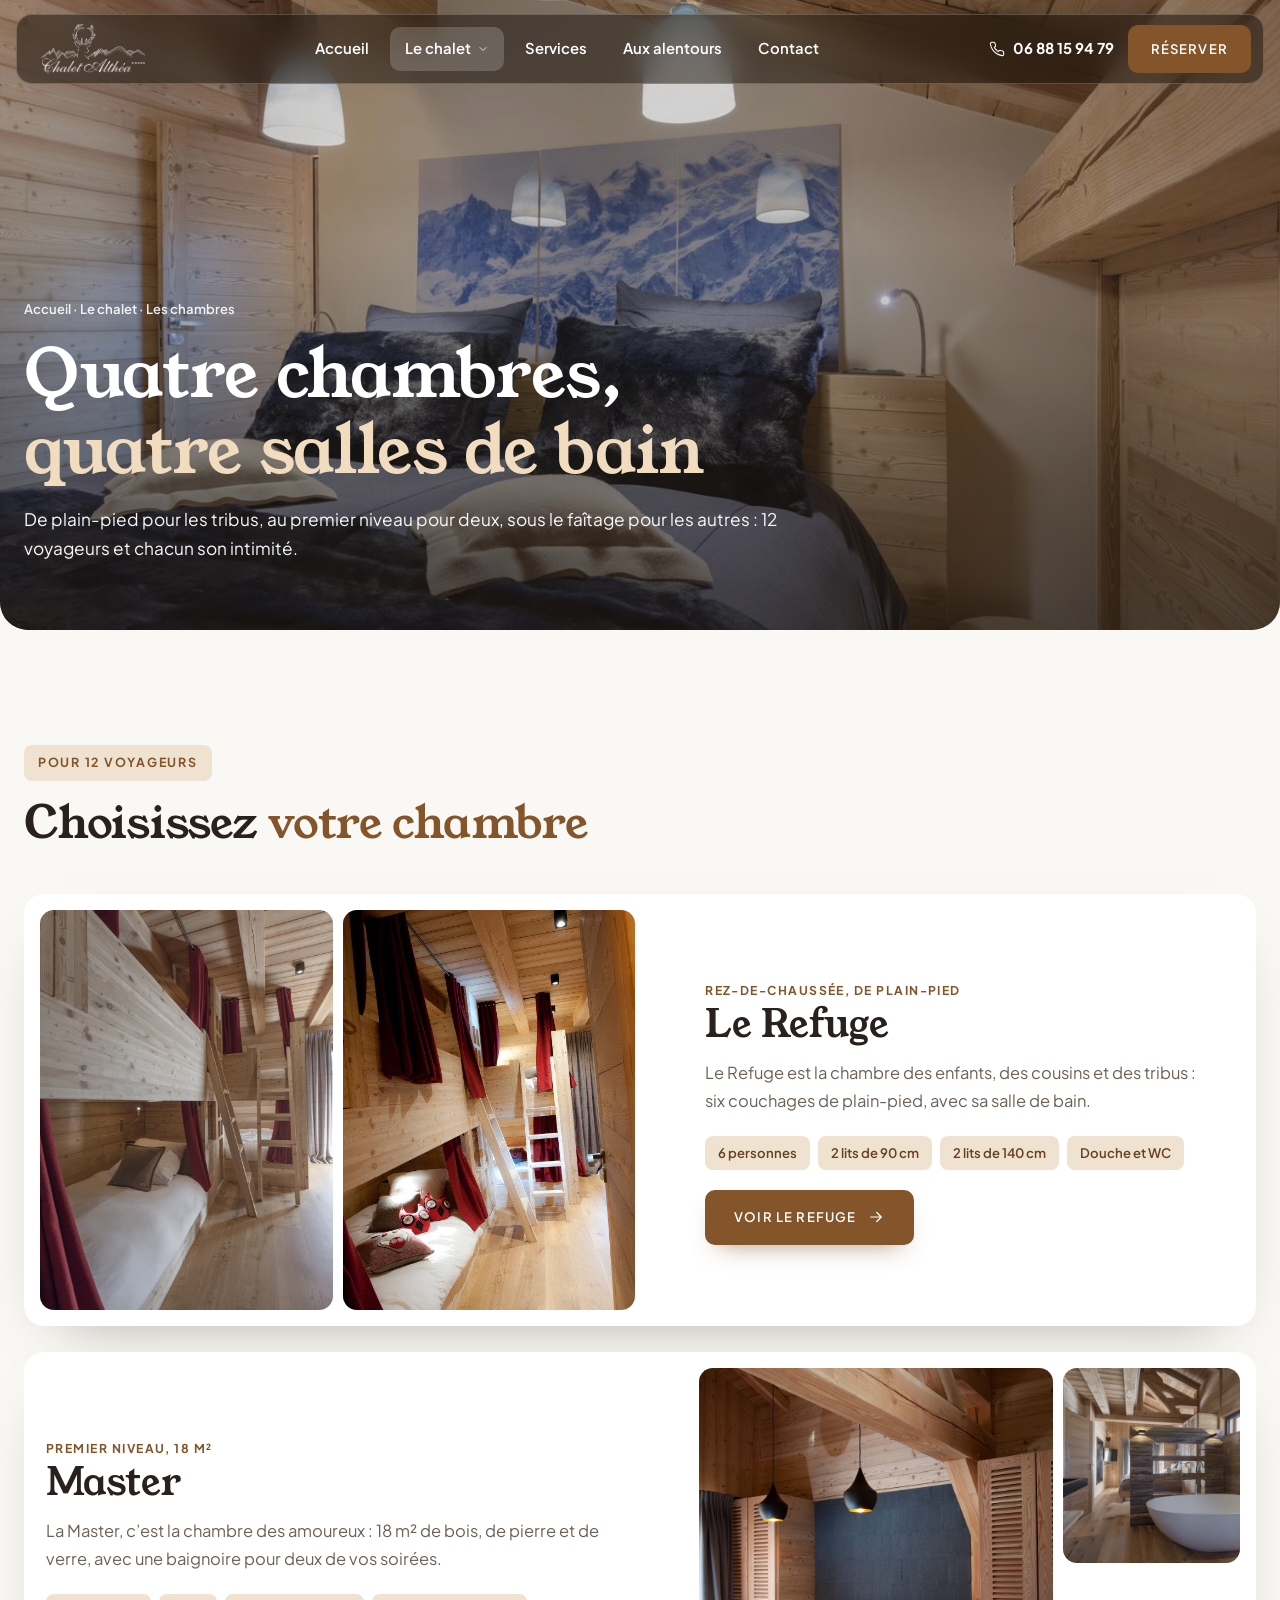
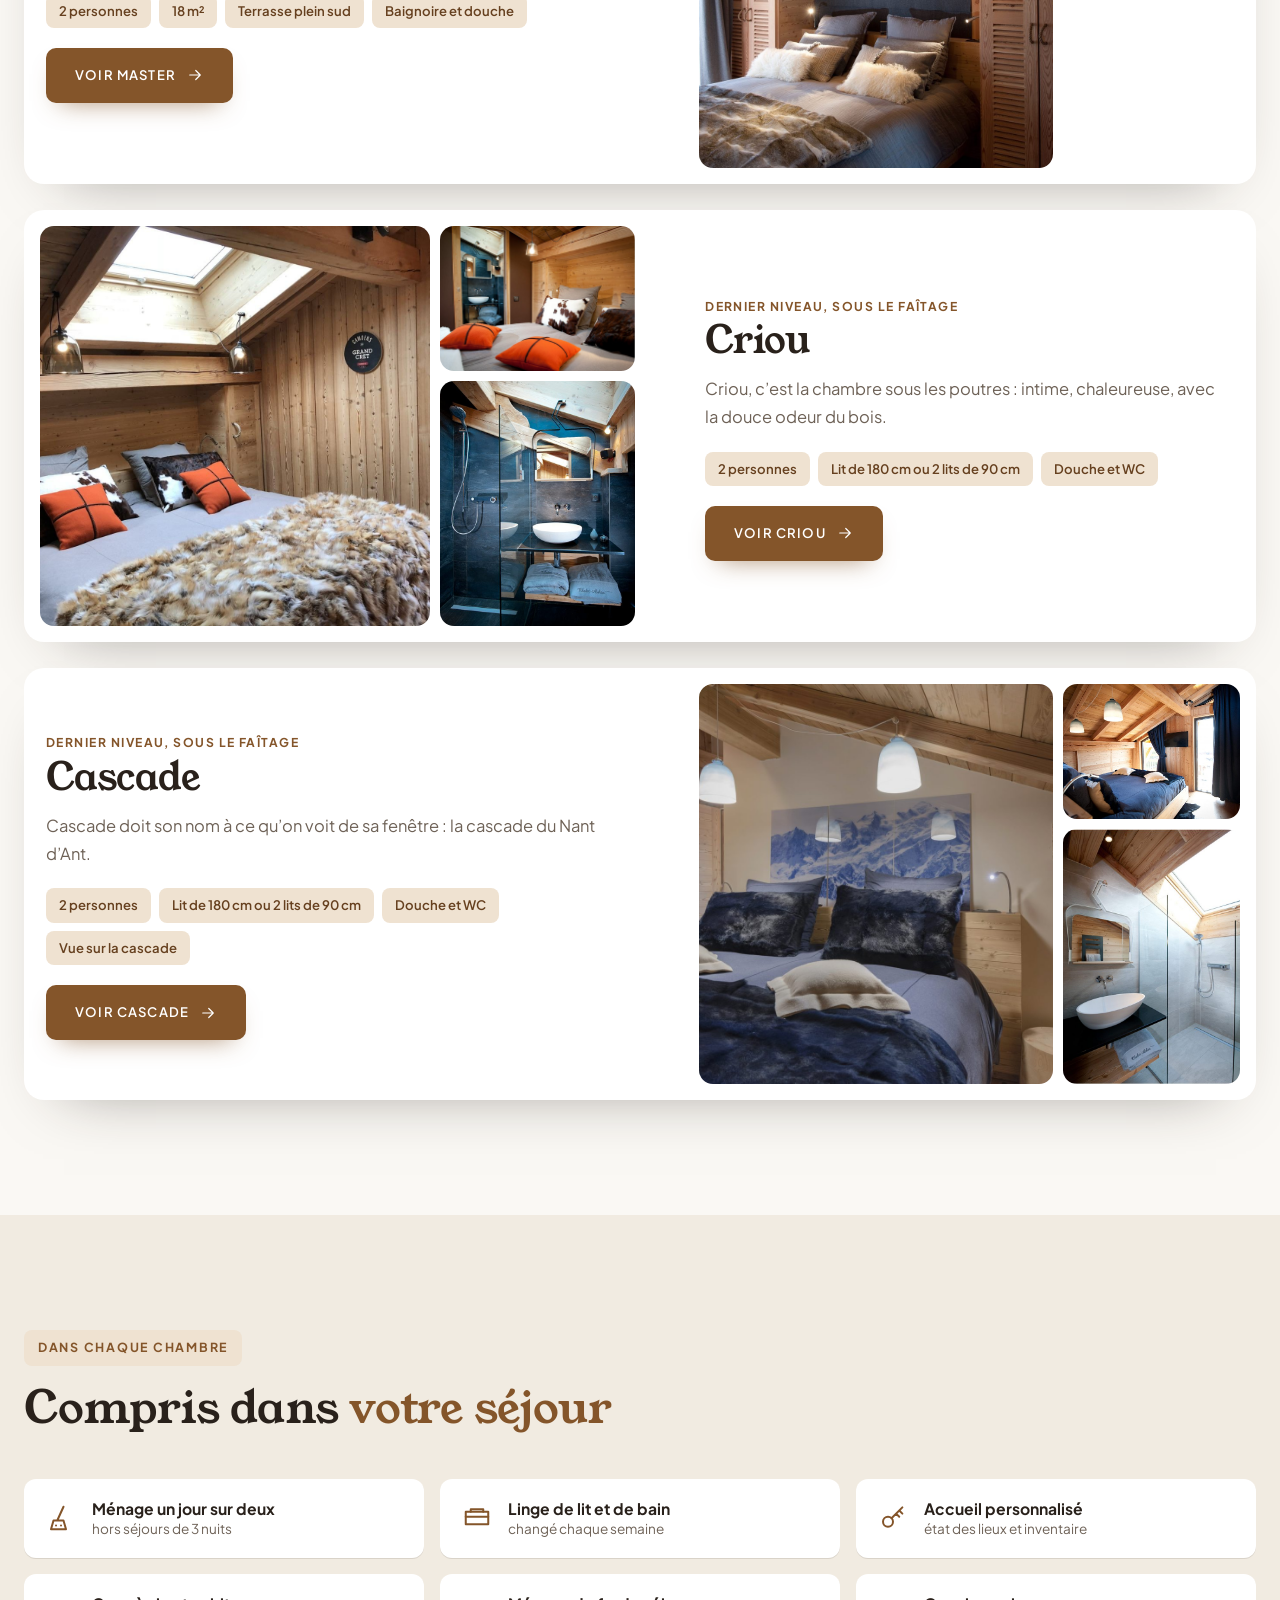
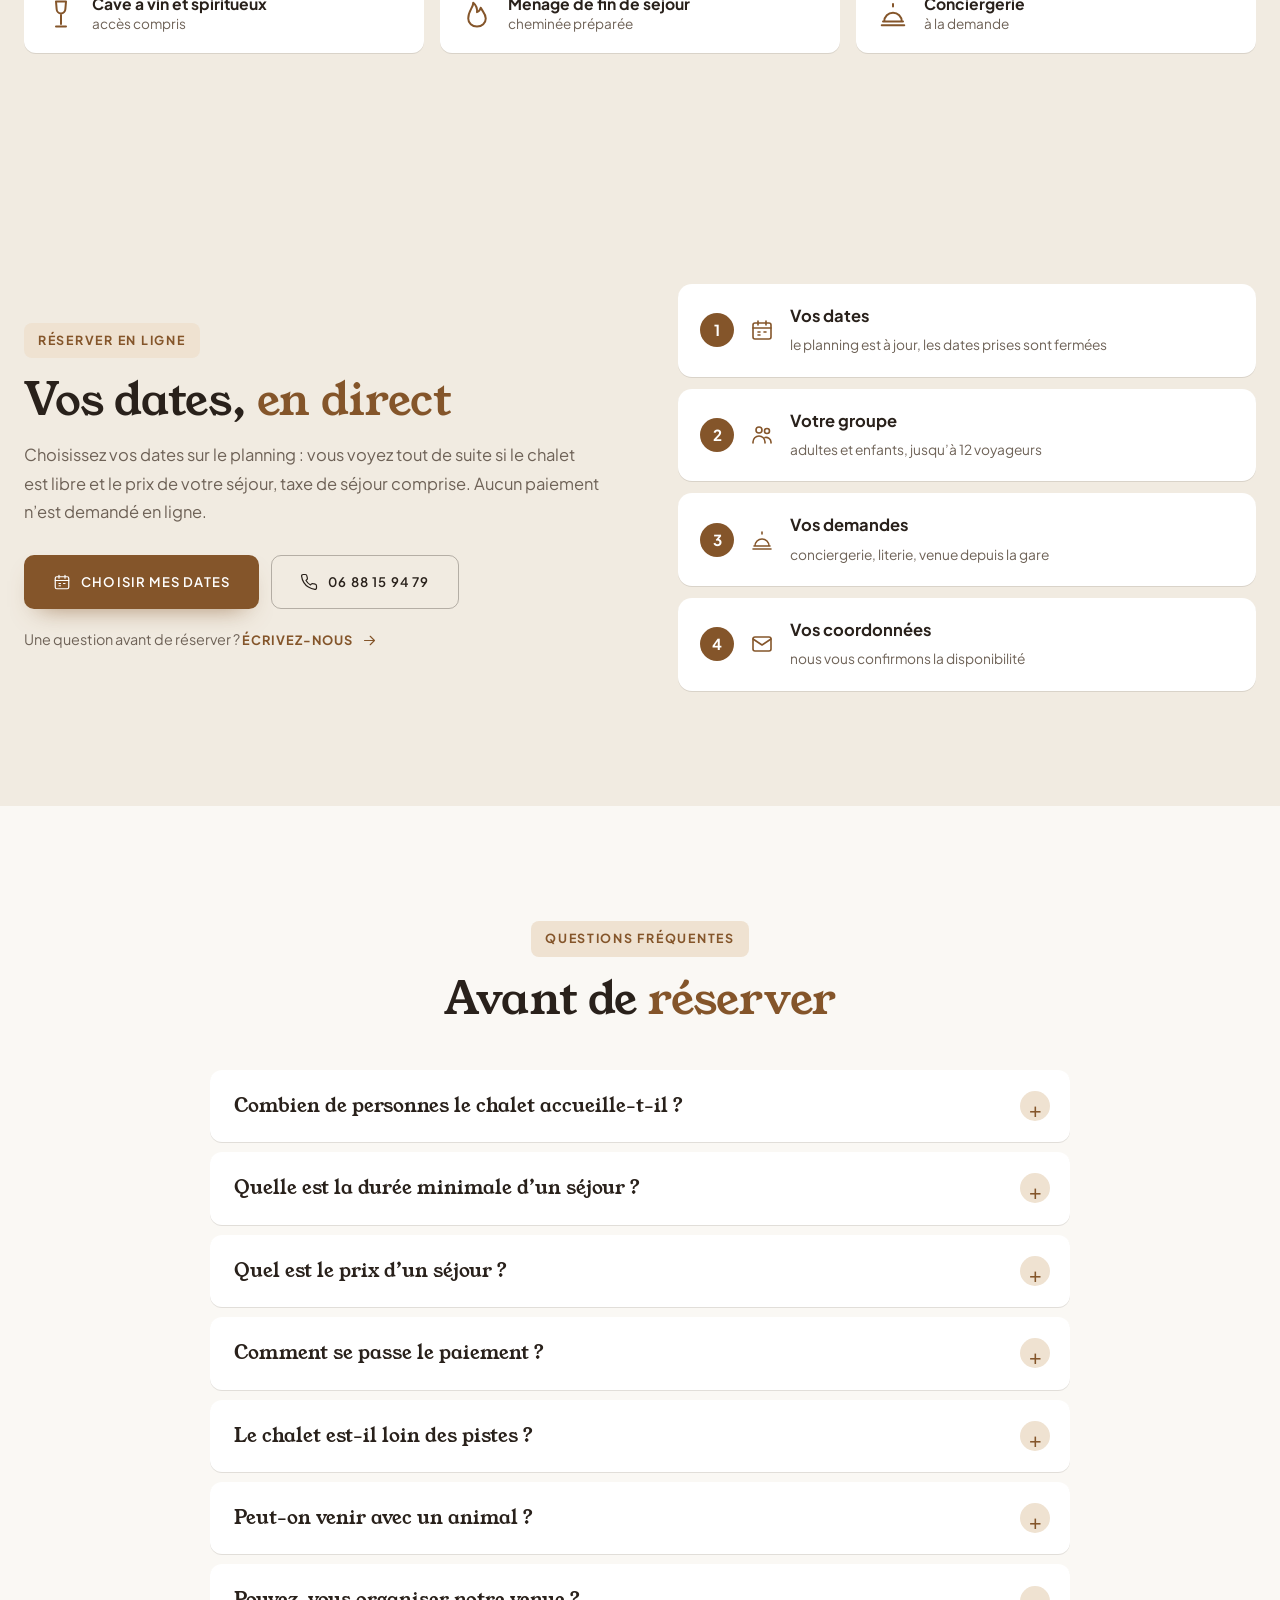
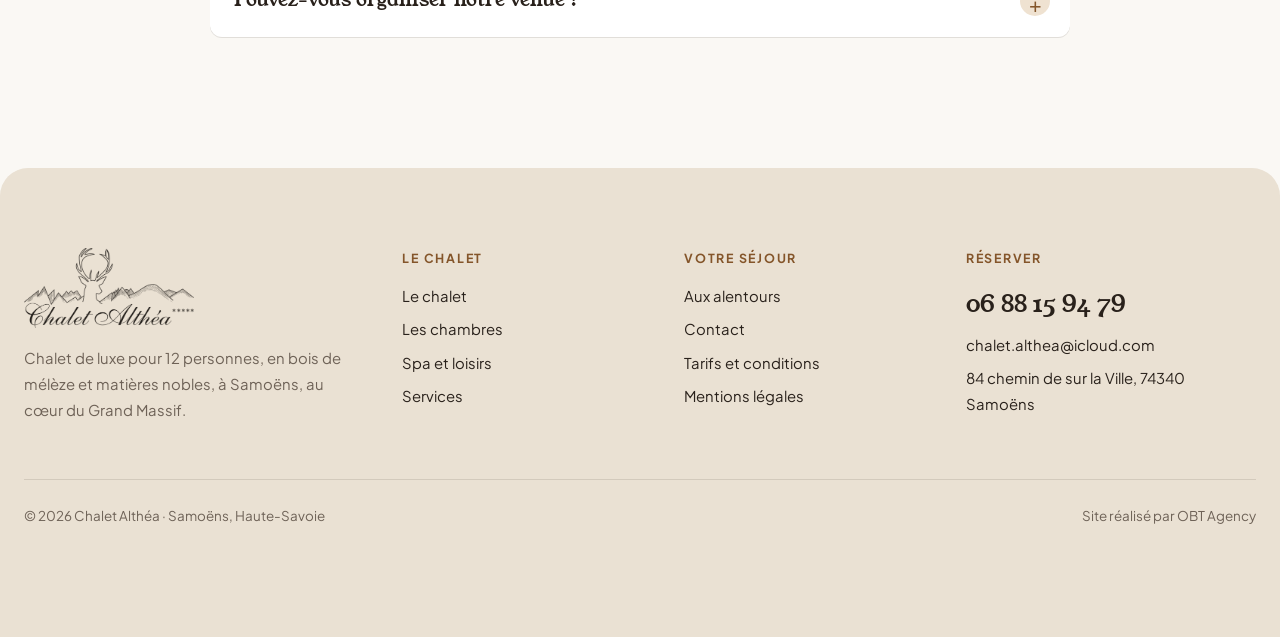
<file: les-chambres.html>
<!doctype html>
<html lang="fr">
<head>
<meta charset="utf-8">
<meta name="viewport" content="width=device-width, initial-scale=1">
<meta name="robots" content="noindex, nofollow">
<title>Les chambres · Chalet Althéa, Samoëns</title>
<meta name="description" content="Les quatre chambres du Chalet Althéa, chacune avec sa salle de bain : Le Refuge pour 6, la Master avec baignoire et terrasse plein sud, Criou et Cascade sous le faîtage.">
<link rel="preconnect" href="https://fonts.googleapis.com">
<link rel="preconnect" href="https://fonts.gstatic.com" crossorigin>
<link href="https://fonts.googleapis.com/css2?family=Plus+Jakarta+Sans:wght@400;500;600;700&family=Young+Serif&display=swap" rel="stylesheet">
<link rel="stylesheet" href="css/style.css">
</head>
<body data-page="chambres">
<header class="entete">
  <div class="barre">
    <a class="logo" href="index.html" aria-label="Chalet Althéa, accueil"><img class="blanc" src="images/logo-blanc.png" alt="Chalet Althéa" width="900" height="425"><img class="sombre" src="images/logo-sombre.png" alt="" width="900" height="425"></a>
    <ul class="menu">
      <li><a href="index.html">Accueil</a></li>
      <li><a class="ouvrir actif" href="le-chalet.html">Le chalet <svg viewBox="0 0 24 24" fill="none" stroke="currentColor" stroke-width="1.6" stroke-linecap="round" stroke-linejoin="round" aria-hidden="true"><path d="m6 9 6 6 6-6"/></svg></a>
        <div class="sous-menu"><a href="le-chalet.html"><img src="images/chalet/sejour.jpg" alt=""><span>Le chalet<small>Espaces de vie, terrasse, garage</small></span></a><a href="les-chambres.html"><img src="images/chalet/master.jpg" alt=""><span>Les chambres<small>Quatre chambres en suite</small></span></a><a href="spa-et-loisirs.html"><img src="images/chalet/spa.jpg" alt=""><span>Spa et loisirs<small>Spa, sauna, cinéma, jeux</small></span></a></div></li>
      <li><a href="services.html">Services</a></li>
      <li><a href="alentours.html">Aux alentours</a></li>
      <li><a href="contact.html">Contact</a></li>
    </ul>
    <div class="actions">
      <a class="tel-entete" href="tel:+33688159479"><svg viewBox="0 0 24 24" fill="none" stroke="currentColor" stroke-width="1.6" stroke-linecap="round" stroke-linejoin="round" aria-hidden="true"><path d="M22 16.9v3a2 2 0 0 1-2.2 2 19.8 19.8 0 0 1-8.6-3.1 19.5 19.5 0 0 1-6-6A19.8 19.8 0 0 1 2.1 4.2 2 2 0 0 1 4.1 2h3a2 2 0 0 1 2 1.7c.1 1 .4 1.9.7 2.8a2 2 0 0 1-.5 2.1L8 9.9a16 16 0 0 0 6 6l1.3-1.3a2 2 0 0 1 2.1-.4c.9.3 1.8.6 2.8.7a2 2 0 0 1 1.7 2z"/></svg><span>06 88 15 94 79</span></a>
      <a class="btn btn-plein" href="contact.html#reserver" data-obt-reserve>Réserver</a>
      <button class="burger" aria-label="Menu" aria-expanded="false"><span></span></button>
    </div>
  </div>
</header>
<main>
<section class="bandeau">
  <img src="images/chalet/cascade-chambre.jpg" alt="Une chambre du Chalet Althéa">
  <div class="conteneur">
    <p class="fil"><a href="index.html">Accueil</a> · <a href="le-chalet.html">Le chalet</a> · Les chambres</p>
    <h1>Quatre chambres, <em>quatre salles de bain</em></h1>
    <p>De plain-pied pour les tribus, au premier niveau pour deux, sous le faîtage pour les autres : 12 voyageurs et chacun son intimité.</p>
  </div>
</section>
<section class="section">
  <div class="conteneur">
    <div class="entete-section"><div><span class="surtitre">Pour 12 voyageurs</span><h2>Choisissez <em class="it">votre chambre</em></h2></div></div>
    <div class="ch-liste"><article class="ch-ligne" data-reveal>
  <div class="ch-photos-liste deux"><img src="images/chalet/refuge.jpg" alt="Le Refuge" loading="lazy" decoding="async"><img src="images/chalet/refuge-lits.jpg" alt="Le Refuge" loading="lazy" decoding="async"></div>
  <div class="corps">
    <span class="etage">Rez-de-chaussée, de plain-pied</span>
    <h2>Le Refuge</h2>
    <p>Le Refuge est la chambre des enfants, des cousins et des tribus : six couchages de plain-pied, avec sa salle de bain.</p>
    <div class="pastilles"><span>6 personnes</span><span>2 lits de 90 cm</span><span>2 lits de 140 cm</span><span>Douche et WC</span></div>
    <div class="boutons"><a class="btn btn-plein" href="chambre-le-refuge.html">Voir Le Refuge <svg viewBox="0 0 24 24" fill="none" stroke="currentColor" stroke-width="1.6" stroke-linecap="round" stroke-linejoin="round" aria-hidden="true"><path d="M5 12h14M13 6l6 6-6 6"/></svg></a></div>
  </div>
</article><article class="ch-ligne" data-reveal>
  <div class="ch-photos-liste"><img src="images/chalet/master.jpg" alt="Master" loading="lazy" decoding="async"><img src="images/chalet/master-bain.jpg" alt="Master" loading="lazy" decoding="async"><img src="images/chalet/master-feu.jpg" alt="Master" loading="lazy" decoding="async"></div>
  <div class="corps">
    <span class="etage">Premier niveau, 18 m²</span>
    <h2>Master</h2>
    <p>La Master, c’est la chambre des amoureux : 18 m² de bois, de pierre et de verre, avec une baignoire pour deux de vos soirées.</p>
    <div class="pastilles"><span>2 personnes</span><span>18 m²</span><span>Terrasse plein sud</span><span>Baignoire et douche</span></div>
    <div class="boutons"><a class="btn btn-plein" href="chambre-master.html">Voir Master <svg viewBox="0 0 24 24" fill="none" stroke="currentColor" stroke-width="1.6" stroke-linecap="round" stroke-linejoin="round" aria-hidden="true"><path d="M5 12h14M13 6l6 6-6 6"/></svg></a></div>
  </div>
</article><article class="ch-ligne" data-reveal>
  <div class="ch-photos-liste"><img src="images/chalet/criou-chambre.jpg" alt="Criou" loading="lazy" decoding="async"><img src="images/chalet/criou-lit.jpg" alt="Criou" loading="lazy" decoding="async"><img src="images/chalet/sdb-ardoise.jpg" alt="Criou" loading="lazy" decoding="async"></div>
  <div class="corps">
    <span class="etage">Dernier niveau, sous le faîtage</span>
    <h2>Criou</h2>
    <p>Criou, c’est la chambre sous les poutres : intime, chaleureuse, avec la douce odeur du bois.</p>
    <div class="pastilles"><span>2 personnes</span><span>Lit de 180 cm ou 2 lits de 90 cm</span><span>Douche et WC</span></div>
    <div class="boutons"><a class="btn btn-plein" href="chambre-criou.html">Voir Criou <svg viewBox="0 0 24 24" fill="none" stroke="currentColor" stroke-width="1.6" stroke-linecap="round" stroke-linejoin="round" aria-hidden="true"><path d="M5 12h14M13 6l6 6-6 6"/></svg></a></div>
  </div>
</article><article class="ch-ligne" data-reveal>
  <div class="ch-photos-liste"><img src="images/chalet/cascade-chambre.jpg" alt="Cascade" loading="lazy" decoding="async"><img src="images/chalet/cascade-lit.jpg" alt="Cascade" loading="lazy" decoding="async"><img src="images/chalet/sdb-grise-1.jpg" alt="Cascade" loading="lazy" decoding="async"></div>
  <div class="corps">
    <span class="etage">Dernier niveau, sous le faîtage</span>
    <h2>Cascade</h2>
    <p>Cascade doit son nom à ce qu’on voit de sa fenêtre : la cascade du Nant d’Ant.</p>
    <div class="pastilles"><span>2 personnes</span><span>Lit de 180 cm ou 2 lits de 90 cm</span><span>Douche et WC</span><span>Vue sur la cascade</span></div>
    <div class="boutons"><a class="btn btn-plein" href="chambre-cascade.html">Voir Cascade <svg viewBox="0 0 24 24" fill="none" stroke="currentColor" stroke-width="1.6" stroke-linecap="round" stroke-linejoin="round" aria-hidden="true"><path d="M5 12h14M13 6l6 6-6 6"/></svg></a></div>
  </div>
</article></div>
  </div>
</section>
<section class="section givre">
  <div class="conteneur">
    <div class="entete-section"><div><span class="surtitre">Dans chaque chambre</span><h2>Compris dans <em class="it">votre séjour</em></h2></div></div>
    <div class="compris"><div class="bloc" data-reveal><svg viewBox="0 0 24 24" fill="none" stroke="currentColor" stroke-width="1.6" stroke-linecap="round" stroke-linejoin="round" aria-hidden="true"><path d="M14 3 9 14M6 14h8l2 7H4z"/><path d="M8 18h.01M12 18h.01"/></svg><div><strong>Ménage un jour sur deux</strong><small>hors séjours de 3 nuits</small></div></div><div class="bloc" data-reveal><svg viewBox="0 0 24 24" fill="none" stroke="currentColor" stroke-width="1.6" stroke-linecap="round" stroke-linejoin="round" aria-hidden="true"><path d="M3 7h18v10H3z"/><path d="M3 11h18M7 7V5h10v2"/></svg><div><strong>Linge de lit et de bain</strong><small>changé chaque semaine</small></div></div><div class="bloc" data-reveal><svg viewBox="0 0 24 24" fill="none" stroke="currentColor" stroke-width="1.6" stroke-linecap="round" stroke-linejoin="round" aria-hidden="true"><circle cx="8" cy="15" r="4"/><path d="m10.8 12.2 8.7-8.7M17 6l2.5 2.5M14.5 8.5 17 11"/></svg><div><strong>Accueil personnalisé</strong><small>état des lieux et inventaire</small></div></div><div class="bloc" data-reveal><svg viewBox="0 0 24 24" fill="none" stroke="currentColor" stroke-width="1.6" stroke-linecap="round" stroke-linejoin="round" aria-hidden="true"><path d="M8 2h8l-.5 6a3.5 3.5 0 0 1-7 0zM12 11.5V20M8 22h8"/></svg><div><strong>Cave à vin et spiritueux</strong><small>accès compris</small></div></div><div class="bloc" data-reveal><svg viewBox="0 0 24 24" fill="none" stroke="currentColor" stroke-width="1.6" stroke-linecap="round" stroke-linejoin="round" aria-hidden="true"><path d="M12 22c4 0 7-2.7 7-6.5 0-3.6-2.6-5.6-4-8.5-.6 2-1.6 3-3 3.5.3-2.8-.7-5.5-3-7.5.2 3.6-4 6.4-4 12.5C5 19.3 8 22 12 22z"/></svg><div><strong>Ménage de fin de séjour</strong><small>cheminée préparée</small></div></div><div class="bloc" data-reveal><svg viewBox="0 0 24 24" fill="none" stroke="currentColor" stroke-width="1.6" stroke-linecap="round" stroke-linejoin="round" aria-hidden="true"><path d="M4 18h16M12 4v2M5 18a7 7 0 0 1 14 0M3 21h18"/></svg><div><strong>Conciergerie</strong><small>à la demande</small></div></div></div>
  </div>
</section>
<section class="section givre" id="reservation">
  <div class="conteneur bloc-resa">
    <div data-reveal>
      <span class="surtitre">Réserver en ligne</span>
      <h2>Vos dates, <em class="it">en direct</em></h2>
      <p class="intro-contact">Choisissez vos dates sur le planning : vous voyez tout de suite si le chalet est libre et le prix de votre séjour, taxe de séjour comprise. Aucun paiement n’est demandé en ligne.</p>
      <div class="boutons"><a class="btn btn-plein" href="contact.html#reserver" data-obt-reserve><svg viewBox="0 0 24 24" fill="none" stroke="currentColor" stroke-width="1.6" stroke-linecap="round" stroke-linejoin="round" aria-hidden="true"><rect x="3" y="5" width="18" height="16" rx="2"/><path d="M3 10h18M8 3v4M16 3v4M8 14h2M14 14h2M8 17h2"/></svg> Choisir mes dates</a><a class="btn btn-contour" href="tel:+33688159479"><svg viewBox="0 0 24 24" fill="none" stroke="currentColor" stroke-width="1.6" stroke-linecap="round" stroke-linejoin="round" aria-hidden="true"><path d="M22 16.9v3a2 2 0 0 1-2.2 2 19.8 19.8 0 0 1-8.6-3.1 19.5 19.5 0 0 1-6-6A19.8 19.8 0 0 1 2.1 4.2 2 2 0 0 1 4.1 2h3a2 2 0 0 1 2 1.7c.1 1 .4 1.9.7 2.8a2 2 0 0 1-.5 2.1L8 9.9a16 16 0 0 0 6 6l1.3-1.3a2 2 0 0 1 2.1-.4c.9.3 1.8.6 2.8.7a2 2 0 0 1 1.7 2z"/></svg> 06 88 15 94 79</a></div>
      <p class="petit">Une question avant de réserver ? <a class="lien-fleche" href="contact.html">Écrivez-nous <svg viewBox="0 0 24 24" fill="none" stroke="currentColor" stroke-width="1.6" stroke-linecap="round" stroke-linejoin="round" aria-hidden="true"><path d="M5 12h14M13 6l6 6-6 6"/></svg></a></p>
    </div>
    <ol class="etapes-resa" data-reveal><li><span class="num">1</span><svg viewBox="0 0 24 24" fill="none" stroke="currentColor" stroke-width="1.6" stroke-linecap="round" stroke-linejoin="round" aria-hidden="true"><rect x="3" y="5" width="18" height="16" rx="2"/><path d="M3 10h18M8 3v4M16 3v4M8 14h2M14 14h2M8 17h2"/></svg><div><strong>Vos dates</strong><small>le planning est à jour, les dates prises sont fermées</small></div></li><li><span class="num">2</span><svg viewBox="0 0 24 24" fill="none" stroke="currentColor" stroke-width="1.6" stroke-linecap="round" stroke-linejoin="round" aria-hidden="true"><circle cx="9" cy="7" r="3"/><circle cx="17" cy="8" r="2.5"/><path d="M3 20v-1a6 6 0 0 1 12 0v1M15 14.5a5 5 0 0 1 6 4.5v1"/></svg><div><strong>Votre groupe</strong><small>adultes et enfants, jusqu’à 12 voyageurs</small></div></li><li><span class="num">3</span><svg viewBox="0 0 24 24" fill="none" stroke="currentColor" stroke-width="1.6" stroke-linecap="round" stroke-linejoin="round" aria-hidden="true"><path d="M4 18h16M12 4v2M5 18a7 7 0 0 1 14 0M3 21h18"/></svg><div><strong>Vos demandes</strong><small>conciergerie, literie, venue depuis la gare</small></div></li><li><span class="num">4</span><svg viewBox="0 0 24 24" fill="none" stroke="currentColor" stroke-width="1.6" stroke-linecap="round" stroke-linejoin="round" aria-hidden="true"><rect x="3" y="5" width="18" height="14" rx="2"/><path d="m3 7 9 6 9-6"/></svg><div><strong>Vos coordonnées</strong><small>nous vous confirmons la disponibilité</small></div></li></ol>
  </div>
</section>
<section class="section">
  <div class="conteneur">
    <div class="entete-section centre"><div><span class="surtitre">Questions fréquentes</span><h2>Avant de <em class="it">réserver</em></h2></div></div>
    <div class="faq"><details><summary>Combien de personnes le chalet accueille-t-il ?</summary><p>Jusqu’à 12 voyageurs, dans quatre chambres qui ont chacune leur salle de bain : Le Refuge (jusqu’à 6), la Master (2), Criou (2) et Cascade (2). Lits bébé et chaise bébé sont disponibles.</p></details><details><summary>Quelle est la durée minimale d’un séjour ?</summary><p>Trois nuits. Pendant les vacances scolaires de Noël et d’hiver, le chalet se loue à la semaine, du samedi 16 h au samedi 10 h.</p></details><details><summary>Quel est le prix d’un séjour ?</summary><p>À partir de 850 € la nuit, taxe de séjour en sus (3,50 € par adulte et par nuit). Le bouton « Réserver » affiche le prix exact de vos dates.</p></details><details><summary>Comment se passe le paiement ?</summary><p>40 % à la réservation, 30 % un mois avant l’arrivée et le solde 8 jours avant l’arrivée, par virement. Aucun paiement n’est demandé en ligne. Une caution de 4 000 € est versée avant l’arrivée, par virement, puis restituée dans les 15 jours qui suivent le séjour.</p></details><details><summary>Le chalet est-il loin des pistes ?</summary><p>Il est à 700 m du centre du village et à 1,2 km de la télécabine du Grand Massif Express. L’arrêt du Ski-Bus est à 50 m du chalet, au pont de Clévieux.</p></details><details><summary>Peut-on venir avec un animal ?</summary><p>Non, les animaux ne sont pas admis au chalet.</p></details><details><summary>Pouvez-vous organiser notre venue ?</summary><p>Oui. Nous pouvons organiser votre venue à Samoëns depuis votre lieu d’arrivée ou de départ, gare ou aéroport : il suffit de nous le demander.</p></details></div>
  </div>
</section>
</main>
<footer class="pied">
  <div class="conteneur">
    <div class="grille">
      <div>
        <a class="logo-pied" href="index.html"><img src="images/logo-sombre.png" alt="Chalet Althéa" width="900" height="425"></a>
        <p>Chalet de luxe pour 12 personnes, en bois de mélèze et matières nobles, à Samoëns, au cœur du Grand Massif.</p>
      </div>
      <div><h4>Le chalet</h4><ul><li><a href="le-chalet.html">Le chalet</a></li><li><a href="les-chambres.html">Les chambres</a></li><li><a href="spa-et-loisirs.html">Spa et loisirs</a></li><li><a href="services.html">Services</a></li></ul></div>
      <div><h4>Votre séjour</h4><ul><li><a href="alentours.html">Aux alentours</a></li><li><a href="contact.html">Contact</a></li><li><a href="contact.html#conditions">Tarifs et conditions</a></li><li><a href="mentions-legales.html">Mentions légales</a></li></ul></div>
      <div><h4>Réserver</h4><ul><li><a class="tel-pied" href="tel:+33688159479">06 88 15 94 79</a></li><li><a href="mailto:chalet.althea@icloud.com">chalet.althea@icloud.com</a></li><li>84 chemin de sur la Ville, 74340 Samoëns</li></ul></div>
    </div>
    <div class="bas"><span>© 2026 Chalet Althéa · Samoëns, Haute-Savoie</span><span>Site réalisé par OBT Agency</span></div>
  </div>
</footer>
<nav class="barre-mobile" aria-label="Contact rapide">
  <a class="appeler" href="tel:+33688159479"><svg viewBox="0 0 24 24" fill="none" stroke="currentColor" stroke-width="1.6" stroke-linecap="round" stroke-linejoin="round" aria-hidden="true"><path d="M22 16.9v3a2 2 0 0 1-2.2 2 19.8 19.8 0 0 1-8.6-3.1 19.5 19.5 0 0 1-6-6A19.8 19.8 0 0 1 2.1 4.2 2 2 0 0 1 4.1 2h3a2 2 0 0 1 2 1.7c.1 1 .4 1.9.7 2.8a2 2 0 0 1-.5 2.1L8 9.9a16 16 0 0 0 6 6l1.3-1.3a2 2 0 0 1 2.1-.4c.9.3 1.8.6 2.8.7a2 2 0 0 1 1.7 2z"/></svg> Appeler</a>
  <a href="contact.html#reserver" data-obt-reserve><svg viewBox="0 0 24 24" fill="none" stroke="currentColor" stroke-width="1.6" stroke-linecap="round" stroke-linejoin="round" aria-hidden="true"><rect x="3" y="5" width="18" height="16" rx="2"/><path d="M3 10h18M8 3v4M16 3v4M8 14h2M14 14h2M8 17h2"/></svg> Réserver</a>
</nav>
<script src="js/site.js"></script>
<div data-obt-booking data-obt-key="demo-chalet-althea" data-obt-api="https://demo-althea.obt.invalid" data-obt-form-key="demo" data-obt-form-endpoint="https://demo-althea.obt.invalid/envoi" data-obt-subject="Demande de réservation au Chalet Althéa"></div>
<script src="js/obt-demo.js"></script>
<script src="https://obt-gestion.com/blocks/obt-booking.js" defer></script>
</body>
</html>
</file>
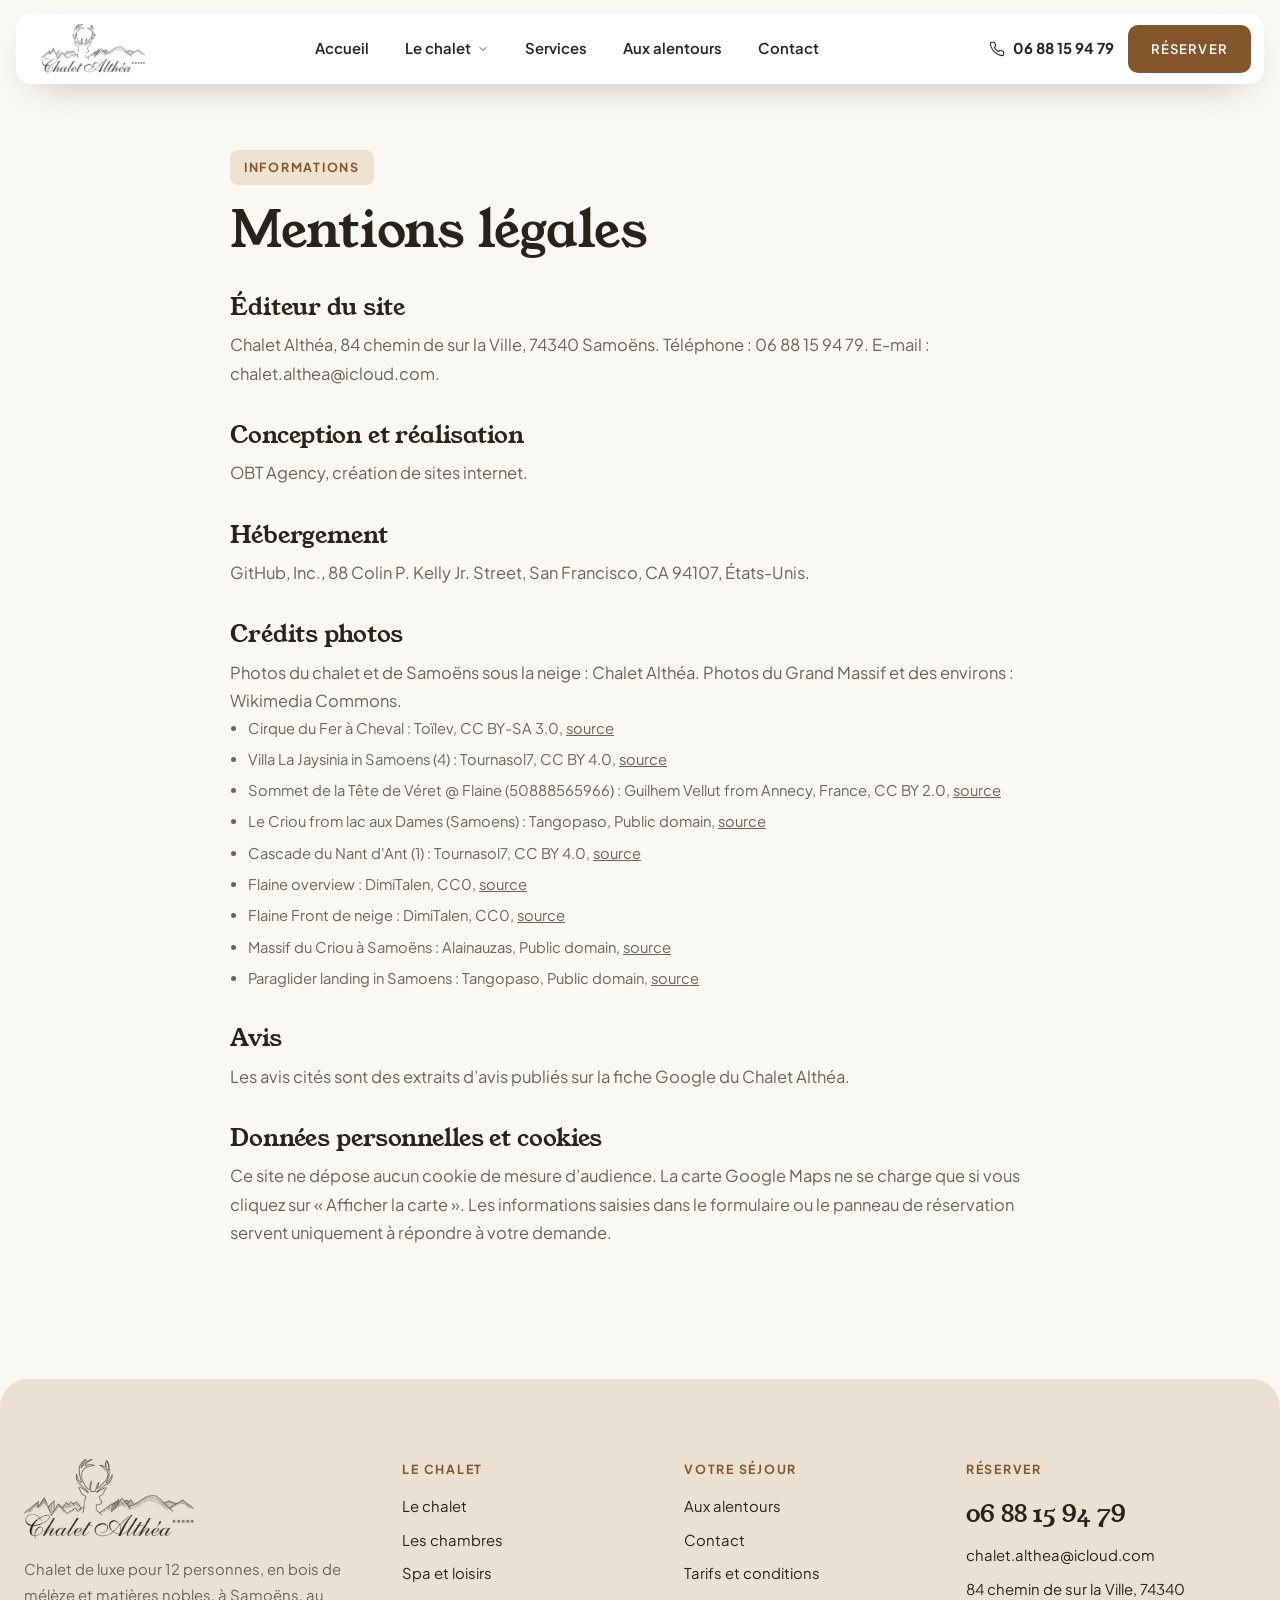
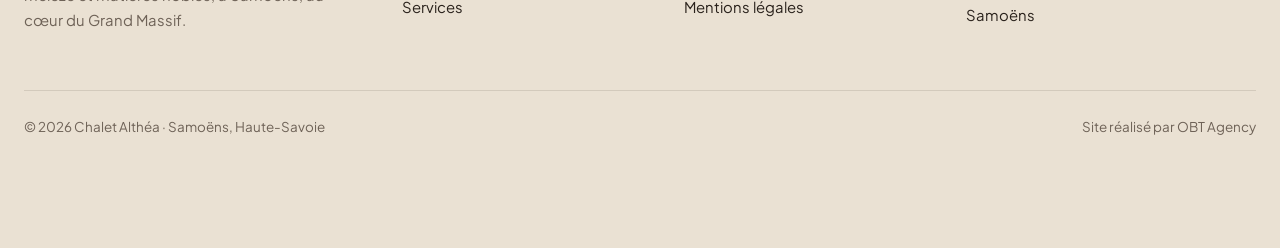
<file: mentions-legales.html>
<!doctype html>
<html lang="fr">
<head>
<meta charset="utf-8">
<meta name="viewport" content="width=device-width, initial-scale=1">
<meta name="robots" content="noindex, nofollow">
<title>Mentions légales · Chalet Althéa</title>
<meta name="description" content="Mentions légales du site du Chalet Althéa à Samoëns.">
<link rel="preconnect" href="https://fonts.googleapis.com">
<link rel="preconnect" href="https://fonts.gstatic.com" crossorigin>
<link href="https://fonts.googleapis.com/css2?family=Plus+Jakarta+Sans:wght@400;500;600;700&family=Young+Serif&display=swap" rel="stylesheet">
<link rel="stylesheet" href="css/style.css">
</head>
<body data-page="mentions">
<header class="entete toujours-plein">
  <div class="barre">
    <a class="logo" href="index.html" aria-label="Chalet Althéa, accueil"><img class="blanc" src="images/logo-blanc.png" alt="Chalet Althéa" width="900" height="425"><img class="sombre" src="images/logo-sombre.png" alt="" width="900" height="425"></a>
    <ul class="menu">
      <li><a href="index.html">Accueil</a></li>
      <li><a class="ouvrir" href="le-chalet.html">Le chalet <svg viewBox="0 0 24 24" fill="none" stroke="currentColor" stroke-width="1.6" stroke-linecap="round" stroke-linejoin="round" aria-hidden="true"><path d="m6 9 6 6 6-6"/></svg></a>
        <div class="sous-menu"><a href="le-chalet.html"><img src="images/chalet/sejour.jpg" alt=""><span>Le chalet<small>Espaces de vie, terrasse, garage</small></span></a><a href="les-chambres.html"><img src="images/chalet/master.jpg" alt=""><span>Les chambres<small>Quatre chambres en suite</small></span></a><a href="spa-et-loisirs.html"><img src="images/chalet/spa.jpg" alt=""><span>Spa et loisirs<small>Spa, sauna, cinéma, jeux</small></span></a></div></li>
      <li><a href="services.html">Services</a></li>
      <li><a href="alentours.html">Aux alentours</a></li>
      <li><a href="contact.html">Contact</a></li>
    </ul>
    <div class="actions">
      <a class="tel-entete" href="tel:+33688159479"><svg viewBox="0 0 24 24" fill="none" stroke="currentColor" stroke-width="1.6" stroke-linecap="round" stroke-linejoin="round" aria-hidden="true"><path d="M22 16.9v3a2 2 0 0 1-2.2 2 19.8 19.8 0 0 1-8.6-3.1 19.5 19.5 0 0 1-6-6A19.8 19.8 0 0 1 2.1 4.2 2 2 0 0 1 4.1 2h3a2 2 0 0 1 2 1.7c.1 1 .4 1.9.7 2.8a2 2 0 0 1-.5 2.1L8 9.9a16 16 0 0 0 6 6l1.3-1.3a2 2 0 0 1 2.1-.4c.9.3 1.8.6 2.8.7a2 2 0 0 1 1.7 2z"/></svg><span>06 88 15 94 79</span></a>
      <a class="btn btn-plein" href="contact.html#reserver" data-obt-reserve>Réserver</a>
      <button class="burger" aria-label="Menu" aria-expanded="false"><span></span></button>
    </div>
  </div>
</header>
<main>
<section class="section haut-page">
  <div class="conteneur texte-legal">
    <span class="surtitre">Informations</span>
    <h1>Mentions légales</h1>
    <h2>Éditeur du site</h2>
    <p>Chalet Althéa, 84 chemin de sur la Ville, 74340 Samoëns. Téléphone : 06 88 15 94 79. E-mail : chalet.althea@icloud.com.</p>
    <h2>Conception et réalisation</h2>
    <p>OBT Agency, création de sites internet.</p>
    <h2>Hébergement</h2>
    <p>GitHub, Inc., 88 Colin P. Kelly Jr. Street, San Francisco, CA 94107, États-Unis.</p>
    <h2 id="credits">Crédits photos</h2>
    <p>Photos du chalet et de Samoëns sous la neige : Chalet Althéa. Photos du Grand Massif et des environs : Wikimedia Commons.</p>
    <ul><li>Cirque du Fer à Cheval : Toïlev, CC BY-SA 3.0, <a href="https://commons.wikimedia.org/wiki/File:Cirque_du_Fer_%C3%A0_Cheval.jpg" target="_blank" rel="noopener">source</a></li><li>Villa La Jaysinia in Samoens (4) : Tournasol7, CC BY 4.0, <a href="https://commons.wikimedia.org/wiki/File:Villa_La_Jaysinia_in_Samoens_(4).jpg" target="_blank" rel="noopener">source</a></li><li>Sommet de la Tête de Véret @ Flaine (50888565966) : Guilhem Vellut from Annecy, France, CC BY 2.0, <a href="https://commons.wikimedia.org/wiki/File:Sommet_de_la_T%C3%AAte_de_V%C3%A9ret_@_Flaine_(50888565966).jpg" target="_blank" rel="noopener">source</a></li><li>Le Criou from lac aux Dames (Samoens) : Tangopaso, Public domain, <a href="https://commons.wikimedia.org/wiki/File:Le_Criou_from_lac_aux_Dames_(Samoens).jpg" target="_blank" rel="noopener">source</a></li><li>Cascade du Nant d'Ant (1) : Tournasol7, CC BY 4.0, <a href="https://commons.wikimedia.org/wiki/File:Cascade_du_Nant_d%27Ant_(1).jpg" target="_blank" rel="noopener">source</a></li><li>Flaine overview : DimiTalen, CC0, <a href="https://commons.wikimedia.org/wiki/File:Flaine_overview.jpg" target="_blank" rel="noopener">source</a></li><li>Flaine Front de neige : DimiTalen, CC0, <a href="https://commons.wikimedia.org/wiki/File:Flaine_Front_de_neige.jpg" target="_blank" rel="noopener">source</a></li><li>Massif du Criou à Samoëns : Alainauzas, Public domain, <a href="https://commons.wikimedia.org/wiki/File:Massif_du_Criou_%C3%A0_Samo%C3%ABns.JPG" target="_blank" rel="noopener">source</a></li><li>Paraglider landing in Samoens : Tangopaso, Public domain, <a href="https://commons.wikimedia.org/wiki/File:Paraglider_landing_in_Samoens.jpg" target="_blank" rel="noopener">source</a></li></ul>
    <h2>Avis</h2>
    <p>Les avis cités sont des extraits d’avis publiés sur la fiche Google du Chalet Althéa.</p>
    <h2>Données personnelles et cookies</h2>
    <p>Ce site ne dépose aucun cookie de mesure d’audience. La carte Google Maps ne se charge que si vous cliquez sur « Afficher la carte ». Les informations saisies dans le formulaire ou le panneau de réservation servent uniquement à répondre à votre demande.</p>
  </div>
</section>
</main>
<footer class="pied">
  <div class="conteneur">
    <div class="grille">
      <div>
        <a class="logo-pied" href="index.html"><img src="images/logo-sombre.png" alt="Chalet Althéa" width="900" height="425"></a>
        <p>Chalet de luxe pour 12 personnes, en bois de mélèze et matières nobles, à Samoëns, au cœur du Grand Massif.</p>
      </div>
      <div><h4>Le chalet</h4><ul><li><a href="le-chalet.html">Le chalet</a></li><li><a href="les-chambres.html">Les chambres</a></li><li><a href="spa-et-loisirs.html">Spa et loisirs</a></li><li><a href="services.html">Services</a></li></ul></div>
      <div><h4>Votre séjour</h4><ul><li><a href="alentours.html">Aux alentours</a></li><li><a href="contact.html">Contact</a></li><li><a href="contact.html#conditions">Tarifs et conditions</a></li><li><a href="mentions-legales.html">Mentions légales</a></li></ul></div>
      <div><h4>Réserver</h4><ul><li><a class="tel-pied" href="tel:+33688159479">06 88 15 94 79</a></li><li><a href="mailto:chalet.althea@icloud.com">chalet.althea@icloud.com</a></li><li>84 chemin de sur la Ville, 74340 Samoëns</li></ul></div>
    </div>
    <div class="bas"><span>© 2026 Chalet Althéa · Samoëns, Haute-Savoie</span><span>Site réalisé par OBT Agency</span></div>
  </div>
</footer>
<nav class="barre-mobile" aria-label="Contact rapide">
  <a class="appeler" href="tel:+33688159479"><svg viewBox="0 0 24 24" fill="none" stroke="currentColor" stroke-width="1.6" stroke-linecap="round" stroke-linejoin="round" aria-hidden="true"><path d="M22 16.9v3a2 2 0 0 1-2.2 2 19.8 19.8 0 0 1-8.6-3.1 19.5 19.5 0 0 1-6-6A19.8 19.8 0 0 1 2.1 4.2 2 2 0 0 1 4.1 2h3a2 2 0 0 1 2 1.7c.1 1 .4 1.9.7 2.8a2 2 0 0 1-.5 2.1L8 9.9a16 16 0 0 0 6 6l1.3-1.3a2 2 0 0 1 2.1-.4c.9.3 1.8.6 2.8.7a2 2 0 0 1 1.7 2z"/></svg> Appeler</a>
  <a href="contact.html#reserver" data-obt-reserve><svg viewBox="0 0 24 24" fill="none" stroke="currentColor" stroke-width="1.6" stroke-linecap="round" stroke-linejoin="round" aria-hidden="true"><rect x="3" y="5" width="18" height="16" rx="2"/><path d="M3 10h18M8 3v4M16 3v4M8 14h2M14 14h2M8 17h2"/></svg> Réserver</a>
</nav>
<script src="js/site.js"></script>
<div data-obt-booking data-obt-key="demo-chalet-althea" data-obt-api="https://demo-althea.obt.invalid" data-obt-form-key="demo" data-obt-form-endpoint="https://demo-althea.obt.invalid/envoi" data-obt-subject="Demande de réservation au Chalet Althéa"></div>
<script src="js/obt-demo.js"></script>
<script src="https://obt-gestion.com/blocks/obt-booking.js" defer></script>
</body>
</html>
</file>
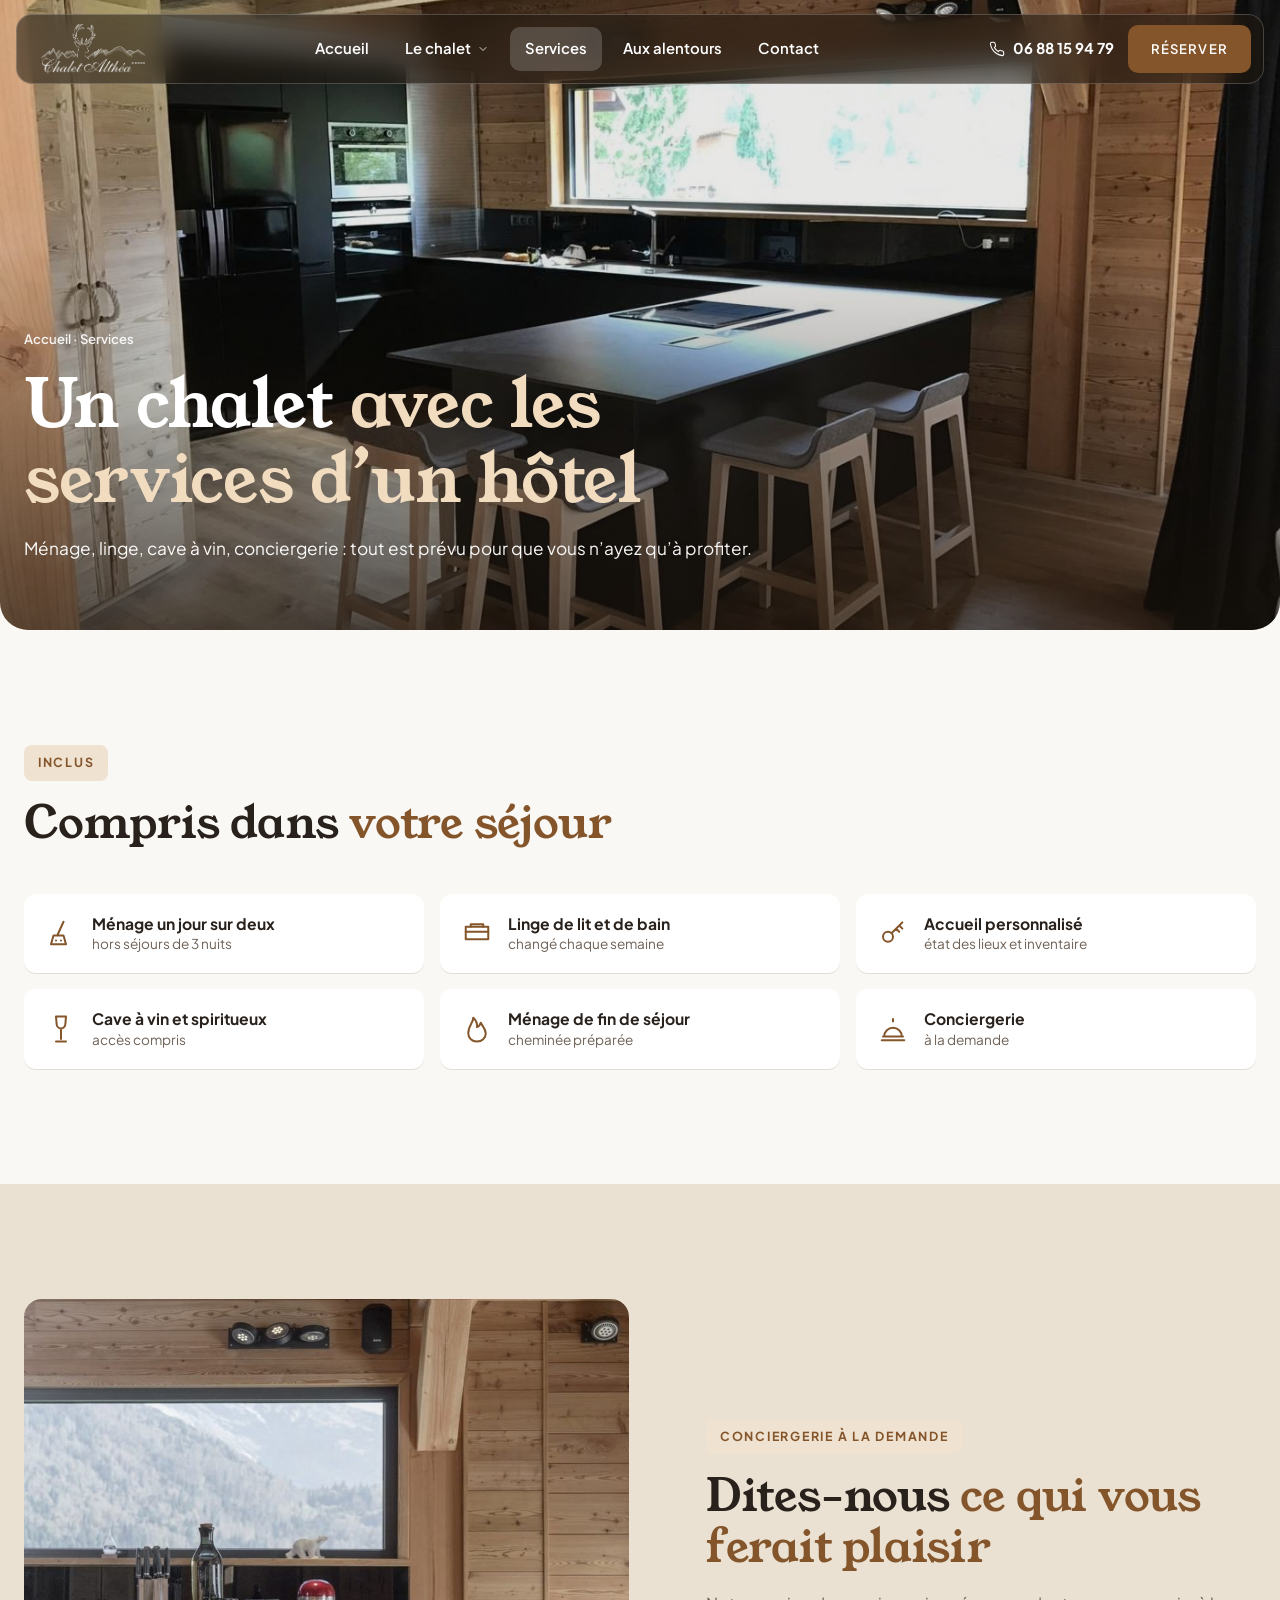
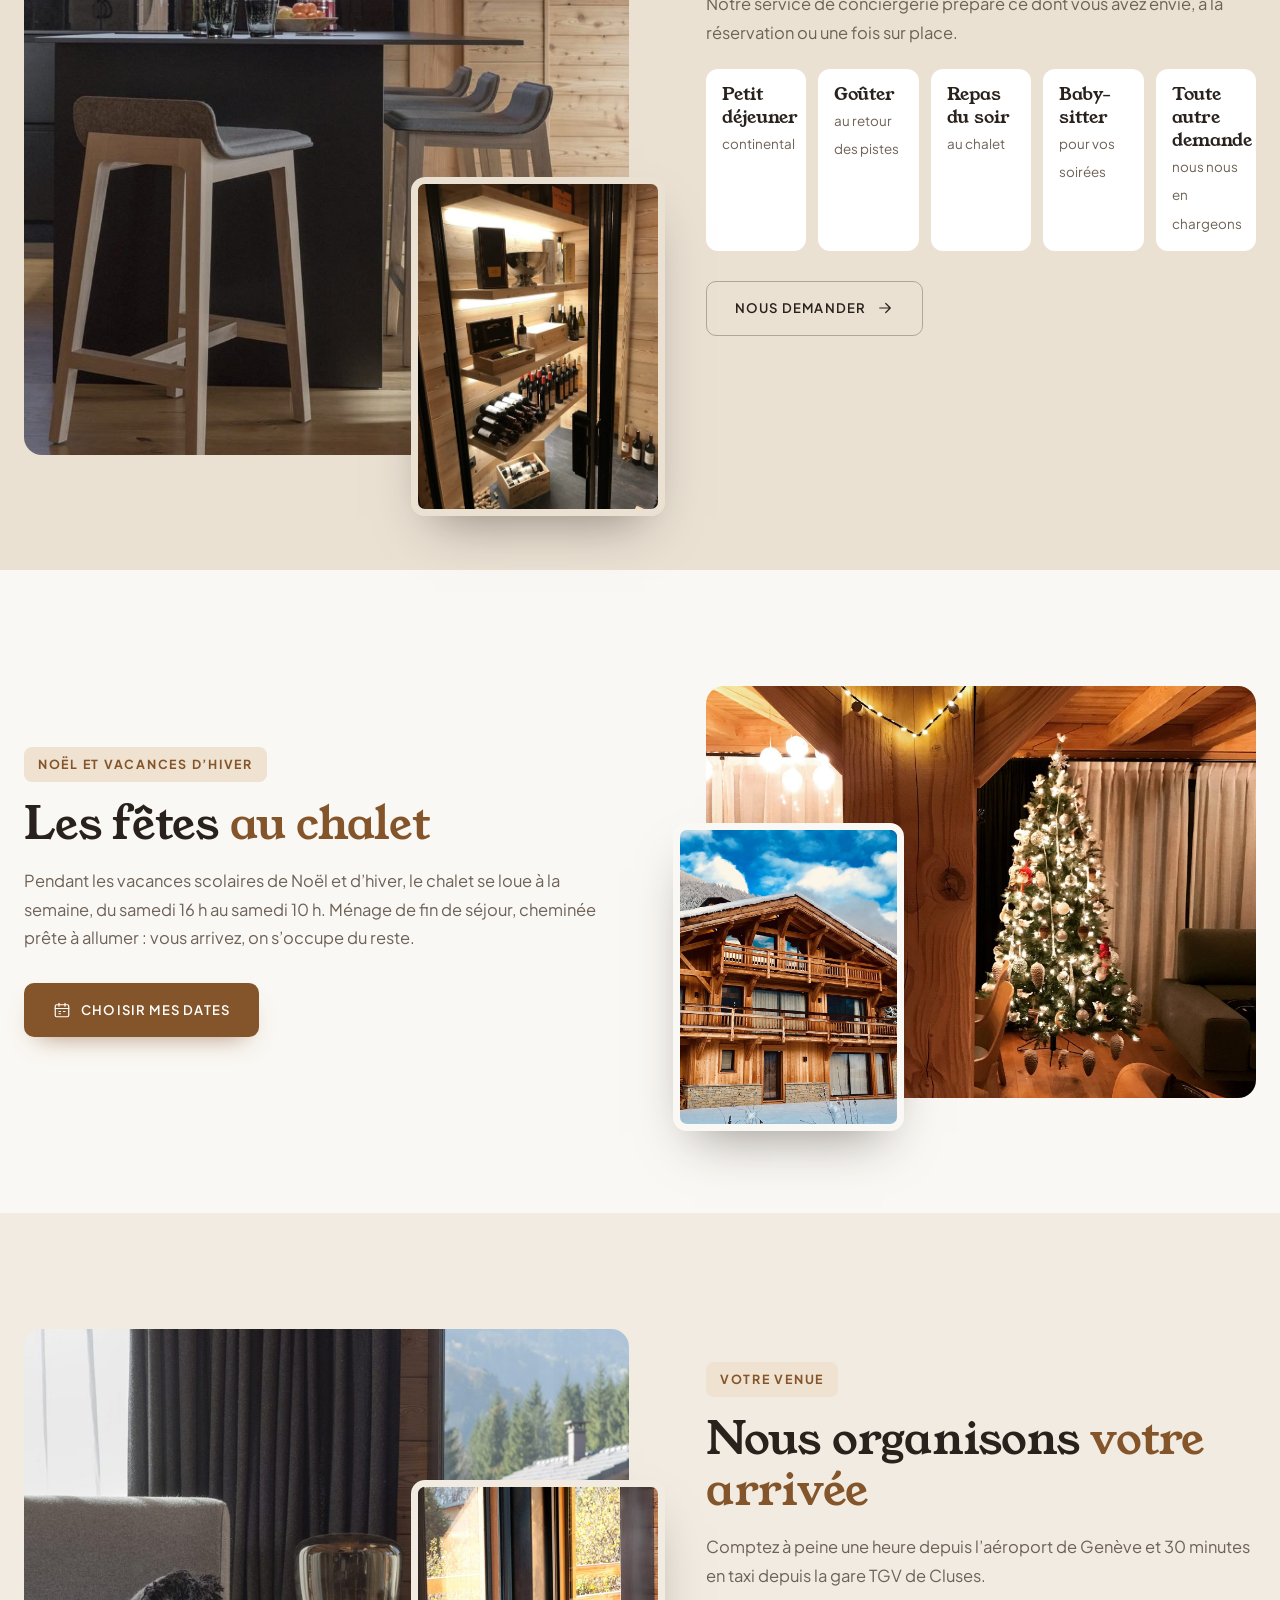
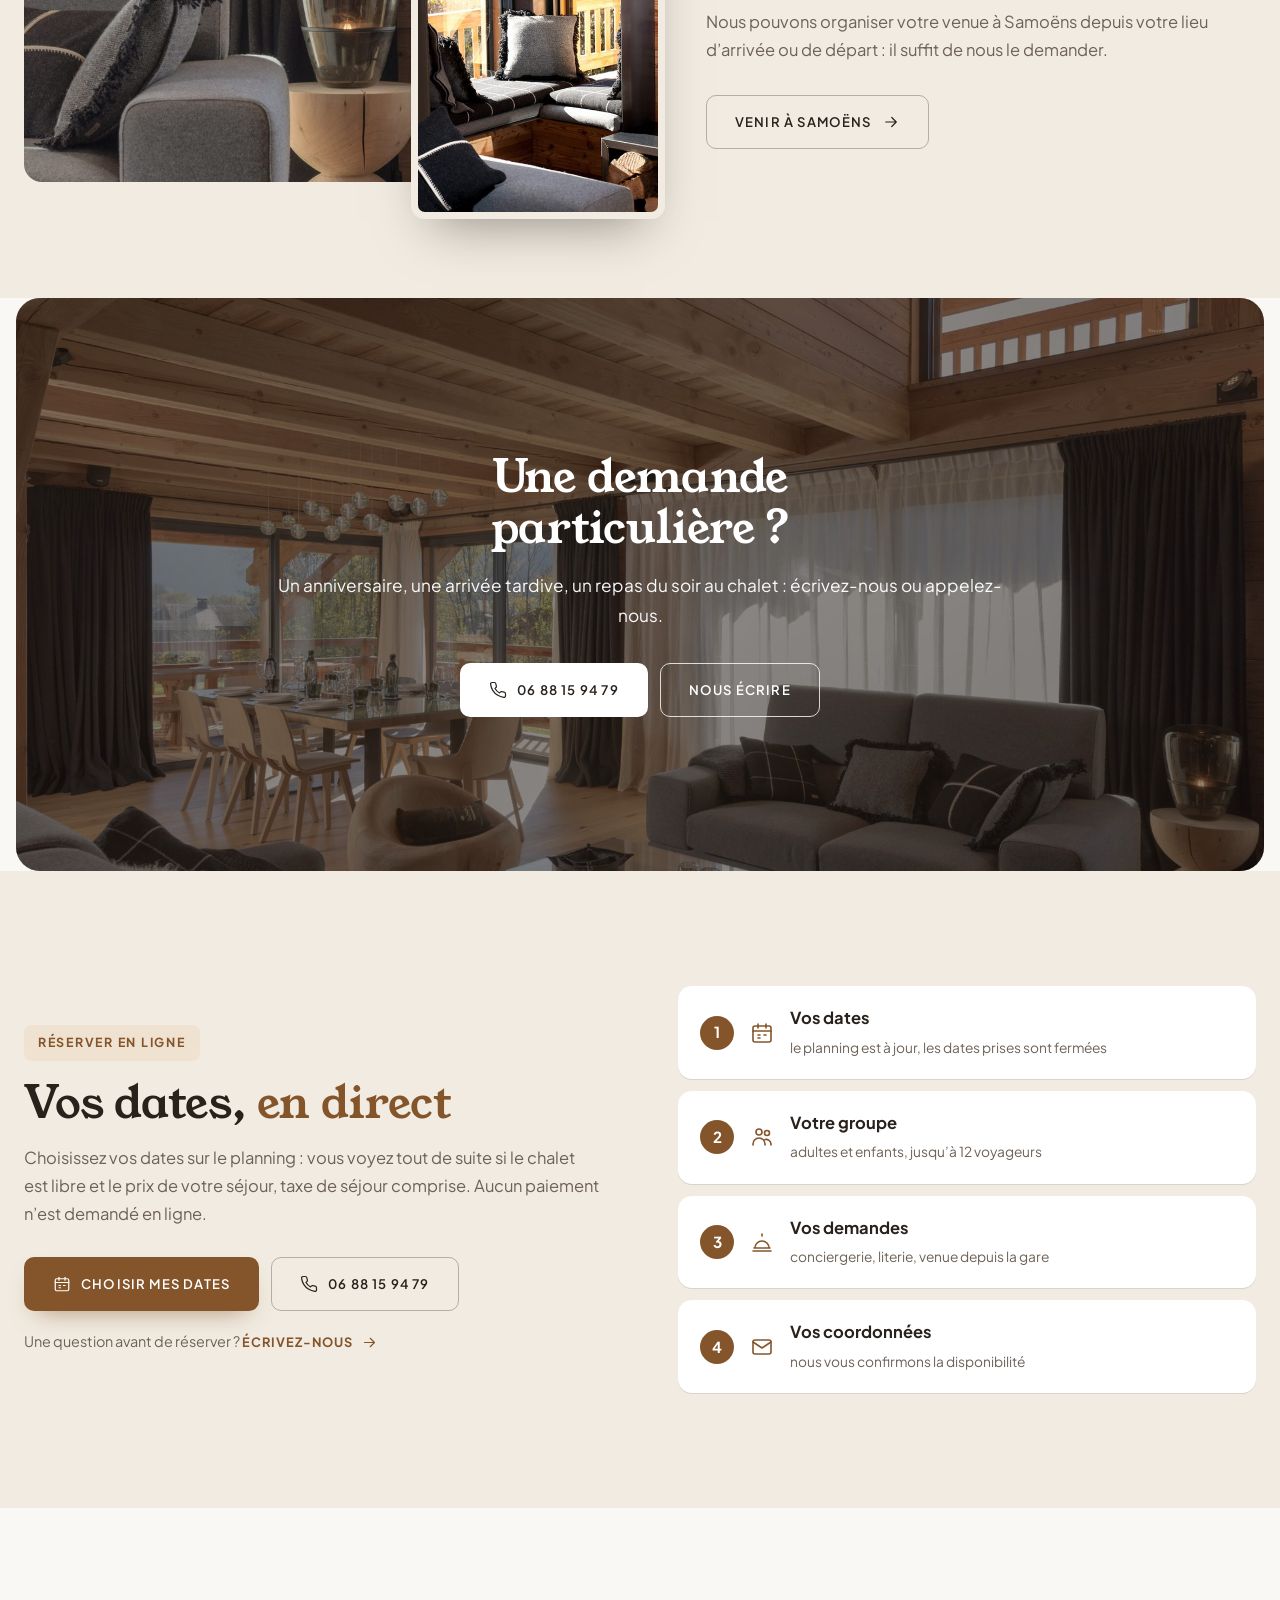
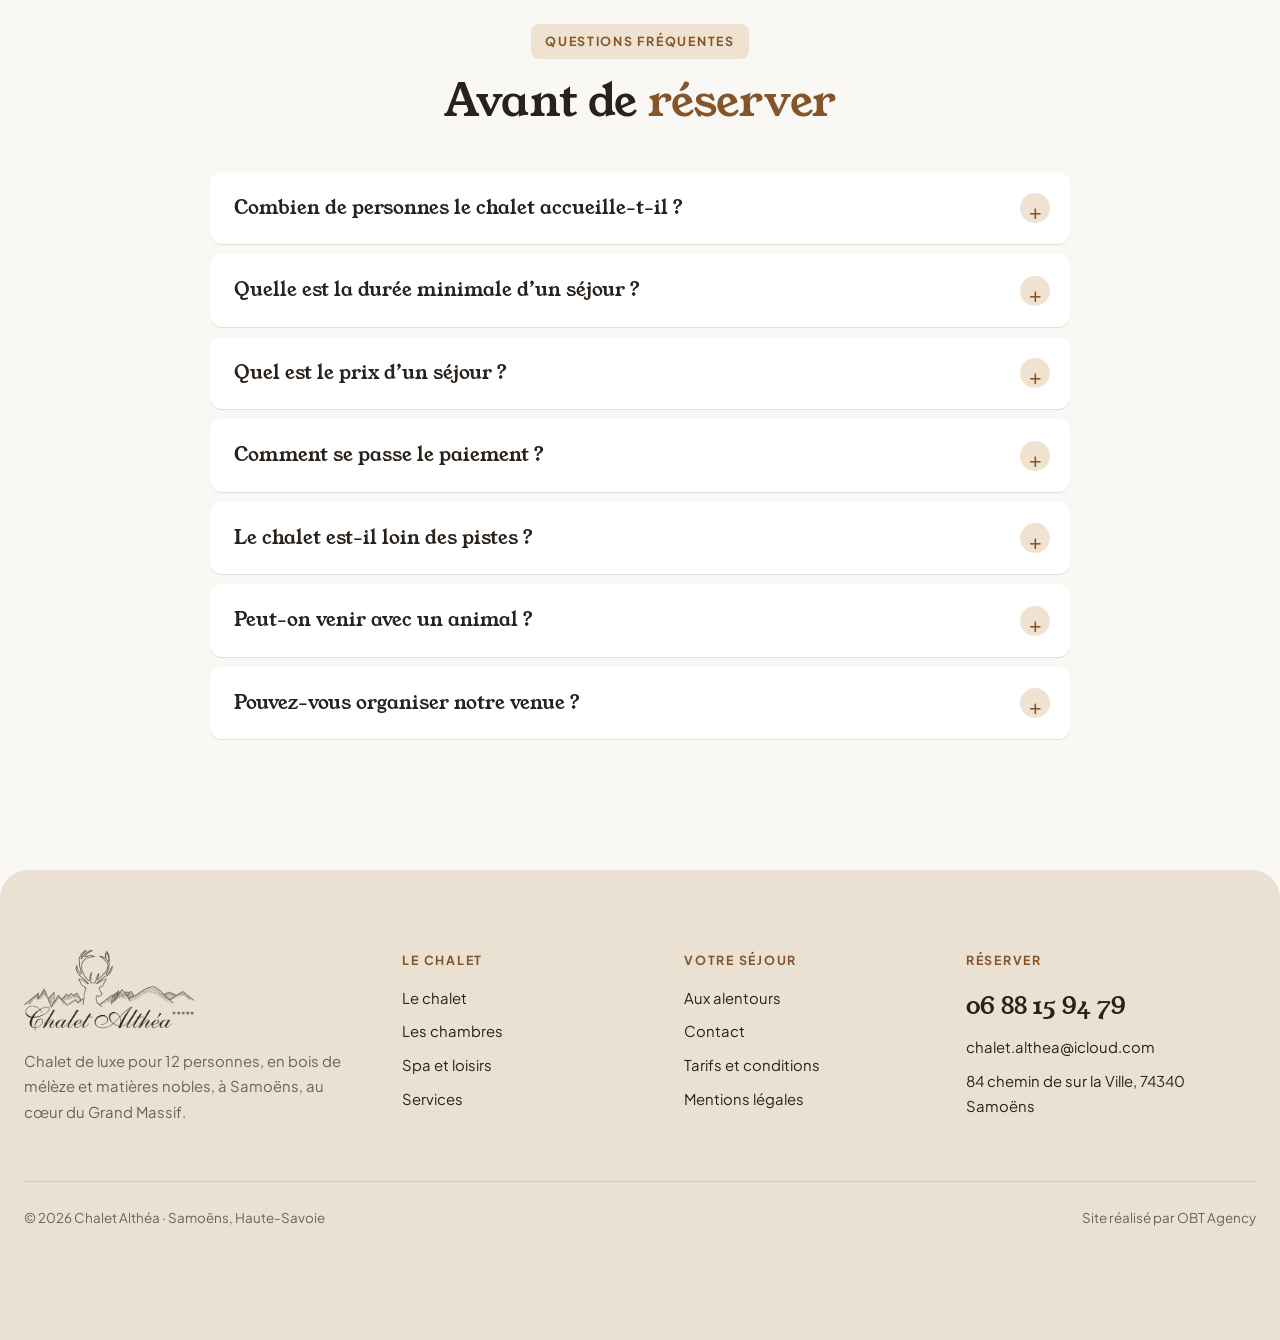
<file: services.html>
<!doctype html>
<html lang="fr">
<head>
<meta charset="utf-8">
<meta name="viewport" content="width=device-width, initial-scale=1">
<meta name="robots" content="noindex, nofollow">
<title>Services et conciergerie · Chalet Althéa, Samoëns</title>
<meta name="description" content="Les services du Chalet Althéa : ménage, linge, cave à vin, accueil personnalisé, conciergerie à la demande (petit déjeuner, goûter, repas du soir, baby-sitter).">
<link rel="preconnect" href="https://fonts.googleapis.com">
<link rel="preconnect" href="https://fonts.gstatic.com" crossorigin>
<link href="https://fonts.googleapis.com/css2?family=Plus+Jakarta+Sans:wght@400;500;600;700&family=Young+Serif&display=swap" rel="stylesheet">
<link rel="stylesheet" href="css/style.css">
</head>
<body data-page="services">
<header class="entete">
  <div class="barre">
    <a class="logo" href="index.html" aria-label="Chalet Althéa, accueil"><img class="blanc" src="images/logo-blanc.png" alt="Chalet Althéa" width="900" height="425"><img class="sombre" src="images/logo-sombre.png" alt="" width="900" height="425"></a>
    <ul class="menu">
      <li><a href="index.html">Accueil</a></li>
      <li><a class="ouvrir" href="le-chalet.html">Le chalet <svg viewBox="0 0 24 24" fill="none" stroke="currentColor" stroke-width="1.6" stroke-linecap="round" stroke-linejoin="round" aria-hidden="true"><path d="m6 9 6 6 6-6"/></svg></a>
        <div class="sous-menu"><a href="le-chalet.html"><img src="images/chalet/sejour.jpg" alt=""><span>Le chalet<small>Espaces de vie, terrasse, garage</small></span></a><a href="les-chambres.html"><img src="images/chalet/master.jpg" alt=""><span>Les chambres<small>Quatre chambres en suite</small></span></a><a href="spa-et-loisirs.html"><img src="images/chalet/spa.jpg" alt=""><span>Spa et loisirs<small>Spa, sauna, cinéma, jeux</small></span></a></div></li>
      <li><a href="services.html" class="actif">Services</a></li>
      <li><a href="alentours.html">Aux alentours</a></li>
      <li><a href="contact.html">Contact</a></li>
    </ul>
    <div class="actions">
      <a class="tel-entete" href="tel:+33688159479"><svg viewBox="0 0 24 24" fill="none" stroke="currentColor" stroke-width="1.6" stroke-linecap="round" stroke-linejoin="round" aria-hidden="true"><path d="M22 16.9v3a2 2 0 0 1-2.2 2 19.8 19.8 0 0 1-8.6-3.1 19.5 19.5 0 0 1-6-6A19.8 19.8 0 0 1 2.1 4.2 2 2 0 0 1 4.1 2h3a2 2 0 0 1 2 1.7c.1 1 .4 1.9.7 2.8a2 2 0 0 1-.5 2.1L8 9.9a16 16 0 0 0 6 6l1.3-1.3a2 2 0 0 1 2.1-.4c.9.3 1.8.6 2.8.7a2 2 0 0 1 1.7 2z"/></svg><span>06 88 15 94 79</span></a>
      <a class="btn btn-plein" href="contact.html#reserver" data-obt-reserve>Réserver</a>
      <button class="burger" aria-label="Menu" aria-expanded="false"><span></span></button>
    </div>
  </div>
</header>
<main>
<section class="bandeau">
  <img src="images/chalet/cuisine.jpg" alt="La cuisine du chalet">
  <div class="conteneur">
    <p class="fil"><a href="index.html">Accueil</a> · Services</p>
    <h1>Un chalet <em>avec les services d’un hôtel</em></h1>
    <p>Ménage, linge, cave à vin, conciergerie : tout est prévu pour que vous n’ayez qu’à profiter.</p>
  </div>
</section>
<section class="section">
  <div class="conteneur">
    <div class="entete-section"><div><span class="surtitre">Inclus</span><h2>Compris dans <em class="it">votre séjour</em></h2></div></div>
    <div class="compris"><div class="bloc" data-reveal><svg viewBox="0 0 24 24" fill="none" stroke="currentColor" stroke-width="1.6" stroke-linecap="round" stroke-linejoin="round" aria-hidden="true"><path d="M14 3 9 14M6 14h8l2 7H4z"/><path d="M8 18h.01M12 18h.01"/></svg><div><strong>Ménage un jour sur deux</strong><small>hors séjours de 3 nuits</small></div></div><div class="bloc" data-reveal><svg viewBox="0 0 24 24" fill="none" stroke="currentColor" stroke-width="1.6" stroke-linecap="round" stroke-linejoin="round" aria-hidden="true"><path d="M3 7h18v10H3z"/><path d="M3 11h18M7 7V5h10v2"/></svg><div><strong>Linge de lit et de bain</strong><small>changé chaque semaine</small></div></div><div class="bloc" data-reveal><svg viewBox="0 0 24 24" fill="none" stroke="currentColor" stroke-width="1.6" stroke-linecap="round" stroke-linejoin="round" aria-hidden="true"><circle cx="8" cy="15" r="4"/><path d="m10.8 12.2 8.7-8.7M17 6l2.5 2.5M14.5 8.5 17 11"/></svg><div><strong>Accueil personnalisé</strong><small>état des lieux et inventaire</small></div></div><div class="bloc" data-reveal><svg viewBox="0 0 24 24" fill="none" stroke="currentColor" stroke-width="1.6" stroke-linecap="round" stroke-linejoin="round" aria-hidden="true"><path d="M8 2h8l-.5 6a3.5 3.5 0 0 1-7 0zM12 11.5V20M8 22h8"/></svg><div><strong>Cave à vin et spiritueux</strong><small>accès compris</small></div></div><div class="bloc" data-reveal><svg viewBox="0 0 24 24" fill="none" stroke="currentColor" stroke-width="1.6" stroke-linecap="round" stroke-linejoin="round" aria-hidden="true"><path d="M12 22c4 0 7-2.7 7-6.5 0-3.6-2.6-5.6-4-8.5-.6 2-1.6 3-3 3.5.3-2.8-.7-5.5-3-7.5.2 3.6-4 6.4-4 12.5C5 19.3 8 22 12 22z"/></svg><div><strong>Ménage de fin de séjour</strong><small>cheminée préparée</small></div></div><div class="bloc" data-reveal><svg viewBox="0 0 24 24" fill="none" stroke="currentColor" stroke-width="1.6" stroke-linecap="round" stroke-linejoin="round" aria-hidden="true"><path d="M4 18h16M12 4v2M5 18a7 7 0 0 1 14 0M3 21h18"/></svg><div><strong>Conciergerie</strong><small>à la demande</small></div></div></div>
  </div>
</section>
<section class="section sable">
  <div class="conteneur duo">
    <div class="photo-cadre" data-reveal><img src="images/chalet/cuisine-bar.jpg" alt="Le bar de la cuisine" loading="lazy" decoding="async"><img class="vignette" src="images/chalet/cave.jpg" alt="La cave à vin" loading="lazy" decoding="async"></div>
    <div class="duo-texte" data-reveal>
      <span class="surtitre">Conciergerie à la demande</span>
      <h2>Dites-nous <em class="it">ce qui vous ferait plaisir</em></h2>
      <p>Notre service de conciergerie prépare ce dont vous avez envie, à la réservation ou une fois sur place.</p>
      <div class="demande"><div><strong>Petit déjeuner</strong><small>continental</small></div><div><strong>Goûter</strong><small>au retour des pistes</small></div><div><strong>Repas du soir</strong><small>au chalet</small></div><div><strong>Baby-sitter</strong><small>pour vos soirées</small></div><div><strong>Toute autre demande</strong><small>nous nous en chargeons</small></div></div>
      <div class="boutons"><a class="btn btn-contour" href="contact.html">Nous demander <svg viewBox="0 0 24 24" fill="none" stroke="currentColor" stroke-width="1.6" stroke-linecap="round" stroke-linejoin="round" aria-hidden="true"><path d="M5 12h14M13 6l6 6-6 6"/></svg></a></div>
    </div>
  </div>
</section>
<section class="section">
  <div class="conteneur duo inverse">
    <div class="photo-cadre paysage" data-reveal><img src="images/chalet/noel.jpg" alt="La table de Noël au chalet" loading="lazy" decoding="async"><img class="vignette" src="images/chalet/facade-neige.jpg" alt="Le chalet sous la neige" loading="lazy" decoding="async"></div>
    <div class="duo-texte" data-reveal>
      <span class="surtitre">Noël et vacances d’hiver</span>
      <h2>Les fêtes <em class="it">au chalet</em></h2>
      <p>Pendant les vacances scolaires de Noël et d’hiver, le chalet se loue à la semaine, du samedi 16 h au samedi 10 h. Ménage de fin de séjour, cheminée prête à allumer : vous arrivez, on s’occupe du reste.</p>
      <div class="boutons"><a class="btn btn-plein" href="contact.html#reserver" data-obt-reserve><svg viewBox="0 0 24 24" fill="none" stroke="currentColor" stroke-width="1.6" stroke-linecap="round" stroke-linejoin="round" aria-hidden="true"><rect x="3" y="5" width="18" height="16" rx="2"/><path d="M3 10h18M8 3v4M16 3v4M8 14h2M14 14h2M8 17h2"/></svg> Choisir mes dates</a></div>
    </div>
  </div>
</section>
<section class="section givre">
  <div class="conteneur duo">
    <div class="photo-cadre paysage" data-reveal><img src="images/chalet/salon-fenetre.jpg" alt="Le salon côté montagne" loading="lazy" decoding="async"><img class="vignette" src="images/chalet/banquette.jpg" alt="La banquette sous la fenêtre" loading="lazy" decoding="async"></div>
    <div class="duo-texte" data-reveal>
      <span class="surtitre">Votre venue</span>
      <h2>Nous organisons <em class="it">votre arrivée</em></h2>
      <p>Comptez à peine une heure depuis l’aéroport de Genève et 30 minutes en taxi depuis la gare TGV de Cluses.</p>
      <p>Nous pouvons organiser votre venue à Samoëns depuis votre lieu d’arrivée ou de départ : il suffit de nous le demander.</p>
      <div class="boutons"><a class="btn btn-contour" href="alentours.html#acces">Venir à Samoëns <svg viewBox="0 0 24 24" fill="none" stroke="currentColor" stroke-width="1.6" stroke-linecap="round" stroke-linejoin="round" aria-hidden="true"><path d="M5 12h14M13 6l6 6-6 6"/></svg></a></div>
    </div>
  </div>
</section>
<section class="appel">
  <img src="images/chalet/sejour.jpg" alt="" loading="lazy" decoding="async">
  <div class="conteneur">
    <h2>Une demande particulière ?</h2>
    <p>Un anniversaire, une arrivée tardive, un repas du soir au chalet : écrivez-nous ou appelez-nous.</p>
    <div class="boutons"><a class="btn btn-blanc" href="tel:+33688159479"><svg viewBox="0 0 24 24" fill="none" stroke="currentColor" stroke-width="1.6" stroke-linecap="round" stroke-linejoin="round" aria-hidden="true"><path d="M22 16.9v3a2 2 0 0 1-2.2 2 19.8 19.8 0 0 1-8.6-3.1 19.5 19.5 0 0 1-6-6A19.8 19.8 0 0 1 2.1 4.2 2 2 0 0 1 4.1 2h3a2 2 0 0 1 2 1.7c.1 1 .4 1.9.7 2.8a2 2 0 0 1-.5 2.1L8 9.9a16 16 0 0 0 6 6l1.3-1.3a2 2 0 0 1 2.1-.4c.9.3 1.8.6 2.8.7a2 2 0 0 1 1.7 2z"/></svg> 06 88 15 94 79</a><a class="btn btn-contour-blanc" href="contact.html">Nous écrire</a></div>
  </div>
</section>
<section class="section givre" id="reservation">
  <div class="conteneur bloc-resa">
    <div data-reveal>
      <span class="surtitre">Réserver en ligne</span>
      <h2>Vos dates, <em class="it">en direct</em></h2>
      <p class="intro-contact">Choisissez vos dates sur le planning : vous voyez tout de suite si le chalet est libre et le prix de votre séjour, taxe de séjour comprise. Aucun paiement n’est demandé en ligne.</p>
      <div class="boutons"><a class="btn btn-plein" href="contact.html#reserver" data-obt-reserve><svg viewBox="0 0 24 24" fill="none" stroke="currentColor" stroke-width="1.6" stroke-linecap="round" stroke-linejoin="round" aria-hidden="true"><rect x="3" y="5" width="18" height="16" rx="2"/><path d="M3 10h18M8 3v4M16 3v4M8 14h2M14 14h2M8 17h2"/></svg> Choisir mes dates</a><a class="btn btn-contour" href="tel:+33688159479"><svg viewBox="0 0 24 24" fill="none" stroke="currentColor" stroke-width="1.6" stroke-linecap="round" stroke-linejoin="round" aria-hidden="true"><path d="M22 16.9v3a2 2 0 0 1-2.2 2 19.8 19.8 0 0 1-8.6-3.1 19.5 19.5 0 0 1-6-6A19.8 19.8 0 0 1 2.1 4.2 2 2 0 0 1 4.1 2h3a2 2 0 0 1 2 1.7c.1 1 .4 1.9.7 2.8a2 2 0 0 1-.5 2.1L8 9.9a16 16 0 0 0 6 6l1.3-1.3a2 2 0 0 1 2.1-.4c.9.3 1.8.6 2.8.7a2 2 0 0 1 1.7 2z"/></svg> 06 88 15 94 79</a></div>
      <p class="petit">Une question avant de réserver ? <a class="lien-fleche" href="contact.html">Écrivez-nous <svg viewBox="0 0 24 24" fill="none" stroke="currentColor" stroke-width="1.6" stroke-linecap="round" stroke-linejoin="round" aria-hidden="true"><path d="M5 12h14M13 6l6 6-6 6"/></svg></a></p>
    </div>
    <ol class="etapes-resa" data-reveal><li><span class="num">1</span><svg viewBox="0 0 24 24" fill="none" stroke="currentColor" stroke-width="1.6" stroke-linecap="round" stroke-linejoin="round" aria-hidden="true"><rect x="3" y="5" width="18" height="16" rx="2"/><path d="M3 10h18M8 3v4M16 3v4M8 14h2M14 14h2M8 17h2"/></svg><div><strong>Vos dates</strong><small>le planning est à jour, les dates prises sont fermées</small></div></li><li><span class="num">2</span><svg viewBox="0 0 24 24" fill="none" stroke="currentColor" stroke-width="1.6" stroke-linecap="round" stroke-linejoin="round" aria-hidden="true"><circle cx="9" cy="7" r="3"/><circle cx="17" cy="8" r="2.5"/><path d="M3 20v-1a6 6 0 0 1 12 0v1M15 14.5a5 5 0 0 1 6 4.5v1"/></svg><div><strong>Votre groupe</strong><small>adultes et enfants, jusqu’à 12 voyageurs</small></div></li><li><span class="num">3</span><svg viewBox="0 0 24 24" fill="none" stroke="currentColor" stroke-width="1.6" stroke-linecap="round" stroke-linejoin="round" aria-hidden="true"><path d="M4 18h16M12 4v2M5 18a7 7 0 0 1 14 0M3 21h18"/></svg><div><strong>Vos demandes</strong><small>conciergerie, literie, venue depuis la gare</small></div></li><li><span class="num">4</span><svg viewBox="0 0 24 24" fill="none" stroke="currentColor" stroke-width="1.6" stroke-linecap="round" stroke-linejoin="round" aria-hidden="true"><rect x="3" y="5" width="18" height="14" rx="2"/><path d="m3 7 9 6 9-6"/></svg><div><strong>Vos coordonnées</strong><small>nous vous confirmons la disponibilité</small></div></li></ol>
  </div>
</section>
<section class="section">
  <div class="conteneur">
    <div class="entete-section centre"><div><span class="surtitre">Questions fréquentes</span><h2>Avant de <em class="it">réserver</em></h2></div></div>
    <div class="faq"><details><summary>Combien de personnes le chalet accueille-t-il ?</summary><p>Jusqu’à 12 voyageurs, dans quatre chambres qui ont chacune leur salle de bain : Le Refuge (jusqu’à 6), la Master (2), Criou (2) et Cascade (2). Lits bébé et chaise bébé sont disponibles.</p></details><details><summary>Quelle est la durée minimale d’un séjour ?</summary><p>Trois nuits. Pendant les vacances scolaires de Noël et d’hiver, le chalet se loue à la semaine, du samedi 16 h au samedi 10 h.</p></details><details><summary>Quel est le prix d’un séjour ?</summary><p>À partir de 850 € la nuit, taxe de séjour en sus (3,50 € par adulte et par nuit). Le bouton « Réserver » affiche le prix exact de vos dates.</p></details><details><summary>Comment se passe le paiement ?</summary><p>40 % à la réservation, 30 % un mois avant l’arrivée et le solde 8 jours avant l’arrivée, par virement. Aucun paiement n’est demandé en ligne. Une caution de 4 000 € est versée avant l’arrivée, par virement, puis restituée dans les 15 jours qui suivent le séjour.</p></details><details><summary>Le chalet est-il loin des pistes ?</summary><p>Il est à 700 m du centre du village et à 1,2 km de la télécabine du Grand Massif Express. L’arrêt du Ski-Bus est à 50 m du chalet, au pont de Clévieux.</p></details><details><summary>Peut-on venir avec un animal ?</summary><p>Non, les animaux ne sont pas admis au chalet.</p></details><details><summary>Pouvez-vous organiser notre venue ?</summary><p>Oui. Nous pouvons organiser votre venue à Samoëns depuis votre lieu d’arrivée ou de départ, gare ou aéroport : il suffit de nous le demander.</p></details></div>
  </div>
</section>
</main>
<footer class="pied">
  <div class="conteneur">
    <div class="grille">
      <div>
        <a class="logo-pied" href="index.html"><img src="images/logo-sombre.png" alt="Chalet Althéa" width="900" height="425"></a>
        <p>Chalet de luxe pour 12 personnes, en bois de mélèze et matières nobles, à Samoëns, au cœur du Grand Massif.</p>
      </div>
      <div><h4>Le chalet</h4><ul><li><a href="le-chalet.html">Le chalet</a></li><li><a href="les-chambres.html">Les chambres</a></li><li><a href="spa-et-loisirs.html">Spa et loisirs</a></li><li><a href="services.html">Services</a></li></ul></div>
      <div><h4>Votre séjour</h4><ul><li><a href="alentours.html">Aux alentours</a></li><li><a href="contact.html">Contact</a></li><li><a href="contact.html#conditions">Tarifs et conditions</a></li><li><a href="mentions-legales.html">Mentions légales</a></li></ul></div>
      <div><h4>Réserver</h4><ul><li><a class="tel-pied" href="tel:+33688159479">06 88 15 94 79</a></li><li><a href="mailto:chalet.althea@icloud.com">chalet.althea@icloud.com</a></li><li>84 chemin de sur la Ville, 74340 Samoëns</li></ul></div>
    </div>
    <div class="bas"><span>© 2026 Chalet Althéa · Samoëns, Haute-Savoie</span><span>Site réalisé par OBT Agency</span></div>
  </div>
</footer>
<nav class="barre-mobile" aria-label="Contact rapide">
  <a class="appeler" href="tel:+33688159479"><svg viewBox="0 0 24 24" fill="none" stroke="currentColor" stroke-width="1.6" stroke-linecap="round" stroke-linejoin="round" aria-hidden="true"><path d="M22 16.9v3a2 2 0 0 1-2.2 2 19.8 19.8 0 0 1-8.6-3.1 19.5 19.5 0 0 1-6-6A19.8 19.8 0 0 1 2.1 4.2 2 2 0 0 1 4.1 2h3a2 2 0 0 1 2 1.7c.1 1 .4 1.9.7 2.8a2 2 0 0 1-.5 2.1L8 9.9a16 16 0 0 0 6 6l1.3-1.3a2 2 0 0 1 2.1-.4c.9.3 1.8.6 2.8.7a2 2 0 0 1 1.7 2z"/></svg> Appeler</a>
  <a href="contact.html#reserver" data-obt-reserve><svg viewBox="0 0 24 24" fill="none" stroke="currentColor" stroke-width="1.6" stroke-linecap="round" stroke-linejoin="round" aria-hidden="true"><rect x="3" y="5" width="18" height="16" rx="2"/><path d="M3 10h18M8 3v4M16 3v4M8 14h2M14 14h2M8 17h2"/></svg> Réserver</a>
</nav>
<script src="js/site.js"></script>
<div data-obt-booking data-obt-key="demo-chalet-althea" data-obt-api="https://demo-althea.obt.invalid" data-obt-form-key="demo" data-obt-form-endpoint="https://demo-althea.obt.invalid/envoi" data-obt-subject="Demande de réservation au Chalet Althéa"></div>
<script src="js/obt-demo.js"></script>
<script src="https://obt-gestion.com/blocks/obt-booking.js" defer></script>
</body>
</html>
</file>
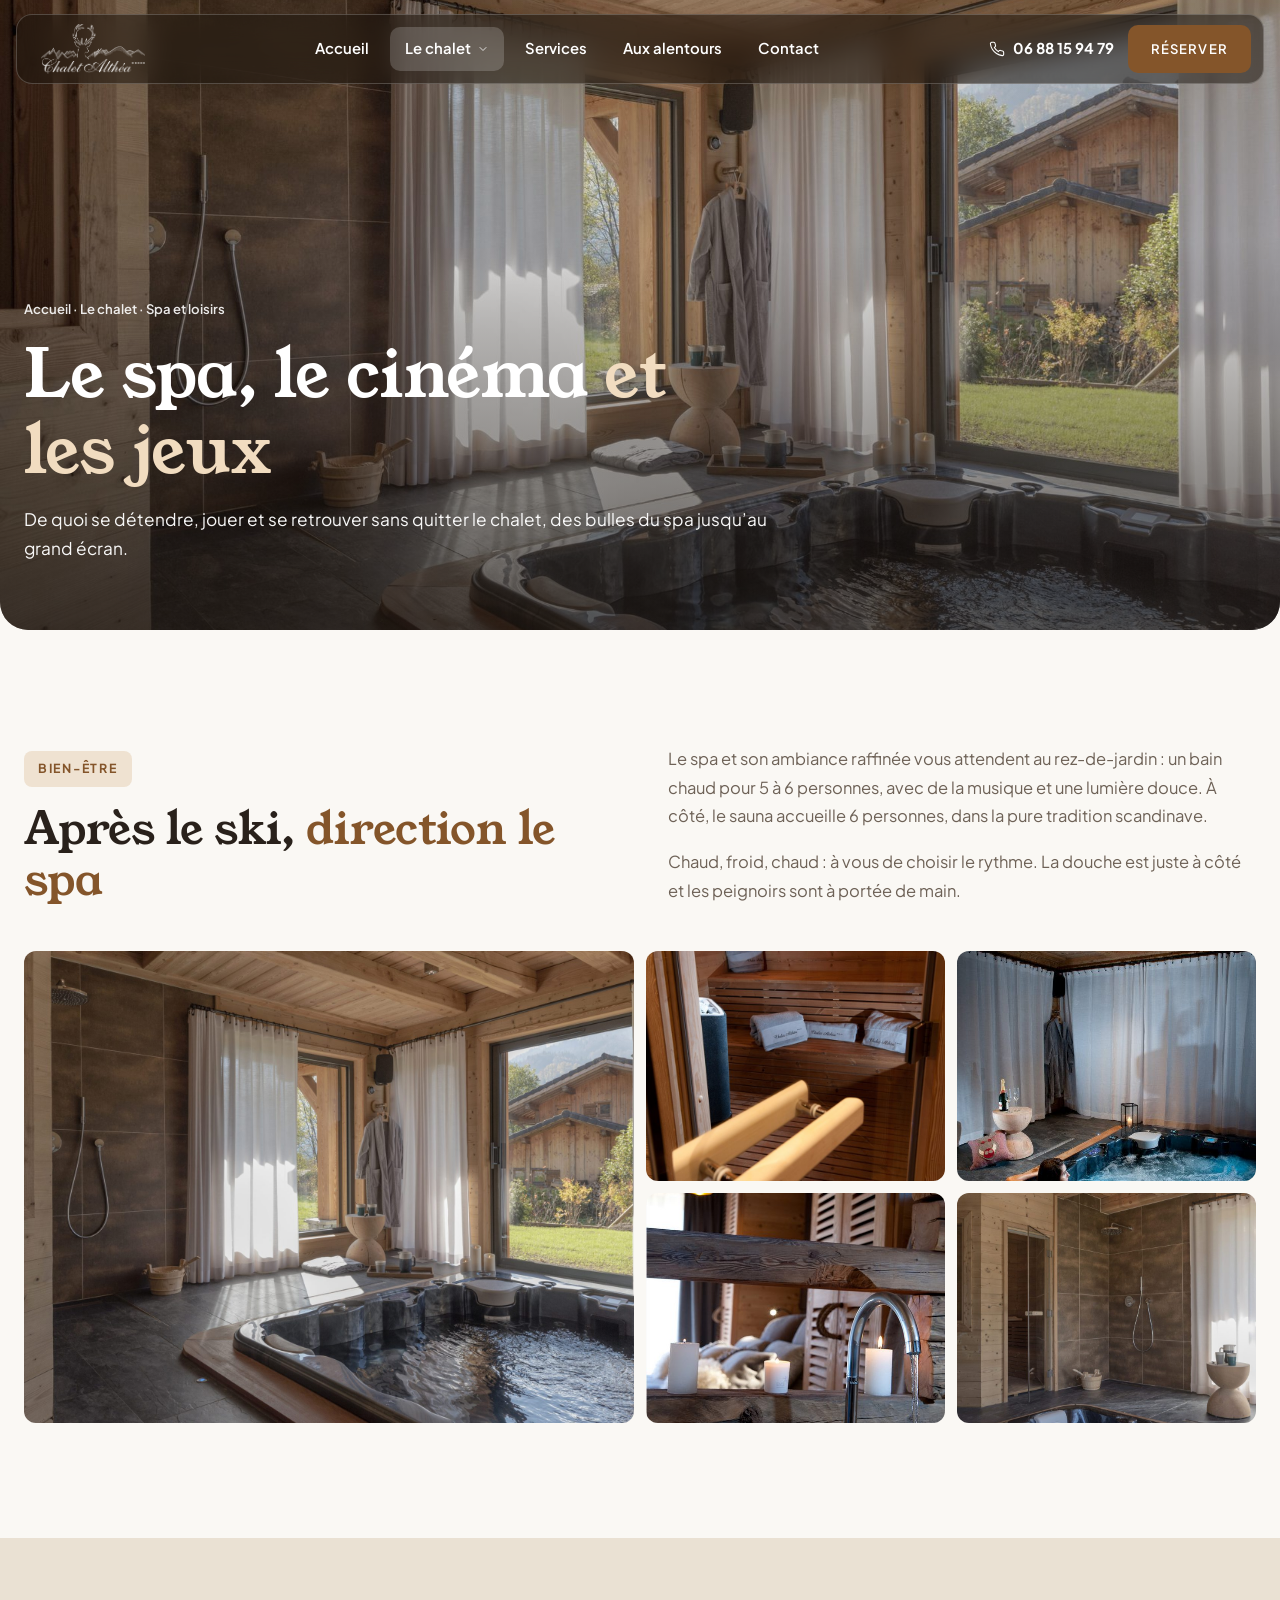
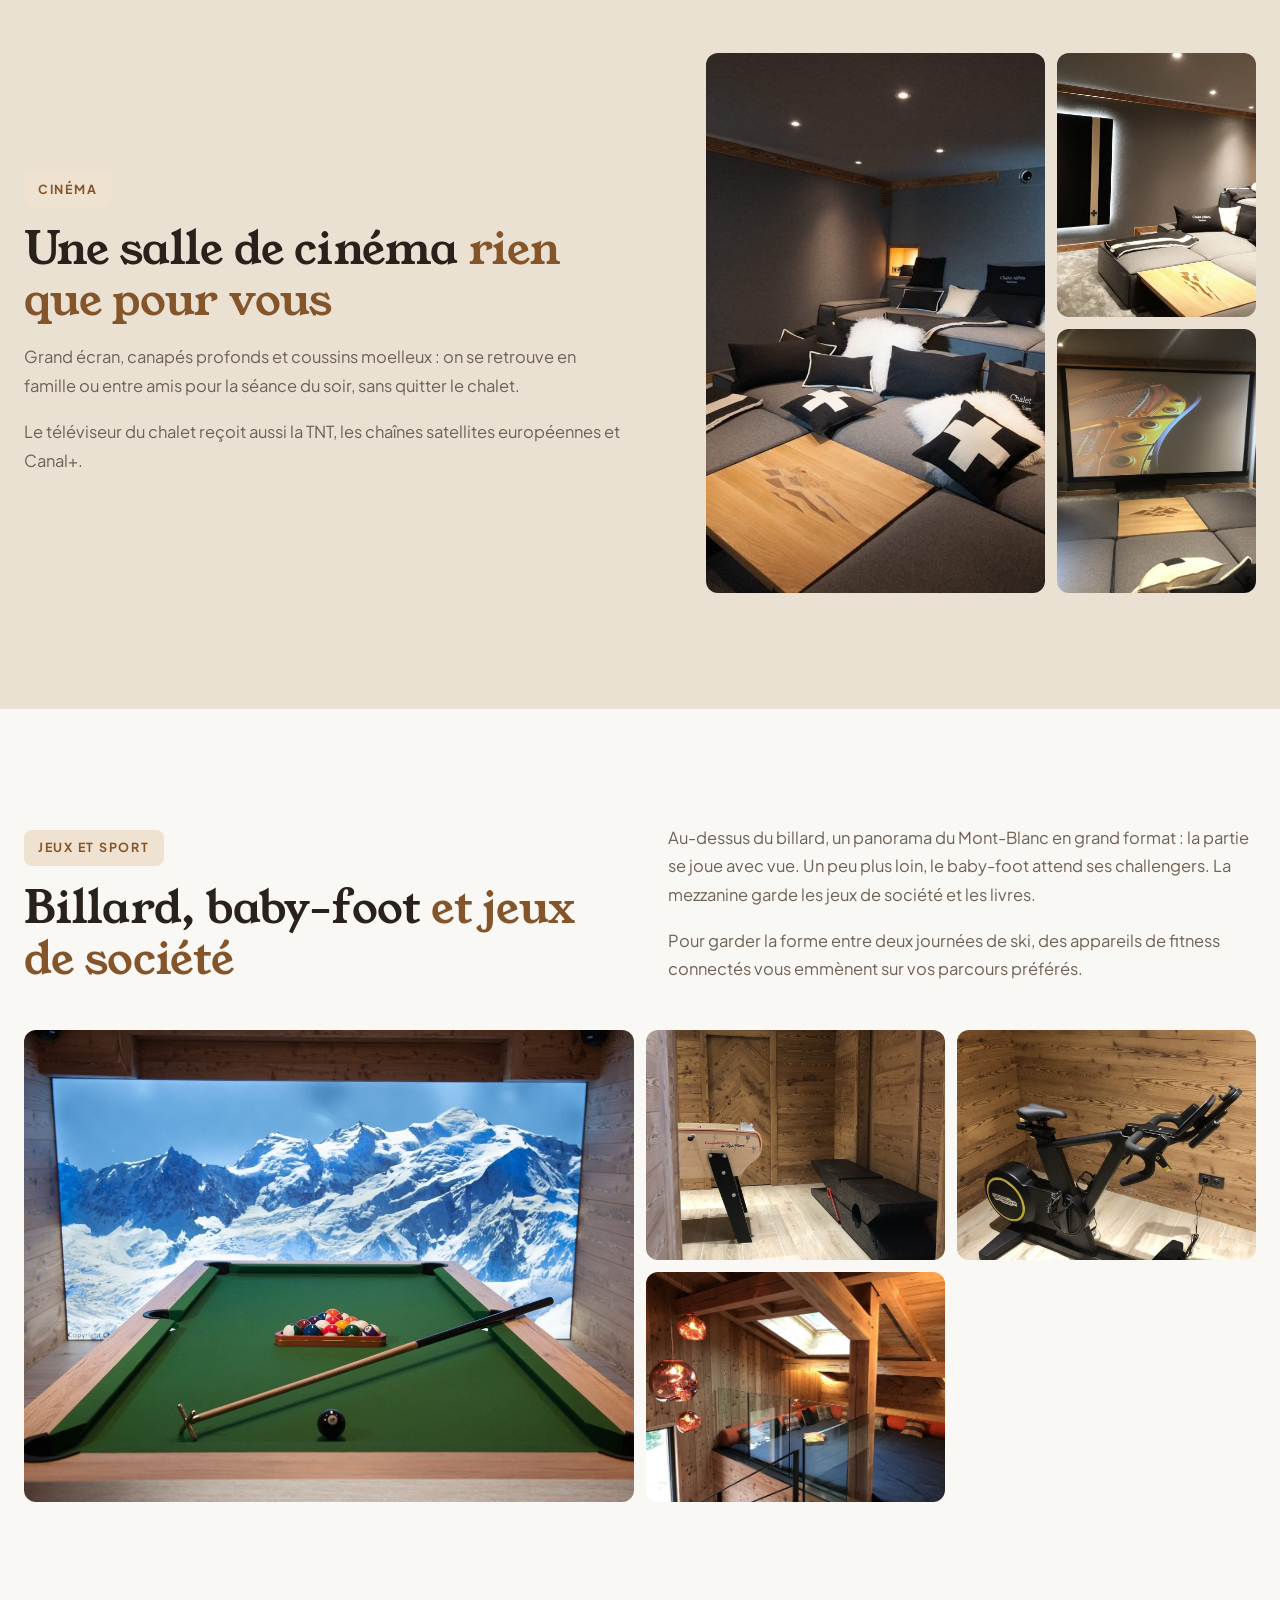
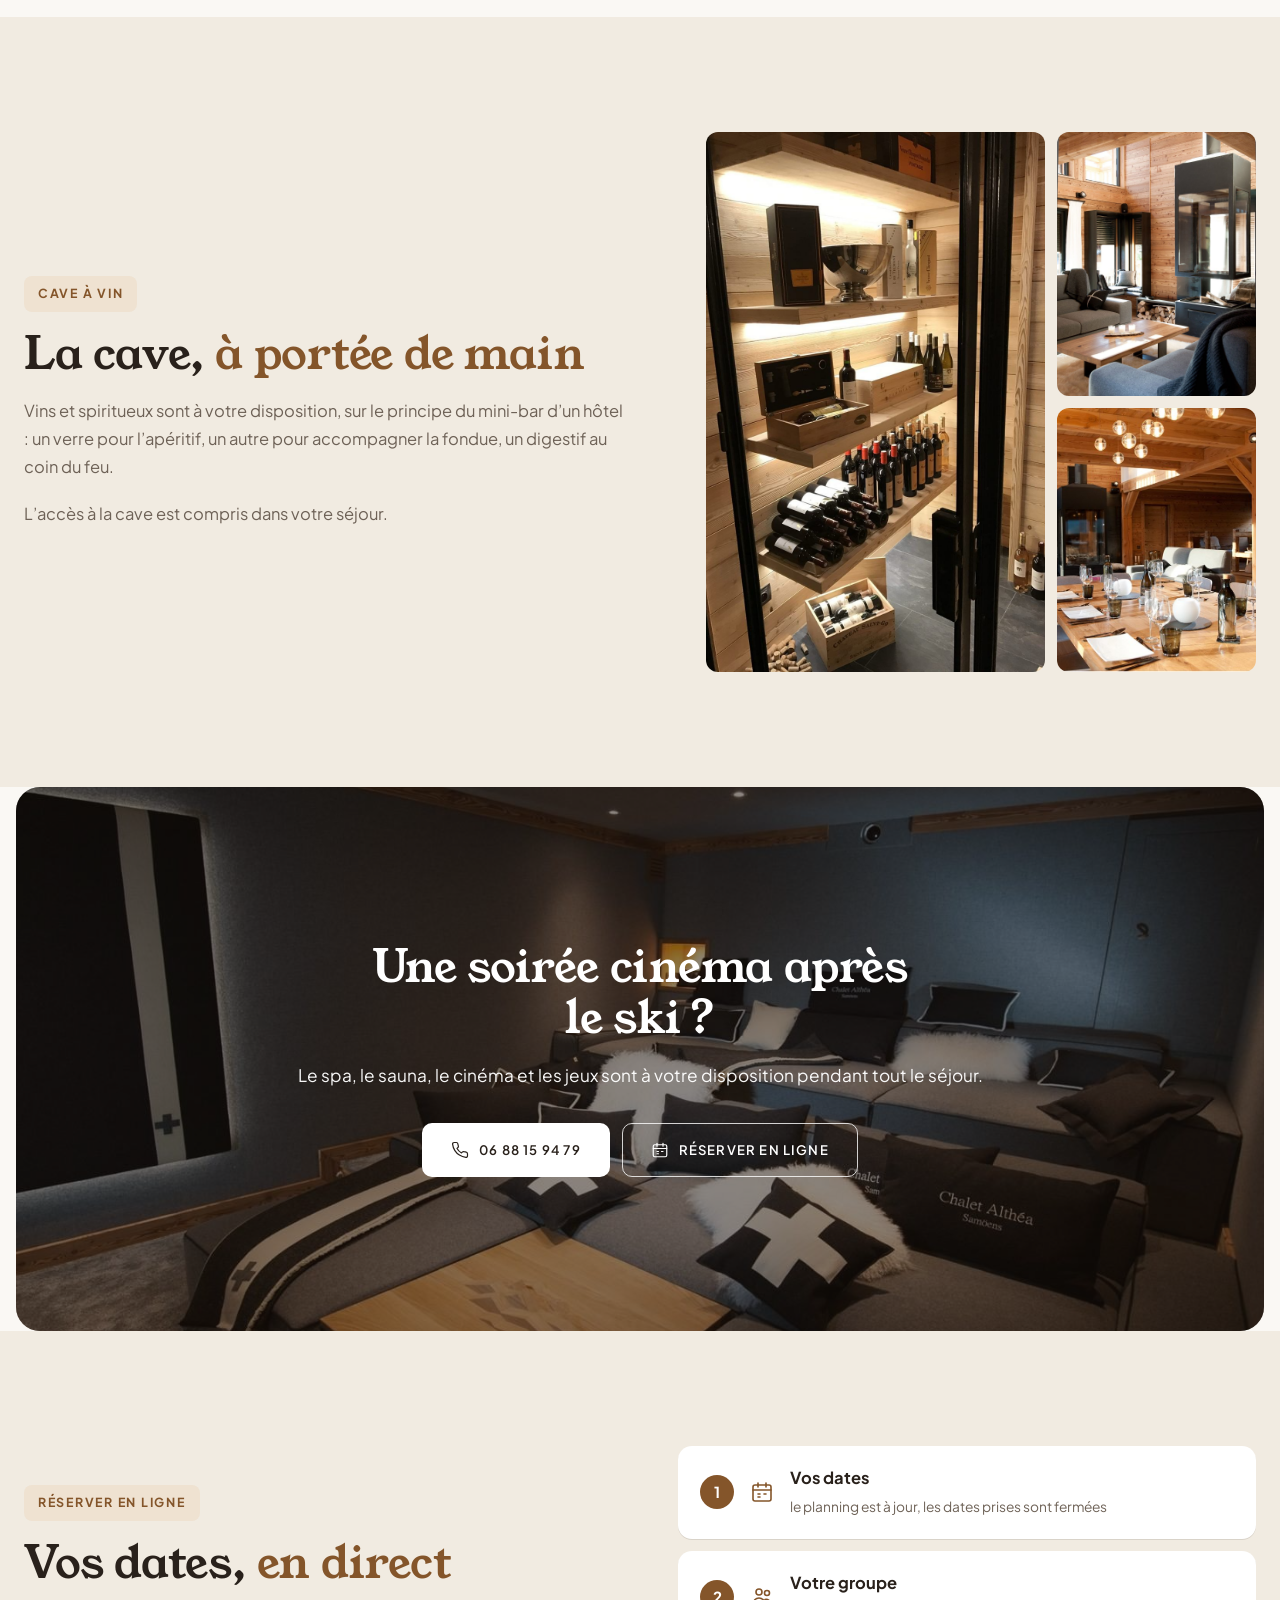
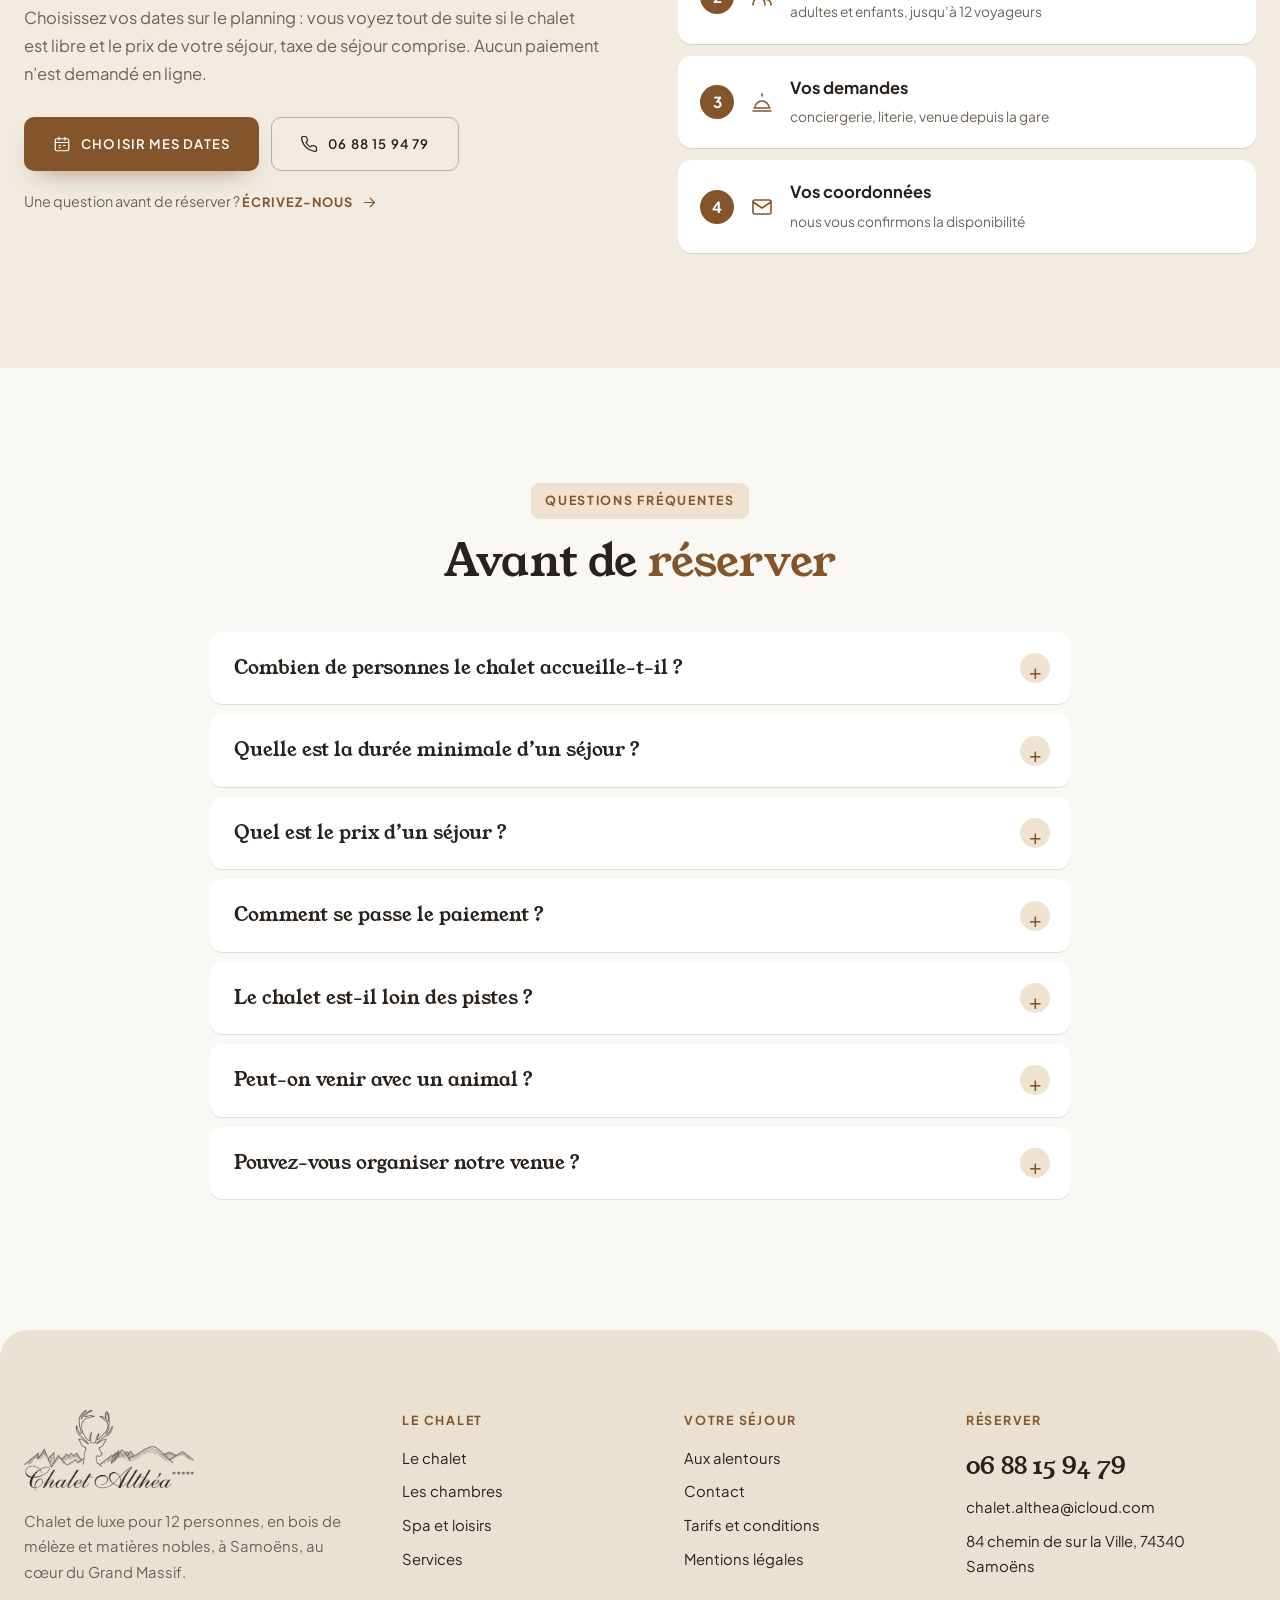
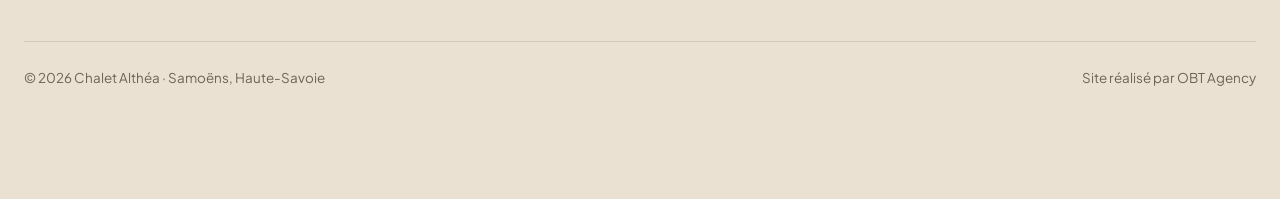
<file: spa-et-loisirs.html>
<!doctype html>
<html lang="fr">
<head>
<meta charset="utf-8">
<meta name="viewport" content="width=device-width, initial-scale=1">
<meta name="robots" content="noindex, nofollow">
<title>Spa et loisirs · Chalet Althéa, Samoëns</title>
<meta name="description" content="Au Chalet Althéa : spa pour 5 à 6 personnes, sauna pour 6, salle de cinéma, cave à vin, billard, baby-foot et fitness connecté.">
<link rel="preconnect" href="https://fonts.googleapis.com">
<link rel="preconnect" href="https://fonts.gstatic.com" crossorigin>
<link href="https://fonts.googleapis.com/css2?family=Plus+Jakarta+Sans:wght@400;500;600;700&family=Young+Serif&display=swap" rel="stylesheet">
<link rel="stylesheet" href="css/style.css">
</head>
<body data-page="loisirs">
<header class="entete">
  <div class="barre">
    <a class="logo" href="index.html" aria-label="Chalet Althéa, accueil"><img class="blanc" src="images/logo-blanc.png" alt="Chalet Althéa" width="900" height="425"><img class="sombre" src="images/logo-sombre.png" alt="" width="900" height="425"></a>
    <ul class="menu">
      <li><a href="index.html">Accueil</a></li>
      <li><a class="ouvrir actif" href="le-chalet.html">Le chalet <svg viewBox="0 0 24 24" fill="none" stroke="currentColor" stroke-width="1.6" stroke-linecap="round" stroke-linejoin="round" aria-hidden="true"><path d="m6 9 6 6 6-6"/></svg></a>
        <div class="sous-menu"><a href="le-chalet.html"><img src="images/chalet/sejour.jpg" alt=""><span>Le chalet<small>Espaces de vie, terrasse, garage</small></span></a><a href="les-chambres.html"><img src="images/chalet/master.jpg" alt=""><span>Les chambres<small>Quatre chambres en suite</small></span></a><a href="spa-et-loisirs.html"><img src="images/chalet/spa.jpg" alt=""><span>Spa et loisirs<small>Spa, sauna, cinéma, jeux</small></span></a></div></li>
      <li><a href="services.html">Services</a></li>
      <li><a href="alentours.html">Aux alentours</a></li>
      <li><a href="contact.html">Contact</a></li>
    </ul>
    <div class="actions">
      <a class="tel-entete" href="tel:+33688159479"><svg viewBox="0 0 24 24" fill="none" stroke="currentColor" stroke-width="1.6" stroke-linecap="round" stroke-linejoin="round" aria-hidden="true"><path d="M22 16.9v3a2 2 0 0 1-2.2 2 19.8 19.8 0 0 1-8.6-3.1 19.5 19.5 0 0 1-6-6A19.8 19.8 0 0 1 2.1 4.2 2 2 0 0 1 4.1 2h3a2 2 0 0 1 2 1.7c.1 1 .4 1.9.7 2.8a2 2 0 0 1-.5 2.1L8 9.9a16 16 0 0 0 6 6l1.3-1.3a2 2 0 0 1 2.1-.4c.9.3 1.8.6 2.8.7a2 2 0 0 1 1.7 2z"/></svg><span>06 88 15 94 79</span></a>
      <a class="btn btn-plein" href="contact.html#reserver" data-obt-reserve>Réserver</a>
      <button class="burger" aria-label="Menu" aria-expanded="false"><span></span></button>
    </div>
  </div>
</header>
<main>
<section class="bandeau">
  <img src="images/chalet/spa.jpg" alt="Le spa du Chalet Althéa">
  <div class="conteneur">
    <p class="fil"><a href="index.html">Accueil</a> · <a href="le-chalet.html">Le chalet</a> · Spa et loisirs</p>
    <h1>Le spa, le cinéma <em>et les jeux</em></h1>
    <p>De quoi se détendre, jouer et se retrouver sans quitter le chalet, des bulles du spa jusqu’au grand écran.</p>
  </div>
</section>
<section class="section" id="bien-etre">
  <div class="conteneur">
    <div class="entete-section texte"><div><span class="surtitre">Bien-être</span><h2>Après le ski, <em class="it">direction le spa</em></h2></div><div class="duo-texte" data-reveal><p>Le spa et son ambiance raffinée vous attendent au rez-de-jardin : un bain chaud pour 5 à 6 personnes, avec de la musique et une lumière douce. À côté, le sauna accueille 6 personnes, dans la pure tradition scandinave.</p><p>Chaud, froid, chaud : à vous de choisir le rythme. La douche est juste à côté et les peignoirs sont à portée de main.</p></div></div>
    <div class="mosaique" data-reveal><button class="grand" data-galerie="images/chalet/spa.jpg" data-legende="Le spa face au jardin" aria-label="Agrandir : Le spa face au jardin"><img src="images/chalet/spa.jpg" alt="Le spa face au jardin" loading="lazy" decoding="async"><span>Le spa face au jardin</span></button><button class="" data-galerie="images/chalet/sauna.jpg" data-legende="Le sauna pour 6 personnes" aria-label="Agrandir : Le sauna pour 6 personnes"><img src="images/chalet/sauna.jpg" alt="Le sauna pour 6 personnes" loading="lazy" decoding="async"><span>Le sauna pour 6 personnes</span></button><button class="" data-galerie="images/chalet/spa-jacuzzi.jpg" data-legende="Les bulles du spa" aria-label="Agrandir : Les bulles du spa"><img src="images/chalet/spa-jacuzzi.jpg" alt="Les bulles du spa" loading="lazy" decoding="async"><span>Les bulles du spa</span></button><button class="" data-galerie="images/chalet/bain-bougies.jpg" data-legende="Un coin de détente aux bougies" aria-label="Agrandir : Un coin de détente aux bougies"><img src="images/chalet/bain-bougies.jpg" alt="Un coin de détente aux bougies" loading="lazy" decoding="async"><span>Un coin de détente aux bougies</span></button><button class="" data-galerie="images/chalet/spa-douche.jpg" data-legende="Le spa et la douche" aria-label="Agrandir : Le spa et la douche"><img src="images/chalet/spa-douche.jpg" alt="Le spa et la douche" loading="lazy" decoding="async"><span>Le spa et la douche</span></button></div>
  </div>
</section><section class="section sable" id="cinema">
  <div class="conteneur duo inverse">
    <div class="trio" data-reveal><img src="images/chalet/cinema.jpg" alt="La salle de cinéma" loading="lazy" decoding="async"><img src="images/chalet/cinema-salon.jpg" alt="Les canapés et la table basse" loading="lazy" decoding="async"><img src="images/chalet/cinema-ecran.jpg" alt="L’écran de projection" loading="lazy" decoding="async"></div>
    <div class="duo-texte" data-reveal>
      <span class="surtitre">Cinéma</span>
      <h2>Une salle de cinéma <em class="it">rien que pour vous</em></h2>
      <p>Grand écran, canapés profonds et coussins moelleux : on se retrouve en famille ou entre amis pour la séance du soir, sans quitter le chalet.</p><p>Le téléviseur du chalet reçoit aussi la TNT, les chaînes satellites européennes et Canal+.</p>
    </div>
  </div>
</section><section class="section" id="jeux">
  <div class="conteneur">
    <div class="entete-section texte"><div><span class="surtitre">Jeux et sport</span><h2>Billard, baby-foot <em class="it">et jeux de société</em></h2></div><div class="duo-texte" data-reveal><p>Au-dessus du billard, un panorama du Mont-Blanc en grand format : la partie se joue avec vue. Un peu plus loin, le baby-foot attend ses challengers. La mezzanine garde les jeux de société et les livres.</p><p>Pour garder la forme entre deux journées de ski, des appareils de fitness connectés vous emmènent sur vos parcours préférés.</p></div></div>
    <div class="mosaique" data-reveal><button class="grand" data-galerie="images/chalet/billard.jpg" data-legende="Le billard et son panorama du Mont-Blanc" aria-label="Agrandir : Le billard et son panorama du Mont-Blanc"><img src="images/chalet/billard.jpg" alt="Le billard et son panorama du Mont-Blanc" loading="lazy" decoding="async"><span>Le billard et son panorama du Mont-Blanc</span></button><button class="" data-galerie="images/chalet/baby-foot.jpg" data-legende="Le baby-foot" aria-label="Agrandir : Le baby-foot"><img src="images/chalet/baby-foot.jpg" alt="Le baby-foot" loading="lazy" decoding="async"><span>Le baby-foot</span></button><button class="" data-galerie="images/chalet/fitness.jpg" data-legende="Le vélo connecté" aria-label="Agrandir : Le vélo connecté"><img src="images/chalet/fitness.jpg" alt="Le vélo connecté" loading="lazy" decoding="async"><span>Le vélo connecté</span></button><button class="" data-galerie="images/chalet/mezzanine.jpg" data-legende="La mezzanine sous la charpente" aria-label="Agrandir : La mezzanine sous la charpente"><img src="images/chalet/mezzanine.jpg" alt="La mezzanine sous la charpente" loading="lazy" decoding="async"><span>La mezzanine sous la charpente</span></button><button class="" data-galerie="images/chalet/coin-lecture.jpg" data-legende="Le coin lecture et ses jeux" aria-label="Agrandir : Le coin lecture et ses jeux"><img src="images/chalet/coin-lecture.jpg" alt="Le coin lecture et ses jeux" loading="lazy" decoding="async"><span>Le coin lecture et ses jeux</span></button></div>
  </div>
</section><section class="section givre" id="cave">
  <div class="conteneur duo inverse">
    <div class="trio" data-reveal><img src="images/chalet/cave.jpg" alt="La cave à vin du chalet" loading="lazy" decoding="async"><img src="images/chalet/salon-cheminee-2.jpg" alt="Le salon et sa cheminée" loading="lazy" decoding="async"><img src="images/chalet/table-salon.jpg" alt="La grande table" loading="lazy" decoding="async"></div>
    <div class="duo-texte" data-reveal>
      <span class="surtitre">Cave à vin</span>
      <h2>La cave, <em class="it">à portée de main</em></h2>
      <p>Vins et spiritueux sont à votre disposition, sur le principe du mini-bar d’un hôtel : un verre pour l’apéritif, un autre pour accompagner la fondue, un digestif au coin du feu.</p><p>L’accès à la cave est compris dans votre séjour.</p>
    </div>
  </div>
</section>
<section class="appel">
  <img src="images/chalet/cinema.jpg" alt="" loading="lazy" decoding="async">
  <div class="conteneur">
    <h2>Une soirée cinéma après le ski ?</h2>
    <p>Le spa, le sauna, le cinéma et les jeux sont à votre disposition pendant tout le séjour.</p>
    <div class="boutons"><a class="btn btn-blanc" href="tel:+33688159479"><svg viewBox="0 0 24 24" fill="none" stroke="currentColor" stroke-width="1.6" stroke-linecap="round" stroke-linejoin="round" aria-hidden="true"><path d="M22 16.9v3a2 2 0 0 1-2.2 2 19.8 19.8 0 0 1-8.6-3.1 19.5 19.5 0 0 1-6-6A19.8 19.8 0 0 1 2.1 4.2 2 2 0 0 1 4.1 2h3a2 2 0 0 1 2 1.7c.1 1 .4 1.9.7 2.8a2 2 0 0 1-.5 2.1L8 9.9a16 16 0 0 0 6 6l1.3-1.3a2 2 0 0 1 2.1-.4c.9.3 1.8.6 2.8.7a2 2 0 0 1 1.7 2z"/></svg> 06 88 15 94 79</a><a class="btn btn-contour-blanc" href="contact.html#reserver" data-obt-reserve><svg viewBox="0 0 24 24" fill="none" stroke="currentColor" stroke-width="1.6" stroke-linecap="round" stroke-linejoin="round" aria-hidden="true"><rect x="3" y="5" width="18" height="16" rx="2"/><path d="M3 10h18M8 3v4M16 3v4M8 14h2M14 14h2M8 17h2"/></svg> Réserver en ligne</a></div>
  </div>
</section>
<section class="section givre" id="reservation">
  <div class="conteneur bloc-resa">
    <div data-reveal>
      <span class="surtitre">Réserver en ligne</span>
      <h2>Vos dates, <em class="it">en direct</em></h2>
      <p class="intro-contact">Choisissez vos dates sur le planning : vous voyez tout de suite si le chalet est libre et le prix de votre séjour, taxe de séjour comprise. Aucun paiement n’est demandé en ligne.</p>
      <div class="boutons"><a class="btn btn-plein" href="contact.html#reserver" data-obt-reserve><svg viewBox="0 0 24 24" fill="none" stroke="currentColor" stroke-width="1.6" stroke-linecap="round" stroke-linejoin="round" aria-hidden="true"><rect x="3" y="5" width="18" height="16" rx="2"/><path d="M3 10h18M8 3v4M16 3v4M8 14h2M14 14h2M8 17h2"/></svg> Choisir mes dates</a><a class="btn btn-contour" href="tel:+33688159479"><svg viewBox="0 0 24 24" fill="none" stroke="currentColor" stroke-width="1.6" stroke-linecap="round" stroke-linejoin="round" aria-hidden="true"><path d="M22 16.9v3a2 2 0 0 1-2.2 2 19.8 19.8 0 0 1-8.6-3.1 19.5 19.5 0 0 1-6-6A19.8 19.8 0 0 1 2.1 4.2 2 2 0 0 1 4.1 2h3a2 2 0 0 1 2 1.7c.1 1 .4 1.9.7 2.8a2 2 0 0 1-.5 2.1L8 9.9a16 16 0 0 0 6 6l1.3-1.3a2 2 0 0 1 2.1-.4c.9.3 1.8.6 2.8.7a2 2 0 0 1 1.7 2z"/></svg> 06 88 15 94 79</a></div>
      <p class="petit">Une question avant de réserver ? <a class="lien-fleche" href="contact.html">Écrivez-nous <svg viewBox="0 0 24 24" fill="none" stroke="currentColor" stroke-width="1.6" stroke-linecap="round" stroke-linejoin="round" aria-hidden="true"><path d="M5 12h14M13 6l6 6-6 6"/></svg></a></p>
    </div>
    <ol class="etapes-resa" data-reveal><li><span class="num">1</span><svg viewBox="0 0 24 24" fill="none" stroke="currentColor" stroke-width="1.6" stroke-linecap="round" stroke-linejoin="round" aria-hidden="true"><rect x="3" y="5" width="18" height="16" rx="2"/><path d="M3 10h18M8 3v4M16 3v4M8 14h2M14 14h2M8 17h2"/></svg><div><strong>Vos dates</strong><small>le planning est à jour, les dates prises sont fermées</small></div></li><li><span class="num">2</span><svg viewBox="0 0 24 24" fill="none" stroke="currentColor" stroke-width="1.6" stroke-linecap="round" stroke-linejoin="round" aria-hidden="true"><circle cx="9" cy="7" r="3"/><circle cx="17" cy="8" r="2.5"/><path d="M3 20v-1a6 6 0 0 1 12 0v1M15 14.5a5 5 0 0 1 6 4.5v1"/></svg><div><strong>Votre groupe</strong><small>adultes et enfants, jusqu’à 12 voyageurs</small></div></li><li><span class="num">3</span><svg viewBox="0 0 24 24" fill="none" stroke="currentColor" stroke-width="1.6" stroke-linecap="round" stroke-linejoin="round" aria-hidden="true"><path d="M4 18h16M12 4v2M5 18a7 7 0 0 1 14 0M3 21h18"/></svg><div><strong>Vos demandes</strong><small>conciergerie, literie, venue depuis la gare</small></div></li><li><span class="num">4</span><svg viewBox="0 0 24 24" fill="none" stroke="currentColor" stroke-width="1.6" stroke-linecap="round" stroke-linejoin="round" aria-hidden="true"><rect x="3" y="5" width="18" height="14" rx="2"/><path d="m3 7 9 6 9-6"/></svg><div><strong>Vos coordonnées</strong><small>nous vous confirmons la disponibilité</small></div></li></ol>
  </div>
</section>
<section class="section">
  <div class="conteneur">
    <div class="entete-section centre"><div><span class="surtitre">Questions fréquentes</span><h2>Avant de <em class="it">réserver</em></h2></div></div>
    <div class="faq"><details><summary>Combien de personnes le chalet accueille-t-il ?</summary><p>Jusqu’à 12 voyageurs, dans quatre chambres qui ont chacune leur salle de bain : Le Refuge (jusqu’à 6), la Master (2), Criou (2) et Cascade (2). Lits bébé et chaise bébé sont disponibles.</p></details><details><summary>Quelle est la durée minimale d’un séjour ?</summary><p>Trois nuits. Pendant les vacances scolaires de Noël et d’hiver, le chalet se loue à la semaine, du samedi 16 h au samedi 10 h.</p></details><details><summary>Quel est le prix d’un séjour ?</summary><p>À partir de 850 € la nuit, taxe de séjour en sus (3,50 € par adulte et par nuit). Le bouton « Réserver » affiche le prix exact de vos dates.</p></details><details><summary>Comment se passe le paiement ?</summary><p>40 % à la réservation, 30 % un mois avant l’arrivée et le solde 8 jours avant l’arrivée, par virement. Aucun paiement n’est demandé en ligne. Une caution de 4 000 € est versée avant l’arrivée, par virement, puis restituée dans les 15 jours qui suivent le séjour.</p></details><details><summary>Le chalet est-il loin des pistes ?</summary><p>Il est à 700 m du centre du village et à 1,2 km de la télécabine du Grand Massif Express. L’arrêt du Ski-Bus est à 50 m du chalet, au pont de Clévieux.</p></details><details><summary>Peut-on venir avec un animal ?</summary><p>Non, les animaux ne sont pas admis au chalet.</p></details><details><summary>Pouvez-vous organiser notre venue ?</summary><p>Oui. Nous pouvons organiser votre venue à Samoëns depuis votre lieu d’arrivée ou de départ, gare ou aéroport : il suffit de nous le demander.</p></details></div>
  </div>
</section>
</main>
<footer class="pied">
  <div class="conteneur">
    <div class="grille">
      <div>
        <a class="logo-pied" href="index.html"><img src="images/logo-sombre.png" alt="Chalet Althéa" width="900" height="425"></a>
        <p>Chalet de luxe pour 12 personnes, en bois de mélèze et matières nobles, à Samoëns, au cœur du Grand Massif.</p>
      </div>
      <div><h4>Le chalet</h4><ul><li><a href="le-chalet.html">Le chalet</a></li><li><a href="les-chambres.html">Les chambres</a></li><li><a href="spa-et-loisirs.html">Spa et loisirs</a></li><li><a href="services.html">Services</a></li></ul></div>
      <div><h4>Votre séjour</h4><ul><li><a href="alentours.html">Aux alentours</a></li><li><a href="contact.html">Contact</a></li><li><a href="contact.html#conditions">Tarifs et conditions</a></li><li><a href="mentions-legales.html">Mentions légales</a></li></ul></div>
      <div><h4>Réserver</h4><ul><li><a class="tel-pied" href="tel:+33688159479">06 88 15 94 79</a></li><li><a href="mailto:chalet.althea@icloud.com">chalet.althea@icloud.com</a></li><li>84 chemin de sur la Ville, 74340 Samoëns</li></ul></div>
    </div>
    <div class="bas"><span>© 2026 Chalet Althéa · Samoëns, Haute-Savoie</span><span>Site réalisé par OBT Agency</span></div>
  </div>
</footer>
<nav class="barre-mobile" aria-label="Contact rapide">
  <a class="appeler" href="tel:+33688159479"><svg viewBox="0 0 24 24" fill="none" stroke="currentColor" stroke-width="1.6" stroke-linecap="round" stroke-linejoin="round" aria-hidden="true"><path d="M22 16.9v3a2 2 0 0 1-2.2 2 19.8 19.8 0 0 1-8.6-3.1 19.5 19.5 0 0 1-6-6A19.8 19.8 0 0 1 2.1 4.2 2 2 0 0 1 4.1 2h3a2 2 0 0 1 2 1.7c.1 1 .4 1.9.7 2.8a2 2 0 0 1-.5 2.1L8 9.9a16 16 0 0 0 6 6l1.3-1.3a2 2 0 0 1 2.1-.4c.9.3 1.8.6 2.8.7a2 2 0 0 1 1.7 2z"/></svg> Appeler</a>
  <a href="contact.html#reserver" data-obt-reserve><svg viewBox="0 0 24 24" fill="none" stroke="currentColor" stroke-width="1.6" stroke-linecap="round" stroke-linejoin="round" aria-hidden="true"><rect x="3" y="5" width="18" height="16" rx="2"/><path d="M3 10h18M8 3v4M16 3v4M8 14h2M14 14h2M8 17h2"/></svg> Réserver</a>
</nav>
<script src="js/site.js"></script>
<div data-obt-booking data-obt-key="demo-chalet-althea" data-obt-api="https://demo-althea.obt.invalid" data-obt-form-key="demo" data-obt-form-endpoint="https://demo-althea.obt.invalid/envoi" data-obt-subject="Demande de réservation au Chalet Althéa"></div>
<script src="js/obt-demo.js"></script>
<script src="https://obt-gestion.com/blocks/obt-booking.js" defer></script>
</body>
</html>
</file>
<file: css/style.css>
/* Chalet Althéa : site OBT Agency, octobre 2026 (V3 : marron du chalet, angles à peine arrondis) */
:root{
  --fond:#faf8f4;
  --givre:#f1ebe1;
  --sable:#eae1d3;
  --encre:#29211b;
  --doux:#6e6257;
  --cuir:#84552a;
  --cuir-fonce:#66401f;
  --cuir-pale:#efe2d1;
  --braise:#c6a063;
  --blanc:#fff;
  --trait:rgba(41,33,27,.12);
  --r:14px;
  --r-photo:12px;
  --titre:"Young Serif",Georgia,serif;
  --texte:"Plus Jakarta Sans",system-ui,sans-serif;
  --large:1240px;
}
*{box-sizing:border-box;margin:0;padding:0}
html{scroll-behavior:smooth}
body{background:var(--fond);color:var(--encre);font:400 16.5px/1.72 var(--texte);-webkit-font-smoothing:antialiased;overflow-x:hidden}
img{display:block;max-width:100%}
a{color:inherit;text-decoration:none}
button{font:inherit;cursor:pointer;border:0;background:none;color:inherit}
.conteneur{width:min(var(--large),100% - 48px);margin-inline:auto}
h1,h2,h3{font-family:var(--titre);font-weight:400;line-height:1.14;letter-spacing:-.005em}
h2{font-size:clamp(2rem,3.5vw,3.05rem)}
h3{font-size:1.45rem}
em.it{font-style:normal;color:var(--cuir)}
.surtitre{display:inline-flex;align-items:center;gap:10px;font-size:.78rem;letter-spacing:.14em;text-transform:uppercase;font-weight:700;color:var(--cuir);margin-bottom:16px;background:var(--cuir-pale);padding:7px 14px;border-radius:8px}
.surtitre svg{width:15px;height:15px}
.section{padding:clamp(72px,9vw,120px) 0}
.section.givre{background:var(--givre)}
.section.sable{background:var(--sable)}
.entete-section{display:flex;justify-content:space-between;align-items:end;gap:32px;margin-bottom:46px;flex-wrap:wrap}
.entete-section.centre{justify-content:center;text-align:center}
.entete-section.texte{display:grid;grid-template-columns:minmax(0,1fr) minmax(0,1fr);gap:20px 56px;align-items:end}
.entete-section.texte .duo-texte p:first-child{margin-top:0}
.petit{font-size:.9rem;color:var(--doux)}

/* Boutons en pastille */
.btn{display:inline-flex;align-items:center;gap:10px;padding:15px 28px;border-radius:10px;font-weight:600;font-size:.82rem;letter-spacing:.09em;text-transform:uppercase;transition:background .25s,color .25s,border-color .25s,transform .25s,box-shadow .25s;white-space:nowrap;border:1.5px solid transparent}
.btn svg{width:18px;height:18px;flex:none}
.btn-plein{background:var(--cuir);color:#fff;box-shadow:0 12px 26px -14px rgba(132,85,42,.7)}
.btn-plein:hover{background:var(--cuir-fonce);transform:translateY(-2px)}
.btn-contour{border-color:rgba(41,33,27,.3);color:var(--encre)}
.btn-contour:hover{background:var(--encre);border-color:var(--encre);color:#fff}
.btn-blanc{background:#fff;color:var(--encre)}
.btn-blanc:hover{background:var(--cuir-pale)}
.btn-contour-blanc{border-color:rgba(255,255,255,.8);color:#fff}
.btn-contour-blanc:hover{background:#fff;color:var(--encre)}
.boutons{display:flex;gap:12px;flex-wrap:wrap}
.lien-fleche{display:inline-flex;align-items:center;gap:8px;font-weight:700;font-size:.8rem;letter-spacing:.08em;text-transform:uppercase;color:var(--cuir)}
.lien-fleche svg{width:17px;height:17px;transition:transform .25s}
.lien-fleche:hover svg{transform:translateX(4px)}

/* Écran d'entrée : une photo, le logo au centre, rien d'autre */
.loader{position:fixed;inset:0;z-index:200;display:grid;place-items:center;background:#2b2520;overflow:hidden;transition:transform 1s cubic-bezier(.77,0,.18,1);will-change:transform}
.loader img.fond{position:absolute;inset:0;width:100%;height:100%;object-fit:cover;object-position:center 30%;animation:loaderZoom 3.2s ease-out forwards}
.loader::after{content:"";position:absolute;inset:0;background:radial-gradient(ellipse 52% 40% at 50% 50%,rgba(12,20,26,.72),rgba(12,20,26,.1) 78%)}
.loader .logo-entree{position:relative;z-index:2;width:min(400px,72vw);height:auto;filter:drop-shadow(0 2px 18px rgba(0,0,0,.55));opacity:0;animation:apparait 1s .3s ease forwards}
.loader.fini{transform:translateY(-100%)}
@keyframes loaderZoom{from{transform:scale(1.08)}to{transform:scale(1)}}
@keyframes apparait{from{opacity:0;transform:translateY(10px)}to{opacity:1;transform:none}}

/* En-tête : barre en pastille flottante */
.entete{position:fixed;top:14px;left:0;right:0;z-index:100;color:#fff}
.entete .barre{width:min(1280px,100% - 32px);margin-inline:auto;height:70px;display:grid;grid-template-columns:auto 1fr auto;align-items:center;gap:18px;padding:0 12px 0 24px;border-radius:16px;background:rgba(30,22,15,.52);backdrop-filter:blur(14px);-webkit-backdrop-filter:blur(14px);border:1px solid rgba(255,255,255,.2);transition:background .35s,box-shadow .35s,color .35s,border-color .35s}
.entete.plein .barre,.entete.toujours-plein .barre{background:rgba(255,255,255,.96);color:var(--encre);border-color:transparent;box-shadow:0 14px 40px -22px rgba(41,33,27,.45)}
.logo{position:relative;display:block;width:104px;height:50px}
.logo img{position:absolute;inset:0;width:100%;height:100%;object-fit:contain;object-position:left center;transition:opacity .35s}
.logo .sombre{opacity:0}
.entete.plein .logo .blanc,.entete.toujours-plein .logo .blanc,.entete.menu-ouvert .logo .blanc{opacity:0}
.entete.plein .logo .sombre,.entete.toujours-plein .logo .sombre,.entete.menu-ouvert .logo .sombre{opacity:1}
.menu{display:flex;gap:6px;align-items:center;justify-content:center}
.menu>li{list-style:none;position:relative}
.menu>li>a{font-weight:600;font-size:.93rem;padding:9px 15px;border-radius:10px;display:inline-flex;align-items:center;gap:6px;transition:background .25s}
.menu>li>a:hover,.menu>li>a.actif{background:rgba(255,255,255,.18)}
.entete.plein .menu>li>a:hover,.entete.plein .menu>li>a.actif,.entete.toujours-plein .menu>li>a:hover,.entete.toujours-plein .menu>li>a.actif{background:var(--cuir-pale)}
.menu .ouvrir svg{width:12px;height:12px;transition:transform .25s}
.sous-menu{position:absolute;top:calc(100% + 14px);left:50%;transform:translate(-50%,8px);background:#fff;color:var(--encre);border-radius:14px;box-shadow:0 30px 70px -26px rgba(41,33,27,.5);padding:10px;min-width:320px;opacity:0;visibility:hidden;transition:.25s}
.menu li:hover .sous-menu,.menu li:focus-within .sous-menu{opacity:1;visibility:visible;transform:translate(-50%,0)}
.menu li:hover .ouvrir svg{transform:rotate(180deg)}
.sous-menu::before{content:"";position:absolute;top:-16px;left:0;right:0;height:16px}
.sous-menu a{display:flex;align-items:center;gap:14px;padding:9px;border-radius:10px;width:100%}
.sous-menu a:hover{background:var(--givre)}
.sous-menu img{width:62px;height:46px;object-fit:cover;border-radius:8px}
.sous-menu small{display:block;color:var(--doux);font-size:.8rem;line-height:1.35}
.entete .actions{display:flex;justify-content:flex-end;align-items:center;gap:14px}
.tel-entete{display:inline-flex;align-items:center;gap:8px;font-weight:700;font-size:.93rem;white-space:nowrap}
.tel-entete svg{width:16px;height:16px}
.entete .btn{padding:12px 22px}
.entete .btn-plein{box-shadow:none}
.burger{display:none;width:46px;height:46px;border-radius:50%;place-items:center}
.burger span{display:block;width:22px;height:1.8px;background:currentColor;position:relative}
.burger span::before,.burger span::after{content:"";position:absolute;left:0;width:22px;height:1.8px;background:currentColor}
.burger span::before{top:-7px}.burger span::after{top:7px}

/* Hero aux coins arrondis */
.hero{position:relative;height:100vh;min-height:660px;color:#fff;display:flex;align-items:flex-end;overflow:hidden;border-radius:0 0 28px 28px}
.hero .diapos img.fond{position:absolute;inset:0;width:100%;height:100%;object-fit:cover;opacity:0;transition:opacity 1.6s ease}
.hero .diapos img.fond.actif{opacity:1;animation:lent 9s ease-out forwards}
@keyframes lent{from{transform:scale(1.06)}to{transform:scale(1)}}
.hero::after{content:"";position:absolute;inset:0;background:linear-gradient(90deg,rgba(26,19,13,.6) 0%,rgba(26,19,13,.2) 55%,rgba(26,19,13,0) 100%),linear-gradient(0deg,rgba(26,19,13,.5),transparent 45%)}
.hero .contenu{position:relative;z-index:2;width:min(var(--large),100% - 48px);margin:0 auto 150px}
.hero .lieu{display:inline-flex;align-items:center;gap:10px;font-size:.82rem;letter-spacing:.14em;text-transform:uppercase;font-weight:700;margin-bottom:20px;background:rgba(255,255,255,.16);backdrop-filter:blur(8px);padding:8px 16px;border-radius:8px}
.hero h1{font-size:clamp(2.7rem,5.8vw,5.2rem);max-width:15ch}
.hero h1 em{font-style:normal;color:#f1dcc0}
.hero .sous{font-size:clamp(1.02rem,1.4vw,1.2rem);max-width:56ch;margin:22px 0 28px;opacity:.96}
.hero .boutons{margin-bottom:26px}
.note-heros{display:inline-flex;align-items:center;gap:10px;background:rgba(255,255,255,.95);color:var(--encre);padding:9px 18px 9px 14px;border-radius:8px;font-size:.92rem;font-weight:600;box-shadow:0 14px 30px -18px rgba(0,0,0,.6)}
.note-heros .etoiles{color:#f2b01e;letter-spacing:2px;font-size:1rem}
.note-heros span:last-child{color:var(--doux);font-weight:500}
.hero .points{position:absolute;z-index:2;right:max(24px,calc((100% - var(--large))/2));bottom:150px;display:flex;gap:8px}
.hero .points span{width:34px;height:4px;border-radius:4px;background:rgba(255,255,255,.4);transition:background .4s}
.hero .points span.actif{background:#fff}

/* Bandeau de chiffres : carte arrondie incrustée sur le bas du hero */
.chiffres{position:relative;z-index:5;margin-top:-76px}
.chiffres .conteneur{width:min(1020px,100% - 32px)}
.chiffres .grille{background:#fff;border-radius:18px;box-shadow:0 34px 70px -34px rgba(41,33,27,.5);display:grid;grid-template-columns:repeat(5,1fr);padding:12px 8px}
.chiffres .item{padding:20px 10px;text-align:center;border-left:1px solid var(--trait)}
.chiffres .item:first-child{border-left:0}
.chiffres strong{display:block;font-family:var(--titre);font-weight:400;font-size:2.1rem;line-height:1.1;color:var(--cuir)}
.chiffres span{font-size:.85rem;color:var(--doux);font-weight:500}

/* Présentation en deux colonnes */
.duo{display:grid;grid-template-columns:minmax(0,1.1fr) minmax(0,1fr);gap:clamp(40px,6vw,96px);align-items:center}
.duo.inverse>:first-child{order:2}
.duo-texte p{color:var(--doux);margin-top:18px;max-width:54ch}
.duo-texte p strong{color:var(--encre)}
.duo-texte .boutons{margin-top:30px}
.photo-cadre{position:relative}
.photo-cadre>img:first-child{width:100%;aspect-ratio:4/5;object-fit:cover;border-radius:18px}
.photo-cadre.paysage>img:first-child{aspect-ratio:4/3}
.photo-cadre .vignette{position:absolute;width:42%;aspect-ratio:3/4;object-fit:cover;right:-6%;bottom:-8%;border:7px solid var(--fond);border-radius:14px;box-shadow:0 24px 50px -22px rgba(41,33,27,.5)}
.section.givre .photo-cadre .vignette{border-color:var(--givre)}
.section.sable .photo-cadre .vignette{border-color:var(--sable)}
.duo.inverse .photo-cadre .vignette{right:auto;left:-6%}
.liste-faits{list-style:none;display:grid;gap:12px;margin-top:26px}
.liste-faits li{display:flex;gap:14px;align-items:flex-start;background:#fff;border-radius:12px;padding:14px 18px;box-shadow:0 1px 0 var(--trait)}
.liste-faits svg{width:24px;height:24px;color:var(--cuir);flex:none;margin-top:2px}
.liste-faits strong{display:block;font-size:.98rem}
.liste-faits span{color:var(--doux);font-size:.9rem;line-height:1.45}

/* Les six espaces : photo arrondie puis texte */
.espaces{display:grid;grid-template-columns:repeat(3,minmax(0,1fr));gap:24px}
.espace{display:block;background:#fff;border-radius:16px;overflow:hidden;box-shadow:0 22px 50px -34px rgba(41,33,27,.45);transition:transform .35s,box-shadow .35s}
.espace:hover{transform:translateY(-6px);box-shadow:0 30px 60px -30px rgba(41,33,27,.55)}
.espace .vis{aspect-ratio:4/3.1;overflow:hidden;margin:10px 10px 0;border-radius:12px}
.espace img{width:100%;height:100%;object-fit:cover;transition:transform .8s}
.espace:hover img{transform:scale(1.05)}
.espace .txt{padding:20px 24px 26px}
.espace .num{font-size:.78rem;letter-spacing:.14em;color:var(--braise);font-weight:700}
.espace h3{font-size:1.6rem;margin:4px 0 8px}
.espace p{font-size:.94rem;color:var(--doux);line-height:1.55}

/* Chambres */
.chambres{display:grid;grid-template-columns:repeat(2,minmax(0,1fr));gap:24px}
.chambre{display:grid;grid-template-columns:minmax(0,1fr) minmax(0,1fr);background:#fff;border-radius:16px;overflow:hidden;box-shadow:0 22px 50px -34px rgba(41,33,27,.45);transition:transform .35s}
.chambre:hover{transform:translateY(-5px)}
.chambre .vis{position:relative;margin:10px 0 10px 10px;border-radius:12px;overflow:hidden;min-height:280px}
.chambre .vis img{position:absolute;inset:0;width:100%;height:100%;object-fit:cover;transition:transform .8s}
.chambre:hover .vis img{transform:scale(1.05)}
.chambre .corps{padding:26px 24px 24px;display:flex;flex-direction:column}
.chambre .etage{font-size:.74rem;letter-spacing:.12em;text-transform:uppercase;font-weight:700;color:var(--cuir)}
.chambre h3{font-size:1.8rem;margin:6px 0 10px}
.chambre p{font-size:.94rem;color:var(--doux)}
.chambre .pastilles{margin-top:auto;padding-top:16px}
.chambre .lien-fleche{margin-top:14px}
.chambres.trois{grid-template-columns:repeat(3,minmax(0,1fr))}
.chambres.trois .chambre{grid-template-columns:minmax(0,1fr)}
.chambres.trois .chambre .vis{margin:10px 10px 0;min-height:0;height:230px}
.pastilles{display:flex;flex-wrap:wrap;gap:8px}
.pastilles span{font-size:.82rem;font-weight:600;padding:6px 13px;border-radius:8px;background:var(--cuir-pale);color:var(--cuir-fonce)}

/* Compris dans le séjour */
.compris{display:grid;grid-template-columns:repeat(3,minmax(0,1fr));gap:16px}
.compris .bloc{display:flex;align-items:center;gap:16px;background:#fff;border-radius:12px;padding:20px 22px;box-shadow:0 1px 0 var(--trait)}
.compris svg{width:30px;height:30px;flex:none;color:var(--cuir)}
.compris strong{display:block;font-size:.98rem;line-height:1.3}
.compris small{display:block;color:var(--doux);font-size:.85rem;line-height:1.4}
.demande{display:grid;grid-template-columns:repeat(5,minmax(0,1fr));gap:12px;margin-top:22px}
.demande div{background:#fff;border-radius:12px;padding:14px 16px}
.demande strong{display:block;font-family:var(--titre);font-weight:400;font-size:1.15rem;line-height:1.25}
.demande small{color:var(--doux);font-size:.84rem}

/* Avis Google */
.avis-bloc{display:grid;grid-template-columns:minmax(0,.8fr) minmax(0,1.6fr);gap:clamp(30px,5vw,70px);align-items:center}
.score{background:#fff;border-radius:18px;padding:40px 34px;text-align:center;box-shadow:0 30px 60px -36px rgba(41,33,27,.5)}
.score .gros{font-family:var(--titre);font-size:5.4rem;line-height:1;color:var(--cuir)}
.score .etoiles{color:#f2b01e;font-size:1.5rem;letter-spacing:4px;margin:6px 0 4px}
.score p{color:var(--doux);font-size:.95rem;margin:4px 0 22px}
.score .google{display:inline-flex;align-items:center;gap:8px;font-weight:700;font-size:.82rem;letter-spacing:.1em;text-transform:uppercase;color:var(--doux);margin-bottom:12px}
.avis-grille{display:grid;grid-template-columns:repeat(2,minmax(0,1fr));gap:16px}
.avis{background:#fff;border-radius:14px;padding:26px 26px 22px;display:flex;flex-direction:column;box-shadow:0 1px 0 var(--trait)}
.avis.long{grid-column:span 2}
.avis .etoiles{color:#f2b01e;letter-spacing:3px;font-size:1.05rem}
.avis blockquote{font-family:var(--titre);font-size:1.28rem;line-height:1.4;margin:12px 0 16px}
.avis.court blockquote{font-size:1.6rem}
.avis.sans-texte .etoiles{font-size:1.15rem}
.avis footer{margin-top:auto;display:flex;align-items:center;gap:12px;font-size:.88rem;color:var(--doux)}
.avis footer .rond{width:38px;height:38px;border-radius:50%;background:var(--cuir-pale);color:var(--cuir-fonce);display:grid;place-items:center;font-weight:700}
.avis footer strong{display:block;color:var(--encre)}
.avis-seul{background:#fff;border-radius:14px;padding:24px;margin:26px 0}

/* Mosaïque de photos */
.mosaique{display:grid;grid-auto-flow:dense;grid-template-columns:repeat(4,1fr);grid-auto-rows:230px;gap:12px}
.mosaique button{position:relative;overflow:hidden;border-radius:var(--r-photo);display:block;padding:0}
.mosaique button img{width:100%;height:100%;object-fit:cover;transition:transform .7s}
.mosaique button:hover img{transform:scale(1.05)}
.mosaique .grand{grid-column:span 2;grid-row:span 2}
.mosaique .large{grid-column:span 2}
.mosaique .haut{grid-row:span 2}
.mosaique button span{position:absolute;left:12px;bottom:12px;background:rgba(255,255,255,.95);color:var(--encre);font-size:.78rem;font-weight:700;padding:5px 12px;border-radius:8px;opacity:0;transform:translateY(6px);transition:.3s}
.mosaique button:hover span{opacity:1;transform:none}

/* Trois photos d'une section : une grande et deux petites */
.trio{display:grid;grid-template-columns:minmax(0,1.7fr) minmax(0,1fr);grid-template-rows:1fr 1fr;gap:12px;height:540px}
.trio img{width:100%;height:100%;min-height:0;object-fit:cover;border-radius:var(--r-photo)}
.trio img:first-child{grid-row:span 2}
.trio.deux{grid-template-rows:1fr}
.trio.deux img:first-child{grid-row:auto}
.trio.seule{grid-template-columns:minmax(0,1fr);grid-template-rows:1fr}
.trio.seule img:first-child{grid-row:auto}

/* Activités à voir */
.activites{display:grid;grid-auto-flow:dense;grid-template-columns:repeat(3,minmax(0,1fr));grid-auto-rows:300px;gap:14px}
.activite{position:relative;overflow:hidden;border-radius:16px;color:#fff}
.activite img{position:absolute;inset:0;width:100%;height:100%;object-fit:cover;transition:transform .8s}
.activite:hover img{transform:scale(1.05)}
.activite::after{content:"";position:absolute;inset:0;background:linear-gradient(0deg,rgba(26,19,13,.7),transparent 55%)}
.activite .txt{position:absolute;z-index:2;left:22px;right:22px;bottom:18px}
.activite h3{font-size:1.45rem}
.activite small{font-size:.88rem;opacity:.92}
.activite.large{grid-column:span 2}

/* Bandeau d'appel */
.appel{position:relative;padding:clamp(100px,12vw,160px) 0;color:#fff;text-align:center;overflow:hidden;border-radius:24px;margin:0 16px}
.appel>img{position:absolute;inset:0;width:100%;height:100%;object-fit:cover}
.appel::after{content:"";position:absolute;inset:0;background:rgba(26,19,13,.5)}
.appel .conteneur{position:relative;z-index:2}
.appel h2{max-width:20ch;margin:0 auto}
.appel p{max-width:56ch;margin:18px auto 32px;font-size:1.08rem;opacity:.96}
.appel .boutons{justify-content:center}

/* Bandeau des pages intérieures */
.bandeau{position:relative;min-height:70vh;display:flex;align-items:flex-end;color:#fff;overflow:hidden;border-radius:0 0 28px 28px}
.bandeau.court{min-height:54vh}
.bandeau>img{position:absolute;inset:0;width:100%;height:100%;object-fit:cover}
.bandeau::after{content:"";position:absolute;inset:0;background:linear-gradient(0deg,rgba(26,19,13,.66),rgba(26,19,13,.1) 62%)}
.bandeau .conteneur{position:relative;z-index:2;padding:150px 0 66px}
.bandeau .fil{font-size:.82rem;font-weight:600;opacity:.9;margin-bottom:16px}
.bandeau h1{font-size:clamp(2.5rem,5.2vw,4.5rem);max-width:18ch}
.bandeau h1 em{font-style:normal;color:#f1dcc0}
.bandeau p{max-width:58ch;margin-top:16px;font-size:1.08rem;opacity:.96}

/* Fiche d'une pièce ou d'une chambre */
.fiche{display:grid;grid-template-columns:minmax(0,1.5fr) minmax(300px,.8fr);gap:56px;align-items:start}
.fiche .chapo{font-family:var(--titre);font-size:1.45rem;line-height:1.45;color:var(--encre);margin:10px 0 18px}
.fiche p{color:var(--doux);margin-top:14px}
.encart{position:sticky;top:120px;background:#fff;border-radius:18px;padding:30px 28px;box-shadow:0 34px 70px -40px rgba(41,33,27,.5)}
.encart h3{font-size:1.6rem;margin-bottom:12px}
.encart .ligne{display:flex;justify-content:space-between;gap:16px;padding:11px 0;border-bottom:1px solid var(--trait);font-size:.93rem}
.encart .ligne span{color:var(--doux)}
.encart .ligne strong{text-align:right}
.encart .btn{width:100%;justify-content:center;margin-top:14px}
.encart .petit-encart{text-align:center;font-size:.84rem;color:var(--doux);margin-top:12px}
.pieces{display:grid;grid-template-columns:repeat(3,minmax(0,1fr));gap:12px;margin-top:30px}
.piece{background:var(--givre);border-radius:12px;padding:18px}
.piece svg{width:26px;height:26px;color:var(--cuir);margin-bottom:10px}
.piece strong{display:block;font-size:.96rem;line-height:1.3}
.piece small{color:var(--doux);font-size:.84rem;line-height:1.4;display:block;margin-top:2px}
.section.givre .piece,.section.sable .piece{background:#fff}
.titre-equip{font-size:1.25rem;margin:34px 0 12px}

/* Une chambre dans le sommaire */
.ch-liste{display:grid;gap:26px}
.ch-ligne{display:grid;grid-template-columns:minmax(0,1.1fr) minmax(0,1fr);gap:clamp(30px,5vw,70px);align-items:center;background:#fff;border-radius:20px;padding:16px;box-shadow:0 26px 60px -40px rgba(41,33,27,.5)}
.ch-ligne:nth-child(even) .ch-photos-liste{order:2}
.ch-photos-liste{display:grid;grid-template-columns:minmax(0,2fr) minmax(0,1fr);gap:10px;height:400px}
.ch-photos-liste img{width:100%;height:100%;object-fit:cover;border-radius:14px;min-height:0}
.ch-photos-liste img:first-child{grid-row:span 2}
.ch-photos-liste.deux{grid-template-columns:minmax(0,1fr) minmax(0,1fr);grid-template-rows:1fr}
.ch-photos-liste.deux img:first-child{grid-row:auto}
.ch-ligne .corps{padding:20px 22px 20px 6px}
.ch-ligne h2{font-size:clamp(1.9rem,3vw,2.6rem)}
.ch-ligne p{color:var(--doux);margin-top:12px}
.ch-ligne .pastilles{margin:20px 0}
.ch-ligne .etage{font-size:.76rem;letter-spacing:.12em;text-transform:uppercase;font-weight:700;color:var(--cuir)}

/* Tarifs et conditions */
.tarifs{display:grid;grid-template-columns:repeat(3,minmax(0,1fr));gap:18px}
.tarif{background:#fff;border-radius:16px;padding:30px 28px;box-shadow:0 1px 0 var(--trait)}
.tarif small{font-size:.78rem;letter-spacing:.1em;text-transform:uppercase;font-weight:700;color:var(--cuir)}
.tarif strong{display:block;font-family:var(--titre);font-weight:400;font-size:2.3rem;line-height:1.15;margin:8px 0 6px}
.tarif p{color:var(--doux);font-size:.93rem}
.conditions{display:grid;grid-template-columns:repeat(2,minmax(0,1fr));gap:18px;margin-top:18px}
.conditions div{background:#fff;border-radius:16px;padding:26px 28px;box-shadow:0 1px 0 var(--trait)}
.conditions h3{font-size:1.3rem;margin-bottom:10px}
.conditions li{list-style:none;color:var(--doux);font-size:.93rem;padding:8px 0;border-bottom:1px solid var(--trait)}
.conditions li:last-child{border-bottom:0}

/* Réservation en bas de page */
.bloc-resa{display:grid;grid-template-columns:minmax(0,1fr) minmax(0,1fr);gap:clamp(40px,6vw,90px);align-items:center}
.bloc-resa .intro-contact{color:var(--doux);margin:16px 0 0;max-width:48ch}
.bloc-resa .boutons{margin-top:28px}
.bloc-resa .petit{margin-top:18px}
.etapes-resa{list-style:none;display:grid;gap:12px}
.etapes-resa li{display:grid;grid-template-columns:auto auto 1fr;gap:16px;align-items:center;background:#fff;border-radius:14px;padding:18px 22px;box-shadow:0 1px 0 var(--trait)}
.etapes-resa .num{width:34px;height:34px;border-radius:50%;background:var(--cuir);color:#fff;display:grid;place-items:center;font-weight:700;font-size:.95rem}
.etapes-resa svg{width:24px;height:24px;color:var(--cuir)}
.etapes-resa strong{display:block}
.etapes-resa small{color:var(--doux);font-size:.86rem}

/* FAQ */
.faq{max-width:860px;margin:0 auto;display:grid;gap:10px}
.faq details{background:#fff;border-radius:12px;box-shadow:0 1px 0 var(--trait)}
.faq summary{list-style:none;cursor:pointer;padding:20px 56px 20px 24px;font-family:var(--titre);font-size:1.18rem;position:relative}
.faq summary::-webkit-details-marker{display:none}
.faq summary::after{content:"+";position:absolute;right:20px;top:50%;transform:translateY(-50%);width:30px;height:30px;border-radius:50%;background:var(--cuir-pale);color:var(--cuir);display:grid;place-items:center;font-family:var(--texte);font-size:1.3rem;transition:transform .3s}
.faq details[open] summary::after{transform:translateY(-50%) rotate(45deg)}
.faq details p{color:var(--doux);padding:0 24px 22px;max-width:70ch}

/* Contact */
.contact-grille{display:grid;grid-template-columns:minmax(0,1fr) minmax(0,1.1fr);gap:56px;align-items:start}
.coordonnees{display:grid;gap:12px;margin:26px 0}
.coordonnees a{display:flex;align-items:center;gap:16px;background:#fff;border-radius:12px;padding:16px 20px;box-shadow:0 1px 0 var(--trait)}
.coordonnees svg{width:22px;height:22px;color:var(--cuir);flex:none}
.coordonnees small{display:block;font-size:.74rem;letter-spacing:.12em;text-transform:uppercase;color:var(--doux);font-weight:700}
.coordonnees strong{font-weight:600}
.carte-maps{border-radius:16px;overflow:hidden;aspect-ratio:4/3;background:var(--givre);position:relative}
.carte-maps iframe{width:100%;height:100%;border:0;display:block}
.carte-maps .ouvrir-carte{position:absolute;inset:0;width:100%;display:flex;flex-direction:column;align-items:center;justify-content:center;gap:12px;color:var(--encre);background:linear-gradient(0deg,rgba(241,235,225,.88),rgba(241,235,225,.88)),url("../images/region/samoens-hiver.jpg") center/cover;font-weight:700;font-size:.95rem}
.carte-maps .ouvrir-carte svg{width:34px;height:34px;color:var(--cuir)}
.carte-maps .ouvrir-carte small{font-weight:500;color:var(--doux)}
.formulaire{background:#fff;border-radius:18px;padding:36px;display:grid;grid-template-columns:1fr 1fr;gap:16px;box-shadow:0 34px 70px -40px rgba(41,33,27,.5)}
.formulaire h3{grid-column:1/-1;font-size:1.9rem}
.formulaire label{display:flex;flex-direction:column;gap:6px;font-size:.84rem;font-weight:600;color:var(--doux)}
.formulaire input,.formulaire select,.formulaire textarea{font:inherit;font-size:1rem;font-weight:400;color:var(--encre);border:1px solid var(--trait);border-radius:10px;padding:13px 16px;background:var(--fond)}
.formulaire textarea{min-height:120px;resize:vertical}
.formulaire .plein-l{grid-column:1/-1}
.formulaire .envoyer{grid-column:1/-1;justify-content:center}
.formulaire .merci{display:none;grid-column:1/-1;background:var(--cuir-pale);padding:14px 16px;border-radius:10px;font-weight:600}
.formulaire.envoye .merci{display:block}
.acces{list-style:none;display:grid;gap:4px;margin-top:20px}
.acces li{display:flex;gap:14px;align-items:flex-start;padding:12px 0;border-bottom:1px solid var(--trait)}
.acces svg{width:22px;height:22px;color:var(--cuir);flex:none;margin-top:2px}
.acces strong{display:block}
.acces span{color:var(--doux);font-size:.95rem}
.acces span strong{color:var(--encre)}

/* Pied de page */
.pied{background:var(--sable);padding:80px 0 110px;font-size:.93rem;margin-top:16px;border-radius:28px 28px 0 0}
.pied .grille{display:grid;grid-template-columns:1.4fr 1fr 1fr 1.2fr;gap:40px}
.pied .logo-pied img{width:170px;height:auto}
.pied p{color:var(--doux);margin-top:18px;max-width:40ch}
.pied h4{font-size:.78rem;letter-spacing:.14em;text-transform:uppercase;margin-bottom:14px;color:var(--cuir)}
.pied ul{list-style:none;display:grid;gap:8px}
.pied a:hover{color:var(--cuir)}
.pied .tel-pied{display:block;font-family:var(--titre);font-size:1.5rem}
.pied .bas{display:flex;justify-content:space-between;gap:20px;flex-wrap:wrap;margin-top:56px;padding-top:24px;border-top:1px solid var(--trait);color:var(--doux);font-size:.84rem}
.barre-mobile{display:none}

/* Texte légal */
.haut-page{padding-top:150px}
.texte-legal{max-width:820px}
.texte-legal h1{font-size:clamp(2.4rem,4vw,3.4rem);margin-bottom:20px}
.texte-legal h2{font-size:1.5rem;margin:34px 0 10px}
.texte-legal p,.texte-legal li{color:var(--doux)}
.texte-legal ul{padding-left:18px;display:grid;gap:6px;font-size:.92rem}
.texte-legal a{text-decoration:underline}

/* Visionneuse : photo entière, jamais recadrée */
.visionneuse{position:fixed;inset:0;z-index:300;background:rgba(26,19,13,.95);display:none;align-items:center;justify-content:center;flex-direction:column;gap:16px;padding:24px}
.visionneuse.ouverte{display:flex}
.visionneuse img{max-width:min(1200px,92vw);max-height:72vh;object-fit:contain;border-radius:10px}
.visionneuse .legende{color:#fff;font-size:.95rem;opacity:.9}
.visionneuse button{position:absolute;color:#fff;width:52px;height:52px;border-radius:50%;background:rgba(255,255,255,.12);display:grid;place-items:center;font-size:1.6rem;line-height:1}
.visionneuse button:hover{background:rgba(255,255,255,.25)}
.visionneuse .fermer{top:20px;right:20px}
.visionneuse .prec{left:20px;top:50%;transform:translateY(-50%)}
.visionneuse .suiv{right:20px;top:50%;transform:translateY(-50%)}

/* Panneau de réservation OBT aux couleurs du chalet */
:root{--obt-accent:#84552a;--obt-accent-text:#fff;--obt-bg:#faf8f4;--obt-text:#29211b;--obt-line:rgba(41,33,27,.14);--obt-radius:16px}

/* Apparitions */
[data-reveal]{opacity:0;transform:translateY(26px);transition:opacity .9s ease,transform .9s ease}
[data-reveal].vu{opacity:1;transform:none}
@media (prefers-reduced-motion:reduce){
  [data-reveal]{opacity:1;transform:none;transition:none}
  .hero .diapos img.fond.actif,.loader img.fond{animation:none}
  .loader .logo-entree{animation:none;opacity:1}
}

@media (max-width:1180px){
  .menu{gap:2px}
  .menu>li>a{padding:9px 11px;font-size:.88rem}
  .tel-entete span{display:none}
}
@media (max-width:980px){
  .entete .barre{height:62px;padding:0 8px 0 18px}
  .logo{width:92px;height:44px}
  .menu{display:none}
  .burger{display:grid}
  .entete .btn{display:none}
  .entete.menu-ouvert .barre{background:var(--fond);color:var(--encre);border-radius:18px 18px 0 0}
  .entete.menu-ouvert .menu{display:flex;position:fixed;top:76px;left:16px;right:16px;bottom:16px;flex-direction:column;align-items:flex-start;justify-content:flex-start;gap:2px;background:var(--fond);padding:20px 22px;overflow:auto;border-radius:0 0 18px 18px}
  .entete.menu-ouvert .menu>li{width:100%}
  .entete.menu-ouvert .menu>li>a{font-family:var(--titre);font-size:1.6rem;padding:8px 0;font-weight:400}
  .entete.menu-ouvert .menu>li>a:hover,.entete.menu-ouvert .menu>li>a.actif{background:none;color:var(--cuir)}
  .entete.menu-ouvert .sous-menu{position:static;opacity:1;visibility:visible;transform:none;box-shadow:none;background:transparent;padding:0 0 10px;min-width:0}
  .entete.menu-ouvert .sous-menu::before{display:none}
  .entete.menu-ouvert .sous-menu a{font-family:var(--texte);font-size:1rem}
  .chiffres .grille{grid-template-columns:repeat(3,1fr)}
  .chiffres .item:nth-child(4){border-left:0}
  .chiffres .item:nth-child(n+4){border-top:1px solid var(--trait)}
  .duo,.fiche,.contact-grille,.bloc-resa,.avis-bloc,.ch-ligne,.entete-section.texte{grid-template-columns:minmax(0,1fr)}
  .duo.inverse>:first-child{order:0}
  .ch-ligne:nth-child(even) .ch-photos-liste{order:0}
  .encart{position:static}
  .espaces,.compris{grid-template-columns:repeat(2,minmax(0,1fr))}
  .chambres,.chambres.trois{grid-template-columns:minmax(0,1fr)}
  .activites{grid-template-columns:repeat(2,minmax(0,1fr))}
  .activite.large{grid-column:auto}
  .demande{grid-template-columns:repeat(3,minmax(0,1fr))}
  .tarifs{grid-template-columns:minmax(0,1fr)}
  .pieces{grid-template-columns:repeat(2,minmax(0,1fr))}
  .mosaique{grid-template-columns:repeat(2,1fr);grid-auto-rows:180px}
  .pied .grille{grid-template-columns:1fr 1fr}
  .photo-cadre .vignette{right:12px;bottom:-24px;width:38%}
  .duo.inverse .photo-cadre .vignette{left:12px}
  .barre-mobile{display:grid;grid-template-columns:1fr 1fr;gap:8px;position:fixed;left:12px;right:12px;bottom:12px;z-index:90;background:rgba(255,255,255,.97);backdrop-filter:blur(10px);border-radius:10px;padding:6px;box-shadow:0 14px 40px -12px rgba(41,33,27,.5)}
  .barre-mobile a{display:flex;justify-content:center;align-items:center;gap:8px;padding:13px;border-radius:10px;font-weight:700;font-size:.93rem}
  .barre-mobile a svg{width:18px;height:18px}
  .barre-mobile .appeler{background:var(--cuir);color:#fff}
}
@media (max-width:640px){
  .conteneur{width:calc(100% - 32px)}
  .hero{min-height:640px;border-radius:0 0 18px 18px}
  .hero .contenu{margin-bottom:120px}
  .hero .points{bottom:92px;left:16px;right:auto}
  .hero .boutons .btn{flex:1 1 100%;justify-content:center}
  .chiffres{margin-top:-56px}
  .chiffres .grille{grid-template-columns:repeat(2,1fr);border-radius:14px}
  .chiffres .item{border-left:0!important;border-top:1px solid var(--trait)}
  .chiffres .item:nth-child(-n+2){border-top:0}
  .chiffres .item:last-child{grid-column:1/-1}
  .espaces,.compris,.activites,.pieces,.conditions,.avis-grille{grid-template-columns:minmax(0,1fr)}
  .avis.long{grid-column:auto}
  .activites{grid-auto-rows:240px}
  .demande{grid-template-columns:repeat(2,minmax(0,1fr))}
  .chambre{grid-template-columns:minmax(0,1fr)}
  .chambre .vis{margin:10px 10px 0;min-height:0;height:240px}
  .trio{height:420px}
  .ch-photos-liste{height:300px}
  .mosaique{grid-auto-rows:140px}
  .formulaire{grid-template-columns:1fr;padding:24px}
  .pied .grille{grid-template-columns:1fr}
  .entete-section{margin-bottom:32px}
  .bandeau{border-radius:0 0 18px 18px}
  .bandeau .conteneur{padding:120px 0 48px}
  .appel{border-radius:18px;margin:0 10px}
  .score{padding:30px 22px}
}
</file>
